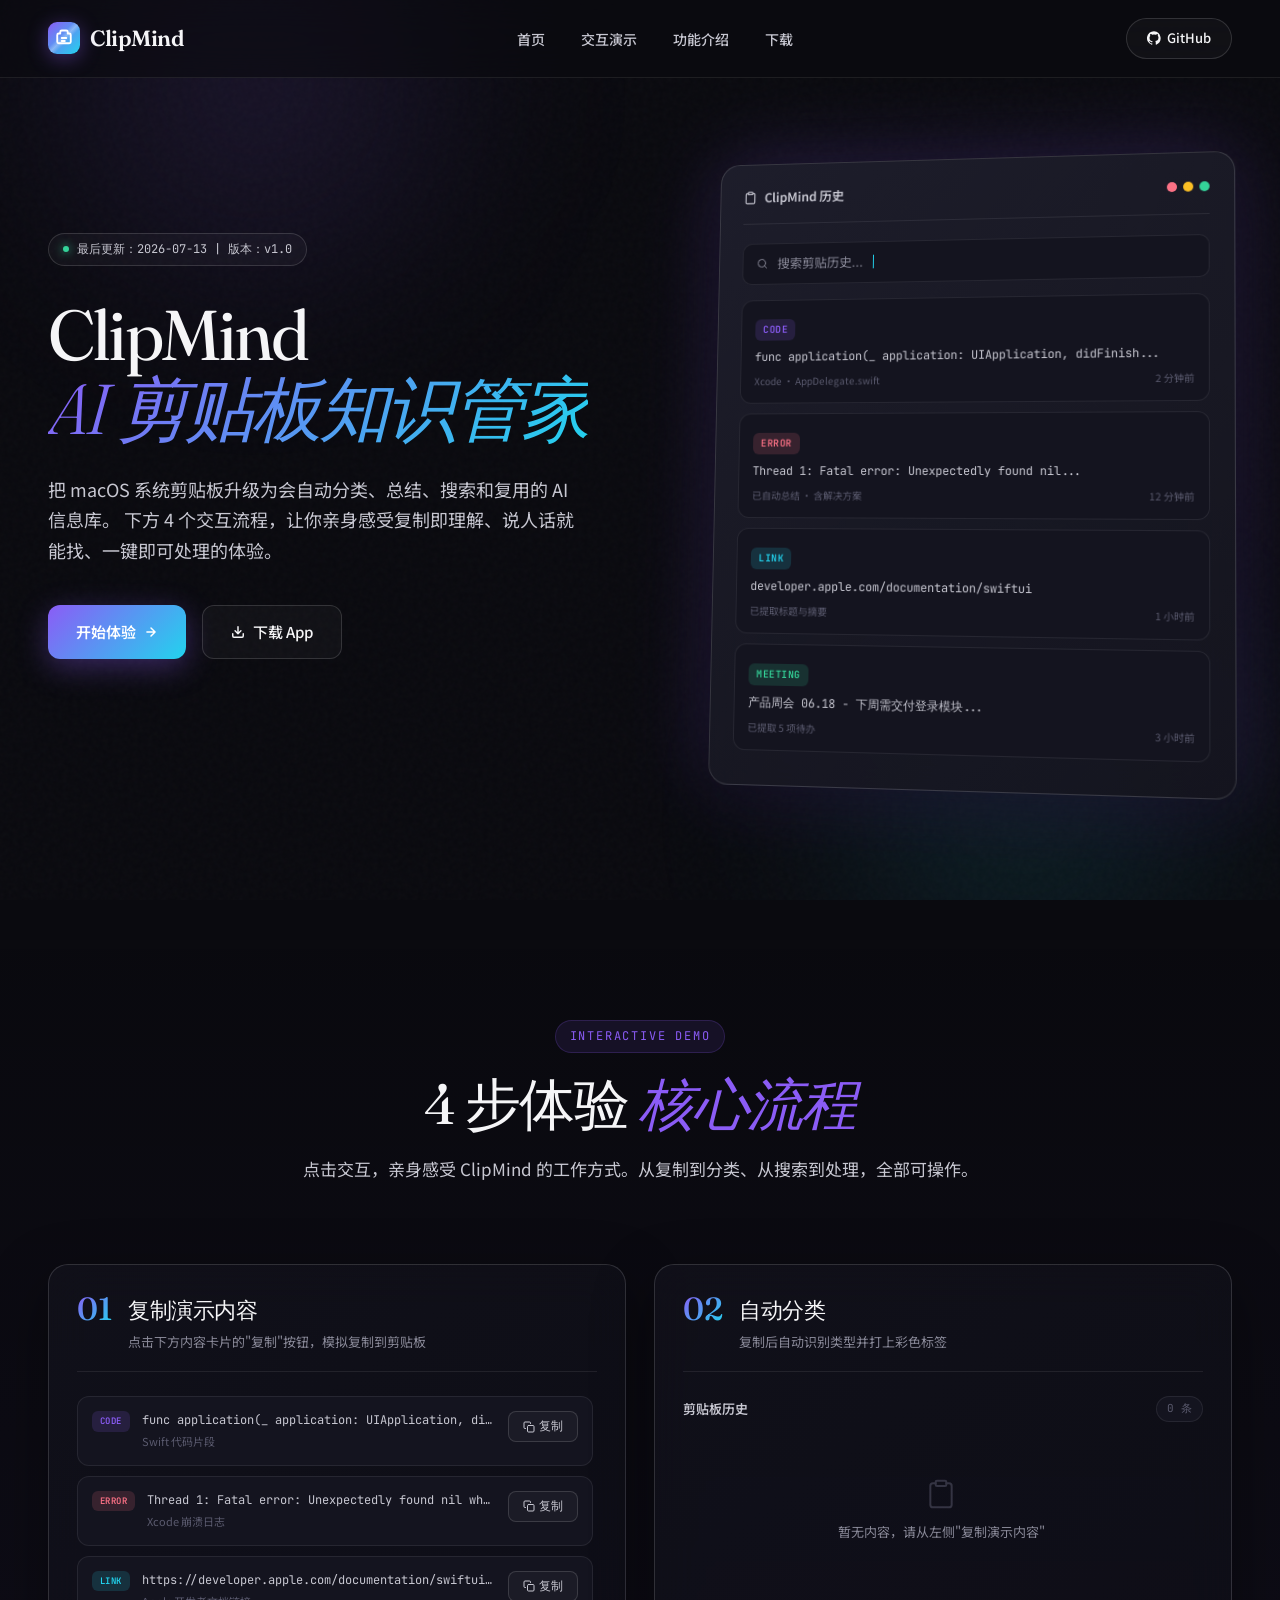
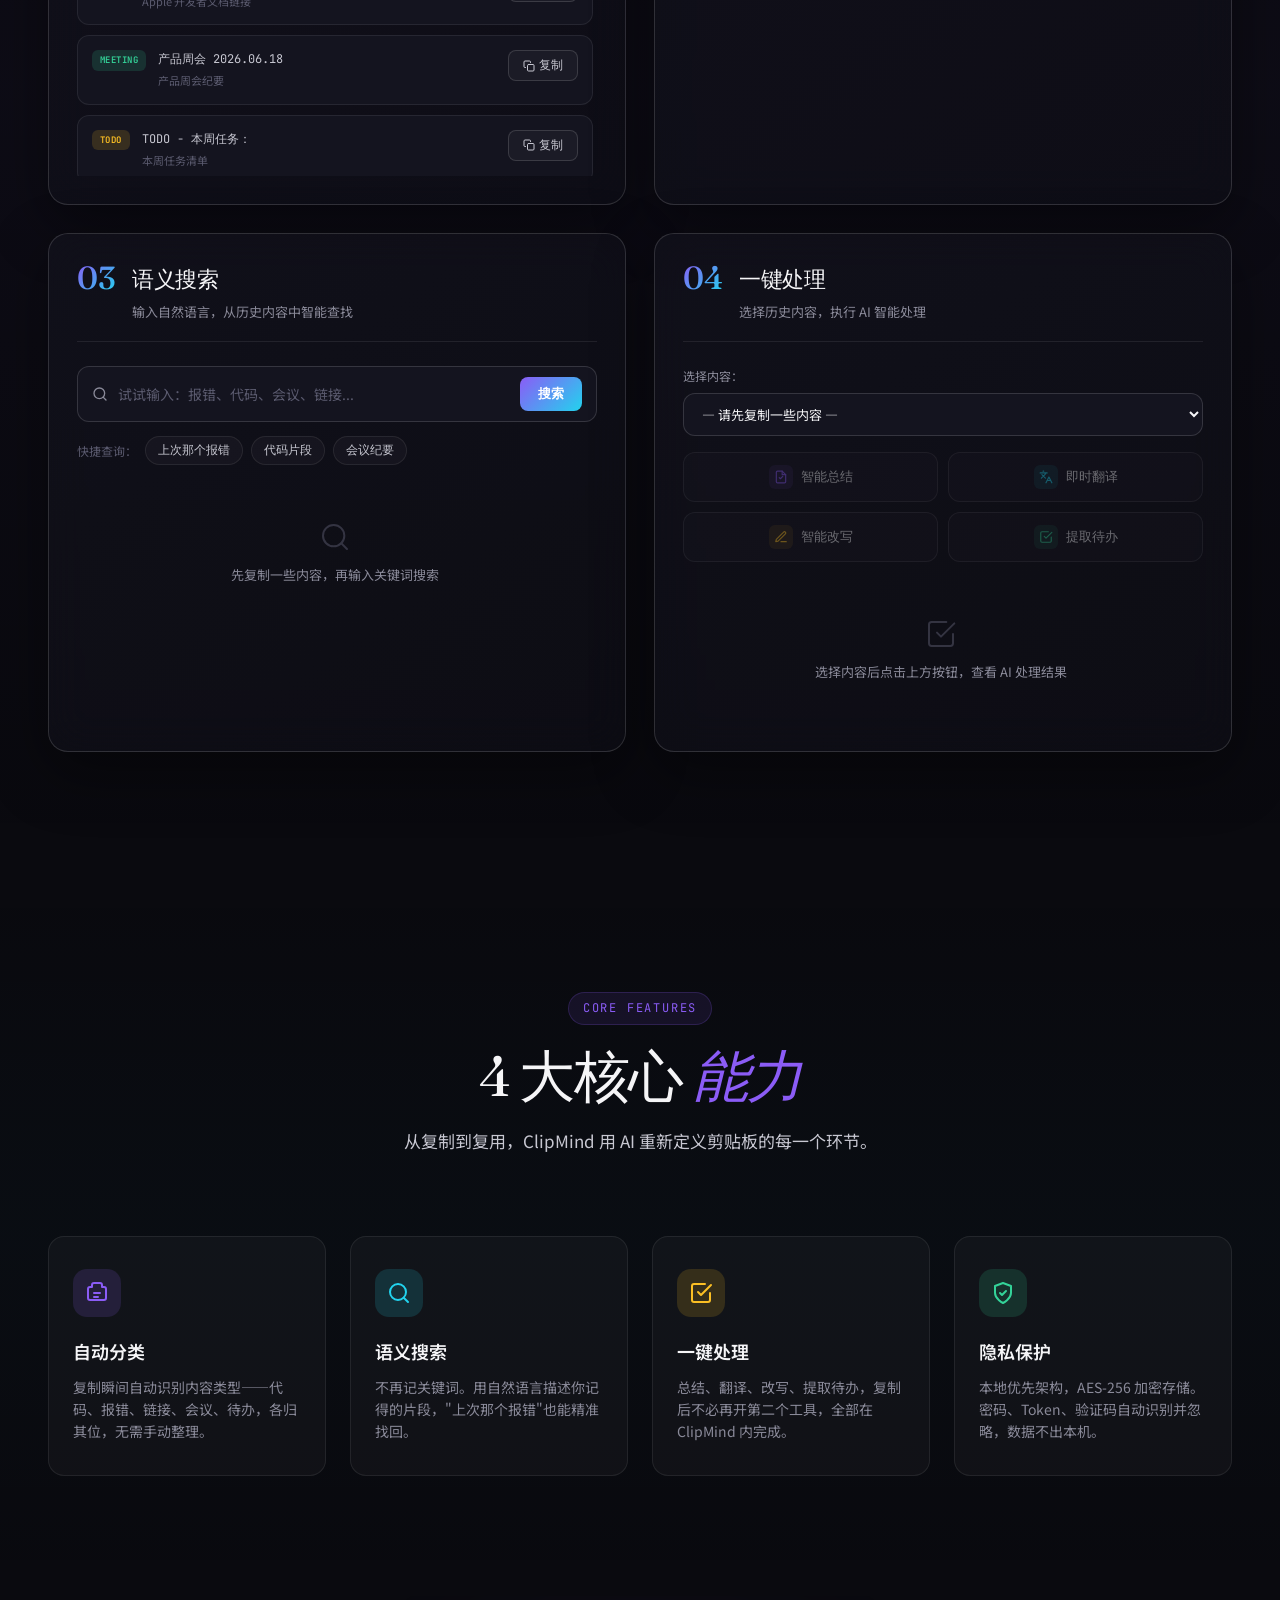
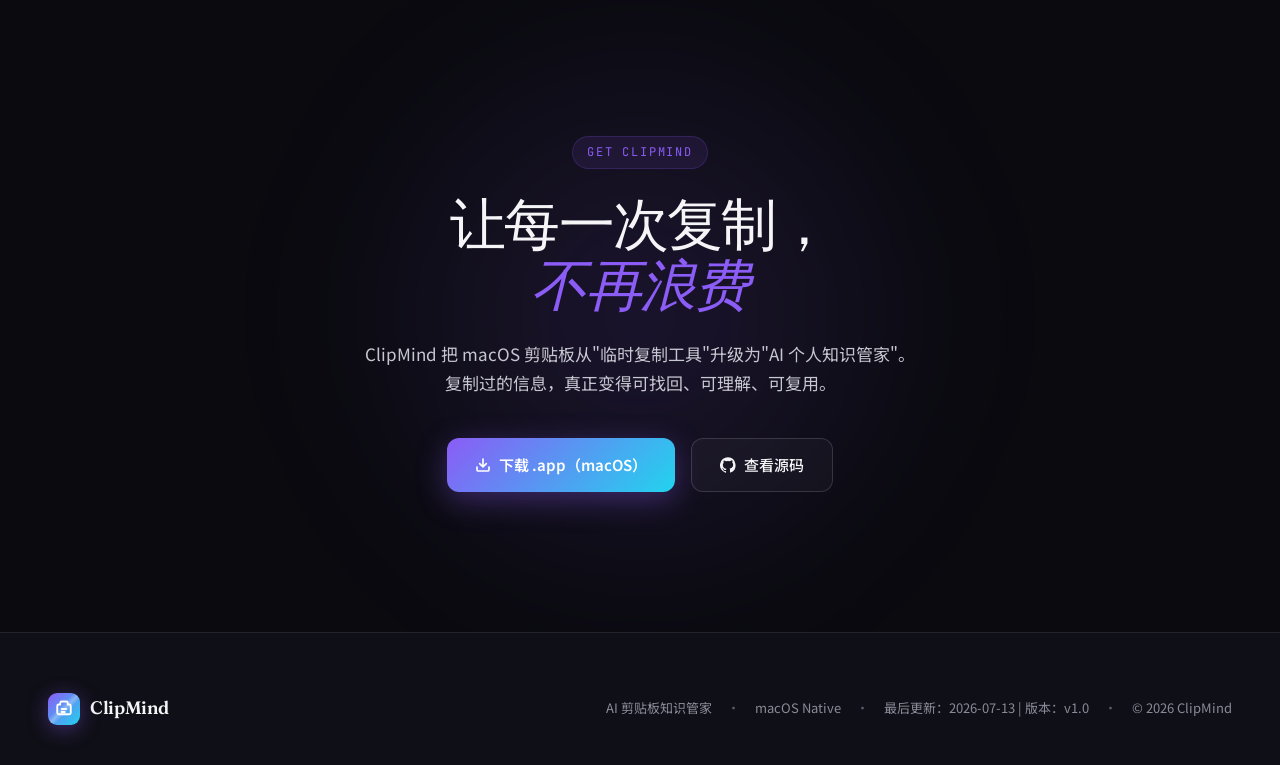
<file: docs/web/index.html>
<!DOCTYPE html>
<html lang="zh-CN">
<head>
  <meta charset="UTF-8">
  <meta name="viewport" content="width=device-width, initial-scale=1.0">
  <title>ClipMind — AI 剪贴板知识管家 | 交互预览</title>
  <meta name="description" content="ClipMind 把 macOS 系统剪贴板升级为会自动分类、总结、搜索和复用的 AI 信息库。">
  <link rel="preconnect" href="https://fonts.googleapis.com">
  <link rel="preconnect" href="https://fonts.gstatic.com" crossorigin>
  <link rel="preload" as="style" href="https://fonts.googleapis.com/css2?family=Fraunces:opsz,wght@9..144,300;9..144,400;9..144,500;9..144,600;9..144,700&family=JetBrains+Mono:wght@400;500;600&family=Noto+Sans+SC:wght@300;400;500;600;700&display=swap">
  <link href="https://fonts.googleapis.com/css2?family=Fraunces:opsz,wght@9..144,300;9..144,400;9..144,500;9..144,600;9..144,700&family=JetBrains+Mono:wght@400;500;600&family=Noto+Sans+SC:wght@300;400;500;600;700&display=swap" rel="stylesheet">
  <link rel="stylesheet" href="styles.css">
</head>
<body>
<div class="ambient-bg" aria-hidden="true"></div>
<div class="noise" aria-hidden="true"></div>

<!-- 导航栏 -->
<nav role="navigation" aria-label="主导航">
  <a href="#hero" class="logo" aria-label="ClipMind 首页">
    <div class="logo-mark" aria-hidden="true">
      <svg viewBox="0 0 24 24" fill="none" stroke="white" stroke-width="2.5" stroke-linecap="round" stroke-linejoin="round">
        <path d="M9 2h6a2 2 0 0 1 2 2v2h2a2 2 0 0 1 2 2v9a2 2 0 0 1-2 2H5a2 2 0 0 1-2-2V8a2 2 0 0 1 2-2h2V4a2 2 0 0 1 2-2z"/>
        <path d="M9 12h6M9 16h4"/>
      </svg>
    </div>
    ClipMind
  </a>
  <ul class="nav-links">
    <li><a href="#hero">首页</a></li>
    <li><a href="#demo">交互演示</a></li>
    <li><a href="#features">功能介绍</a></li>
    <li><a href="#download">下载</a></li>
  </ul>
  <a href="https://github.com/marcocpt/ClipMind" class="nav-cta" target="_blank" rel="noopener" aria-label="GitHub 仓库">
    <svg width="14" height="14" viewBox="0 0 24 24" fill="currentColor" aria-hidden="true"><path d="M12 .3a12 12 0 0 0-3.8 23.4c.6.1.8-.3.8-.6v-2c-3.3.7-4-1.6-4-1.6-.6-1.4-1.4-1.8-1.4-1.8-1.1-.7.1-.7.1-.7 1.2.1 1.9 1.2 1.9 1.2 1 1.8 2.8 1.3 3.5 1 .1-.8.4-1.3.7-1.6-2.7-.3-5.5-1.3-5.5-6 0-1.2.5-2.3 1.3-3.1-.2-.4-.6-1.6.1-3.2 0 0 1-.3 3.3 1.2a11.5 11.5 0 0 1 6 0C17.3 4.7 18.3 5 18.3 5c.7 1.6.3 2.8.1 3.2.8.8 1.3 1.9 1.3 3.1 0 4.6-2.8 5.7-5.5 6 .4.4.8 1.1.8 2.2v3.3c0 .3.2.7.8.6A12 12 0 0 0 12 .3"/></svg>
    GitHub
  </a>
</nav>

<!-- Hero 区域 -->
<header id="hero" class="hero">
  <div class="hero-content">
    <div class="hero-text">
      <div class="hero-badge">
        <span class="dot" aria-hidden="true"></span>
        最后更新：2026-07-13 | 版本：v1.0
      </div>
      <h1>
        ClipMind<br>
        <span class="accent">AI 剪贴板知识管家</span>
      </h1>
      <p class="lead">
        把 macOS 系统剪贴板升级为会自动分类、总结、搜索和复用的 AI 信息库。
        下方 4 个交互流程，让你亲身感受复制即理解、说人话就能找、一键即可处理的体验。
      </p>
      <div class="hero-actions">
        <a href="#demo" class="btn-primary">
          开始体验
          <svg width="14" height="14" viewBox="0 0 24 24" fill="none" stroke="currentColor" stroke-width="2.5" stroke-linecap="round" stroke-linejoin="round" aria-hidden="true"><path d="M5 12h14M12 5l7 7-7 7"/></svg>
        </a>
        <a href="#download" class="btn-ghost">
          <svg width="14" height="14" viewBox="0 0 24 24" fill="none" stroke="currentColor" stroke-width="2.5" stroke-linecap="round" stroke-linejoin="round" aria-hidden="true"><path d="M21 15v4a2 2 0 0 1-2 2H5a2 2 0 0 1-2-2v-4M7 10l5 5 5-5M12 15V3"/></svg>
          下载 App
        </a>
      </div>
    </div>
    <div class="hero-visual" aria-hidden="true">
      <div class="clipboard-mock">
        <div class="mock-header">
          <div class="mock-title">
            <svg width="14" height="14" viewBox="0 0 24 24" fill="none" stroke="currentColor" stroke-width="2" stroke-linecap="round" stroke-linejoin="round"><rect x="8" y="2" width="8" height="4" rx="1"/><path d="M16 4h2a2 2 0 0 1 2 2v14a2 2 0 0 1-2 2H6a2 2 0 0 1-2-2V6a2 2 0 0 1 2-2h2"/></svg>
            ClipMind 历史
          </div>
          <div class="mock-dots">
            <span style="background:#fb7185"></span>
            <span style="background:#fbbf24"></span>
            <span style="background:#34d399"></span>
          </div>
        </div>
        <div class="mock-search">
          <svg width="12" height="12" viewBox="0 0 24 24" fill="none" stroke="currentColor" stroke-width="2" stroke-linecap="round" stroke-linejoin="round"><circle cx="11" cy="11" r="8"/><path d="m21 21-4.3-4.3"/></svg>
          搜索剪贴历史...
          <span class="cursor"></span>
        </div>
        <div class="clip-item">
          <span class="tag tag-code">CODE</span>
          <div class="content">func application(_ application: UIApplication, didFinish...</div>
          <div class="meta"><span>Xcode · AppDelegate.swift</span><span>2 分钟前</span></div>
        </div>
        <div class="clip-item">
          <span class="tag tag-error">ERROR</span>
          <div class="content">Thread 1: Fatal error: Unexpectedly found nil...</div>
          <div class="meta"><span>已自动总结 · 含解决方案</span><span>12 分钟前</span></div>
        </div>
        <div class="clip-item">
          <span class="tag tag-link">LINK</span>
          <div class="content">developer.apple.com/documentation/swiftui</div>
          <div class="meta"><span>已提取标题与摘要</span><span>1 小时前</span></div>
        </div>
        <div class="clip-item">
          <span class="tag tag-meeting">MEETING</span>
          <div class="content">产品周会 06.18 - 下周需交付登录模块...</div>
          <div class="meta"><span>已提取 5 项待办</span><span>3 小时前</span></div>
        </div>
      </div>
    </div>
  </div>
</header>

<!-- 交互演示区域 -->
<section id="demo" class="demo-section">
  <div class="section-header reveal">
    <div class="section-label">INTERACTIVE DEMO</div>
    <h2 class="section-title">4 步体验 <span class="italic">核心流程</span></h2>
    <p class="section-subtitle">
      点击交互，亲身感受 ClipMind 的工作方式。从复制到分类、从搜索到处理，全部可操作。
    </p>
  </div>

  <div class="demo-grid">
    <!-- 流程 1：复制演示内容 -->
    <article class="demo-card" id="card-copy" aria-labelledby="copy-title">
      <div class="card-header">
        <span class="card-number">01</span>
        <div>
          <h3 id="copy-title">复制演示内容</h3>
          <p class="card-desc">点击下方内容卡片的"复制"按钮，模拟复制到剪贴板</p>
        </div>
      </div>
      <div class="card-body">
        <div class="example-list" id="example-list" role="list">
          <!-- 示例内容由 JS 动态渲染 -->
        </div>
      </div>
    </article>

    <!-- 流程 2：自动分类 -->
    <article class="demo-card" id="card-classify" aria-labelledby="classify-title">
      <div class="card-header">
        <span class="card-number">02</span>
        <div>
          <h3 id="classify-title">自动分类</h3>
          <p class="card-desc">复制后自动识别类型并打上彩色标签</p>
        </div>
      </div>
      <div class="card-body">
        <div class="history-header">
          <span class="history-title-text">剪贴板历史</span>
          <span class="history-count" id="history-count">0 条</span>
        </div>
        <div class="history-list" id="history-list" role="list" aria-live="polite">
          <div class="empty-state" id="empty-history">
            <svg width="32" height="32" viewBox="0 0 24 24" fill="none" stroke="currentColor" stroke-width="1.5" stroke-linecap="round" stroke-linejoin="round"><rect x="8" y="2" width="8" height="4" rx="1"/><path d="M16 4h2a2 2 0 0 1 2 2v14a2 2 0 0 1-2 2H6a2 2 0 0 1-2-2V6a2 2 0 0 1 2-2h2"/></svg>
            <p>暂无内容，请从左侧"复制演示内容"</p>
          </div>
        </div>
      </div>
    </article>

    <!-- 流程 3：语义搜索 -->
    <article class="demo-card" id="card-search" aria-labelledby="search-title">
      <div class="card-header">
        <span class="card-number">03</span>
        <div>
          <h3 id="search-title">语义搜索</h3>
          <p class="card-desc">输入自然语言，从历史内容中智能查找</p>
        </div>
      </div>
      <div class="card-body">
        <div class="search-box">
          <svg width="16" height="16" viewBox="0 0 24 24" fill="none" stroke="currentColor" stroke-width="2" stroke-linecap="round" stroke-linejoin="round" aria-hidden="true"><circle cx="11" cy="11" r="8"/><path d="m21 21-4.3-4.3"/></svg>
          <input type="text" id="search-input" placeholder="试试输入：报错、代码、会议、链接..." aria-label="搜索输入框">
          <button id="search-btn" class="btn-small" aria-label="执行搜索">搜索</button>
        </div>
        <div class="search-suggestions">
          <span>快捷查询：</span>
          <button class="suggestion-chip" data-query="上次那个报错">上次那个报错</button>
          <button class="suggestion-chip" data-query="代码片段">代码片段</button>
          <button class="suggestion-chip" data-query="会议纪要">会议纪要</button>
        </div>
        <div class="search-results" id="search-results" aria-live="polite">
          <div class="empty-state">
            <svg width="32" height="32" viewBox="0 0 24 24" fill="none" stroke="currentColor" stroke-width="1.5" stroke-linecap="round" stroke-linejoin="round"><circle cx="11" cy="11" r="8"/><path d="m21 21-4.3-4.3"/></svg>
            <p>先复制一些内容，再输入关键词搜索</p>
          </div>
        </div>
      </div>
    </article>

    <!-- 流程 4：一键处理 -->
    <article class="demo-card" id="card-process" aria-labelledby="process-title">
      <div class="card-header">
        <span class="card-number">04</span>
        <div>
          <h3 id="process-title">一键处理</h3>
          <p class="card-desc">选择历史内容，执行 AI 智能处理</p>
        </div>
      </div>
      <div class="card-body">
        <div class="process-selector">
          <label for="process-select" class="selector-label">选择内容：</label>
          <select id="process-select" aria-label="选择要处理的内容">
            <option value="">— 请先复制一些内容 —</option>
          </select>
        </div>
        <div class="process-buttons" role="group" aria-label="AI 处理操作">
          <button class="process-btn" data-action="summarize" disabled>
            <span class="btn-icon v" aria-hidden="true">
              <svg width="14" height="14" viewBox="0 0 24 24" fill="none" stroke="currentColor" stroke-width="2" stroke-linecap="round" stroke-linejoin="round"><path d="M14 2H6a2 2 0 0 0-2 2v16a2 2 0 0 0 2 2h12a2 2 0 0 0 2-2V8z"/><path d="M14 2v6h6M9 13l2 2 4-4"/></svg>
            </span>
            智能总结
          </button>
          <button class="process-btn" data-action="translate" disabled>
            <span class="btn-icon c" aria-hidden="true">
              <svg width="14" height="14" viewBox="0 0 24 24" fill="none" stroke="currentColor" stroke-width="2" stroke-linecap="round" stroke-linejoin="round"><path d="m5 8 6 6M4 14l6-6 2-3M2 5h12M7 2h1M22 22l-5-10-5 10M14 18h6"/></svg>
            </span>
            即时翻译
          </button>
          <button class="process-btn" data-action="rewrite" disabled>
            <span class="btn-icon a" aria-hidden="true">
              <svg width="14" height="14" viewBox="0 0 24 24" fill="none" stroke="currentColor" stroke-width="2" stroke-linecap="round" stroke-linejoin="round"><path d="M12 20h9M16.5 3.5a2.121 2.121 0 0 1 3 3L7 19l-4 1 1-4L16.5 3.5z"/></svg>
            </span>
            智能改写
          </button>
          <button class="process-btn" data-action="extract" disabled>
            <span class="btn-icon e" aria-hidden="true">
              <svg width="14" height="14" viewBox="0 0 24 24" fill="none" stroke="currentColor" stroke-width="2" stroke-linecap="round" stroke-linejoin="round"><path d="M9 11l3 3L22 4"/><path d="M21 12v7a2 2 0 0 1-2 2H5a2 2 0 0 1-2-2V5a2 2 0 0 1 2-2h11"/></svg>
            </span>
            提取待办
          </button>
        </div>
        <div class="process-result" id="process-result" aria-live="polite">
          <div class="empty-state">
            <svg width="32" height="32" viewBox="0 0 24 24" fill="none" stroke="currentColor" stroke-width="1.5" stroke-linecap="round" stroke-linejoin="round"><path d="M9 11l3 3L22 4"/><path d="M21 12v7a2 2 0 0 1-2 2H5a2 2 0 0 1-2-2V5a2 2 0 0 1 2-2h11"/></svg>
            <p>选择内容后点击上方按钮，查看 AI 处理结果</p>
          </div>
        </div>
      </div>
    </article>
  </div>
</section>

<!-- 功能介绍区域 -->
<section id="features" class="features-section">
  <div class="section-header reveal">
    <div class="section-label">CORE FEATURES</div>
    <h2 class="section-title">4 大核心 <span class="italic">能力</span></h2>
    <p class="section-subtitle">
      从复制到复用，ClipMind 用 AI 重新定义剪贴板的每一个环节。
    </p>
  </div>

  <div class="features-grid">
    <div class="feature-card reveal">
      <div class="feature-icon v" aria-hidden="true">
        <svg width="24" height="24" viewBox="0 0 24 24" fill="none" stroke="currentColor" stroke-width="2" stroke-linecap="round" stroke-linejoin="round"><path d="M9 2h6a2 2 0 0 1 2 2v2h2a2 2 0 0 1 2 2v9a2 2 0 0 1-2 2H5a2 2 0 0 1-2-2V8a2 2 0 0 1 2-2h2V4a2 2 0 0 1 2-2z"/><path d="M9 12h6M9 16h4"/></svg>
      </div>
      <h3>自动分类</h3>
      <p>复制瞬间自动识别内容类型——代码、报错、链接、会议、待办，各归其位，无需手动整理。</p>
    </div>
    <div class="feature-card reveal">
      <div class="feature-icon c" aria-hidden="true">
        <svg width="24" height="24" viewBox="0 0 24 24" fill="none" stroke="currentColor" stroke-width="2" stroke-linecap="round" stroke-linejoin="round"><circle cx="11" cy="11" r="8"/><path d="m21 21-4.3-4.3"/></svg>
      </div>
      <h3>语义搜索</h3>
      <p>不再记关键词。用自然语言描述你记得的片段，"上次那个报错"也能精准找回。</p>
    </div>
    <div class="feature-card reveal">
      <div class="feature-icon a" aria-hidden="true">
        <svg width="24" height="24" viewBox="0 0 24 24" fill="none" stroke="currentColor" stroke-width="2" stroke-linecap="round" stroke-linejoin="round"><path d="M9 11l3 3L22 4"/><path d="M21 12v7a2 2 0 0 1-2 2H5a2 2 0 0 1-2-2V5a2 2 0 0 1 2-2h11"/></svg>
      </div>
      <h3>一键处理</h3>
      <p>总结、翻译、改写、提取待办，复制后不必再开第二个工具，全部在 ClipMind 内完成。</p>
    </div>
    <div class="feature-card reveal">
      <div class="feature-icon e" aria-hidden="true">
        <svg width="24" height="24" viewBox="0 0 24 24" fill="none" stroke="currentColor" stroke-width="2" stroke-linecap="round" stroke-linejoin="round"><path d="M12 22s8-4 8-10V5l-8-3-8 3v7c0 6 8 10 8 10z"/><path d="M9 12l2 2 4-4"/></svg>
      </div>
      <h3>隐私保护</h3>
      <p>本地优先架构，AES-256 加密存储。密码、Token、验证码自动识别并忽略，数据不出本机。</p>
    </div>
  </div>
</section>

<!-- 下载区域 -->
<section id="download" class="download-section">
  <div class="download-content reveal">
    <div class="section-label">GET CLIPMIND</div>
    <h2 class="section-title">让每一次复制，<br><span class="italic">不再浪费</span></h2>
    <p class="section-subtitle">
      ClipMind 把 macOS 剪贴板从"临时复制工具"升级为"AI 个人知识管家"。<br>
      复制过的信息，真正变得可找回、可理解、可复用。
    </p>
    <div class="download-actions">
      <a href="https://github.com/marcocpt/ClipMind/releases" class="btn-primary" target="_blank" rel="noopener" aria-label="下载 ClipMind App">
        <svg width="16" height="16" viewBox="0 0 24 24" fill="none" stroke="currentColor" stroke-width="2.5" stroke-linecap="round" stroke-linejoin="round" aria-hidden="true"><path d="M21 15v4a2 2 0 0 1-2 2H5a2 2 0 0 1-2-2v-4M7 10l5 5 5-5M12 15V3"/></svg>
        下载 .app（macOS）
      </a>
      <a href="https://github.com/marcocpt/ClipMind" class="btn-ghost" target="_blank" rel="noopener" aria-label="GitHub 仓库">
        <svg width="16" height="16" viewBox="0 0 24 24" fill="currentColor" aria-hidden="true"><path d="M12 .3a12 12 0 0 0-3.8 23.4c.6.1.8-.3.8-.6v-2c-3.3.7-4-1.6-4-1.6-.6-1.4-1.4-1.8-1.4-1.8-1.1-.7.1-.7.1-.7 1.2.1 1.9 1.2 1.9 1.2 1 1.8 2.8 1.3 3.5 1 .1-.8.4-1.3.7-1.6-2.7-.3-5.5-1.3-5.5-6 0-1.2.5-2.3 1.3-3.1-.2-.4-.6-1.6.1-3.2 0 0 1-.3 3.3 1.2a11.5 11.5 0 0 1 6 0C17.3 4.7 18.3 5 18.3 5c.7 1.6.3 2.8.1 3.2.8.8 1.3 1.9 1.3 3.1 0 4.6-2.8 5.7-5.5 6 .4.4.8 1.1.8 2.2v3.3c0 .3.2.7.8.6A12 12 0 0 0 12 .3"/></svg>
        查看源码
      </a>
    </div>
  </div>
</section>

<!-- Footer -->
<footer>
  <div class="footer-content">
    <div class="footer-brand">
      <div class="logo">
        <div class="logo-mark" aria-hidden="true">
          <svg viewBox="0 0 24 24" fill="none" stroke="white" stroke-width="2.5" stroke-linecap="round" stroke-linejoin="round">
            <path d="M9 2h6a2 2 0 0 1 2 2v2h2a2 2 0 0 1 2 2v9a2 2 0 0 1-2 2H5a2 2 0 0 1-2-2V8a2 2 0 0 1 2-2h2V4a2 2 0 0 1 2-2z"/>
            <path d="M9 12h6M9 16h4"/>
          </svg>
        </div>
        ClipMind
      </div>
    </div>
    <div class="footer-meta">
      AI 剪贴板知识管家
      <span class="sep">·</span>
      macOS Native
      <span class="sep">·</span>
      最后更新：2026-07-13 | 版本：v1.0
      <span class="sep">·</span>
      © 2026 ClipMind
    </div>
  </div>
</footer>

<!-- Toast 容器 -->
<div class="toast-container" id="toast-container" role="alert" aria-live="assertive"></div>

<script src="script.js"></script>
</body>
</html>
</file>
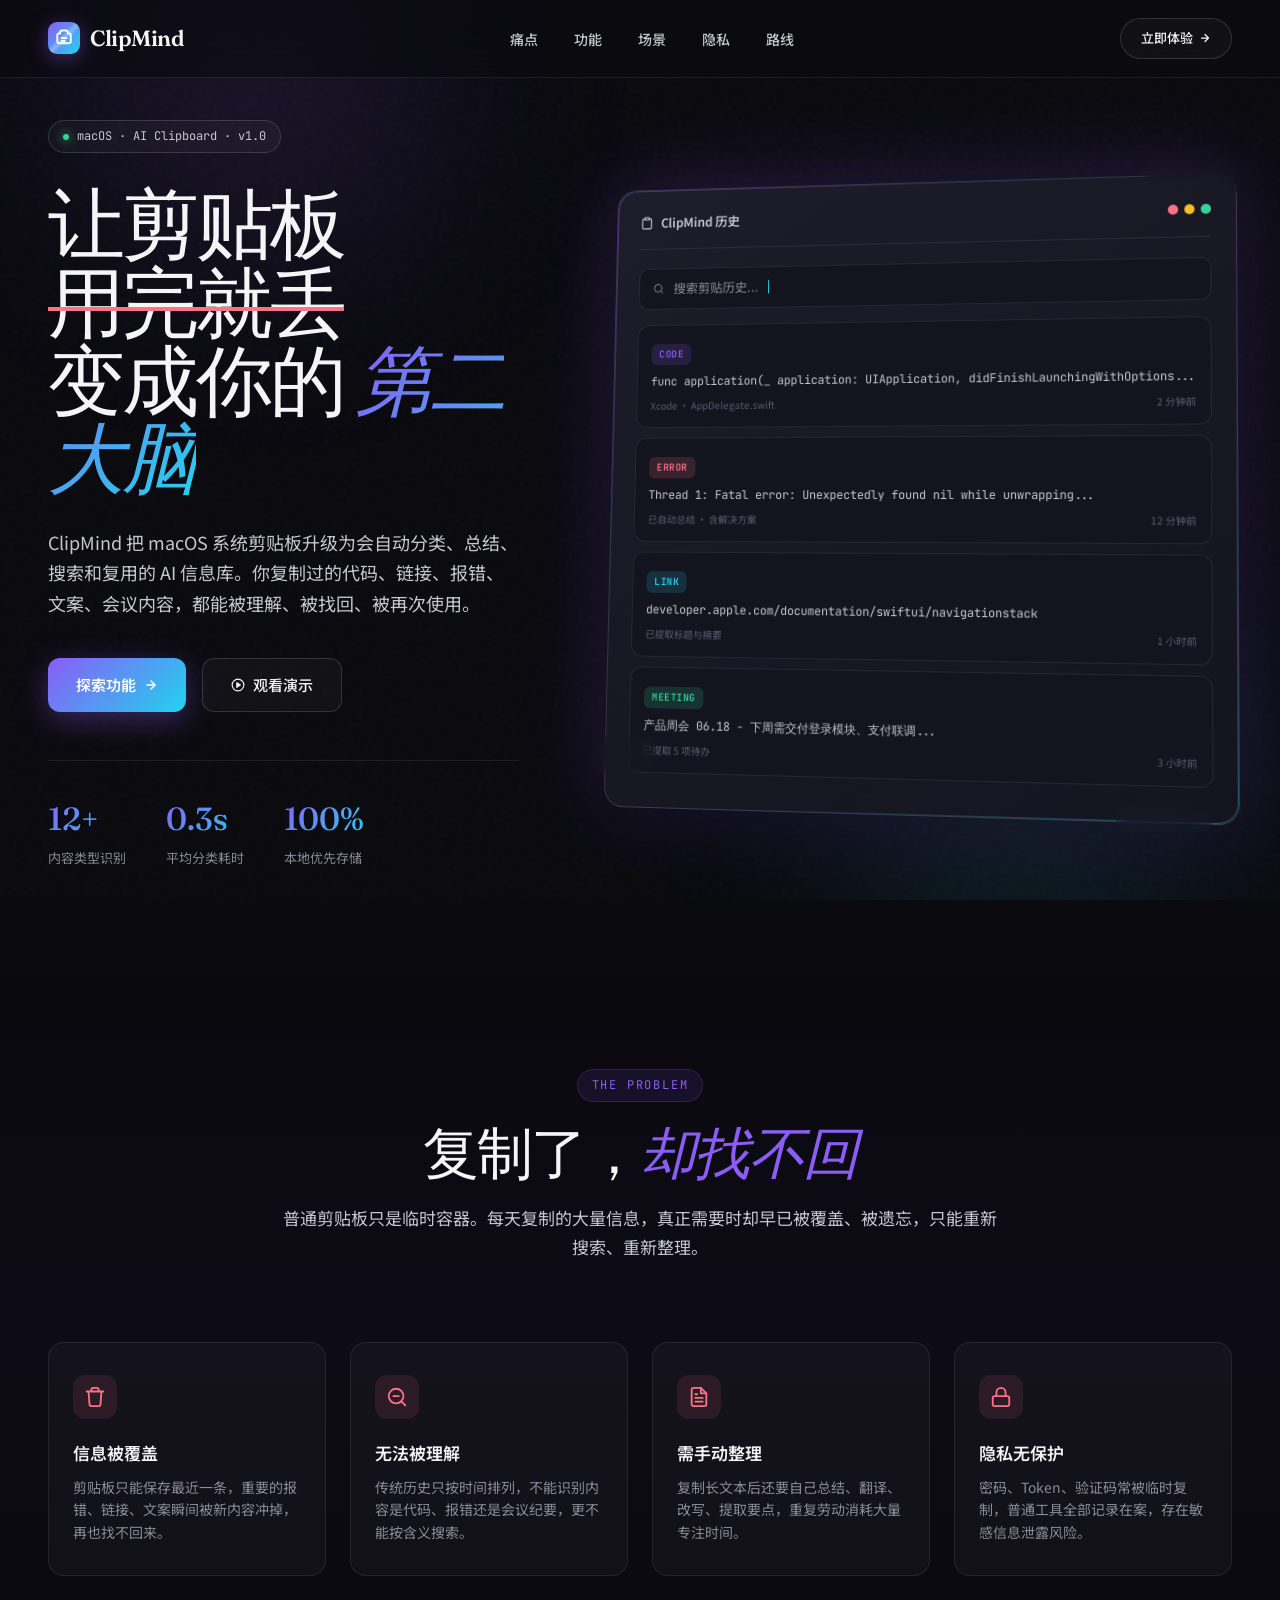
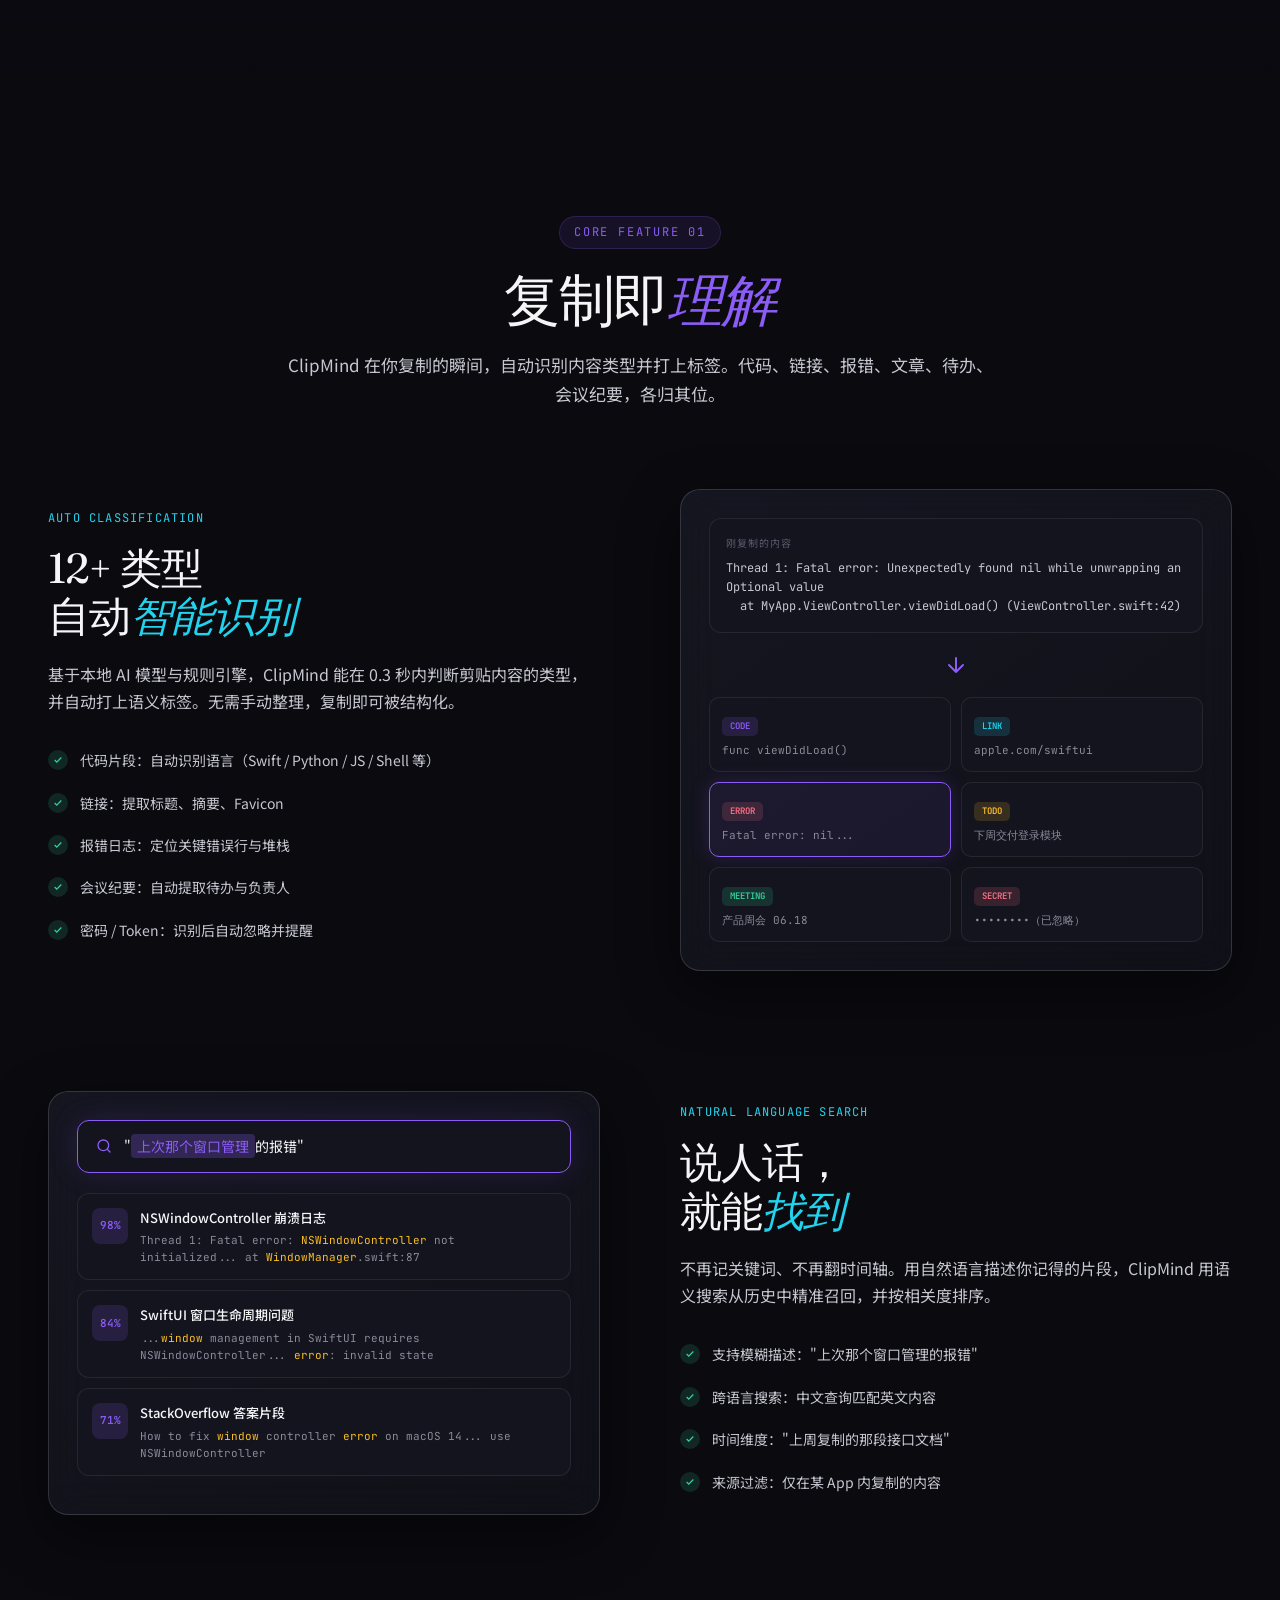
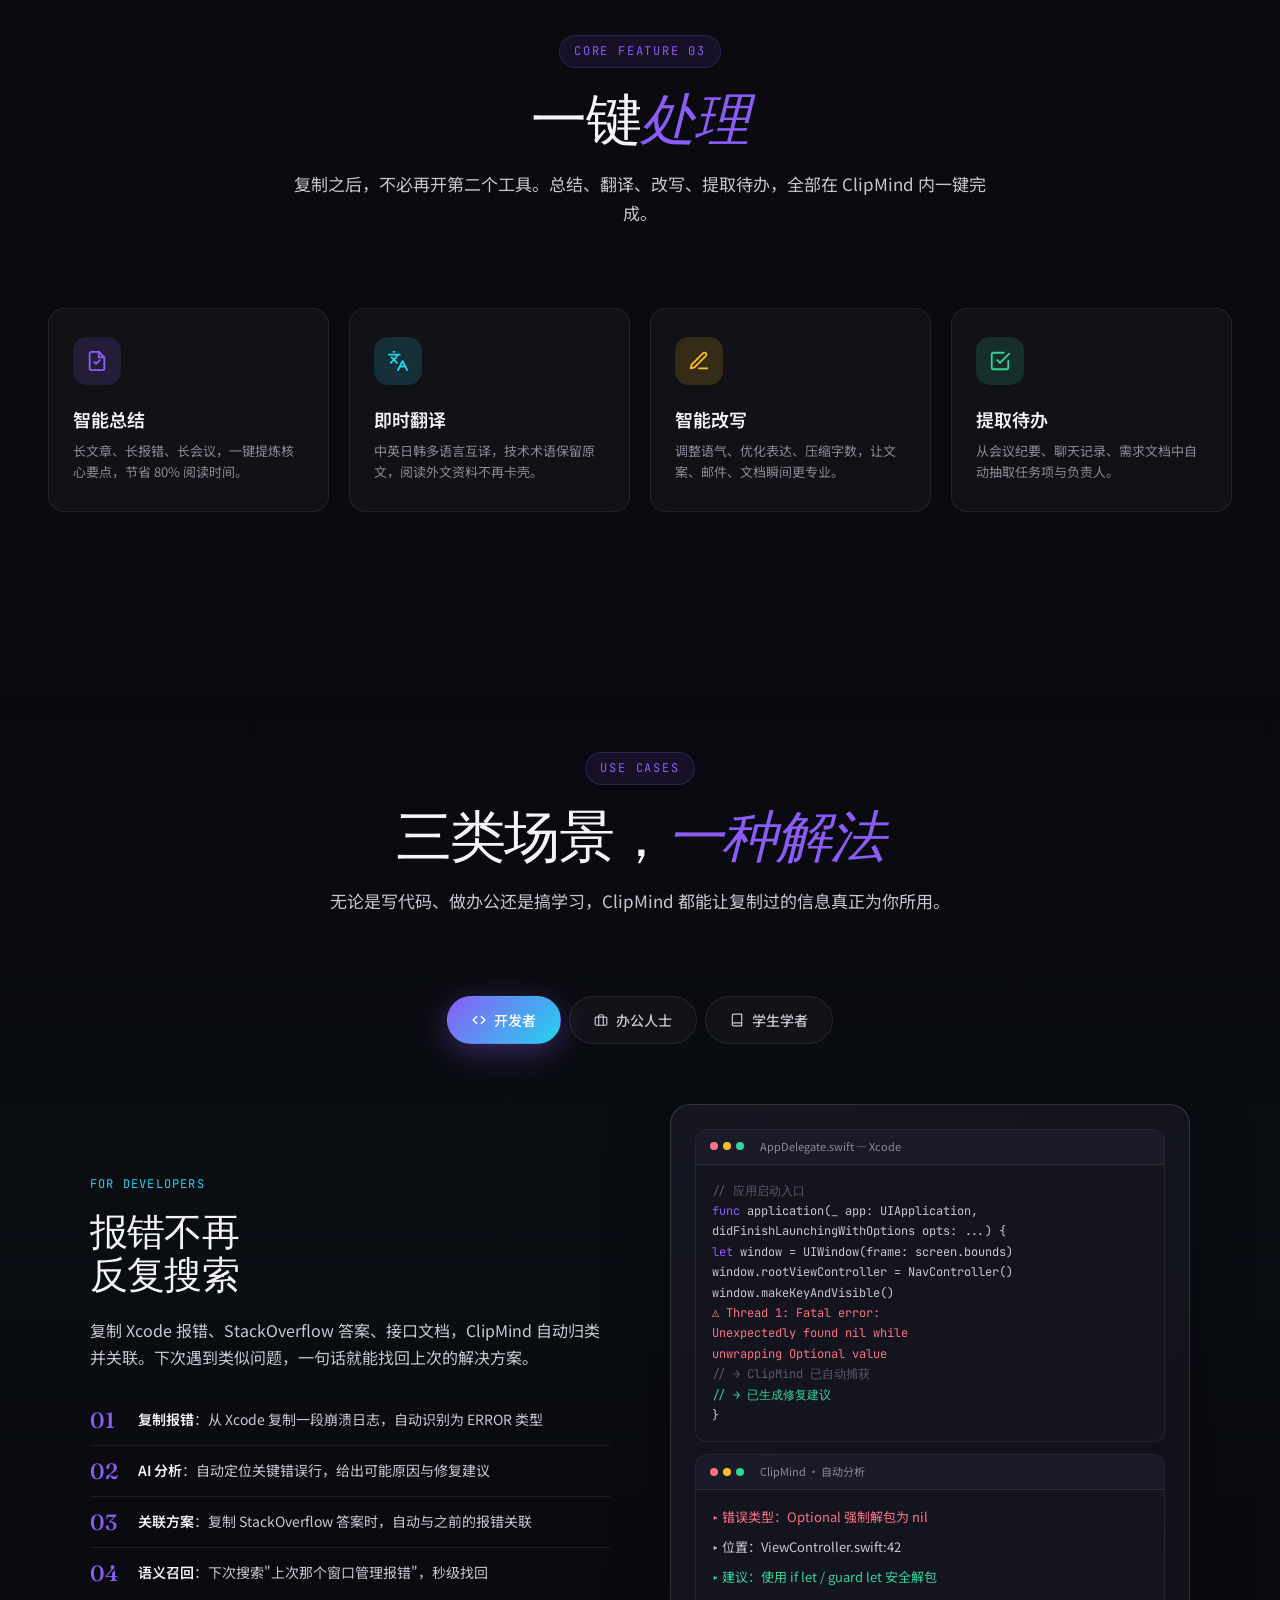
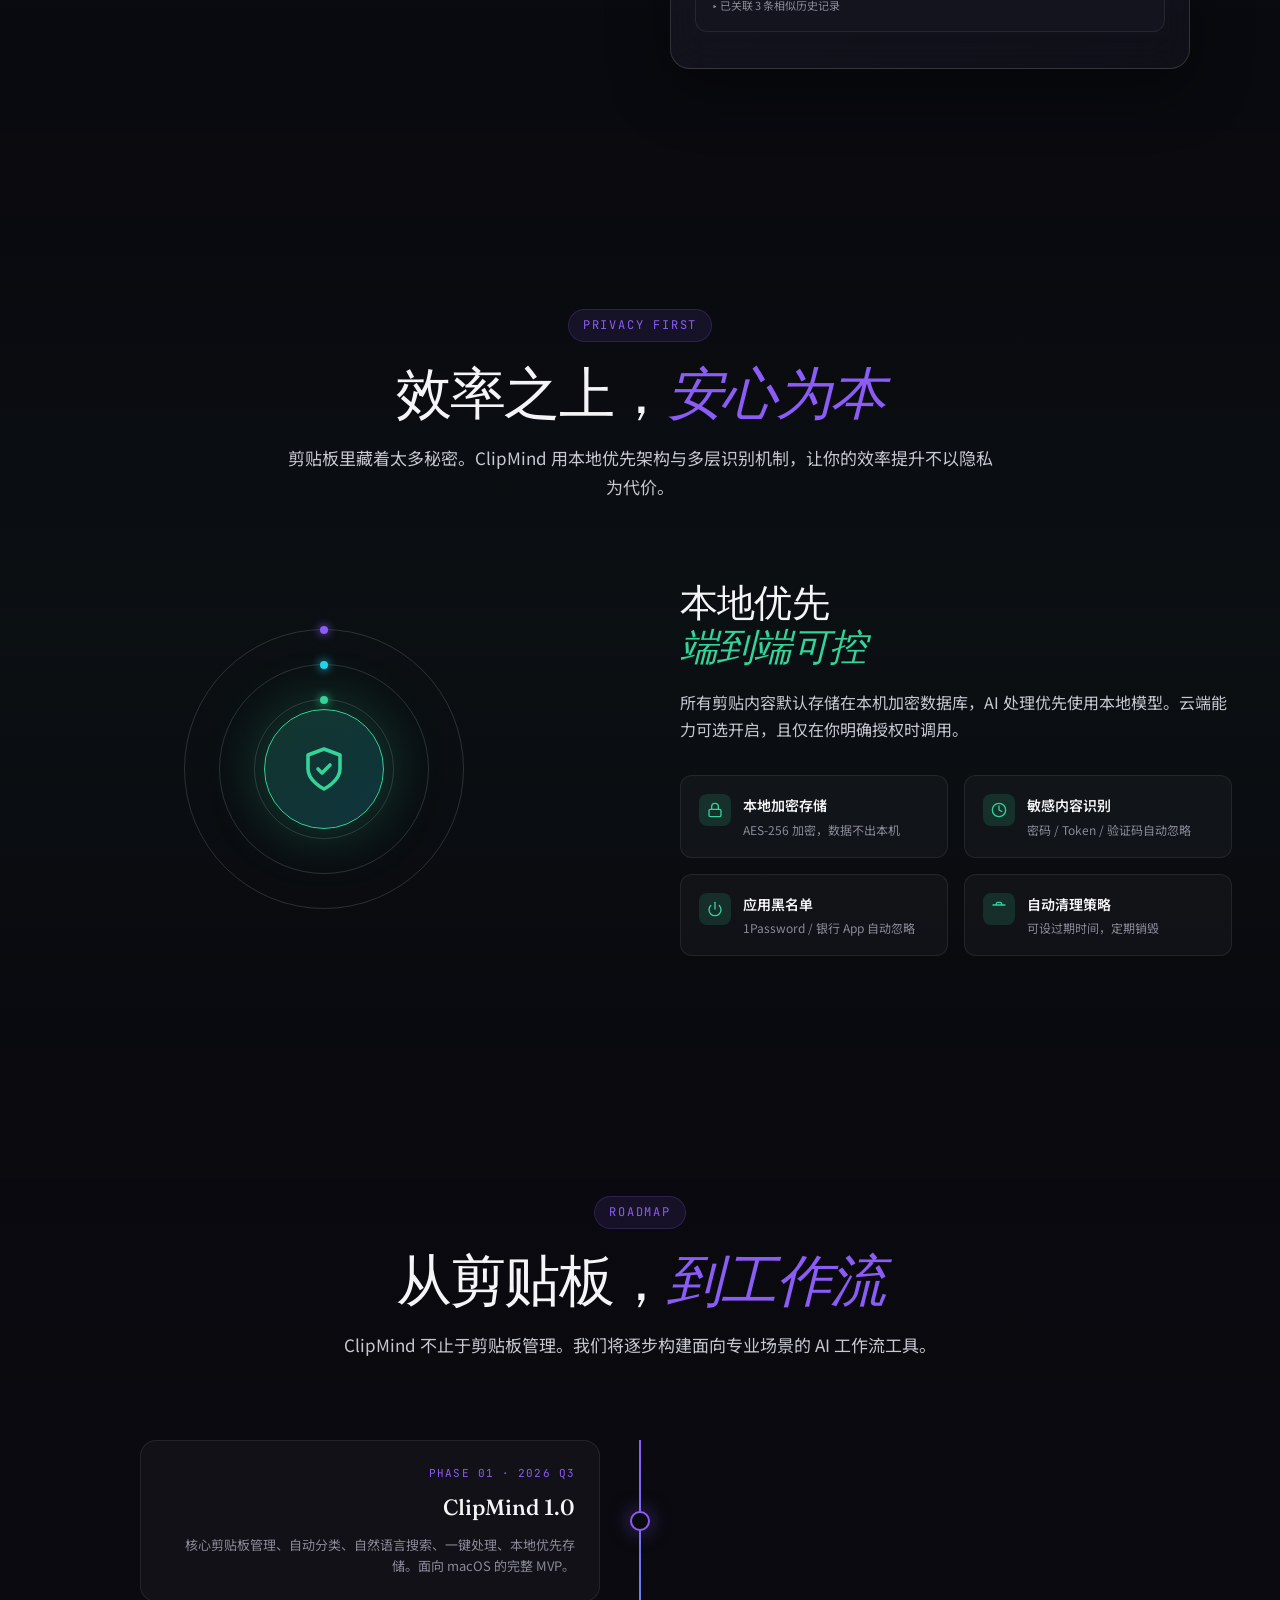
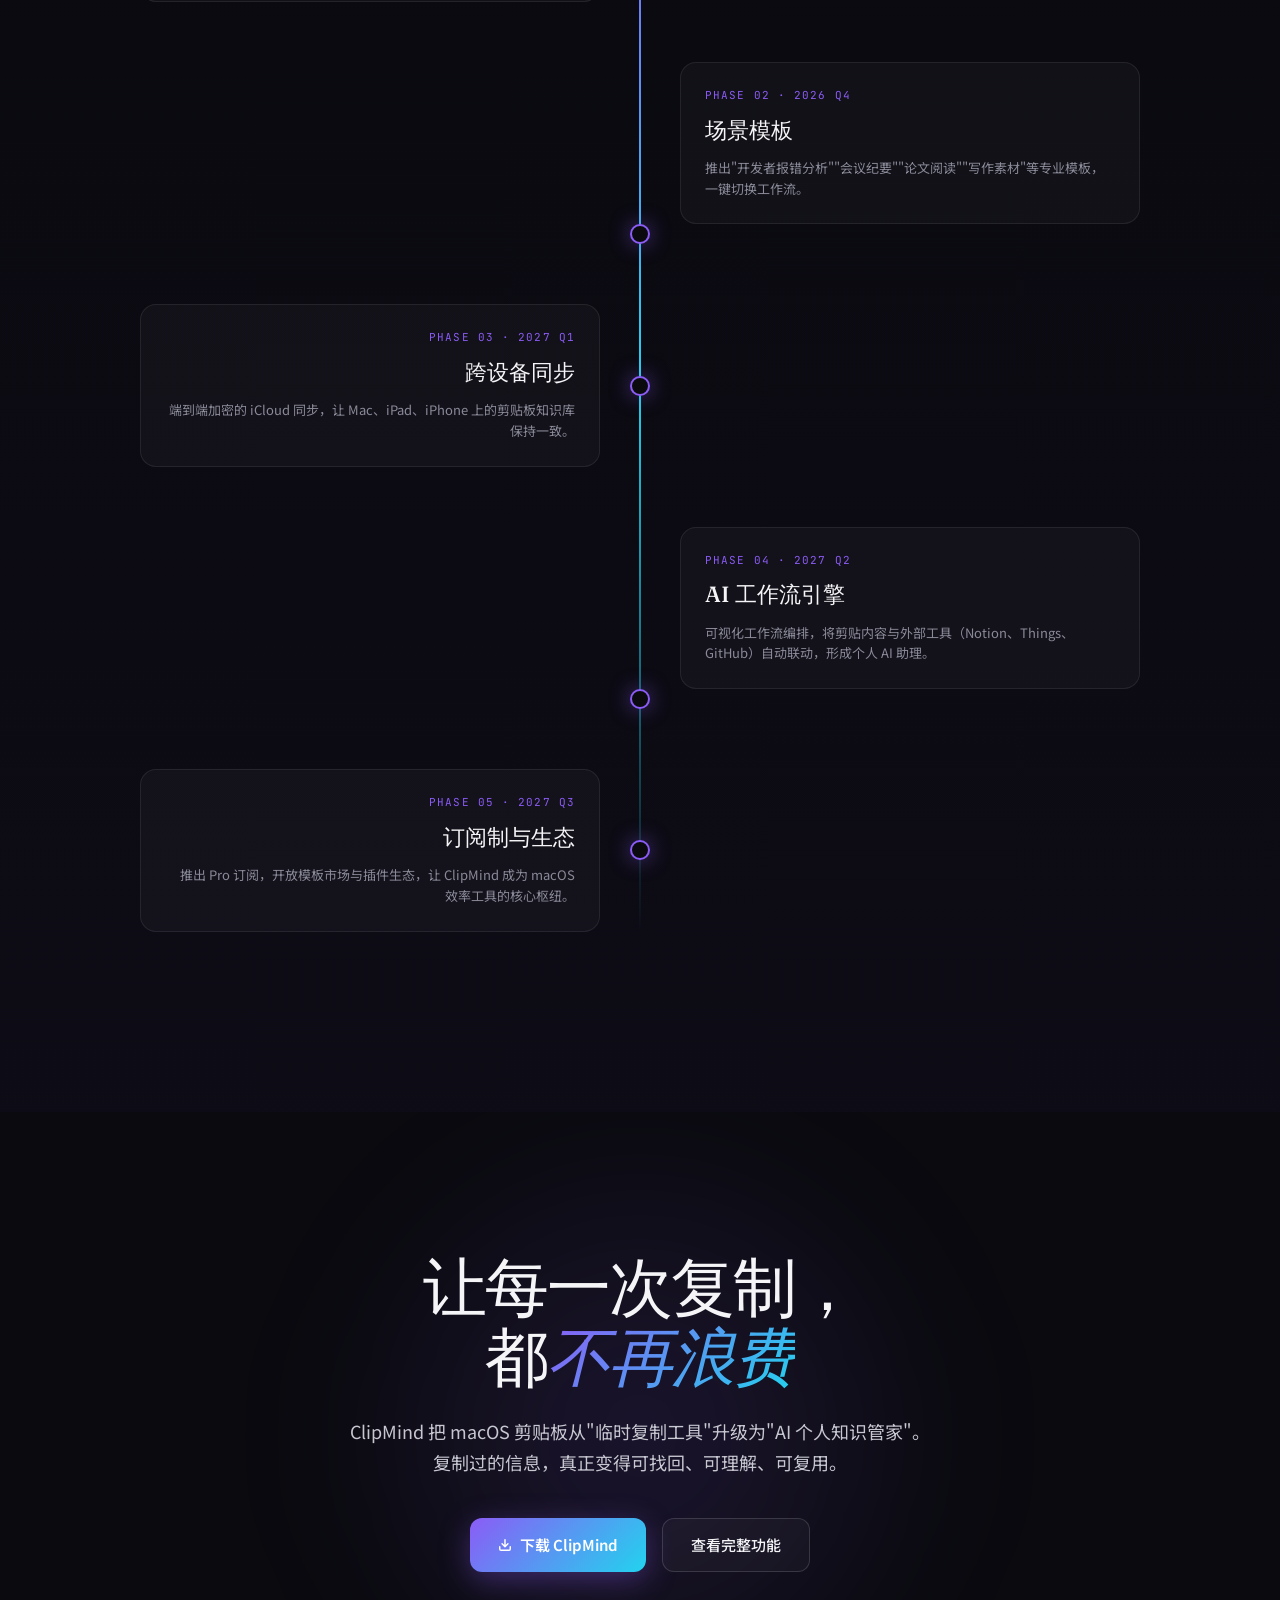
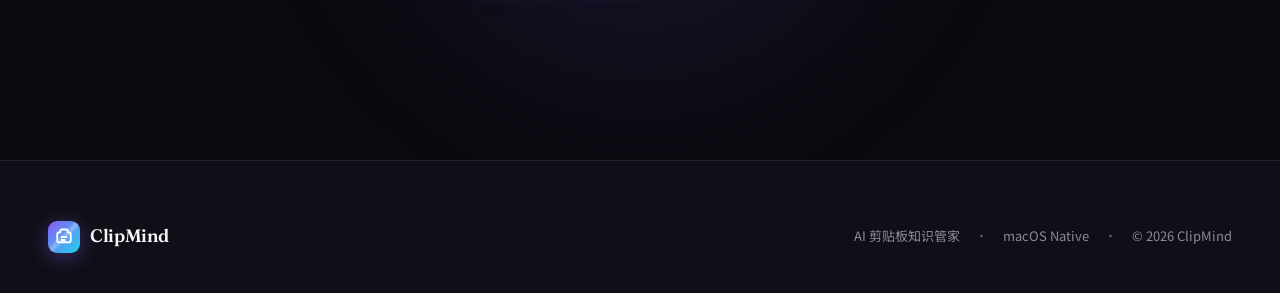
<file: docs/ClipMind.html>
<!DOCTYPE html>
<html lang="zh-CN">
<head>
<meta charset="UTF-8">
<meta name="viewport" content="width=device-width, initial-scale=1.0">
<title>ClipMind — AI 剪贴板知识管家</title>
<link rel="preconnect" href="https://fonts.googleapis.com">
<link rel="preconnect" href="https://fonts.gstatic.com" crossorigin>
<link href="https://fonts.googleapis.com/css2?family=Fraunces:opsz,wght@9..144,300;9..144,400;9..144,500;9..144,600;9..144,700;9..144,900&family=JetBrains+Mono:wght@400;500;600&family=Noto+Sans+SC:wght@300;400;500;600;700;900&display=swap" rel="stylesheet">
<style>
  :root {
    --bg-0: #0a0a0f;
    --bg-1: #0f0f17;
    --bg-2: #14141f;
    --bg-3: #1a1a28;
    --surface: rgba(255, 255, 255, 0.03);
    --surface-hover: rgba(255, 255, 255, 0.06);
    --border: rgba(255, 255, 255, 0.08);
    --border-strong: rgba(255, 255, 255, 0.14);
    --text-0: #f5f5f7;
    --text-1: #c7c7d1;
    --text-2: #8a8a99;
    --text-3: #5a5a6e;
    --accent-violet: #8b5cf6;
    --accent-cyan: #22d3ee;
    --accent-amber: #fbbf24;
    --accent-rose: #fb7185;
    --accent-emerald: #34d399;
    --grad-primary: linear-gradient(135deg, #8b5cf6 0%, #22d3ee 100%);
    --grad-warm: linear-gradient(135deg, #fb7185 0%, #fbbf24 100%);
    --grad-cool: linear-gradient(135deg, #34d399 0%, #22d3ee 100%);
    --shadow-glow: 0 0 80px rgba(139, 92, 246, 0.25);
    --shadow-card: 0 20px 60px rgba(0, 0, 0, 0.4);
  }

  * { margin: 0; padding: 0; box-sizing: border-box; }

  html { scroll-behavior: smooth; }

  body {
    font-family: 'Noto Sans SC', -apple-system, BlinkMacSystemFont, sans-serif;
    background: var(--bg-0);
    color: var(--text-0);
    line-height: 1.6;
    overflow-x: hidden;
    -webkit-font-smoothing: antialiased;
    -moz-osx-font-smoothing: grayscale;
  }

  /* 背景氛围层 */
  .ambient-bg {
    position: fixed;
    inset: 0;
    z-index: -1;
    overflow: hidden;
    pointer-events: none;
  }
  .ambient-bg::before {
    content: '';
    position: absolute;
    top: -20%;
    left: -10%;
    width: 60%;
    height: 60%;
    background: radial-gradient(circle, rgba(139, 92, 246, 0.15) 0%, transparent 60%);
    filter: blur(80px);
    animation: float1 20s ease-in-out infinite;
  }
  .ambient-bg::after {
    content: '';
    position: absolute;
    bottom: -20%;
    right: -10%;
    width: 60%;
    height: 60%;
    background: radial-gradient(circle, rgba(34, 211, 238, 0.12) 0%, transparent 60%);
    filter: blur(80px);
    animation: float2 25s ease-in-out infinite;
  }
  @keyframes float1 {
    0%, 100% { transform: translate(0, 0) scale(1); }
    50% { transform: translate(10%, 10%) scale(1.1); }
  }
  @keyframes float2 {
    0%, 100% { transform: translate(0, 0) scale(1); }
    50% { transform: translate(-10%, -10%) scale(1.1); }
  }

  /* 噪点纹理 */
  .noise {
    position: fixed;
    inset: 0;
    z-index: -1;
    opacity: 0.025;
    pointer-events: none;
    background-image: url("data:image/svg+xml,%3Csvg viewBox='0 0 200 200' xmlns='http://www.w3.org/2000/svg'%3E%3Cfilter id='n'%3E%3CfeTurbulence type='fractalNoise' baseFrequency='0.9' numOctaves='3'/%3E%3C/filter%3E%3Crect width='100%25' height='100%25' filter='url(%23n)'/%3E%3C/svg%3E");
  }

  /* 导航栏 */
  nav {
    position: fixed;
    top: 0;
    left: 0;
    right: 0;
    z-index: 100;
    padding: 18px 48px;
    display: flex;
    justify-content: space-between;
    align-items: center;
    backdrop-filter: blur(20px);
    -webkit-backdrop-filter: blur(20px);
    background: rgba(10, 10, 15, 0.6);
    border-bottom: 1px solid var(--border);
    transition: all 0.3s ease;
  }
  .logo {
    display: flex;
    align-items: center;
    gap: 10px;
    font-family: 'Fraunces', serif;
    font-weight: 600;
    font-size: 22px;
    letter-spacing: -0.02em;
  }
  .logo-mark {
    width: 32px;
    height: 32px;
    border-radius: 9px;
    background: var(--grad-primary);
    display: flex;
    align-items: center;
    justify-content: center;
    box-shadow: 0 4px 20px rgba(139, 92, 246, 0.4);
    position: relative;
    overflow: hidden;
  }
  .logo-mark::before {
    content: '';
    position: absolute;
    inset: 0;
    background: linear-gradient(135deg, transparent 40%, rgba(255,255,255,0.3) 50%, transparent 60%);
    animation: shimmer 3s infinite;
  }
  @keyframes shimmer {
    0% { transform: translateX(-100%); }
    100% { transform: translateX(100%); }
  }
  .logo-mark svg { width: 18px; height: 18px; position: relative; z-index: 1; }
  .nav-links {
    display: flex;
    gap: 36px;
    list-style: none;
  }
  .nav-links a {
    color: var(--text-1);
    text-decoration: none;
    font-size: 14px;
    font-weight: 500;
    transition: color 0.2s;
    position: relative;
  }
  .nav-links a:hover { color: var(--text-0); }
  .nav-cta {
    padding: 9px 20px;
    background: var(--surface);
    border: 1px solid var(--border-strong);
    border-radius: 100px;
    color: var(--text-0);
    font-size: 13px;
    font-weight: 500;
    cursor: pointer;
    transition: all 0.2s;
    text-decoration: none;
    display: inline-flex;
    align-items: center;
    gap: 6px;
  }
  .nav-cta:hover {
    background: var(--surface-hover);
    border-color: var(--accent-violet);
  }

  /* 通用容器 */
  .container {
    max-width: 1200px;
    margin: 0 auto;
    padding: 0 48px;
  }

  /* Hero 区域 */
  .hero {
    min-height: 100vh;
    display: flex;
    align-items: center;
    justify-content: center;
    padding: 120px 48px 80px;
    position: relative;
    overflow: hidden;
  }
  .hero-content {
    max-width: 1200px;
    width: 100%;
    display: grid;
    grid-template-columns: 1.1fr 1fr;
    gap: 80px;
    align-items: center;
  }
  .hero-text { position: relative; }
  .hero-badge {
    display: inline-flex;
    align-items: center;
    gap: 8px;
    padding: 6px 14px;
    background: var(--surface);
    border: 1px solid var(--border-strong);
    border-radius: 100px;
    font-size: 12px;
    color: var(--text-1);
    margin-bottom: 32px;
    font-family: 'JetBrains Mono', monospace;
  }
  .hero-badge .dot {
    width: 6px;
    height: 6px;
    border-radius: 50%;
    background: var(--accent-emerald);
    box-shadow: 0 0 10px var(--accent-emerald);
    animation: pulse 2s infinite;
  }
  @keyframes pulse {
    0%, 100% { opacity: 1; }
    50% { opacity: 0.4; }
  }
  .hero h1 {
    font-family: 'Fraunces', serif;
    font-size: clamp(48px, 6vw, 84px);
    font-weight: 400;
    line-height: 1.02;
    letter-spacing: -0.04em;
    margin-bottom: 28px;
  }
  .hero h1 .accent {
    font-style: italic;
    font-weight: 300;
    background: var(--grad-primary);
    -webkit-background-clip: text;
    background-clip: text;
    -webkit-text-fill-color: transparent;
  }
  .hero h1 .strike {
    position: relative;
    display: inline-block;
  }
  .hero h1 .strike::after {
    content: '';
    position: absolute;
    left: 0;
    right: 0;
    top: 55%;
    height: 4px;
    background: var(--accent-rose);
    transform: scaleX(0);
    transform-origin: left;
    animation: strikeIn 1.2s 0.8s forwards;
  }
  @keyframes strikeIn {
    to { transform: scaleX(1); }
  }
  .hero p.lead {
    font-size: 18px;
    color: var(--text-1);
    line-height: 1.7;
    margin-bottom: 40px;
    max-width: 540px;
  }
  .hero-actions {
    display: flex;
    gap: 16px;
    margin-bottom: 48px;
  }
  .btn-primary {
    padding: 14px 28px;
    background: var(--grad-primary);
    border: none;
    border-radius: 12px;
    color: white;
    font-size: 15px;
    font-weight: 600;
    cursor: pointer;
    transition: all 0.3s;
    text-decoration: none;
    display: inline-flex;
    align-items: center;
    gap: 8px;
    box-shadow: 0 8px 30px rgba(139, 92, 246, 0.35);
  }
  .btn-primary:hover {
    transform: translateY(-2px);
    box-shadow: 0 12px 40px rgba(139, 92, 246, 0.5);
  }
  .btn-ghost {
    padding: 14px 28px;
    background: var(--surface);
    border: 1px solid var(--border-strong);
    border-radius: 12px;
    color: var(--text-0);
    font-size: 15px;
    font-weight: 500;
    cursor: pointer;
    transition: all 0.2s;
    text-decoration: none;
    display: inline-flex;
    align-items: center;
    gap: 8px;
  }
  .btn-ghost:hover {
    background: var(--surface-hover);
    border-color: var(--text-3);
  }
  .hero-stats {
    display: flex;
    gap: 40px;
    padding-top: 32px;
    border-top: 1px solid var(--border);
  }
  .stat .num {
    font-family: 'Fraunces', serif;
    font-size: 32px;
    font-weight: 500;
    background: var(--grad-primary);
    -webkit-background-clip: text;
    background-clip: text;
    -webkit-text-fill-color: transparent;
  }
  .stat .label {
    font-size: 13px;
    color: var(--text-2);
    margin-top: 4px;
  }

  /* Hero 可视化 - 模拟剪贴板界面 */
  .hero-visual {
    position: relative;
    perspective: 1500px;
  }
  .clipboard-mock {
    background: linear-gradient(145deg, rgba(30, 30, 45, 0.9), rgba(20, 20, 30, 0.9));
    border: 1px solid var(--border-strong);
    border-radius: 20px;
    padding: 24px;
    box-shadow: var(--shadow-card), var(--shadow-glow);
    backdrop-filter: blur(20px);
    transform: rotateY(-8deg) rotateX(4deg);
    transition: transform 0.4s ease;
    position: relative;
  }
  .clipboard-mock:hover {
    transform: rotateY(-4deg) rotateX(2deg);
  }
  .clipboard-mock::before {
    content: '';
    position: absolute;
    inset: 0;
    border-radius: 20px;
    padding: 1px;
    background: linear-gradient(135deg, rgba(139, 92, 246, 0.4), transparent 40%, transparent 60%, rgba(34, 211, 238, 0.4));
    -webkit-mask: linear-gradient(#fff 0 0) content-box, linear-gradient(#fff 0 0);
    -webkit-mask-composite: xor;
    mask-composite: exclude;
    pointer-events: none;
  }
  .mock-header {
    display: flex;
    align-items: center;
    justify-content: space-between;
    margin-bottom: 20px;
    padding-bottom: 16px;
    border-bottom: 1px solid var(--border);
  }
  .mock-title {
    font-size: 13px;
    color: var(--text-1);
    font-weight: 600;
    display: flex;
    align-items: center;
    gap: 8px;
  }
  .mock-dots {
    display: flex;
    gap: 6px;
  }
  .mock-dots span {
    width: 10px;
    height: 10px;
    border-radius: 50%;
  }
  .mock-search {
    background: var(--bg-2);
    border: 1px solid var(--border);
    border-radius: 10px;
    padding: 10px 14px;
    display: flex;
    align-items: center;
    gap: 10px;
    margin-bottom: 16px;
    font-size: 13px;
    color: var(--text-2);
  }
  .mock-search .cursor {
    width: 1px;
    height: 14px;
    background: var(--accent-cyan);
    animation: blink 1s infinite;
  }
  @keyframes blink {
    0%, 50% { opacity: 1; }
    51%, 100% { opacity: 0; }
  }
  .clip-item {
    background: var(--bg-2);
    border: 1px solid var(--border);
    border-radius: 12px;
    padding: 14px;
    margin-bottom: 10px;
    transition: all 0.3s;
    position: relative;
    overflow: hidden;
  }
  .clip-item:hover {
    border-color: var(--border-strong);
    transform: translateX(4px);
  }
  .clip-item .tag {
    display: inline-flex;
    align-items: center;
    gap: 4px;
    padding: 3px 8px;
    border-radius: 6px;
    font-size: 10px;
    font-weight: 600;
    font-family: 'JetBrains Mono', monospace;
    margin-bottom: 8px;
    text-transform: uppercase;
    letter-spacing: 0.05em;
  }
  .tag-code { background: rgba(139, 92, 246, 0.15); color: var(--accent-violet); }
  .tag-link { background: rgba(34, 211, 238, 0.15); color: var(--accent-cyan); }
  .tag-error { background: rgba(251, 113, 133, 0.15); color: var(--accent-rose); }
  .tag-todo { background: rgba(251, 191, 36, 0.15); color: var(--accent-amber); }
  .tag-meeting { background: rgba(52, 211, 153, 0.15); color: var(--accent-emerald); }
  .clip-item .content {
    font-size: 12px;
    color: var(--text-1);
    line-height: 1.5;
    font-family: 'JetBrains Mono', monospace;
    white-space: nowrap;
    overflow: hidden;
    text-overflow: ellipsis;
  }
  .clip-item .meta {
    display: flex;
    justify-content: space-between;
    margin-top: 8px;
    font-size: 10px;
    color: var(--text-3);
  }

  /* 浮动 AI 标签 */
  .floating-tag {
    position: absolute;
    background: var(--bg-3);
    border: 1px solid var(--border-strong);
    border-radius: 10px;
    padding: 8px 14px;
    font-size: 11px;
    color: var(--text-0);
    box-shadow: var(--shadow-card);
    backdrop-filter: blur(10px);
    display: flex;
    align-items: center;
    gap: 6px;
    animation: floatTag 4s ease-in-out infinite;
  }
  .floating-tag.t1 {
    top: -20px;
    right: -30px;
    animation-delay: 0s;
  }
  .floating-tag.t2 {
    bottom: 40px;
    left: -40px;
    animation-delay: 1.5s;
  }
  .floating-tag.t3 {
    bottom: -20px;
    right: 20px;
    animation-delay: 3s;
  }
  @keyframes floatTag {
    0%, 100% { transform: translateY(0); }
    50% { transform: translateY(-10px); }
  }
  .floating-tag .icon {
    width: 16px;
    height: 16px;
    border-radius: 4px;
    display: flex;
    align-items: center;
    justify-content: center;
  }

  /* 章节通用样式 */
  section {
    padding: 120px 48px;
    position: relative;
  }
  .section-header {
    text-align: center;
    max-width: 720px;
    margin: 0 auto 80px;
  }
  .section-label {
    display: inline-block;
    font-family: 'JetBrains Mono', monospace;
    font-size: 12px;
    color: var(--accent-violet);
    letter-spacing: 0.15em;
    text-transform: uppercase;
    margin-bottom: 20px;
    padding: 6px 14px;
    background: rgba(139, 92, 246, 0.1);
    border: 1px solid rgba(139, 92, 246, 0.2);
    border-radius: 100px;
  }
  .section-title {
    font-family: 'Fraunces', serif;
    font-size: clamp(36px, 4.5vw, 56px);
    font-weight: 400;
    line-height: 1.1;
    letter-spacing: -0.03em;
    margin-bottom: 20px;
  }
  .section-title .italic {
    font-style: italic;
    font-weight: 300;
    color: var(--accent-violet);
  }
  .section-subtitle {
    font-size: 17px;
    color: var(--text-1);
    line-height: 1.7;
  }

  /* 痛点区域 */
  .pain-points {
    background: linear-gradient(180deg, transparent, rgba(139, 92, 246, 0.03), transparent);
  }
  .pain-grid {
    display: grid;
    grid-template-columns: repeat(4, 1fr);
    gap: 24px;
    max-width: 1200px;
    margin: 0 auto;
  }
  .pain-card {
    background: var(--surface);
    border: 1px solid var(--border);
    border-radius: 16px;
    padding: 32px 24px;
    transition: all 0.3s;
    position: relative;
    overflow: hidden;
  }
  .pain-card::before {
    content: '';
    position: absolute;
    top: 0;
    left: 0;
    right: 0;
    height: 2px;
    background: var(--grad-warm);
    transform: scaleX(0);
    transform-origin: left;
    transition: transform 0.4s;
  }
  .pain-card:hover {
    border-color: var(--border-strong);
    transform: translateY(-4px);
  }
  .pain-card:hover::before { transform: scaleX(1); }
  .pain-icon {
    width: 44px;
    height: 44px;
    border-radius: 12px;
    background: rgba(251, 113, 133, 0.1);
    display: flex;
    align-items: center;
    justify-content: center;
    margin-bottom: 20px;
    color: var(--accent-rose);
  }
  .pain-card h3 {
    font-size: 17px;
    font-weight: 600;
    margin-bottom: 10px;
    color: var(--text-0);
  }
  .pain-card p {
    font-size: 14px;
    color: var(--text-2);
    line-height: 1.6;
  }

  /* 核心功能 - 自动分类 */
  .feature-showcase {
    display: grid;
    grid-template-columns: 1fr 1fr;
    gap: 80px;
    align-items: center;
    max-width: 1200px;
    margin: 0 auto 120px;
  }
  .feature-showcase.reverse {
    direction: rtl;
  }
  .feature-showcase.reverse > * { direction: ltr; }
  .feature-text .label {
    font-family: 'JetBrains Mono', monospace;
    font-size: 12px;
    color: var(--accent-cyan);
    letter-spacing: 0.1em;
    margin-bottom: 16px;
  }
  .feature-text h2 {
    font-family: 'Fraunces', serif;
    font-size: 42px;
    font-weight: 400;
    line-height: 1.15;
    letter-spacing: -0.02em;
    margin-bottom: 20px;
  }
  .feature-text h2 .italic {
    font-style: italic;
    color: var(--accent-cyan);
  }
  .feature-text p {
    font-size: 16px;
    color: var(--text-1);
    line-height: 1.7;
    margin-bottom: 24px;
  }
  .feature-list {
    list-style: none;
    margin-top: 24px;
  }
  .feature-list li {
    display: flex;
    align-items: flex-start;
    gap: 12px;
    padding: 10px 0;
    font-size: 14px;
    color: var(--text-1);
  }
  .feature-list .check {
    width: 20px;
    height: 20px;
    border-radius: 50%;
    background: rgba(52, 211, 153, 0.15);
    color: var(--accent-emerald);
    display: flex;
    align-items: center;
    justify-content: center;
    flex-shrink: 0;
    margin-top: 1px;
  }

  /* 分类可视化 */
  .classify-visual {
    background: linear-gradient(145deg, rgba(30, 30, 45, 0.6), rgba(20, 20, 30, 0.6));
    border: 1px solid var(--border-strong);
    border-radius: 20px;
    padding: 28px;
    box-shadow: var(--shadow-card);
    backdrop-filter: blur(20px);
  }
  .classify-input {
    background: var(--bg-2);
    border: 1px solid var(--border);
    border-radius: 12px;
    padding: 16px;
    margin-bottom: 20px;
    font-family: 'JetBrains Mono', monospace;
    font-size: 12px;
    color: var(--text-1);
    line-height: 1.6;
    position: relative;
  }
  .classify-input .label-top {
    font-size: 10px;
    color: var(--text-3);
    margin-bottom: 8px;
    font-family: 'Noto Sans SC', sans-serif;
    text-transform: uppercase;
    letter-spacing: 0.1em;
  }
  .classify-arrow {
    text-align: center;
    color: var(--accent-violet);
    margin: 12px 0;
    font-size: 20px;
  }
  .classify-grid {
    display: grid;
    grid-template-columns: repeat(2, 1fr);
    gap: 10px;
  }
  .classify-card {
    background: var(--bg-2);
    border: 1px solid var(--border);
    border-radius: 10px;
    padding: 12px;
    transition: all 0.3s;
  }
  .classify-card.active {
    border-color: var(--accent-violet);
    background: rgba(139, 92, 246, 0.08);
    box-shadow: 0 0 20px rgba(139, 92, 246, 0.2);
  }
  .classify-card .tag {
    display: inline-block;
    padding: 2px 8px;
    border-radius: 5px;
    font-size: 9px;
    font-weight: 600;
    font-family: 'JetBrains Mono', monospace;
    margin-bottom: 6px;
    text-transform: uppercase;
  }
  .classify-card .preview {
    font-size: 11px;
    color: var(--text-2);
    font-family: 'JetBrains Mono', monospace;
    white-space: nowrap;
    overflow: hidden;
    text-overflow: ellipsis;
  }

  /* 搜索可视化 */
  .search-visual {
    background: linear-gradient(145deg, rgba(30, 30, 45, 0.6), rgba(20, 20, 30, 0.6));
    border: 1px solid var(--border-strong);
    border-radius: 20px;
    padding: 28px;
    box-shadow: var(--shadow-card);
    backdrop-filter: blur(20px);
  }
  .search-bar {
    background: var(--bg-2);
    border: 1px solid var(--accent-violet);
    border-radius: 12px;
    padding: 14px 18px;
    display: flex;
    align-items: center;
    gap: 12px;
    margin-bottom: 20px;
    box-shadow: 0 0 30px rgba(139, 92, 246, 0.15);
  }
  .search-bar .query {
    font-size: 14px;
    color: var(--text-0);
    flex: 1;
  }
  .search-bar .query .highlight {
    background: rgba(139, 92, 246, 0.25);
    padding: 2px 6px;
    border-radius: 4px;
    color: var(--accent-violet);
  }
  .search-result {
    background: var(--bg-2);
    border: 1px solid var(--border);
    border-radius: 12px;
    padding: 14px;
    margin-bottom: 10px;
    display: flex;
    gap: 12px;
    align-items: flex-start;
  }
  .search-result .relevance {
    width: 36px;
    height: 36px;
    border-radius: 8px;
    background: rgba(139, 92, 246, 0.15);
    color: var(--accent-violet);
    display: flex;
    align-items: center;
    justify-content: center;
    font-size: 11px;
    font-weight: 600;
    font-family: 'JetBrains Mono', monospace;
    flex-shrink: 0;
  }
  .search-result .info { flex: 1; }
  .search-result .title {
    font-size: 13px;
    color: var(--text-0);
    font-weight: 500;
    margin-bottom: 4px;
  }
  .search-result .snippet {
    font-size: 11px;
    color: var(--text-2);
    font-family: 'JetBrains Mono', monospace;
    line-height: 1.5;
  }
  .search-result .snippet em {
    color: var(--accent-amber);
    font-style: normal;
  }

  /* 一键处理 */
  .actions-grid {
    display: grid;
    grid-template-columns: repeat(4, 1fr);
    gap: 20px;
    max-width: 1200px;
    margin: 60px auto 0;
  }
  .action-card {
    background: var(--surface);
    border: 1px solid var(--border);
    border-radius: 16px;
    padding: 28px 24px;
    transition: all 0.3s;
    cursor: pointer;
    position: relative;
    overflow: hidden;
  }
  .action-card::after {
    content: '';
    position: absolute;
    bottom: 0;
    left: 0;
    right: 0;
    height: 100%;
    background: var(--grad-primary);
    opacity: 0;
    transition: opacity 0.3s;
    z-index: -1;
  }
  .action-card:hover {
    transform: translateY(-6px);
    border-color: var(--border-strong);
    box-shadow: var(--shadow-card);
  }
  .action-icon {
    width: 48px;
    height: 48px;
    border-radius: 14px;
    display: flex;
    align-items: center;
    justify-content: center;
    margin-bottom: 20px;
  }
  .action-icon.v { background: rgba(139, 92, 246, 0.15); color: var(--accent-violet); }
  .action-icon.c { background: rgba(34, 211, 238, 0.15); color: var(--accent-cyan); }
  .action-icon.a { background: rgba(251, 191, 36, 0.15); color: var(--accent-amber); }
  .action-icon.e { background: rgba(52, 211, 153, 0.15); color: var(--accent-emerald); }
  .action-card h3 {
    font-size: 18px;
    font-weight: 600;
    margin-bottom: 8px;
  }
  .action-card p {
    font-size: 13px;
    color: var(--text-2);
    line-height: 1.6;
  }

  /* 场景展示 */
  .scenarios {
    background: linear-gradient(180deg, transparent, rgba(34, 211, 238, 0.02), transparent);
  }
  .scenario-tabs {
    display: flex;
    justify-content: center;
    gap: 8px;
    margin-bottom: 60px;
    flex-wrap: wrap;
  }
  .scenario-tab {
    padding: 12px 24px;
    background: var(--surface);
    border: 1px solid var(--border);
    border-radius: 100px;
    color: var(--text-1);
    font-size: 14px;
    font-weight: 500;
    cursor: pointer;
    transition: all 0.3s;
    display: flex;
    align-items: center;
    gap: 8px;
  }
  .scenario-tab.active {
    background: var(--grad-primary);
    border-color: transparent;
    color: white;
    box-shadow: 0 8px 30px rgba(139, 92, 246, 0.35);
  }
  .scenario-content {
    max-width: 1100px;
    margin: 0 auto;
    display: none;
    grid-template-columns: 1fr 1fr;
    gap: 60px;
    align-items: center;
  }
  .scenario-content.active { display: grid; }
  .scenario-info .tag-line {
    font-family: 'JetBrains Mono', monospace;
    font-size: 12px;
    color: var(--accent-cyan);
    margin-bottom: 16px;
    letter-spacing: 0.1em;
  }
  .scenario-info h3 {
    font-family: 'Fraunces', serif;
    font-size: 38px;
    font-weight: 400;
    line-height: 1.15;
    margin-bottom: 20px;
    letter-spacing: -0.02em;
  }
  .scenario-info p {
    font-size: 16px;
    color: var(--text-1);
    line-height: 1.7;
    margin-bottom: 24px;
  }
  .scenario-steps {
    list-style: none;
  }
  .scenario-steps li {
    display: flex;
    gap: 16px;
    padding: 14px 0;
    border-bottom: 1px solid var(--border);
  }
  .scenario-steps li:last-child { border-bottom: none; }
  .scenario-steps .num {
    font-family: 'Fraunces', serif;
    font-size: 22px;
    font-weight: 500;
    color: var(--accent-violet);
    line-height: 1;
    flex-shrink: 0;
    width: 32px;
  }
  .scenario-steps .text {
    font-size: 14px;
    color: var(--text-1);
    line-height: 1.5;
  }
  .scenario-steps .text strong {
    color: var(--text-0);
    font-weight: 600;
  }

  /* 场景可视化 */
  .scenario-visual {
    background: linear-gradient(145deg, rgba(30, 30, 45, 0.6), rgba(20, 20, 30, 0.6));
    border: 1px solid var(--border-strong);
    border-radius: 20px;
    padding: 24px;
    box-shadow: var(--shadow-card);
    backdrop-filter: blur(20px);
  }
  .scenario-window {
    background: var(--bg-2);
    border: 1px solid var(--border);
    border-radius: 12px;
    overflow: hidden;
    margin-bottom: 12px;
  }
  .scenario-window .win-bar {
    background: var(--bg-3);
    padding: 8px 14px;
    display: flex;
    align-items: center;
    gap: 8px;
    border-bottom: 1px solid var(--border);
    font-size: 11px;
    color: var(--text-2);
  }
  .scenario-window .win-bar .dots {
    display: flex;
    gap: 5px;
    margin-right: 8px;
  }
  .scenario-window .win-bar .dots span {
    width: 8px;
    height: 8px;
    border-radius: 50%;
  }
  .scenario-window .win-body {
    padding: 16px;
    font-family: 'JetBrains Mono', monospace;
    font-size: 12px;
    color: var(--text-1);
    line-height: 1.7;
  }
  .code-line { display: block; }
  .code-comment { color: var(--text-3); }
  .code-keyword { color: var(--accent-violet); }
  .code-string { color: var(--accent-amber); }
  .code-error { color: var(--accent-rose); }
  .code-success { color: var(--accent-emerald); }

  /* 隐私保护 */
  .privacy-section {
    background: linear-gradient(180deg, transparent, rgba(52, 211, 153, 0.03), transparent);
  }
  .privacy-grid {
    display: grid;
    grid-template-columns: 1fr 1fr;
    gap: 80px;
    align-items: center;
    max-width: 1200px;
    margin: 0 auto;
  }
  .privacy-visual {
    position: relative;
  }
  .shield-core {
    width: 280px;
    height: 280px;
    margin: 0 auto;
    position: relative;
    display: flex;
    align-items: center;
    justify-content: center;
  }
  .shield-ring {
    position: absolute;
    border: 1px solid var(--border-strong);
    border-radius: 50%;
    animation: rotate 20s linear infinite;
  }
  .shield-ring.r1 { width: 100%; height: 100%; }
  .shield-ring.r2 { width: 75%; height: 75%; animation-direction: reverse; animation-duration: 15s; }
  .shield-ring.r3 { width: 50%; height: 50%; animation-duration: 10s; }
  @keyframes rotate {
    to { transform: rotate(360deg); }
  }
  .shield-ring .dot {
    position: absolute;
    width: 8px;
    height: 8px;
    border-radius: 50%;
    top: -4px;
    left: 50%;
    transform: translateX(-50%);
  }
  .shield-center {
    width: 120px;
    height: 120px;
    border-radius: 50%;
    background: linear-gradient(135deg, rgba(52, 211, 153, 0.2), rgba(34, 211, 238, 0.2));
    border: 1px solid var(--accent-emerald);
    display: flex;
    align-items: center;
    justify-content: center;
    box-shadow: 0 0 60px rgba(52, 211, 153, 0.3);
    position: relative;
    z-index: 2;
  }
  .privacy-features {
    display: grid;
    grid-template-columns: repeat(2, 1fr);
    gap: 16px;
    margin-top: 32px;
  }
  .privacy-item {
    background: var(--surface);
    border: 1px solid var(--border);
    border-radius: 12px;
    padding: 18px;
    display: flex;
    gap: 12px;
    align-items: flex-start;
  }
  .privacy-item .icon {
    width: 32px;
    height: 32px;
    border-radius: 8px;
    background: rgba(52, 211, 153, 0.15);
    color: var(--accent-emerald);
    display: flex;
    align-items: center;
    justify-content: center;
    flex-shrink: 0;
  }
  .privacy-item .text h4 {
    font-size: 14px;
    font-weight: 600;
    margin-bottom: 4px;
  }
  .privacy-item .text p {
    font-size: 12px;
    color: var(--text-2);
    line-height: 1.5;
  }

  /* 路线图 */
  .roadmap {
    background: linear-gradient(180deg, transparent, rgba(139, 92, 246, 0.03));
  }
  .timeline {
    max-width: 1000px;
    margin: 0 auto;
    position: relative;
  }
  .timeline::before {
    content: '';
    position: absolute;
    left: 50%;
    top: 0;
    bottom: 0;
    width: 2px;
    background: linear-gradient(180deg, var(--accent-violet), var(--accent-cyan), transparent);
    transform: translateX(-50%);
  }
  .timeline-item {
    display: grid;
    grid-template-columns: 1fr 80px 1fr;
    gap: 0;
    margin-bottom: 60px;
    align-items: center;
  }
  .timeline-item:nth-child(even) .timeline-content {
    grid-column: 3;
    text-align: left;
  }
  .timeline-item:nth-child(odd) .timeline-content {
    grid-column: 1;
    text-align: right;
  }
  .timeline-dot {
    grid-column: 2;
    width: 20px;
    height: 20px;
    border-radius: 50%;
    background: var(--bg-0);
    border: 2px solid var(--accent-violet);
    margin: 0 auto;
    position: relative;
    z-index: 2;
    box-shadow: 0 0 20px rgba(139, 92, 246, 0.5);
  }
  .timeline-content {
    background: var(--surface);
    border: 1px solid var(--border);
    border-radius: 16px;
    padding: 24px;
    transition: all 0.3s;
  }
  .timeline-content:hover {
    border-color: var(--border-strong);
    transform: scale(1.02);
  }
  .timeline-phase {
    font-family: 'JetBrains Mono', monospace;
    font-size: 11px;
    color: var(--accent-violet);
    letter-spacing: 0.1em;
    margin-bottom: 8px;
  }
  .timeline-content h4 {
    font-family: 'Fraunces', serif;
    font-size: 22px;
    font-weight: 500;
    margin-bottom: 10px;
  }
  .timeline-content p {
    font-size: 13px;
    color: var(--text-2);
    line-height: 1.6;
  }

  /* CTA 区域 */
  .cta-section {
    text-align: center;
    padding: 140px 48px;
    position: relative;
    overflow: hidden;
  }
  .cta-section::before {
    content: '';
    position: absolute;
    top: 50%;
    left: 50%;
    width: 800px;
    height: 800px;
    background: radial-gradient(circle, rgba(139, 92, 246, 0.15) 0%, transparent 60%);
    transform: translate(-50%, -50%);
    filter: blur(60px);
    z-index: -1;
  }
  .cta-content {
    max-width: 700px;
    margin: 0 auto;
  }
  .cta-content h2 {
    font-family: 'Fraunces', serif;
    font-size: clamp(40px, 5vw, 64px);
    font-weight: 400;
    line-height: 1.1;
    letter-spacing: -0.03em;
    margin-bottom: 24px;
  }
  .cta-content h2 .italic {
    font-style: italic;
    background: var(--grad-primary);
    -webkit-background-clip: text;
    background-clip: text;
    -webkit-text-fill-color: transparent;
  }
  .cta-content p {
    font-size: 18px;
    color: var(--text-1);
    margin-bottom: 40px;
    line-height: 1.7;
  }

  /* Footer */
  footer {
    padding: 60px 48px 40px;
    border-top: 1px solid var(--border);
    background: var(--bg-1);
  }
  .footer-content {
    max-width: 1200px;
    margin: 0 auto;
    display: flex;
    justify-content: space-between;
    align-items: center;
    flex-wrap: wrap;
    gap: 24px;
  }
  .footer-brand {
    display: flex;
    align-items: center;
    gap: 12px;
  }
  .footer-brand .logo {
    font-size: 18px;
  }
  .footer-meta {
    font-size: 13px;
    color: var(--text-2);
  }
  .footer-meta .sep {
    margin: 0 12px;
    color: var(--text-3);
  }

  /* 滚动动画 */
  .reveal {
    opacity: 0;
    transform: translateY(30px);
    transition: opacity 0.8s ease, transform 0.8s ease;
  }
  .reveal.visible {
    opacity: 1;
    transform: translateY(0);
  }

  /* 响应式 */
  @media (max-width: 968px) {
    nav { padding: 16px 24px; }
    .nav-links { display: none; }
    .container { padding: 0 24px; }
    .hero { padding: 100px 24px 60px; }
    .hero-content { grid-template-columns: 1fr; gap: 60px; }
    section { padding: 80px 24px; }
    .pain-grid { grid-template-columns: repeat(2, 1fr); }
    .feature-showcase { grid-template-columns: 1fr; gap: 48px; }
    .feature-showcase.reverse { direction: ltr; }
    .actions-grid { grid-template-columns: repeat(2, 1fr); }
    .scenario-content { grid-template-columns: 1fr; gap: 40px; }
    .privacy-grid { grid-template-columns: 1fr; gap: 48px; }
    .timeline::before { left: 20px; }
    .timeline-item { grid-template-columns: 40px 1fr; }
    .timeline-item:nth-child(even) .timeline-content,
    .timeline-item:nth-child(odd) .timeline-content {
      grid-column: 2;
      text-align: left;
    }
    .timeline-dot { grid-column: 1; }
    .hero-stats { flex-wrap: wrap; gap: 24px; }
  }
  @media (max-width: 600px) {
    .pain-grid { grid-template-columns: 1fr; }
    .actions-grid { grid-template-columns: 1fr; }
    .privacy-features { grid-template-columns: 1fr; }
    .classify-grid { grid-template-columns: 1fr; }
  }
</style>
</head>
<body>
<div class="ambient-bg"></div>
<div class="noise"></div>

<!-- 导航栏 -->
<nav>
  <div class="logo">
    <div class="logo-mark">
      <svg viewBox="0 0 24 24" fill="none" stroke="white" stroke-width="2.5" stroke-linecap="round" stroke-linejoin="round">
        <path d="M9 2h6a2 2 0 0 1 2 2v2h2a2 2 0 0 1 2 2v9a2 2 0 0 1-2 2H5a2 2 0 0 1-2-2V8a2 2 0 0 1 2-2h2V4a2 2 0 0 1 2-2z"/>
        <path d="M9 12h6M9 16h4"/>
      </svg>
    </div>
    ClipMind
  </div>
  <ul class="nav-links">
    <li><a href="#problem">痛点</a></li>
    <li><a href="#features">功能</a></li>
    <li><a href="#scenarios">场景</a></li>
    <li><a href="#privacy">隐私</a></li>
    <li><a href="#roadmap">路线</a></li>
  </ul>
  <a href="#cta" class="nav-cta">
    立即体验
    <svg width="12" height="12" viewBox="0 0 24 24" fill="none" stroke="currentColor" stroke-width="2.5" stroke-linecap="round" stroke-linejoin="round"><path d="M5 12h14M12 5l7 7-7 7"/></svg>
  </a>
</nav>

<!-- Hero 区域 -->
<section class="hero">
  <div class="hero-content">
    <div class="hero-text">
      <div class="hero-badge">
        <span class="dot"></span>
        macOS · AI Clipboard · v1.0
      </div>
      <h1>
        让剪贴板<br>
        <span class="strike">用完就丢</span><br>
        变成你的 <span class="accent">第二大脑</span>
      </h1>
      <p class="lead">
        ClipMind 把 macOS 系统剪贴板升级为会自动分类、总结、搜索和复用的 AI 信息库。你复制过的代码、链接、报错、文案、会议内容，都能被理解、被找回、被再次使用。
      </p>
      <div class="hero-actions">
        <a href="#features" class="btn-primary">
          探索功能
          <svg width="14" height="14" viewBox="0 0 24 24" fill="none" stroke="currentColor" stroke-width="2.5" stroke-linecap="round" stroke-linejoin="round"><path d="M5 12h14M12 5l7 7-7 7"/></svg>
        </a>
        <a href="#scenarios" class="btn-ghost">
          <svg width="14" height="14" viewBox="0 0 24 24" fill="none" stroke="currentColor" stroke-width="2" stroke-linecap="round" stroke-linejoin="round"><circle cx="12" cy="12" r="10"/><polygon points="10 8 16 12 10 16 10 8" fill="currentColor"/></svg>
          观看演示
        </a>
      </div>
      <div class="hero-stats">
        <div class="stat">
          <div class="num">12+</div>
          <div class="label">内容类型识别</div>
        </div>
        <div class="stat">
          <div class="num">0.3s</div>
          <div class="label">平均分类耗时</div>
        </div>
        <div class="stat">
          <div class="num">100%</div>
          <div class="label">本地优先存储</div>
        </div>
      </div>
    </div>

    <div class="hero-visual">
      <div class="clipboard-mock">
        <div class="mock-header">
          <div class="mock-title">
            <svg width="14" height="14" viewBox="0 0 24 24" fill="none" stroke="currentColor" stroke-width="2" stroke-linecap="round" stroke-linejoin="round"><rect x="8" y="2" width="8" height="4" rx="1"/><path d="M16 4h2a2 2 0 0 1 2 2v14a2 2 0 0 1-2 2H6a2 2 0 0 1-2-2V6a2 2 0 0 1 2-2h2"/></svg>
            ClipMind 历史
          </div>
          <div class="mock-dots">
            <span style="background:#fb7185"></span>
            <span style="background:#fbbf24"></span>
            <span style="background:#34d399"></span>
          </div>
        </div>
        <div class="mock-search">
          <svg width="12" height="12" viewBox="0 0 24 24" fill="none" stroke="currentColor" stroke-width="2" stroke-linecap="round" stroke-linejoin="round"><circle cx="11" cy="11" r="8"/><path d="m21 21-4.3-4.3"/></svg>
          搜索剪贴历史...
          <span class="cursor"></span>
        </div>

        <div class="clip-item">
          <span class="tag tag-code">CODE</span>
          <div class="content">func application(_ application: UIApplication, didFinishLaunchingWithOptions...</div>
          <div class="meta">
            <span>Xcode · AppDelegate.swift</span>
            <span>2 分钟前</span>
          </div>
        </div>

        <div class="clip-item">
          <span class="tag tag-error">ERROR</span>
          <div class="content">Thread 1: Fatal error: Unexpectedly found nil while unwrapping...</div>
          <div class="meta">
            <span>已自动总结 · 含解决方案</span>
            <span>12 分钟前</span>
          </div>
        </div>

        <div class="clip-item">
          <span class="tag tag-link">LINK</span>
          <div class="content">developer.apple.com/documentation/swiftui/navigationstack</div>
          <div class="meta">
            <span>已提取标题与摘要</span>
            <span>1 小时前</span>
          </div>
        </div>

        <div class="clip-item">
          <span class="tag tag-meeting">MEETING</span>
          <div class="content">产品周会 06.18 - 下周需交付登录模块、支付联调...</div>
          <div class="meta">
            <span>已提取 5 项待办</span>
            <span>3 小时前</span>
          </div>
        </div>
      </div>

      <div class="floating-tag t1">
        <div class="icon" style="background:rgba(139,92,246,0.2);color:var(--accent-violet)">
          <svg width="10" height="10" viewBox="0 0 24 24" fill="none" stroke="currentColor" stroke-width="3"><path d="M20 6L9 17l-5-5"/></svg>
        </div>
        自动分类完成
      </div>
      <div class="floating-tag t2">
        <div class="icon" style="background:rgba(34,211,238,0.2);color:var(--accent-cyan)">
          <svg width="10" height="10" viewBox="0 0 24 24" fill="none" stroke="currentColor" stroke-width="2.5" stroke-linecap="round"><path d="M12 2v4M12 18v4M4.93 4.93l2.83 2.83M16.24 16.24l2.83 2.83M2 12h4M18 12h4"/></svg>
        </div>
        AI 总结中
      </div>
      <div class="floating-tag t3">
        <div class="icon" style="background:rgba(52,211,153,0.2);color:var(--accent-emerald)">
          <svg width="10" height="10" viewBox="0 0 24 24" fill="none" stroke="currentColor" stroke-width="2.5"><rect x="3" y="11" width="18" height="11" rx="2"/><path d="M7 11V7a5 5 0 0 1 10 0v4"/></svg>
        </div>
        本地加密
      </div>
    </div>
  </div>
</section>

<!-- 痛点区域 -->
<section id="problem" class="pain-points">
  <div class="section-header reveal">
    <div class="section-label">THE PROBLEM</div>
    <h2 class="section-title">复制了，<span class="italic">却找不回</span></h2>
    <p class="section-subtitle">
      普通剪贴板只是临时容器。每天复制的大量信息，真正需要时却早已被覆盖、被遗忘，只能重新搜索、重新整理。
    </p>
  </div>

  <div class="pain-grid">
    <div class="pain-card reveal">
      <div class="pain-icon">
        <svg width="22" height="22" viewBox="0 0 24 24" fill="none" stroke="currentColor" stroke-width="2" stroke-linecap="round" stroke-linejoin="round"><path d="M3 6h18M8 6V4a2 2 0 0 1 2-2h4a2 2 0 0 1 2 2v2M19 6l-1 14a2 2 0 0 1-2 2H8a2 2 0 0 1-2-2L5 6"/></svg>
      </div>
      <h3>信息被覆盖</h3>
      <p>剪贴板只能保存最近一条，重要的报错、链接、文案瞬间被新内容冲掉，再也找不回来。</p>
    </div>

    <div class="pain-card reveal">
      <div class="pain-icon">
        <svg width="22" height="22" viewBox="0 0 24 24" fill="none" stroke="currentColor" stroke-width="2" stroke-linecap="round" stroke-linejoin="round"><circle cx="11" cy="11" r="8"/><path d="m21 21-4.3-4.3"/><path d="M8 11h6"/></svg>
      </div>
      <h3>无法被理解</h3>
      <p>传统历史只按时间排列，不能识别内容是代码、报错还是会议纪要，更不能按含义搜索。</p>
    </div>

    <div class="pain-card reveal">
      <div class="pain-icon">
        <svg width="22" height="22" viewBox="0 0 24 24" fill="none" stroke="currentColor" stroke-width="2" stroke-linecap="round" stroke-linejoin="round"><path d="M14 2H6a2 2 0 0 0-2 2v16a2 2 0 0 0 2 2h12a2 2 0 0 0 2-2V8z"/><path d="M14 2v6h6M16 13H8M16 17H8M10 9H8"/></svg>
      </div>
      <h3>需手动整理</h3>
      <p>复制长文本后还要自己总结、翻译、改写、提取要点，重复劳动消耗大量专注时间。</p>
    </div>

    <div class="pain-card reveal">
      <div class="pain-icon">
        <svg width="22" height="22" viewBox="0 0 24 24" fill="none" stroke="currentColor" stroke-width="2" stroke-linecap="round" stroke-linejoin="round"><rect x="3" y="11" width="18" height="11" rx="2"/><path d="M7 11V7a5 5 0 0 1 10 0v4"/></svg>
      </div>
      <h3>隐私无保护</h3>
      <p>密码、Token、验证码常被临时复制，普通工具全部记录在案，存在敏感信息泄露风险。</p>
    </div>
  </div>
</section>

<!-- 核心功能 - 自动分类 -->
<section id="features">
  <div class="section-header reveal">
    <div class="section-label">CORE FEATURE 01</div>
    <h2 class="section-title">复制即<span class="italic">理解</span></h2>
    <p class="section-subtitle">
      ClipMind 在你复制的瞬间，自动识别内容类型并打上标签。代码、链接、报错、文章、待办、会议纪要，各归其位。
    </p>
  </div>

  <div class="feature-showcase reveal">
    <div class="feature-text">
      <div class="label">AUTO CLASSIFICATION</div>
      <h2>12+ 类型<br>自动<span class="italic">智能识别</span></h2>
      <p>
        基于本地 AI 模型与规则引擎，ClipMind 能在 0.3 秒内判断剪贴内容的类型，并自动打上语义标签。无需手动整理，复制即可被结构化。
      </p>
      <ul class="feature-list">
        <li>
          <span class="check"><svg width="10" height="10" viewBox="0 0 24 24" fill="none" stroke="currentColor" stroke-width="3"><path d="M20 6L9 17l-5-5"/></svg></span>
          代码片段：自动识别语言（Swift / Python / JS / Shell 等）
        </li>
        <li>
          <span class="check"><svg width="10" height="10" viewBox="0 0 24 24" fill="none" stroke="currentColor" stroke-width="3"><path d="M20 6L9 17l-5-5"/></svg></span>
          链接：提取标题、摘要、Favicon
        </li>
        <li>
          <span class="check"><svg width="10" height="10" viewBox="0 0 24 24" fill="none" stroke="currentColor" stroke-width="3"><path d="M20 6L9 17l-5-5"/></svg></span>
          报错日志：定位关键错误行与堆栈
        </li>
        <li>
          <span class="check"><svg width="10" height="10" viewBox="0 0 24 24" fill="none" stroke="currentColor" stroke-width="3"><path d="M20 6L9 17l-5-5"/></svg></span>
          会议纪要：自动提取待办与负责人
        </li>
        <li>
          <span class="check"><svg width="10" height="10" viewBox="0 0 24 24" fill="none" stroke="currentColor" stroke-width="3"><path d="M20 6L9 17l-5-5"/></svg></span>
          密码 / Token：识别后自动忽略并提醒
        </li>
      </ul>
    </div>

    <div class="classify-visual">
      <div class="classify-input">
        <div class="label-top">刚复制的内容</div>
        Thread 1: Fatal error: Unexpectedly found nil while unwrapping an Optional value<br>
        &nbsp; at MyApp.ViewController.viewDidLoad() (ViewController.swift:42)
      </div>
      <div class="classify-arrow">
        <svg width="24" height="24" viewBox="0 0 24 24" fill="none" stroke="currentColor" stroke-width="2" stroke-linecap="round" stroke-linejoin="round"><path d="M12 5v14M19 12l-7 7-7-7"/></svg>
      </div>
      <div class="classify-grid">
        <div class="classify-card">
          <span class="tag tag-code" style="background:rgba(139,92,246,0.15);color:var(--accent-violet)">CODE</span>
          <div class="preview">func viewDidLoad()</div>
        </div>
        <div class="classify-card">
          <span class="tag tag-link" style="background:rgba(34,211,238,0.15);color:var(--accent-cyan)">LINK</span>
          <div class="preview">apple.com/swiftui</div>
        </div>
        <div class="classify-card active">
          <span class="tag tag-error" style="background:rgba(251,113,133,0.15);color:var(--accent-rose)">ERROR</span>
          <div class="preview">Fatal error: nil...</div>
        </div>
        <div class="classify-card">
          <span class="tag tag-todo" style="background:rgba(251,191,36,0.15);color:var(--accent-amber)">TODO</span>
          <div class="preview">下周交付登录模块</div>
        </div>
        <div class="classify-card">
          <span class="tag tag-meeting" style="background:rgba(52,211,153,0.15);color:var(--accent-emerald)">MEETING</span>
          <div class="preview">产品周会 06.18</div>
        </div>
        <div class="classify-card">
          <span class="tag" style="background:rgba(251,113,133,0.15);color:var(--accent-rose)">SECRET</span>
          <div class="preview">••••••••（已忽略）</div>
        </div>
      </div>
    </div>
  </div>

  <!-- 自然语言搜索 -->
  <div class="feature-showcase reverse reveal">
    <div class="feature-text">
      <div class="label">NATURAL LANGUAGE SEARCH</div>
      <h2>说人话，<br>就能<span class="italic">找到</span></h2>
      <p>
        不再记关键词、不再翻时间轴。用自然语言描述你记得的片段，ClipMind 用语义搜索从历史中精准召回，并按相关度排序。
      </p>
      <ul class="feature-list">
        <li>
          <span class="check"><svg width="10" height="10" viewBox="0 0 24 24" fill="none" stroke="currentColor" stroke-width="3"><path d="M20 6L9 17l-5-5"/></svg></span>
          支持模糊描述："上次那个窗口管理的报错"
        </li>
        <li>
          <span class="check"><svg width="10" height="10" viewBox="0 0 24 24" fill="none" stroke="currentColor" stroke-width="3"><path d="M20 6L9 17l-5-5"/></svg></span>
          跨语言搜索：中文查询匹配英文内容
        </li>
        <li>
          <span class="check"><svg width="10" height="10" viewBox="0 0 24 24" fill="none" stroke="currentColor" stroke-width="3"><path d="M20 6L9 17l-5-5"/></svg></span>
          时间维度："上周复制的那段接口文档"
        </li>
        <li>
          <span class="check"><svg width="10" height="10" viewBox="0 0 24 24" fill="none" stroke="currentColor" stroke-width="3"><path d="M20 6L9 17l-5-5"/></svg></span>
          来源过滤：仅在某 App 内复制的内容
        </li>
      </ul>
    </div>

    <div class="search-visual">
      <div class="search-bar">
        <svg width="16" height="16" viewBox="0 0 24 24" fill="none" stroke="var(--accent-violet)" stroke-width="2" stroke-linecap="round" stroke-linejoin="round"><circle cx="11" cy="11" r="8"/><path d="m21 21-4.3-4.3"/></svg>
        <div class="query">"<span class="highlight">上次那个窗口管理</span>的报错"</div>
      </div>

      <div class="search-result">
        <div class="relevance">98%</div>
        <div class="info">
          <div class="title">NSWindowController 崩溃日志</div>
          <div class="snippet">Thread 1: Fatal error: <em>NSWindowController</em> not initialized... at <em>WindowManager</em>.swift:87</div>
        </div>
      </div>

      <div class="search-result">
        <div class="relevance">84%</div>
        <div class="info">
          <div class="title">SwiftUI 窗口生命周期问题</div>
          <div class="snippet">...<em>window</em> management in SwiftUI requires NSWindowController... <em>error</em>: invalid state</div>
        </div>
      </div>

      <div class="search-result">
        <div class="relevance">71%</div>
        <div class="info">
          <div class="title">StackOverflow 答案片段</div>
          <div class="snippet">How to fix <em>window</em> controller <em>error</em> on macOS 14... use NSWindowController</div>
        </div>
      </div>
    </div>
  </div>

  <!-- 一键处理 -->
  <div class="section-header reveal" style="margin-top:120px">
    <div class="section-label">CORE FEATURE 03</div>
    <h2 class="section-title">一键<span class="italic">处理</span></h2>
    <p class="section-subtitle">
      复制之后，不必再开第二个工具。总结、翻译、改写、提取待办，全部在 ClipMind 内一键完成。
    </p>
  </div>

  <div class="actions-grid">
    <div class="action-card reveal">
      <div class="action-icon v">
        <svg width="22" height="22" viewBox="0 0 24 24" fill="none" stroke="currentColor" stroke-width="2" stroke-linecap="round" stroke-linejoin="round"><path d="M14 2H6a2 2 0 0 0-2 2v16a2 2 0 0 0 2 2h12a2 2 0 0 0 2-2V8z"/><path d="M14 2v6h6M9 13l2 2 4-4"/></svg>
      </div>
      <h3>智能总结</h3>
      <p>长文章、长报错、长会议，一键提炼核心要点，节省 80% 阅读时间。</p>
    </div>

    <div class="action-card reveal">
      <div class="action-icon c">
        <svg width="22" height="22" viewBox="0 0 24 24" fill="none" stroke="currentColor" stroke-width="2" stroke-linecap="round" stroke-linejoin="round"><path d="m5 8 6 6M4 14l6-6 2-3M2 5h12M7 2h1M22 22l-5-10-5 10M14 18h6"/></svg>
      </div>
      <h3>即时翻译</h3>
      <p>中英日韩多语言互译，技术术语保留原文，阅读外文资料不再卡壳。</p>
    </div>

    <div class="action-card reveal">
      <div class="action-icon a">
        <svg width="22" height="22" viewBox="0 0 24 24" fill="none" stroke="currentColor" stroke-width="2" stroke-linecap="round" stroke-linejoin="round"><path d="M12 20h9M16.5 3.5a2.121 2.121 0 0 1 3 3L7 19l-4 1 1-4L16.5 3.5z"/></svg>
      </div>
      <h3>智能改写</h3>
      <p>调整语气、优化表达、压缩字数，让文案、邮件、文档瞬间更专业。</p>
    </div>

    <div class="action-card reveal">
      <div class="action-icon e">
        <svg width="22" height="22" viewBox="0 0 24 24" fill="none" stroke="currentColor" stroke-width="2" stroke-linecap="round" stroke-linejoin="round"><path d="M9 11l3 3L22 4"/><path d="M21 12v7a2 2 0 0 1-2 2H5a2 2 0 0 1-2-2V5a2 2 0 0 1 2-2h11"/></svg>
      </div>
      <h3>提取待办</h3>
      <p>从会议纪要、聊天记录、需求文档中自动抽取任务项与负责人。</p>
    </div>
  </div>
</section>

<!-- 场景展示 -->
<section id="scenarios" class="scenarios">
  <div class="section-header reveal">
    <div class="section-label">USE CASES</div>
    <h2 class="section-title">三类场景，<span class="italic">一种解法</span></h2>
    <p class="section-subtitle">
      无论是写代码、做办公还是搞学习，ClipMind 都能让复制过的信息真正为你所用。
    </p>
  </div>

  <div class="scenario-tabs reveal">
    <div class="scenario-tab active" data-tab="dev">
      <svg width="14" height="14" viewBox="0 0 24 24" fill="none" stroke="currentColor" stroke-width="2.5" stroke-linecap="round" stroke-linejoin="round"><polyline points="16 18 22 12 16 6"/><polyline points="8 6 2 12 8 18"/></svg>
      开发者
    </div>
    <div class="scenario-tab" data-tab="office">
      <svg width="14" height="14" viewBox="0 0 24 24" fill="none" stroke="currentColor" stroke-width="2" stroke-linecap="round" stroke-linejoin="round"><rect x="2" y="7" width="20" height="14" rx="2"/><path d="M16 21V5a2 2 0 0 0-2-2h-4a2 2 0 0 0-2 2v16"/></svg>
      办公人士
    </div>
    <div class="scenario-tab" data-tab="study">
      <svg width="14" height="14" viewBox="0 0 24 24" fill="none" stroke="currentColor" stroke-width="2" stroke-linecap="round" stroke-linejoin="round"><path d="M4 19.5A2.5 2.5 0 0 1 6.5 17H20"/><path d="M6.5 2H20v20H6.5A2.5 2.5 0 0 1 4 19.5v-15A2.5 2.5 0 0 1 6.5 2z"/></svg>
      学生学者
    </div>
  </div>

  <!-- 开发者场景 -->
  <div class="scenario-content active" data-content="dev">
    <div class="scenario-info">
      <div class="tag-line">FOR DEVELOPERS</div>
      <h3>报错不再<br>反复搜索</h3>
      <p>
        复制 Xcode 报错、StackOverflow 答案、接口文档，ClipMind 自动归类并关联。下次遇到类似问题，一句话就能找回上次的解决方案。
      </p>
      <ol class="scenario-steps">
        <li>
          <span class="num">01</span>
          <span class="text"><strong>复制报错</strong>：从 Xcode 复制一段崩溃日志，自动识别为 ERROR 类型</span>
        </li>
        <li>
          <span class="num">02</span>
          <span class="text"><strong>AI 分析</strong>：自动定位关键错误行，给出可能原因与修复建议</span>
        </li>
        <li>
          <span class="num">03</span>
          <span class="text"><strong>关联方案</strong>：复制 StackOverflow 答案时，自动与之前的报错关联</span>
        </li>
        <li>
          <span class="num">04</span>
          <span class="text"><strong>语义召回</strong>：下次搜索"上次那个窗口管理报错"，秒级找回</span>
        </li>
      </ol>
    </div>

    <div class="scenario-visual">
      <div class="scenario-window">
        <div class="win-bar">
          <div class="dots">
            <span style="background:#fb7185"></span>
            <span style="background:#fbbf24"></span>
            <span style="background:#34d399"></span>
          </div>
          AppDelegate.swift — Xcode
        </div>
        <div class="win-body">
          <span class="code-line"><span class="code-comment">// 应用启动入口</span></span>
          <span class="code-line"><span class="code-keyword">func</span> application(_ app: UIApplication,</span>
          <span class="code-line">  didFinishLaunchingWithOptions opts: ...) {</span>
          <span class="code-line">  <span class="code-keyword">let</span> window = UIWindow(frame: screen.bounds)</span>
          <span class="code-line">  window.rootViewController = NavController()</span>
          <span class="code-line">  window.makeKeyAndVisible()</span>
          <span class="code-line">  <span class="code-error">⚠ Thread 1: Fatal error:</span></span>
          <span class="code-line">  <span class="code-error">  Unexpectedly found nil while</span></span>
          <span class="code-line">  <span class="code-error">  unwrapping Optional value</span></span>
          <span class="code-line">  <span class="code-comment">// → ClipMind 已自动捕获</span></span>
          <span class="code-line">  <span class="code-success">// → 已生成修复建议</span></span>
          <span class="code-line">}</span>
        </div>
      </div>
      <div class="scenario-window">
        <div class="win-bar">
          <div class="dots">
            <span style="background:#fb7185"></span>
            <span style="background:#fbbf24"></span>
            <span style="background:#34d399"></span>
          </div>
          ClipMind · 自动分析
        </div>
        <div class="win-body" style="font-family:'Noto Sans SC',sans-serif;font-size:13px">
          <div style="color:var(--accent-rose);margin-bottom:8px">▸ 错误类型：Optional 强制解包为 nil</div>
          <div style="color:var(--text-1);margin-bottom:8px">▸ 位置：ViewController.swift:42</div>
          <div style="color:var(--accent-emerald);margin-bottom:8px">▸ 建议：使用 if let / guard let 安全解包</div>
          <div style="color:var(--text-2);font-size:11px">▸ 已关联 3 条相似历史记录</div>
        </div>
      </div>
    </div>
  </div>

  <!-- 办公场景 -->
  <div class="scenario-content" data-content="office">
    <div class="scenario-info">
      <div class="tag-line">FOR OFFICE WORKERS</div>
      <h3>会议结束<br>待办已就绪</h3>
      <p>
        复制会议纪要、需求文档、邮件内容，ClipMind 自动提取待办事项、关键决策和负责人，让跟进不再遗漏。
      </p>
      <ol class="scenario-steps">
        <li>
          <span class="num">01</span>
          <span class="text"><strong>复制纪要</strong>：从飞书 / 钉钉复制会议记录，自动识别为 MEETING</span>
        </li>
        <li>
          <span class="num">02</span>
          <span class="text"><strong>提取待办</strong>：AI 自动抽取任务项、负责人、截止时间</span>
        </li>
        <li>
          <span class="num">03</span>
          <span class="text"><strong>生成摘要</strong>：长会议一键压缩为 3 句话核心结论</span>
        </li>
        <li>
          <span class="num">04</span>
          <span class="text"><strong>一键复用</strong>：待办直接粘贴到 Notion / Things / 提醒事项</span>
        </li>
      </ol>
    </div>

    <div class="scenario-visual">
      <div class="scenario-window">
        <div class="win-bar">
          <div class="dots">
            <span style="background:#fb7185"></span>
            <span style="background:#fbbf24"></span>
            <span style="background:#34d399"></span>
          </div>
          产品周会 06.18 — 飞书文档
        </div>
        <div class="win-body" style="font-family:'Noto Sans SC',sans-serif;font-size:12px;color:var(--text-1);line-height:1.7">
          <div style="margin-bottom:6px">会议时间：2026.06.18 14:00-15:30</div>
          <div style="margin-bottom:6px">参会人：张三、李四、王五、赵六</div>
          <div style="margin-bottom:6px;color:var(--text-2">议题：Q2 产品迭代评审</div>
          <div style="margin-bottom:6px">1. 登录模块需在 06.25 前完成，负责人张三</div>
          <div style="margin-bottom:6px">2. 支付联调推迟到 06.28，李四跟进</div>
          <div style="margin-bottom:6px">3. 王五负责下周用户调研问卷设计</div>
          <div style="color:var(--text-3);font-size:11px">...（共 248 字）</div>
        </div>
      </div>
      <div class="scenario-window">
        <div class="win-bar">
          <div class="dots">
            <span style="background:#fb7185"></span>
            <span style="background:#fbbf24"></span>
            <span style="background:#34d399"></span>
          </div>
          ClipMind · 待办提取
        </div>
        <div class="win-body" style="font-family:'Noto Sans SC',sans-serif;font-size:12px">
          <div style="display:flex;align-items:center;gap:8px;margin-bottom:8px">
            <span style="color:var(--accent-emerald)">☐</span>
            <span>登录模块完成 · <span style="color:var(--accent-amber)">张三</span> · 06.25</span>
          </div>
          <div style="display:flex;align-items:center;gap:8px;margin-bottom:8px">
            <span style="color:var(--accent-emerald)">☐</span>
            <span>支付联调跟进 · <span style="color:var(--accent-amber)">李四</span> · 06.28</span>
          </div>
          <div style="display:flex;align-items:center;gap:8px;margin-bottom:8px">
            <span style="color:var(--accent-emerald)">☐</span>
            <span>用户调研问卷 · <span style="color:var(--accent-amber)">王五</span> · 下周</span>
          </div>
          <div style="color:var(--text-2);font-size:11px;margin-top:12px;padding-top:8px;border-top:1px solid var(--border)">▸ 摘要：评审 Q2 进度，确认登录、支付、调研三项关键任务。</div>
        </div>
      </div>
    </div>
  </div>

  <!-- 学习场景 -->
  <div class="scenario-content" data-content="study">
    <div class="scenario-info">
      <div class="tag-line">FOR STUDENTS & RESEARCHERS</div>
      <h3>资料整理<br>自动沉淀</h3>
      <p>
        复制论文段落、英文资料、网页摘录，ClipMind 自动翻译、总结、归类，让学习笔记真正沉淀为个人知识库。
      </p>
      <ol class="scenario-steps">
        <li>
          <span class="num">01</span>
          <span class="text"><strong>复制资料</strong>：从 PDF / 网页复制英文段落，自动识别为 ARTICLE</span>
        </li>
        <li>
          <span class="num">02</span>
          <span class="text"><strong>即时翻译</strong>：一键中英对照，技术术语保留原文</span>
        </li>
        <li>
          <span class="num">03</span>
          <span class="text"><strong>要点提炼</strong>：长论文一键生成 3-5 句核心摘要</span>
        </li>
        <li>
          <span class="num">04</span>
          <span class="text"><strong>主题归档</strong>：按学科 / 项目自动归类，写作时一键引用</span>
        </li>
      </ol>
    </div>

    <div class="scenario-visual">
      <div class="scenario-window">
        <div class="win-bar">
          <div class="dots">
            <span style="background:#fb7185"></span>
            <span style="background:#fbbf24"></span>
            <span style="background:#34d399"></span>
          </div>
          attention-is-all-you-need.pdf
        </div>
        <div class="win-body" style="font-size:11px;line-height:1.7">
          <span class="code-line"><span class="code-comment">// 已复制段落</span></span>
          <span class="line">The Transformer follows this overall architecture</span>
          <span class="line">using stacked self-attention and point-wise, fully</span>
          <span class="line">connected layers for both the encoder and decoder,</span>
          <span class="line">shown in the left and right halves of Figure 1,</span>
          <span class="line">respectively.</span>
        </div>
      </div>
      <div class="scenario-window">
        <div class="win-bar">
          <div class="dots">
            <span style="background:#fb7185"></span>
            <span style="background:#fbbf24"></span>
            <span style="background:#34d399"></span>
          </div>
          ClipMind · 翻译 + 摘要
        </div>
        <div class="win-body" style="font-family:'Noto Sans SC',sans-serif;font-size:12px;line-height:1.7">
          <div style="color:var(--accent-cyan);margin-bottom:8px">▸ 中文翻译</div>
          <div style="color:var(--text-1);margin-bottom:12px">Transformer 采用整体架构，编码器与解码器均使用堆叠的自注意力层与全连接层。</div>
          <div style="color:var(--accent-violet);margin-bottom:8px">▸ 核心摘要</div>
          <div style="color:var(--text-1);font-size:11px">本文提出 Transformer，摒弃循环与卷积，仅依赖注意力机制，在翻译任务上达到 SOTA。</div>
        </div>
      </div>
    </div>
  </div>
</section>

<!-- 隐私保护 -->
<section id="privacy" class="privacy-section">
  <div class="section-header reveal">
    <div class="section-label">PRIVACY FIRST</div>
    <h2 class="section-title">效率之上，<span class="italic">安心为本</span></h2>
    <p class="section-subtitle">
      剪贴板里藏着太多秘密。ClipMind 用本地优先架构与多层识别机制，让你的效率提升不以隐私为代价。
    </p>
  </div>

  <div class="privacy-grid">
    <div class="privacy-visual reveal">
      <div class="shield-core">
        <div class="shield-ring r1">
          <div class="dot" style="background:var(--accent-violet);box-shadow:0 0 10px var(--accent-violet)"></div>
        </div>
        <div class="shield-ring r2">
          <div class="dot" style="background:var(--accent-cyan);box-shadow:0 0 10px var(--accent-cyan)"></div>
        </div>
        <div class="shield-ring r3">
          <div class="dot" style="background:var(--accent-emerald);box-shadow:0 0 10px var(--accent-emerald)"></div>
        </div>
        <div class="shield-center">
          <svg width="48" height="48" viewBox="0 0 24 24" fill="none" stroke="var(--accent-emerald)" stroke-width="1.8" stroke-linecap="round" stroke-linejoin="round">
            <path d="M12 22s8-4 8-10V5l-8-3-8 3v7c0 6 8 10 8 10z"/>
            <path d="M9 12l2 2 4-4"/>
          </svg>
        </div>
      </div>
    </div>

    <div class="privacy-info reveal">
      <h2 style="font-family:'Fraunces',serif;font-size:38px;font-weight:400;line-height:1.15;margin-bottom:20px;letter-spacing:-0.02em">
        本地优先<br>
        <span style="font-style:italic;color:var(--accent-emerald)">端到端可控</span>
      </h2>
      <p style="font-size:16px;color:var(--text-1);line-height:1.7;margin-bottom:12px">
        所有剪贴内容默认存储在本机加密数据库，AI 处理优先使用本地模型。云端能力可选开启，且仅在你明确授权时调用。
      </p>

      <div class="privacy-features">
        <div class="privacy-item">
          <div class="icon">
            <svg width="16" height="16" viewBox="0 0 24 24" fill="none" stroke="currentColor" stroke-width="2" stroke-linecap="round" stroke-linejoin="round"><rect x="3" y="11" width="18" height="11" rx="2"/><path d="M7 11V7a5 5 0 0 1 10 0v4"/></svg>
          </div>
          <div class="text">
            <h4>本地加密存储</h4>
            <p>AES-256 加密，数据不出本机</p>
          </div>
        </div>
        <div class="privacy-item">
          <div class="icon">
            <svg width="16" height="16" viewBox="0 0 24 24" fill="none" stroke="currentColor" stroke-width="2" stroke-linecap="round" stroke-linejoin="round"><circle cx="12" cy="12" r="10"/><path d="M12 6v6l4 2"/></svg>
          </div>
          <div class="text">
            <h4>敏感内容识别</h4>
            <p>密码 / Token / 验证码自动忽略</p>
          </div>
        </div>
        <div class="privacy-item">
          <div class="icon">
            <svg width="16" height="16" viewBox="0 0 24 24" fill="none" stroke="currentColor" stroke-width="2" stroke-linecap="round" stroke-linejoin="round"><path d="M18.36 6.64a9 9 0 1 1-12.73 0"/><line x1="12" y1="2" x2="12" y2="12"/></svg>
          </div>
          <div class="text">
            <h4>应用黑名单</h4>
            <p>1Password / 银行 App 自动忽略</p>
          </div>
        </div>
        <div class="privacy-item">
          <div class="icon">
            <svg width="16" height="16" viewBox="0 0 24 24" fill="none" stroke="currentColor" stroke-width="2" stroke-linecap="round" stroke-linejoin="round"><path d="M3 6h18M8 6V4a2 2 0 0 1 2-2h4a2 2 0 0 1 2 2v2"/></svg>
          </div>
          <div class="text">
            <h4>自动清理策略</h4>
            <p>可设过期时间，定期销毁</p>
          </div>
        </div>
      </div>
    </div>
  </div>
</section>

<!-- 路线图 -->
<section id="roadmap" class="roadmap">
  <div class="section-header reveal">
    <div class="section-label">ROADMAP</div>
    <h2 class="section-title">从剪贴板，<span class="italic">到工作流</span></h2>
    <p class="section-subtitle">
      ClipMind 不止于剪贴板管理。我们将逐步构建面向专业场景的 AI 工作流工具。
    </p>
  </div>

  <div class="timeline">
    <div class="timeline-item reveal">
      <div class="timeline-content">
        <div class="timeline-phase">PHASE 01 · 2026 Q3</div>
        <h4>ClipMind 1.0</h4>
        <p>核心剪贴板管理、自动分类、自然语言搜索、一键处理、本地优先存储。面向 macOS 的完整 MVP。</p>
      </div>
      <div class="timeline-dot"></div>
    </div>

    <div class="timeline-item reveal">
      <div class="timeline-content">
        <div class="timeline-phase">PHASE 02 · 2026 Q4</div>
        <h4>场景模板</h4>
        <p>推出"开发者报错分析""会议纪要""论文阅读""写作素材"等专业模板，一键切换工作流。</p>
      </div>
      <div class="timeline-dot"></div>
    </div>

    <div class="timeline-item reveal">
      <div class="timeline-content">
        <div class="timeline-phase">PHASE 03 · 2027 Q1</div>
        <h4>跨设备同步</h4>
        <p>端到端加密的 iCloud 同步，让 Mac、iPad、iPhone 上的剪贴板知识库保持一致。</p>
      </div>
      <div class="timeline-dot"></div>
    </div>

    <div class="timeline-item reveal">
      <div class="timeline-content">
        <div class="timeline-phase">PHASE 04 · 2027 Q2</div>
        <h4>AI 工作流引擎</h4>
        <p>可视化工作流编排，将剪贴内容与外部工具（Notion、Things、GitHub）自动联动，形成个人 AI 助理。</p>
      </div>
      <div class="timeline-dot"></div>
    </div>

    <div class="timeline-item reveal">
      <div class="timeline-content">
        <div class="timeline-phase">PHASE 05 · 2027 Q3</div>
        <h4>订阅制与生态</h4>
        <p>推出 Pro 订阅，开放模板市场与插件生态，让 ClipMind 成为 macOS 效率工具的核心枢纽。</p>
      </div>
      <div class="timeline-dot"></div>
    </div>
  </div>
</section>

<!-- CTA -->
<section id="cta" class="cta-section">
  <div class="cta-content reveal">
    <h2>让每一次复制，<br>都<span class="italic">不再浪费</span></h2>
    <p>ClipMind 把 macOS 剪贴板从"临时复制工具"升级为"AI 个人知识管家"。<br>复制过的信息，真正变得可找回、可理解、可复用。</p>
    <div class="hero-actions" style="justify-content:center">
      <a href="#" class="btn-primary">
        <svg width="14" height="14" viewBox="0 0 24 24" fill="none" stroke="currentColor" stroke-width="2.5" stroke-linecap="round" stroke-linejoin="round"><path d="M21 15v4a2 2 0 0 1-2 2H5a2 2 0 0 1-2-2v-4M7 10l5 5 5-5M12 15V3"/></svg>
        下载 ClipMind
      </a>
      <a href="#features" class="btn-ghost">
        查看完整功能
      </a>
    </div>
  </div>
</section>

<!-- Footer -->
<footer>
  <div class="footer-content">
    <div class="footer-brand">
      <div class="logo">
        <div class="logo-mark">
          <svg viewBox="0 0 24 24" fill="none" stroke="white" stroke-width="2.5" stroke-linecap="round" stroke-linejoin="round">
            <path d="M9 2h6a2 2 0 0 1 2 2v2h2a2 2 0 0 1 2 2v9a2 2 0 0 1-2 2H5a2 2 0 0 1-2-2V8a2 2 0 0 1 2-2h2V4a2 2 0 0 1 2-2z"/>
            <path d="M9 12h6M9 16h4"/>
          </svg>
        </div>
        ClipMind
      </div>
    </div>
    <div class="footer-meta">
      AI 剪贴板知识管家
      <span class="sep">·</span>
      macOS Native
      <span class="sep">·</span>
      © 2026 ClipMind
    </div>
  </div>
</footer>

<script>
  // 滚动揭示动画
  const observer = new IntersectionObserver((entries) => {
    entries.forEach(entry => {
      if (entry.isIntersecting) {
        entry.target.classList.add('visible');
      }
    });
  }, { threshold: 0.1, rootMargin: '0px 0px -50px 0px' });

  document.querySelectorAll('.reveal').forEach(el => observer.observe(el));

  // 场景切换
  const tabs = document.querySelectorAll('.scenario-tab');
  const contents = document.querySelectorAll('.scenario-content');
  tabs.forEach(tab => {
    tab.addEventListener('click', () => {
      const target = tab.dataset.tab;
      tabs.forEach(t => t.classList.remove('active'));
      contents.forEach(c => c.classList.remove('active'));
      tab.classList.add('active');
      document.querySelector(`[data-content="${target}"]`).classList.add('active');
    });
  });

  // 分类卡片轮播高亮
  const classifyCards = document.querySelectorAll('.classify-card');
  let classifyIndex = 2;
  setInterval(() => {
    classifyCards.forEach(c => c.classList.remove('active'));
    classifyCards[classifyIndex].classList.add('active');
    classifyIndex = (classifyIndex + 1) % classifyCards.length;
  }, 2500);

  // 导航栏滚动效果
  const nav = document.querySelector('nav');
  window.addEventListener('scroll', () => {
    if (window.scrollY > 50) {
      nav.style.padding = '12px 48px';
      nav.style.background = 'rgba(10, 10, 15, 0.85)';
    } else {
      nav.style.padding = '18px 48px';
      nav.style.background = 'rgba(10, 10, 15, 0.6)';
    }
  });

  // 平滑滚动
  document.querySelectorAll('a[href^="#"]').forEach(anchor => {
    anchor.addEventListener('click', function(e) {
      const href = this.getAttribute('href');
      if (href === '#') return;
      e.preventDefault();
      const target = document.querySelector(href);
      if (target) {
        target.scrollIntoView({ behavior: 'smooth', block: 'start' });
      }
    });
  });
</script>
</body>
</html>
</file>
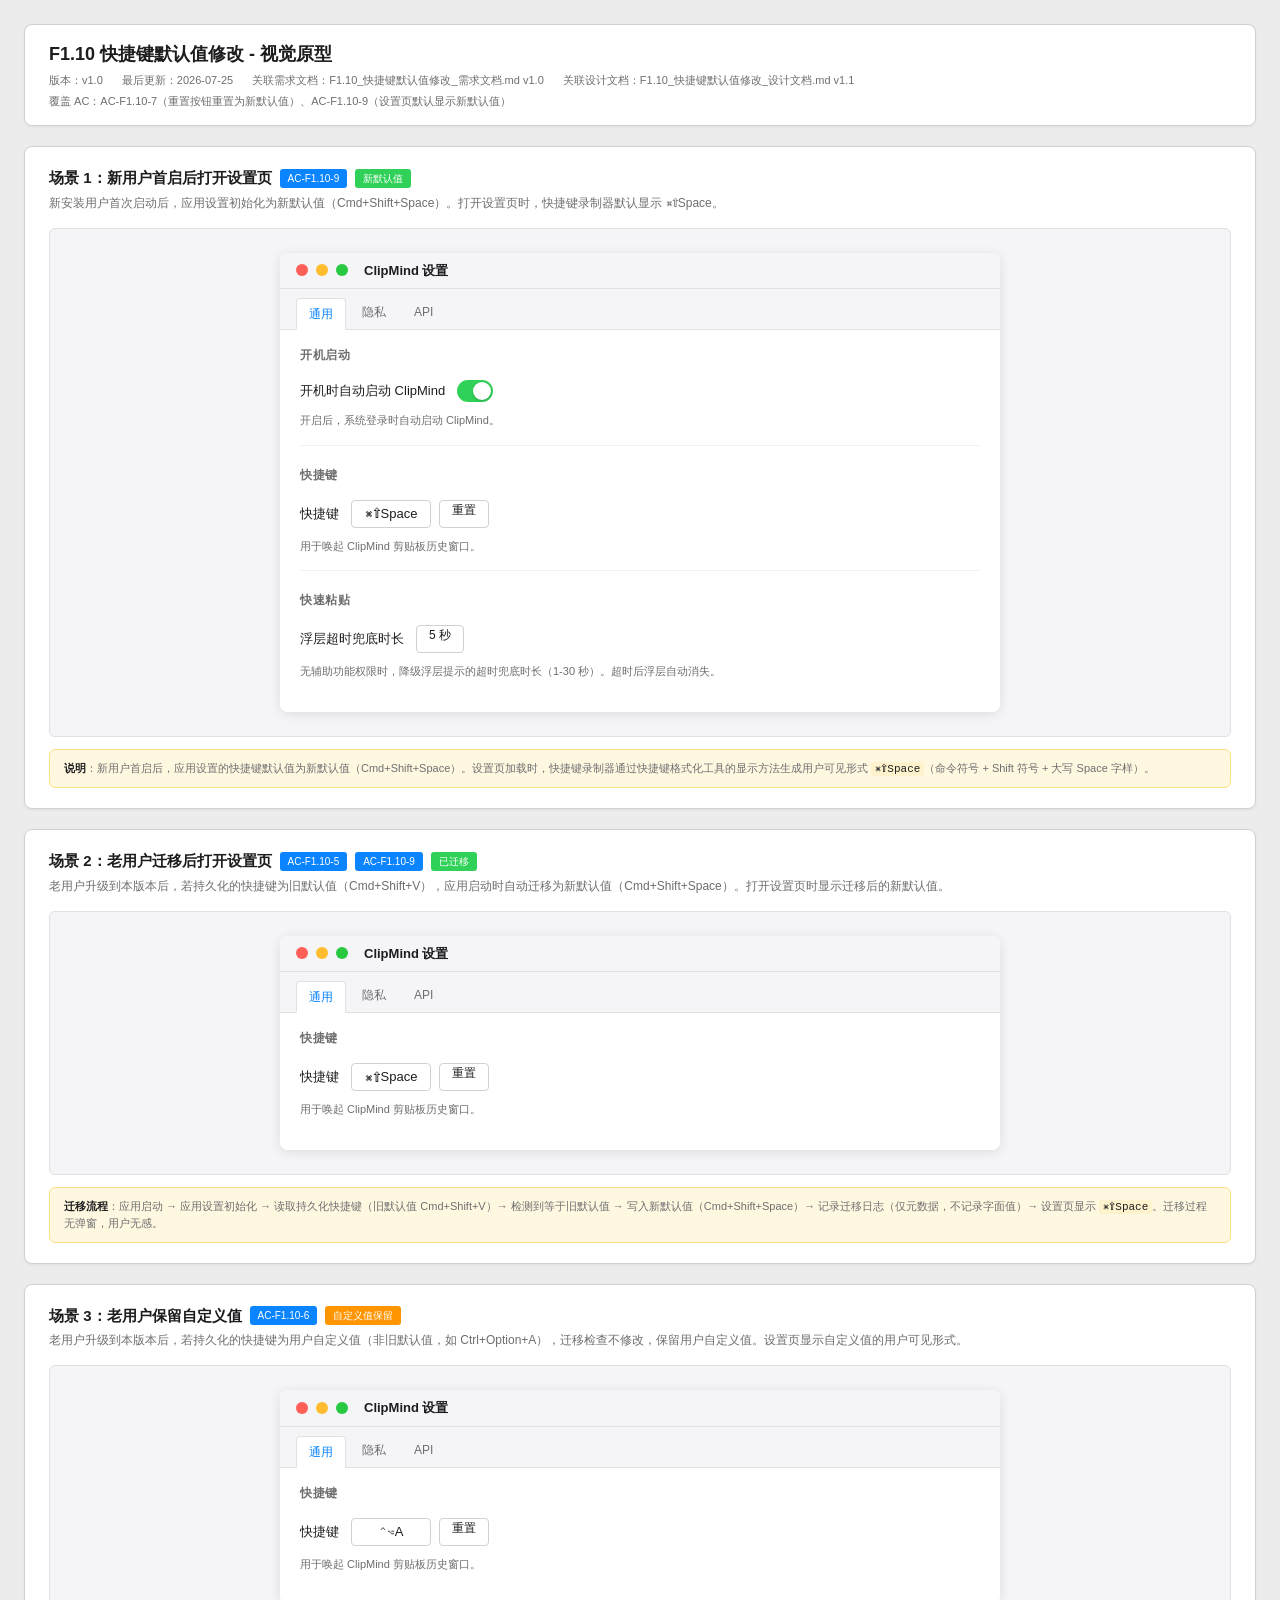
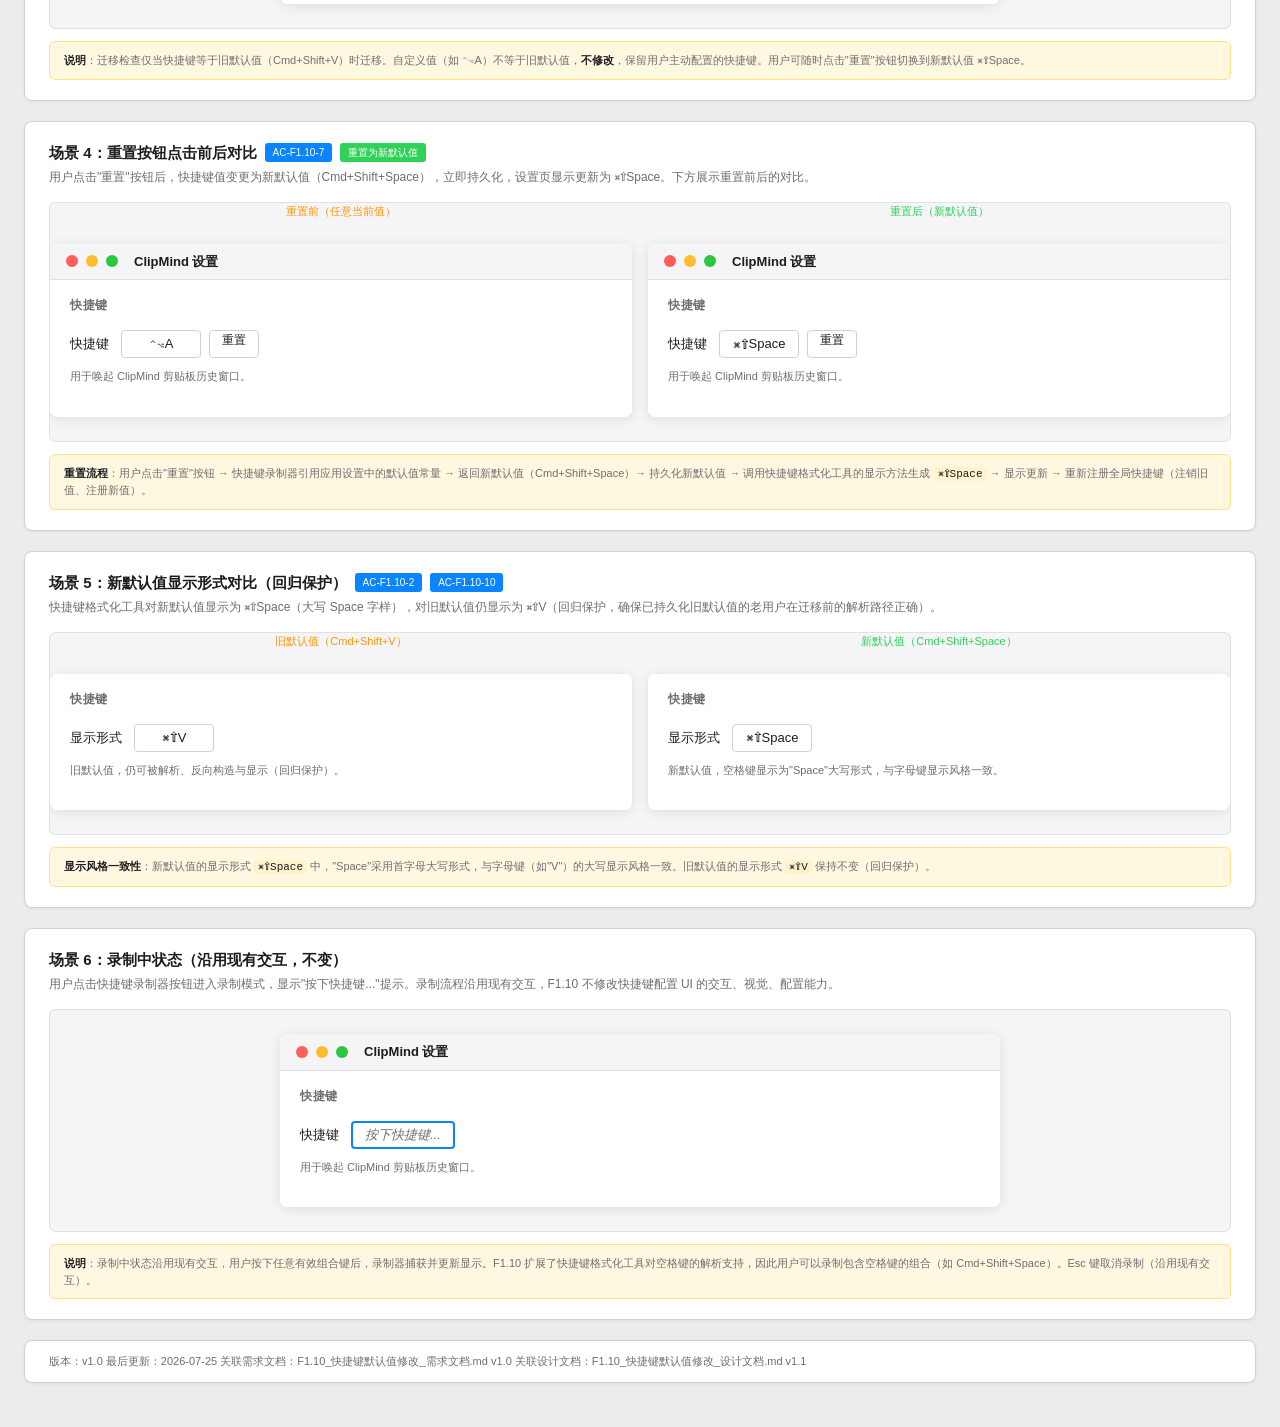
<file: docs/planning/P0/F1/F1.10_快捷键默认值修改_视觉原型.html>
<!DOCTYPE html>
<html lang="zh-CN">
<!--
  F1.10 快捷键默认值修改 - 视觉原型
  版本：v1.0 | 最后更新：2026-07-25
  关联需求文档：F1.10_快捷键默认值修改_需求文档.md v1.0
  关联设计文档：F1.10_快捷键默认值修改_设计文档.md v1.1
  覆盖 AC：AC-F1.10-7（重置按钮）、AC-F1.10-9（默认显示新默认值）
  说明：本原型为静态视觉示意，用 macOS 原生浅色风格展示设置页快捷键录制器在不同场景下的显示，
        重点展示新默认值 ⌘⇧Space 的用户可见形式，以及重置按钮的重置行为。不包含真实交互逻辑。
-->
<head>
    <meta charset="UTF-8">
    <meta name="viewport" content="width=device-width, initial-scale=1.0">
    <title>F1.10 快捷键默认值修改 - 视觉原型</title>
    <style>
        /* macOS 原生浅色风格（与 F1.9 视觉原型风格一致） */
        * {
            box-sizing: border-box;
            margin: 0;
            padding: 0;
        }

        body {
            font-family: -apple-system, BlinkMacSystemFont, "SF Pro Text", "PingFang SC", "Helvetica Neue", sans-serif;
            background: #ececec;
            color: #1d1d1f;
            font-size: 13px;
            line-height: 1.5;
            padding: 24px;
        }

        /* 顶部标题区 */
        .page-header {
            background: #ffffff;
            border-radius: 8px;
            padding: 16px 24px;
            margin-bottom: 20px;
            border: 1px solid #d1d1d1;
            box-shadow: 0 1px 3px rgba(0, 0, 0, 0.06);
        }

        .page-header h1 {
            font-size: 18px;
            font-weight: 600;
            margin-bottom: 4px;
        }

        .page-header .meta {
            font-size: 11px;
            color: #6e6e70;
        }

        .page-header .meta span {
            margin-right: 16px;
        }

        /* 场景容器 */
        .scene {
            background: #ffffff;
            border-radius: 8px;
            padding: 20px 24px;
            margin-bottom: 20px;
            border: 1px solid #d1d1d1;
            box-shadow: 0 1px 3px rgba(0, 0, 0, 0.06);
        }

        .scene-title {
            font-size: 15px;
            font-weight: 600;
            margin-bottom: 4px;
            color: #1d1d1f;
            display: flex;
            align-items: center;
            gap: 8px;
        }

        .scene-title .ac-tag {
            font-size: 10px;
            background: #0a84ff;
            color: #ffffff;
            padding: 2px 8px;
            border-radius: 3px;
            font-weight: 500;
        }

        .scene-title .badge-old {
            font-size: 10px;
            background: #ff9500;
            color: #ffffff;
            padding: 2px 8px;
            border-radius: 3px;
            font-weight: 500;
        }

        .scene-title .badge-new {
            font-size: 10px;
            background: #30d158;
            color: #ffffff;
            padding: 2px 8px;
            border-radius: 3px;
            font-weight: 500;
        }

        .scene-desc {
            font-size: 12px;
            color: #6e6e70;
            margin-bottom: 16px;
        }

        /* 场景展示区（模拟设置页窗口） */
        .stage {
            background: #f5f5f7;
            border: 1px solid #e1e1e3;
            border-radius: 6px;
            padding: 0;
            position: relative;
            overflow: hidden;
        }

        /* 模拟设置窗口标题栏 */
        .settings-window {
            background: #ffffff;
            border-radius: 8px;
            overflow: hidden;
            box-shadow: 0 2px 12px rgba(0, 0, 0, 0.1);
            max-width: 720px;
            margin: 24px auto;
        }

        .settings-titlebar {
            background: #f5f5f7;
            border-bottom: 1px solid #e1e1e3;
            padding: 8px 16px;
            display: flex;
            align-items: center;
            gap: 8px;
        }

        .settings-titlebar .traffic-light {
            width: 12px;
            height: 12px;
            border-radius: 50%;
            display: inline-block;
        }

        .settings-titlebar .traffic-light.red { background: #ff5f57; }
        .settings-titlebar .traffic-light.yellow { background: #febc2e; }
        .settings-titlebar .traffic-light.green { background: #28c840; }

        .settings-titlebar .title {
            font-size: 13px;
            font-weight: 600;
            margin-left: 8px;
            color: #1d1d1f;
        }

        /* 设置页 Tab 栏 */
        .settings-tabs {
            background: #f5f5f7;
            border-bottom: 1px solid #e1e1e3;
            padding: 8px 16px 0;
            display: flex;
            gap: 4px;
        }

        .settings-tab {
            padding: 6px 12px;
            font-size: 12px;
            color: #6e6e70;
            border-radius: 4px 4px 0 0;
            cursor: default;
        }

        .settings-tab.active {
            background: #ffffff;
            color: #0a84ff;
            border: 1px solid #e1e1e3;
            border-bottom: 1px solid #ffffff;
            position: relative;
            top: 1px;
        }

        /* 设置表单 */
        .settings-form {
            padding: 16px 20px;
            background: #ffffff;
        }

        .form-section {
            margin-bottom: 20px;
            padding-bottom: 16px;
            border-bottom: 1px solid #f0f0f0;
        }

        .form-section:last-child {
            border-bottom: none;
            margin-bottom: 0;
        }

        .form-section-title {
            font-size: 12px;
            font-weight: 600;
            color: #6e6e70;
            text-transform: uppercase;
            letter-spacing: 0.5px;
            margin-bottom: 10px;
        }

        .form-row {
            display: flex;
            align-items: center;
            gap: 12px;
            padding: 6px 0;
        }

        .form-label {
            font-size: 13px;
            color: #1d1d1f;
            flex-shrink: 0;
        }

        .form-caption {
            font-size: 11px;
            color: #6e6e70;
            margin-top: 4px;
            margin-left: 0;
        }

        /* 快捷键录制器 */
        .hotkey-recorder {
            display: flex;
            align-items: center;
            gap: 8px;
        }

        .hotkey-display {
            display: inline-flex;
            align-items: center;
            justify-content: center;
            min-width: 80px;
            height: 28px;
            padding: 0 12px;
            background: #ffffff;
            border: 1px solid #d1d1d1;
            border-radius: 4px;
            font-size: 13px;
            font-family: -apple-system, "SF Pro Text", sans-serif;
            color: #1d1d1f;
        }

        .hotkey-display.recording {
            color: #6e6e70;
            font-style: italic;
            border-color: #0a84ff;
            border-width: 2px;
        }

        .hotkey-display .symbol {
            font-size: 14px;
            margin-right: 1px;
        }

        .hotkey-display .key-name {
            font-weight: 500;
        }

        .reset-button {
            height: 28px;
            padding: 0 12px;
            background: #ffffff;
            border: 1px solid #d1d1d1;
            border-radius: 4px;
            font-size: 12px;
            color: #1d1d1f;
            cursor: default;
        }

        .reset-button:active {
            background: #f0f0f0;
        }

        /* Toggle 开关 */
        .toggle {
            position: relative;
            width: 36px;
            height: 22px;
            background: #30d158;
            border-radius: 11px;
            transition: background 0.2s;
        }

        .toggle.off {
            background: #e1e1e3;
        }

        .toggle::after {
            content: '';
            position: absolute;
            top: 2px;
            left: 16px;
            width: 18px;
            height: 18px;
            background: #ffffff;
            border-radius: 50%;
            box-shadow: 0 1px 3px rgba(0, 0, 0, 0.2);
            transition: left 0.2s;
        }

        .toggle.off::after {
            left: 2px;
        }

        /* 标注框 */
        .annotation {
            background: #fff8e1;
            border: 1px solid #ffe082;
            border-radius: 6px;
            padding: 10px 14px;
            margin-top: 12px;
            font-size: 11px;
            color: #6e6e70;
        }

        .annotation strong {
            color: #1d1d1f;
        }

        .annotation .highlight {
            background: #fff3cd;
            padding: 1px 4px;
            border-radius: 2px;
            font-family: -apple-system, "SF Pro Text", monospace;
            font-weight: 500;
            color: #1d1d1f;
        }

        /* 对比展示 */
        .comparison {
            display: grid;
            grid-template-columns: 1fr 1fr;
            gap: 16px;
        }

        .comparison-label {
            font-size: 11px;
            color: #6e6e70;
            margin-bottom: 6px;
            text-align: center;
            font-weight: 500;
        }

        .comparison-label.old {
            color: #ff9500;
        }

        .comparison-label.new {
            color: #30d158;
        }
    </style>
</head>
<body>
    <!-- 顶部标题区 -->
    <div class="page-header">
        <h1>F1.10 快捷键默认值修改 - 视觉原型</h1>
        <div class="meta">
            <span>版本：v1.0</span>
            <span>最后更新：2026-07-25</span>
            <span>关联需求文档：F1.10_快捷键默认值修改_需求文档.md v1.0</span>
            <span>关联设计文档：F1.10_快捷键默认值修改_设计文档.md v1.1</span>
        </div>
        <div class="meta" style="margin-top: 4px;">
            <span>覆盖 AC：AC-F1.10-7（重置按钮重置为新默认值）、AC-F1.10-9（设置页默认显示新默认值）</span>
        </div>
    </div>

    <!-- 场景 1：新用户首启后打开设置页 -->
    <div class="scene">
        <div class="scene-title">
            场景 1：新用户首启后打开设置页
            <span class="ac-tag">AC-F1.10-9</span>
            <span class="badge-new">新默认值</span>
        </div>
        <div class="scene-desc">
            新安装用户首次启动后，应用设置初始化为新默认值（Cmd+Shift+Space）。打开设置页时，快捷键录制器默认显示 ⌘⇧Space。
        </div>
        <div class="stage">
            <div class="settings-window">
                <div class="settings-titlebar">
                    <span class="traffic-light red"></span>
                    <span class="traffic-light yellow"></span>
                    <span class="traffic-light green"></span>
                    <span class="title">ClipMind 设置</span>
                </div>
                <div class="settings-tabs">
                    <div class="settings-tab active">通用</div>
                    <div class="settings-tab">隐私</div>
                    <div class="settings-tab">API</div>
                </div>
                <div class="settings-form">
                    <div class="form-section">
                        <div class="form-section-title">开机启动</div>
                        <div class="form-row">
                            <span class="form-label">开机时自动启动 ClipMind</span>
                            <div class="toggle"></div>
                        </div>
                        <div class="form-caption">开启后，系统登录时自动启动 ClipMind。</div>
                    </div>
                    <div class="form-section">
                        <div class="form-section-title">快捷键</div>
                        <div class="form-row">
                            <span class="form-label">快捷键</span>
                            <div class="hotkey-recorder">
                                <div class="hotkey-display">
                                    <span class="symbol">⌘</span><span class="symbol">⇧</span><span class="key-name">Space</span>
                                </div>
                                <div class="reset-button">重置</div>
                            </div>
                        </div>
                        <div class="form-caption">用于唤起 ClipMind 剪贴板历史窗口。</div>
                    </div>
                    <div class="form-section">
                        <div class="form-section-title">快速粘贴</div>
                        <div class="form-row">
                            <span class="form-label">浮层超时兜底时长</span>
                            <div class="reset-button">5 秒</div>
                        </div>
                        <div class="form-caption">无辅助功能权限时，降级浮层提示的超时兜底时长（1-30 秒）。超时后浮层自动消失。</div>
                    </div>
                </div>
            </div>
        </div>
        <div class="annotation">
            <strong>说明</strong>：新用户首启后，应用设置的快捷键默认值为新默认值（Cmd+Shift+Space）。设置页加载时，快捷键录制器通过快捷键格式化工具的显示方法生成用户可见形式 <span class="highlight">⌘⇧Space</span>（命令符号 + Shift 符号 + 大写 Space 字样）。
        </div>
    </div>

    <!-- 场景 2：老用户迁移后打开设置页 -->
    <div class="scene">
        <div class="scene-title">
            场景 2：老用户迁移后打开设置页
            <span class="ac-tag">AC-F1.10-5</span>
            <span class="ac-tag">AC-F1.10-9</span>
            <span class="badge-new">已迁移</span>
        </div>
        <div class="scene-desc">
            老用户升级到本版本后，若持久化的快捷键为旧默认值（Cmd+Shift+V），应用启动时自动迁移为新默认值（Cmd+Shift+Space）。打开设置页时显示迁移后的新默认值。
        </div>
        <div class="stage">
            <div class="settings-window">
                <div class="settings-titlebar">
                    <span class="traffic-light red"></span>
                    <span class="traffic-light yellow"></span>
                    <span class="traffic-light green"></span>
                    <span class="title">ClipMind 设置</span>
                </div>
                <div class="settings-tabs">
                    <div class="settings-tab active">通用</div>
                    <div class="settings-tab">隐私</div>
                    <div class="settings-tab">API</div>
                </div>
                <div class="settings-form">
                    <div class="form-section">
                        <div class="form-section-title">快捷键</div>
                        <div class="form-row">
                            <span class="form-label">快捷键</span>
                            <div class="hotkey-recorder">
                                <div class="hotkey-display">
                                    <span class="symbol">⌘</span><span class="symbol">⇧</span><span class="key-name">Space</span>
                                </div>
                                <div class="reset-button">重置</div>
                            </div>
                        </div>
                        <div class="form-caption">用于唤起 ClipMind 剪贴板历史窗口。</div>
                    </div>
                </div>
            </div>
        </div>
        <div class="annotation">
            <strong>迁移流程</strong>：应用启动 → 应用设置初始化 → 读取持久化快捷键（旧默认值 Cmd+Shift+V）→ 检测到等于旧默认值 → 写入新默认值（Cmd+Shift+Space）→ 记录迁移日志（仅元数据，不记录字面值）→ 设置页显示 <span class="highlight">⌘⇧Space</span>。迁移过程无弹窗，用户无感。
        </div>
    </div>

    <!-- 场景 3：老用户保留自定义值 -->
    <div class="scene">
        <div class="scene-title">
            场景 3：老用户保留自定义值
            <span class="ac-tag">AC-F1.10-6</span>
            <span class="badge-old">自定义值保留</span>
        </div>
        <div class="scene-desc">
            老用户升级到本版本后，若持久化的快捷键为用户自定义值（非旧默认值，如 Ctrl+Option+A），迁移检查不修改，保留用户自定义值。设置页显示自定义值的用户可见形式。
        </div>
        <div class="stage">
            <div class="settings-window">
                <div class="settings-titlebar">
                    <span class="traffic-light red"></span>
                    <span class="traffic-light yellow"></span>
                    <span class="traffic-light green"></span>
                    <span class="title">ClipMind 设置</span>
                </div>
                <div class="settings-tabs">
                    <div class="settings-tab active">通用</div>
                    <div class="settings-tab">隐私</div>
                    <div class="settings-tab">API</div>
                </div>
                <div class="settings-form">
                    <div class="form-section">
                        <div class="form-section-title">快捷键</div>
                        <div class="form-row">
                            <span class="form-label">快捷键</span>
                            <div class="hotkey-recorder">
                                <div class="hotkey-display">
                                    <span class="symbol">⌃</span><span class="symbol">⌥</span><span class="key-name">A</span>
                                </div>
                                <div class="reset-button">重置</div>
                            </div>
                        </div>
                        <div class="form-caption">用于唤起 ClipMind 剪贴板历史窗口。</div>
                    </div>
                </div>
            </div>
        </div>
        <div class="annotation">
            <strong>说明</strong>：迁移检查仅当快捷键等于旧默认值（Cmd+Shift+V）时迁移。自定义值（如 ⌃⌥A）不等于旧默认值，<strong>不修改</strong>，保留用户主动配置的快捷键。用户可随时点击"重置"按钮切换到新默认值 ⌘⇧Space。
        </div>
    </div>

    <!-- 场景 4：重置按钮点击前后对比 -->
    <div class="scene">
        <div class="scene-title">
            场景 4：重置按钮点击前后对比
            <span class="ac-tag">AC-F1.10-7</span>
            <span class="badge-new">重置为新默认值</span>
        </div>
        <div class="scene-desc">
            用户点击"重置"按钮后，快捷键值变更为新默认值（Cmd+Shift+Space），立即持久化，设置页显示更新为 ⌘⇧Space。下方展示重置前后的对比。
        </div>
        <div class="stage">
            <div class="comparison">
                <div>
                    <div class="comparison-label old">重置前（任意当前值）</div>
                    <div class="settings-window">
                        <div class="settings-titlebar">
                            <span class="traffic-light red"></span>
                            <span class="traffic-light yellow"></span>
                            <span class="traffic-light green"></span>
                            <span class="title">ClipMind 设置</span>
                        </div>
                        <div class="settings-form">
                            <div class="form-section">
                                <div class="form-section-title">快捷键</div>
                                <div class="form-row">
                                    <span class="form-label">快捷键</span>
                                    <div class="hotkey-recorder">
                                        <div class="hotkey-display">
                                            <span class="symbol">⌃</span><span class="symbol">⌥</span><span class="key-name">A</span>
                                        </div>
                                        <div class="reset-button">重置</div>
                                    </div>
                                </div>
                                <div class="form-caption">用于唤起 ClipMind 剪贴板历史窗口。</div>
                            </div>
                        </div>
                    </div>
                </div>
                <div>
                    <div class="comparison-label new">重置后（新默认值）</div>
                    <div class="settings-window">
                        <div class="settings-titlebar">
                            <span class="traffic-light red"></span>
                            <span class="traffic-light yellow"></span>
                            <span class="traffic-light green"></span>
                            <span class="title">ClipMind 设置</span>
                        </div>
                        <div class="settings-form">
                            <div class="form-section">
                                <div class="form-section-title">快捷键</div>
                                <div class="form-row">
                                    <span class="form-label">快捷键</span>
                                    <div class="hotkey-recorder">
                                        <div class="hotkey-display">
                                            <span class="symbol">⌘</span><span class="symbol">⇧</span><span class="key-name">Space</span>
                                        </div>
                                        <div class="reset-button">重置</div>
                                    </div>
                                </div>
                                <div class="form-caption">用于唤起 ClipMind 剪贴板历史窗口。</div>
                            </div>
                        </div>
                    </div>
                </div>
            </div>
        </div>
        <div class="annotation">
            <strong>重置流程</strong>：用户点击"重置"按钮 → 快捷键录制器引用应用设置中的默认值常量 → 返回新默认值（Cmd+Shift+Space）→ 持久化新默认值 → 调用快捷键格式化工具的显示方法生成 <span class="highlight">⌘⇧Space</span> → 显示更新 → 重新注册全局快捷键（注销旧值、注册新值）。
        </div>
    </div>

    <!-- 场景 5：新默认值显示形式对比（旧默认值 vs 新默认值） -->
    <div class="scene">
        <div class="scene-title">
            场景 5：新默认值显示形式对比（回归保护）
            <span class="ac-tag">AC-F1.10-2</span>
            <span class="ac-tag">AC-F1.10-10</span>
        </div>
        <div class="scene-desc">
            快捷键格式化工具对新默认值显示为 ⌘⇧Space（大写 Space 字样），对旧默认值仍显示为 ⌘⇧V（回归保护，确保已持久化旧默认值的老用户在迁移前的解析路径正确）。
        </div>
        <div class="stage">
            <div class="comparison">
                <div>
                    <div class="comparison-label old">旧默认值（Cmd+Shift+V）</div>
                    <div class="settings-window">
                        <div class="settings-form">
                            <div class="form-section">
                                <div class="form-section-title">快捷键</div>
                                <div class="form-row">
                                    <span class="form-label">显示形式</span>
                                    <div class="hotkey-recorder">
                                        <div class="hotkey-display">
                                            <span class="symbol">⌘</span><span class="symbol">⇧</span><span class="key-name">V</span>
                                        </div>
                                    </div>
                                </div>
                                <div class="form-caption">旧默认值，仍可被解析、反向构造与显示（回归保护）。</div>
                            </div>
                        </div>
                    </div>
                </div>
                <div>
                    <div class="comparison-label new">新默认值（Cmd+Shift+Space）</div>
                    <div class="settings-window">
                        <div class="settings-form">
                            <div class="form-section">
                                <div class="form-section-title">快捷键</div>
                                <div class="form-row">
                                    <span class="form-label">显示形式</span>
                                    <div class="hotkey-recorder">
                                        <div class="hotkey-display">
                                            <span class="symbol">⌘</span><span class="symbol">⇧</span><span class="key-name">Space</span>
                                        </div>
                                    </div>
                                </div>
                                <div class="form-caption">新默认值，空格键显示为"Space"大写形式，与字母键显示风格一致。</div>
                            </div>
                        </div>
                    </div>
                </div>
            </div>
        </div>
        <div class="annotation">
            <strong>显示风格一致性</strong>：新默认值的显示形式 <span class="highlight">⌘⇧Space</span> 中，"Space"采用首字母大写形式，与字母键（如"V"）的大写显示风格一致。旧默认值的显示形式 <span class="highlight">⌘⇧V</span> 保持不变（回归保护）。
        </div>
    </div>

    <!-- 场景 6：录制中状态 -->
    <div class="scene">
        <div class="scene-title">
            场景 6：录制中状态（沿用现有交互，不变）
        </div>
        <div class="scene-desc">
            用户点击快捷键录制器按钮进入录制模式，显示"按下快捷键..."提示。录制流程沿用现有交互，F1.10 不修改快捷键配置 UI 的交互、视觉、配置能力。
        </div>
        <div class="stage">
            <div class="settings-window">
                <div class="settings-titlebar">
                    <span class="traffic-light red"></span>
                    <span class="traffic-light yellow"></span>
                    <span class="traffic-light green"></span>
                    <span class="title">ClipMind 设置</span>
                </div>
                <div class="settings-form">
                    <div class="form-section">
                        <div class="form-section-title">快捷键</div>
                        <div class="form-row">
                            <span class="form-label">快捷键</span>
                            <div class="hotkey-recorder">
                                <div class="hotkey-display recording">按下快捷键...</div>
                            </div>
                        </div>
                        <div class="form-caption">用于唤起 ClipMind 剪贴板历史窗口。</div>
                    </div>
                </div>
            </div>
        </div>
        <div class="annotation">
            <strong>说明</strong>：录制中状态沿用现有交互，用户按下任意有效组合键后，录制器捕获并更新显示。F1.10 扩展了快捷键格式化工具对空格键的解析支持，因此用户可以录制包含空格键的组合（如 Cmd+Shift+Space）。Esc 键取消录制（沿用现有交互）。
        </div>
    </div>

    <!-- 版本信息 -->
    <div class="scene" style="padding: 12px 24px;">
        <div class="meta" style="font-size: 11px; color: #6e6e70;">
            <span>版本：v1.0</span>
            <span>最后更新：2026-07-25</span>
            <span>关联需求文档：F1.10_快捷键默认值修改_需求文档.md v1.0</span>
            <span>关联设计文档：F1.10_快捷键默认值修改_设计文档.md v1.1</span>
        </div>
    </div>
</body>
</html>
</file>
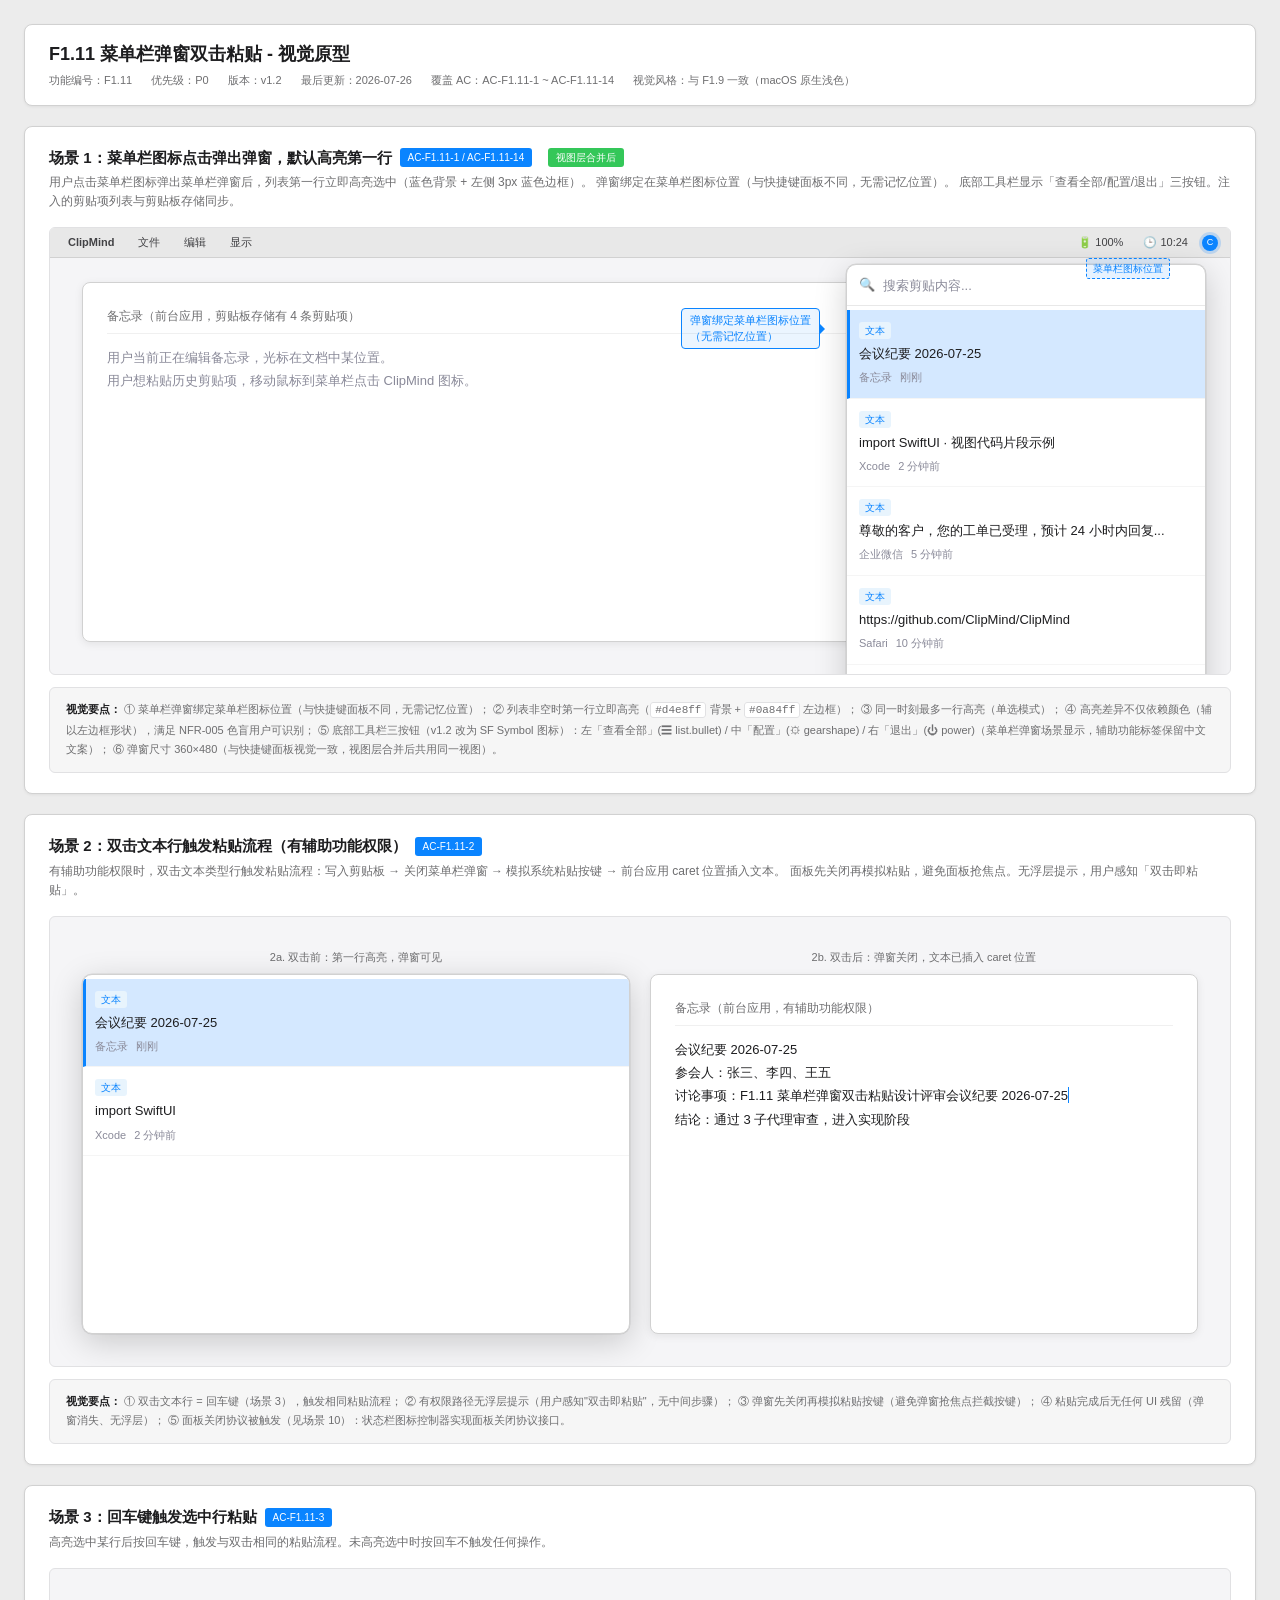
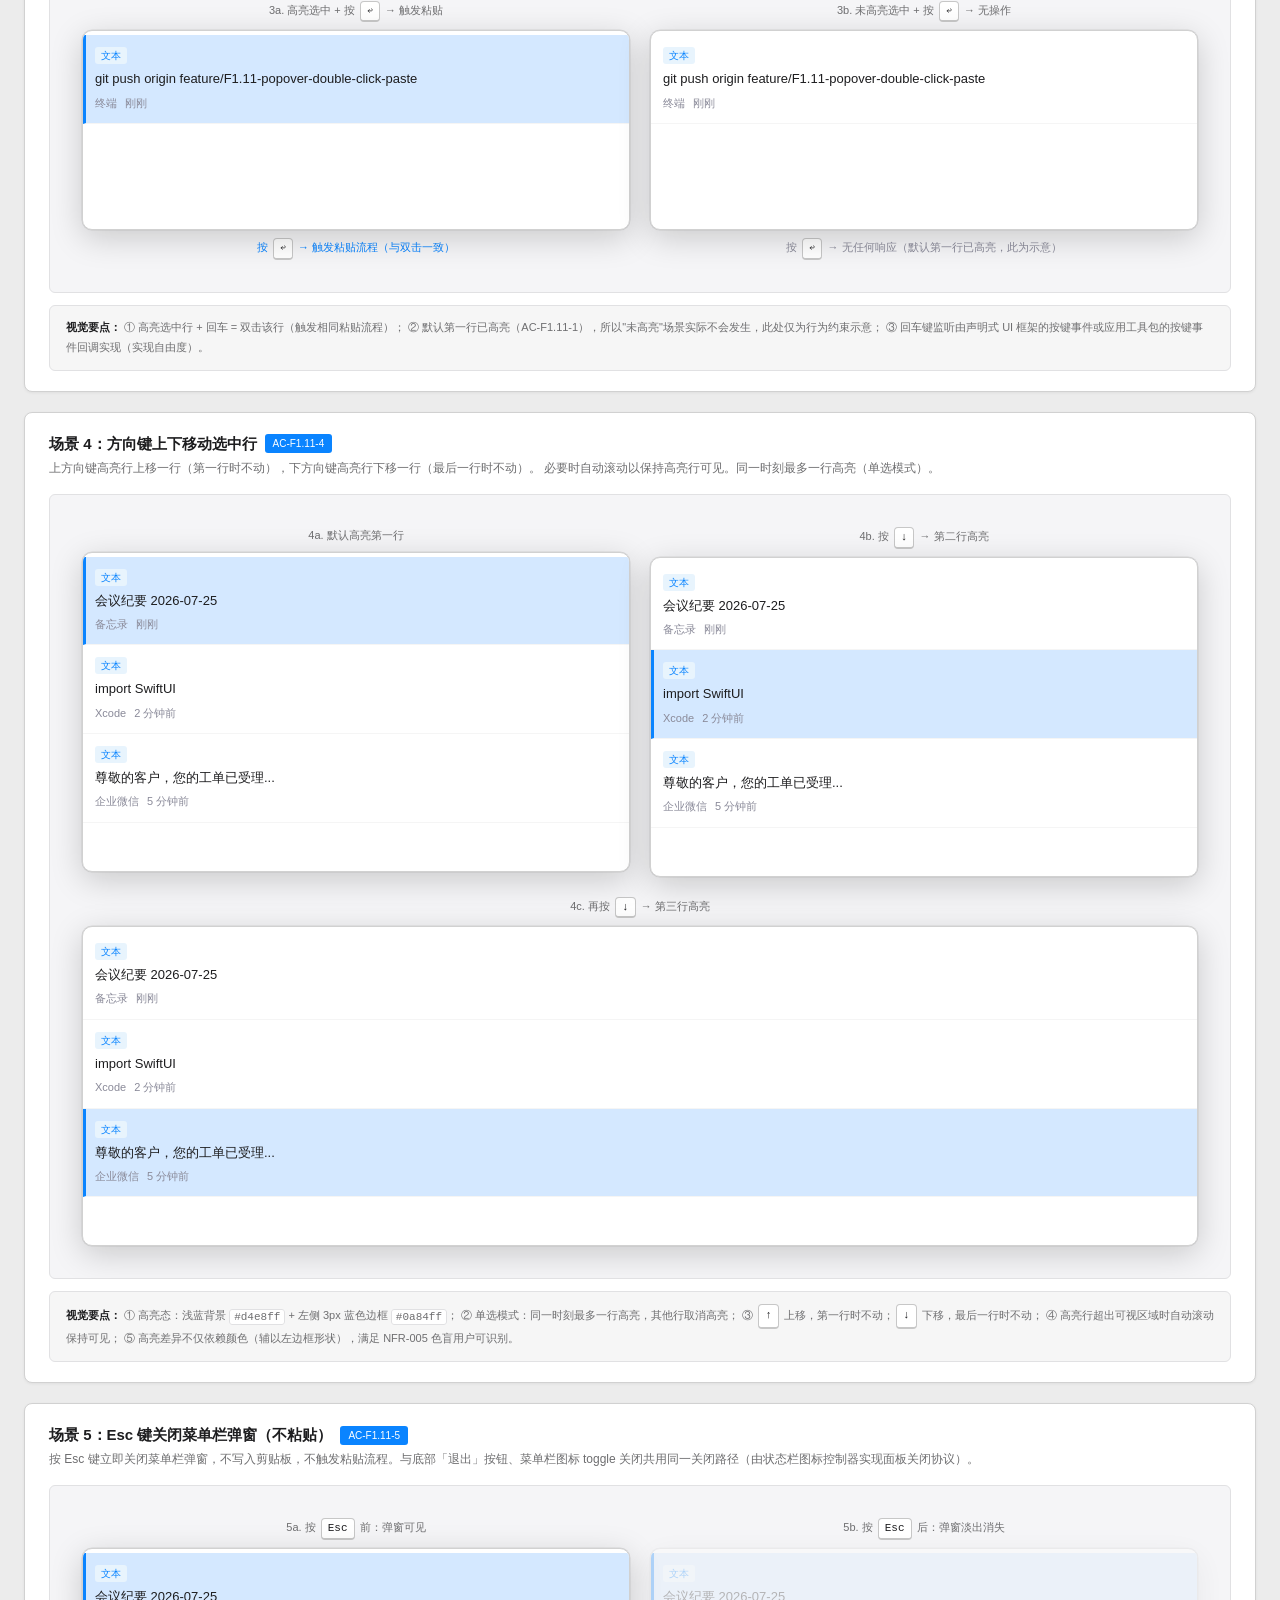
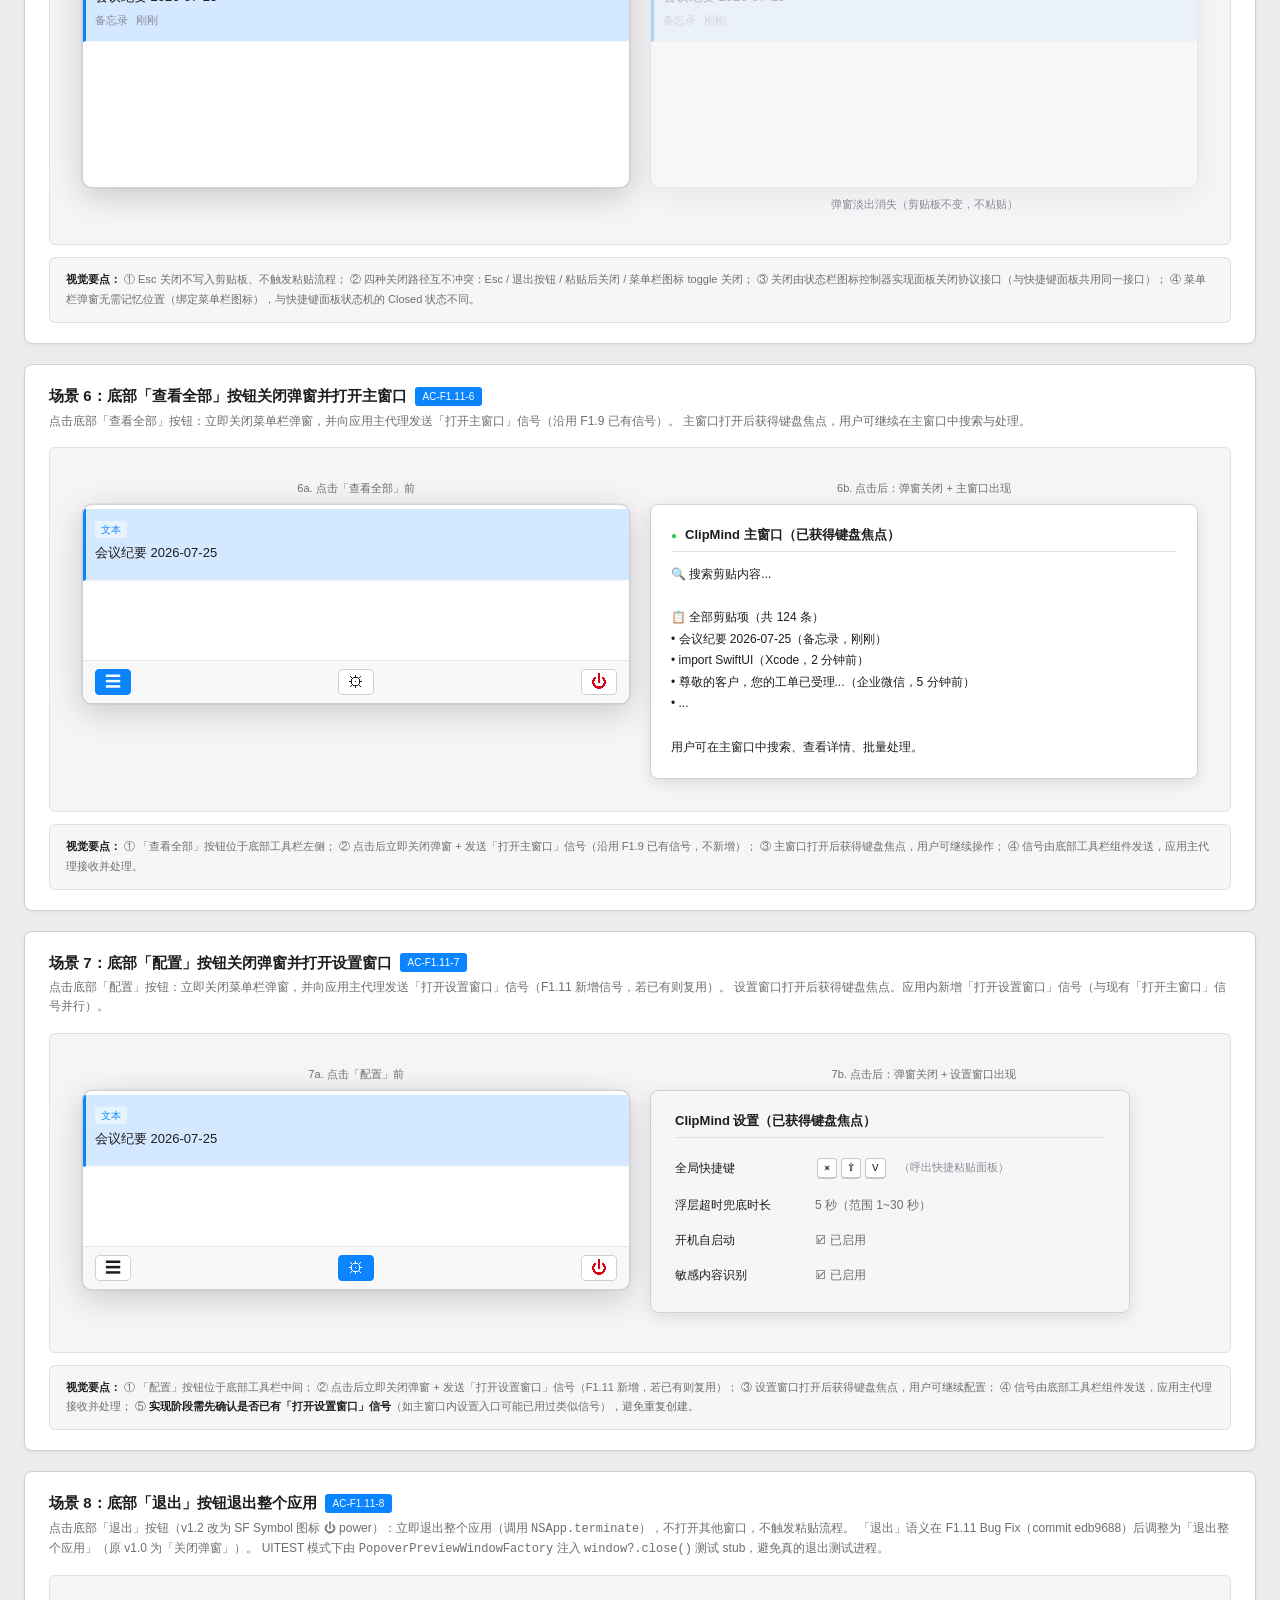
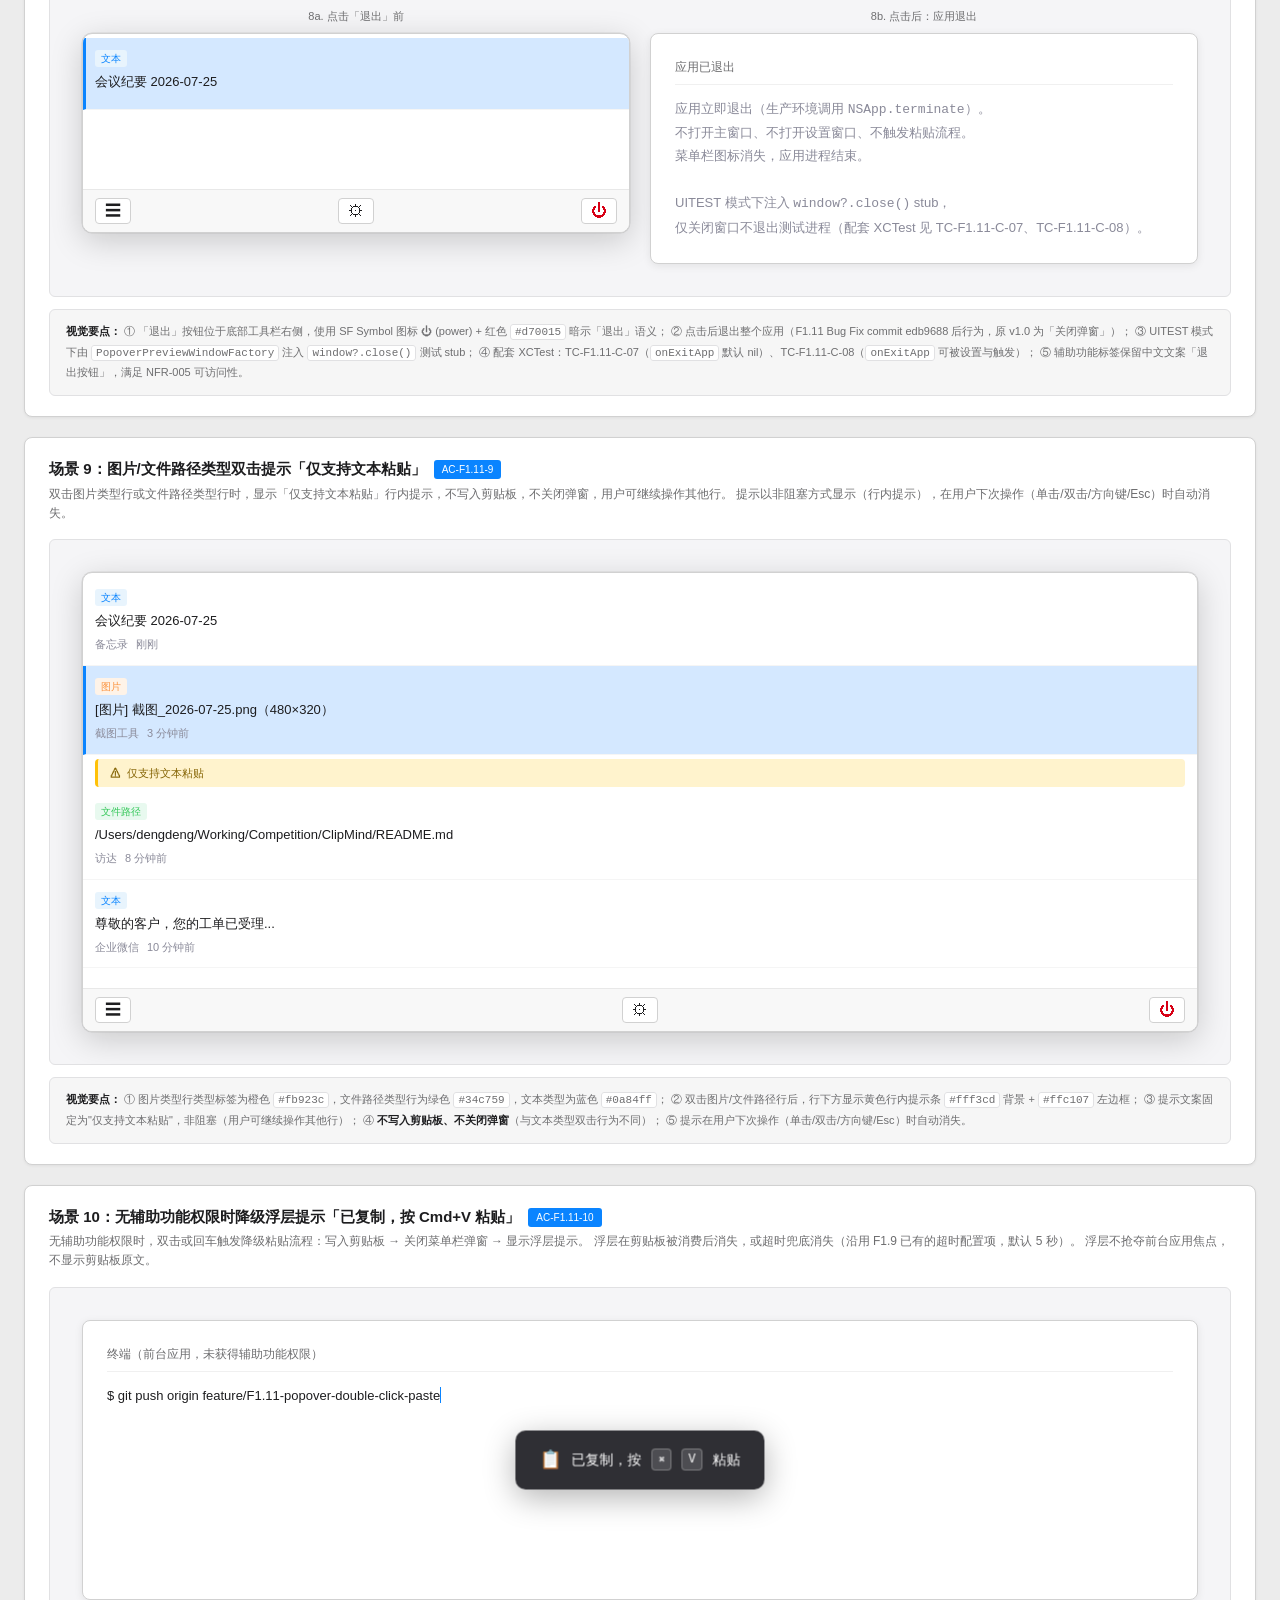
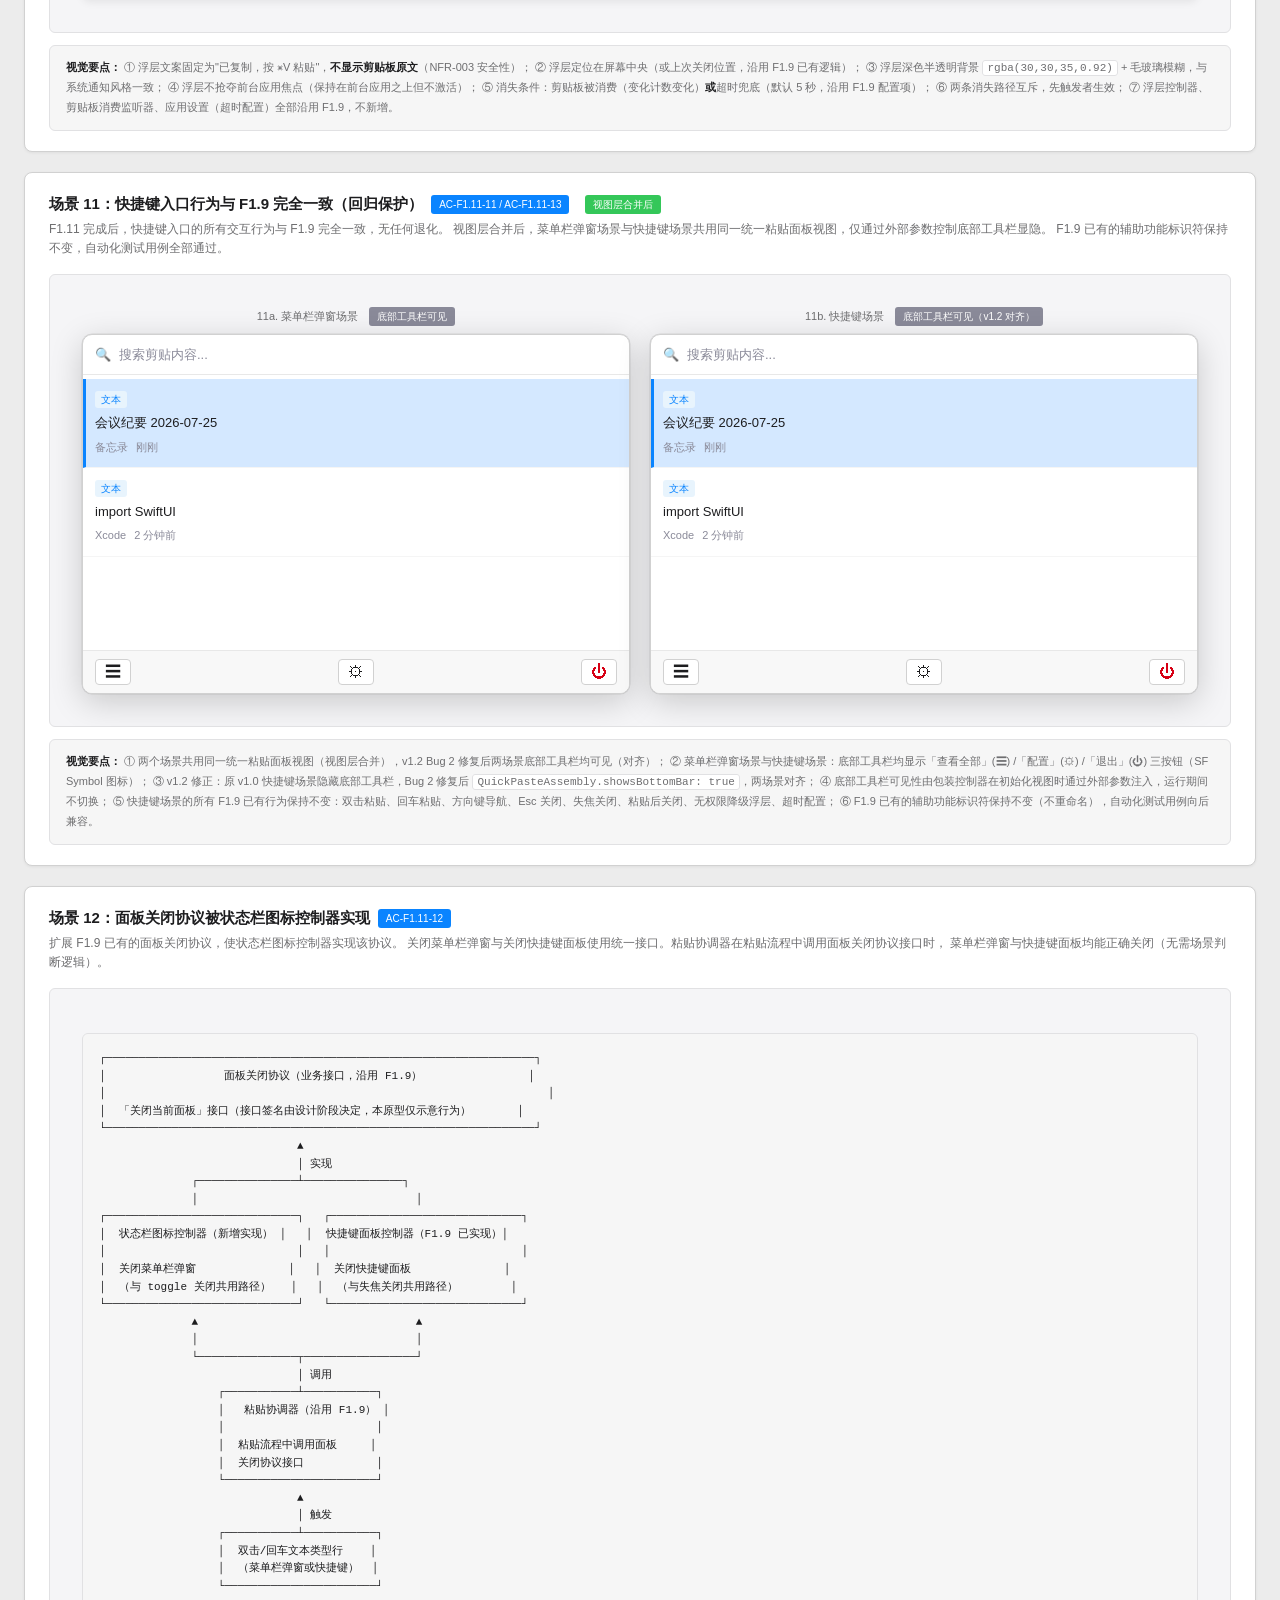
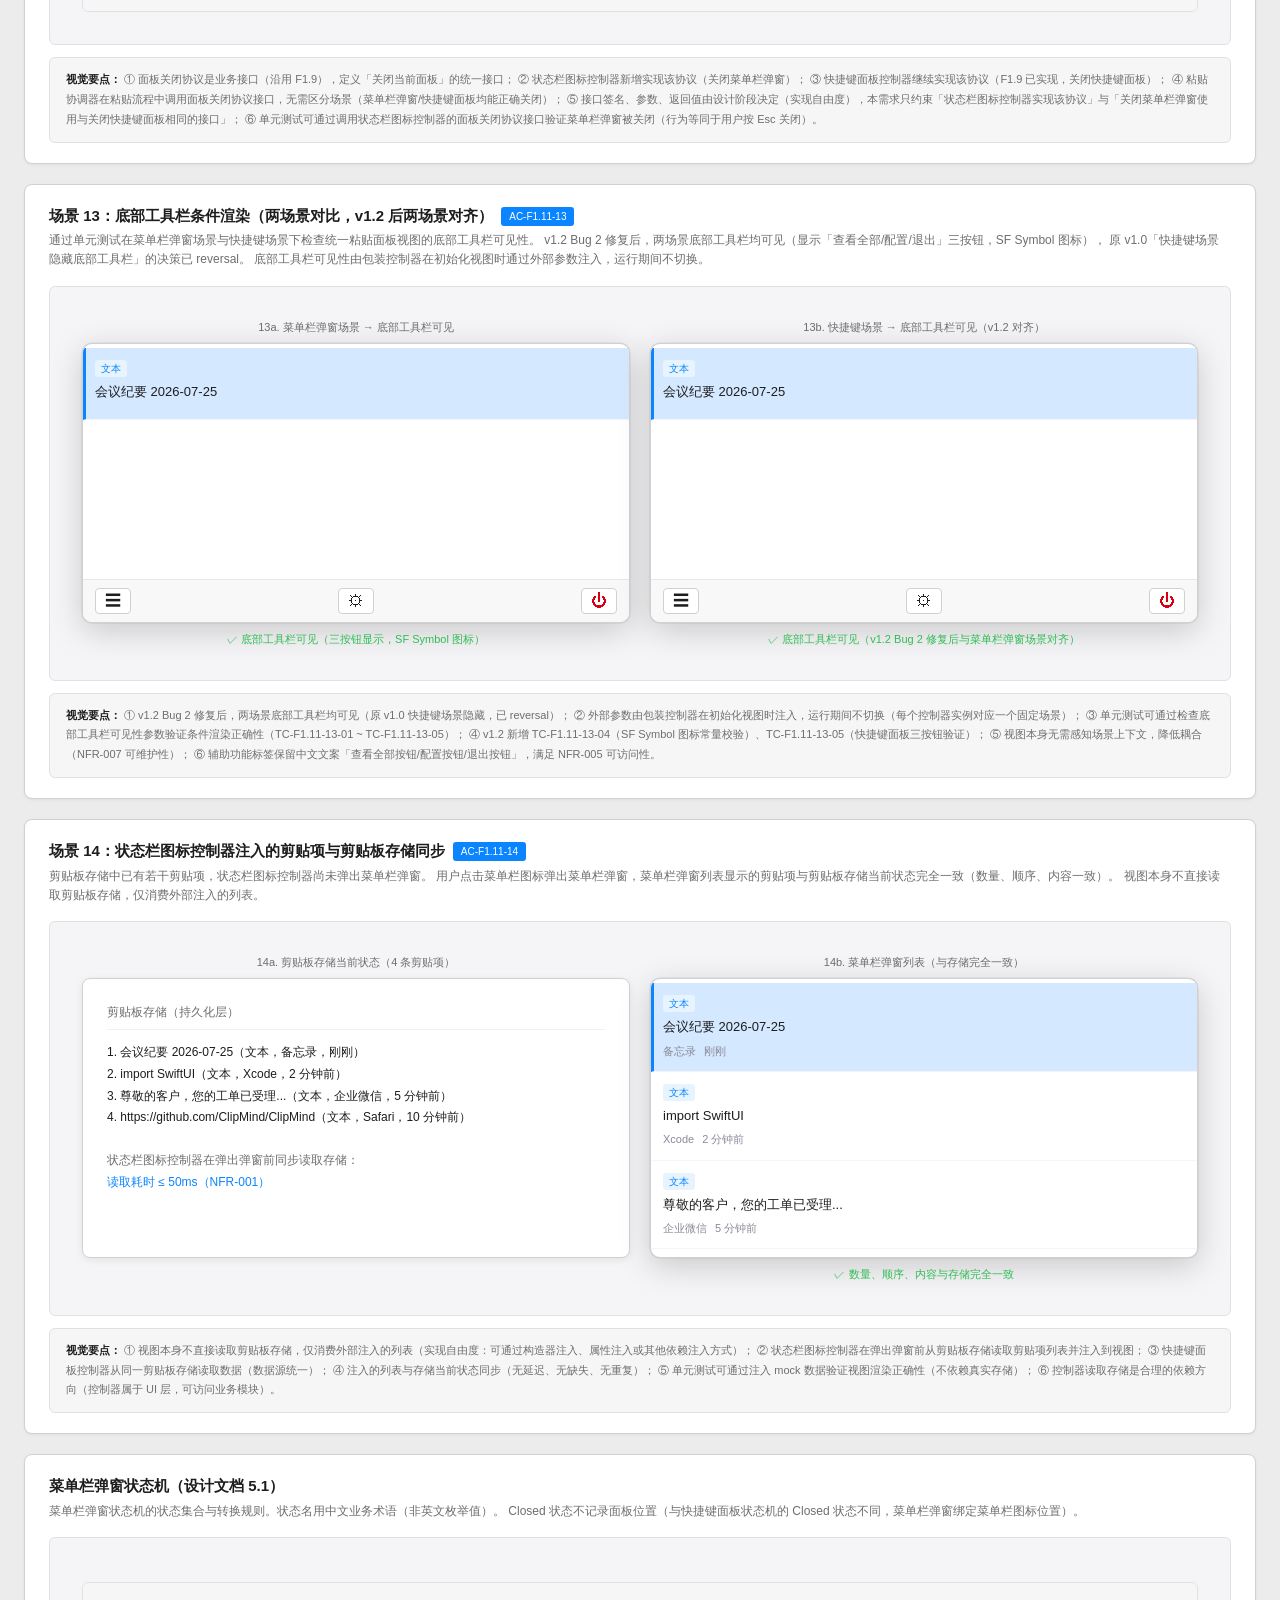
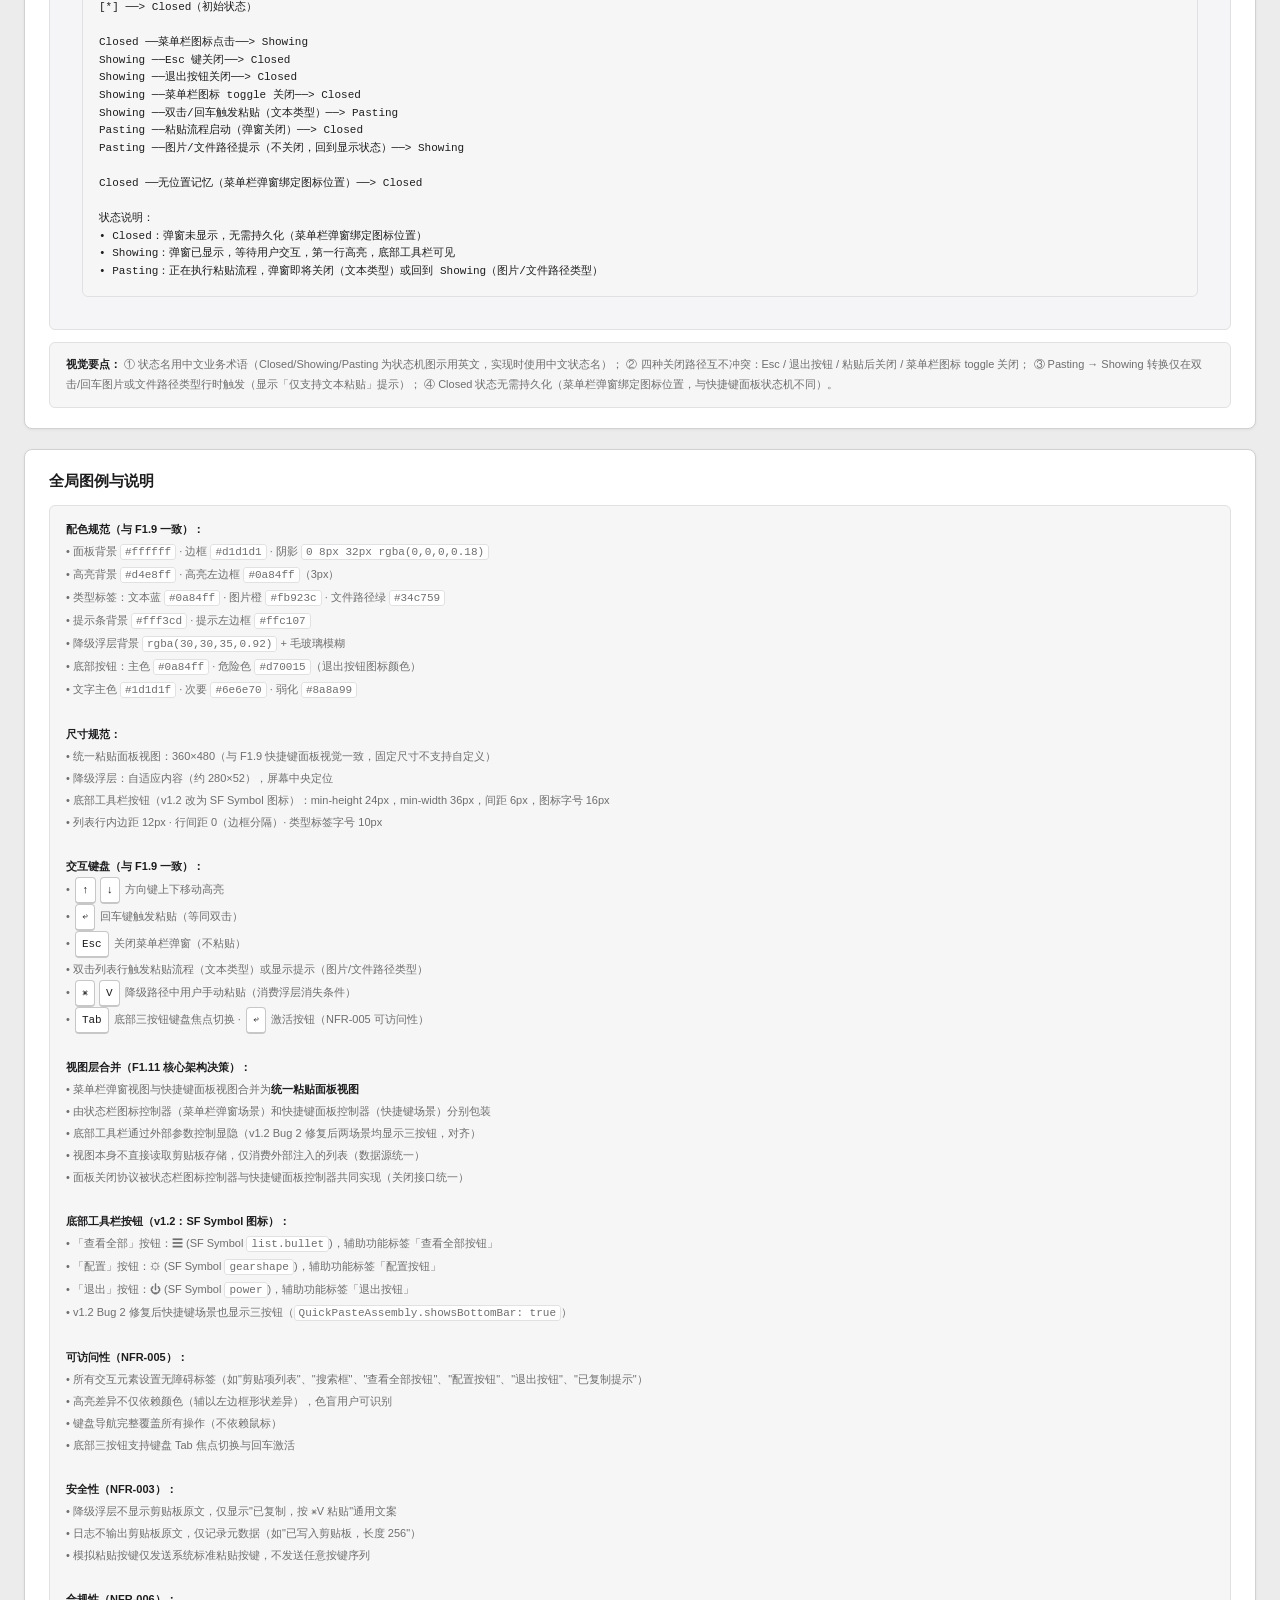
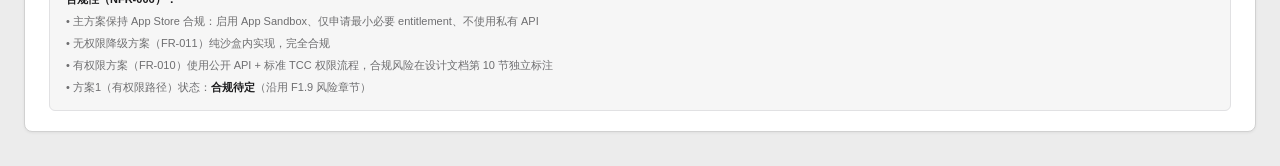
<file: docs/planning/P0/F1/F1.11_菜单栏弹窗双击粘贴_视觉原型.html>
<!DOCTYPE html>
<html lang="zh-CN">
<!--
  F1.11 菜单栏弹窗双击粘贴 - 视觉原型
  版本：v1.2 | 最后更新：2026-07-26
  关联需求文档：F1.11_菜单栏弹窗双击粘贴_需求文档.md v1.0
  关联设计文档：F1.11_菜单栏弹窗双击粘贴_设计文档.md v1.2
  覆盖 AC：AC-F1.11-1 ~ AC-F1.11-14
  说明：本原型为静态视觉示意，用 macOS 原生浅色风格展示菜单栏弹窗、底部工具栏三按钮、
        双击/回车/方向键/Esc 交互、图片/文件路径提示、降级浮层、视图层合并（两场景对比）
        等关键场景，不包含真实交互逻辑。视觉风格与 F1.9 视觉原型一致。
  v1.2 变更：Bug 2 修复——底部工具栏按钮由文字改为 SF Symbol 图标（list.bullet/gearshape/power），
            快捷键场景补齐底部工具栏（showsBottomBar: true），两场景对齐。
-->
<head>
    <meta charset="UTF-8">
    <meta name="viewport" content="width=device-width, initial-scale=1.0">
    <title>F1.11 菜单栏弹窗双击粘贴 - 视觉原型</title>
    <style>
        /* macOS 原生浅色风格（与 F1.9 视觉原型风格一致） */
        * {
            box-sizing: border-box;
            margin: 0;
            padding: 0;
        }

        body {
            font-family: -apple-system, BlinkMacSystemFont, "SF Pro Text", "PingFang SC", "Helvetica Neue", sans-serif;
            background: #ececec;
            color: #1d1d1f;
            font-size: 13px;
            line-height: 1.5;
            padding: 24px;
        }

        /* 顶部标题区 */
        .page-header {
            background: #ffffff;
            border-radius: 8px;
            padding: 16px 24px;
            margin-bottom: 20px;
            border: 1px solid #d1d1d1;
            box-shadow: 0 1px 3px rgba(0, 0, 0, 0.06);
        }

        .page-header h1 {
            font-size: 18px;
            font-weight: 600;
            margin-bottom: 4px;
        }

        .page-header .meta {
            font-size: 11px;
            color: #6e6e70;
        }

        .page-header .meta span {
            margin-right: 16px;
        }

        /* 场景容器 */
        .scene {
            background: #ffffff;
            border-radius: 8px;
            padding: 20px 24px;
            margin-bottom: 20px;
            border: 1px solid #d1d1d1;
            box-shadow: 0 1px 3px rgba(0, 0, 0, 0.06);
        }

        .scene-title {
            font-size: 15px;
            font-weight: 600;
            margin-bottom: 4px;
            color: #1d1d1f;
            display: flex;
            align-items: center;
            gap: 8px;
            flex-wrap: wrap;
        }

        .scene-title .ac-tag {
            font-size: 10px;
            background: #0a84ff;
            color: #ffffff;
            padding: 2px 8px;
            border-radius: 3px;
            font-weight: 500;
        }

        .scene-desc {
            font-size: 12px;
            color: #6e6e70;
            margin-bottom: 16px;
            line-height: 1.6;
        }

        /* 场景展示区（模拟桌面背景） */
        .stage {
            background: #f5f5f7;
            border: 1px solid #e1e1e3;
            border-radius: 6px;
            padding: 32px;
            min-height: 320px;
            position: relative;
            overflow: hidden;
        }

        /* 模拟菜单栏 */
        .menu-bar {
            background: #e8e8e8;
            border-bottom: 1px solid #d1d1d1;
            padding: 4px 12px;
            display: flex;
            align-items: center;
            gap: 12px;
            font-size: 11px;
            color: #424245;
            margin: -32px -32px 24px -32px;
        }

        .menu-bar-icon {
            width: 16px;
            height: 16px;
            background: #6e6e70;
            border-radius: 50%;
            display: inline-flex;
            align-items: center;
            justify-content: center;
            color: #ffffff;
            font-size: 9px;
            cursor: pointer;
        }

        .menu-bar-icon.active {
            background: #0a84ff;
            box-shadow: 0 0 0 3px rgba(10, 132, 255, 0.2);
        }

        .menu-bar-item {
            padding: 2px 6px;
            border-radius: 3px;
        }

        .menu-bar-item.bold {
            font-weight: 700;
        }

        .menu-bar-right {
            margin-left: auto;
            display: flex;
            gap: 8px;
            align-items: center;
        }

        /* 模拟前台应用窗口 */
        .mock-app {
            background: #ffffff;
            border: 1px solid #d1d1d1;
            border-radius: 8px;
            padding: 24px;
            min-height: 240px;
            box-shadow: 0 2px 8px rgba(0, 0, 0, 0.08);
            position: relative;
        }

        .mock-app-title {
            font-size: 12px;
            color: #6e6e70;
            margin-bottom: 12px;
            padding-bottom: 8px;
            border-bottom: 1px solid #f0f0f0;
        }

        .mock-app-content {
            font-size: 13px;
            color: #1d1d1f;
            line-height: 1.8;
        }

        /* 模拟 caret 光标 */
        .caret {
            display: inline-block;
            width: 1px;
            height: 16px;
            background: #0a84ff;
            vertical-align: text-bottom;
            animation: blink 1s infinite;
        }

        @keyframes blink {
            0%, 50% { opacity: 1; }
            51%, 100% { opacity: 0; }
        }

        /* 统一粘贴面板视图（核心组件，与 F1.9 视觉一致，360x480） */
        .paste-panel {
            position: absolute;
            width: 360px;
            height: 480px;
            background: #ffffff;
            border: 1px solid #d1d1d1;
            border-radius: 10px;
            box-shadow: 0 8px 32px rgba(0, 0, 0, 0.18), 0 0 0 0.5px rgba(0, 0, 0, 0.1);
            display: flex;
            flex-direction: column;
            overflow: hidden;
        }

        /* 面板定位：菜单栏弹窗场景（绑定菜单栏图标位置） */
        .paste-panel.popover-pos {
            top: 36px;
            right: 24px;
        }

        /* 面板定位：快捷键场景（caret 附近或屏幕中央） */
        .paste-panel.caret-pos {
            top: 80px;
            left: 280px;
        }

        .paste-panel.center-pos {
            top: 50%;
            left: 50%;
            transform: translate(-50%, -50%);
        }

        /* 面板定位引导线 */
        .pos-guide {
            position: absolute;
            font-size: 10px;
            color: #0a84ff;
            background: rgba(10, 132, 255, 0.1);
            padding: 2px 6px;
            border-radius: 3px;
            border: 1px dashed #0a84ff;
        }

        /* 搜索框 */
        .panel-search {
            padding: 10px 12px;
            border-bottom: 1px solid #e8e8e8;
            display: flex;
            align-items: center;
            gap: 8px;
        }

        .panel-search-icon {
            color: #8a8a99;
            font-size: 13px;
        }

        .panel-search-input {
            flex: 1;
            border: none;
            outline: none;
            font-size: 13px;
            color: #1d1d1f;
            background: transparent;
        }

        .panel-search-input::placeholder {
            color: #8a8a99;
        }

        /* 列表区 */
        .panel-list {
            flex: 1;
            overflow-y: auto;
            padding: 4px 0;
        }

        .clip-row {
            padding: 12px;
            border-bottom: 1px solid #f5f5f5;
            cursor: pointer;
            transition: background 0.15s;
        }

        .clip-row:hover {
            background: #f0f0f2;
        }

        /* 高亮选中状态（单击/方向键导航） */
        .clip-row.highlighted {
            background: #d4e8ff;
            border-left: 3px solid #0a84ff;
            padding-left: 9px;
        }

        /* 默认高亮第一行（面板出现时） */
        .clip-row.default-highlight {
            background: #d4e8ff;
            border-left: 3px solid #0a84ff;
            padding-left: 9px;
        }

        .clip-row-header {
            display: flex;
            justify-content: space-between;
            align-items: center;
            margin-bottom: 6px;
        }

        .type-tag {
            font-size: 10px;
            padding: 1px 6px;
            border-radius: 3px;
            font-weight: 500;
        }

        .type-tag.text {
            background: #e8f4fd;
            color: #0a84ff;
        }

        .type-tag.image {
            background: #fef3e8;
            color: #fb923c;
        }

        .type-tag.filepath {
            background: #e8f9ef;
            color: #34c759;
        }

        .clip-content {
            font-size: 13px;
            color: #1d1d1f;
            line-height: 1.4;
            margin-bottom: 6px;
            overflow: hidden;
            display: -webkit-box;
            -webkit-line-clamp: 2;
            -webkit-box-orient: vertical;
        }

        .clip-meta {
            display: flex;
            gap: 8px;
            font-size: 11px;
            color: #8a8a99;
        }

        /* 行内提示（图片/文件路径双击） */
        .clip-row-tip {
            background: #fff3cd;
            border-left: 3px solid #ffc107;
            padding: 6px 12px;
            margin: 4px 12px;
            border-radius: 4px;
            font-size: 11px;
            color: #856404;
            display: flex;
            align-items: center;
            gap: 6px;
        }

        .clip-row-tip-icon {
            font-weight: bold;
        }

        /* 底部工具栏（菜单栏弹窗场景：三按钮） */
        .panel-footer-popover {
            padding: 8px 12px;
            border-top: 1px solid #e8e8e8;
            display: flex;
            justify-content: space-between;
            align-items: center;
            gap: 8px;
            background: #f8f8f8;
        }

        .footer-btn {
            font-size: 12px;
            color: #1d1d1f;
            background: #ffffff;
            border: 1px solid #d1d1d1;
            border-radius: 4px;
            cursor: pointer;
            padding: 4px 12px;
            min-height: 24px;
            min-width: 60px;
            transition: background 0.15s, border-color 0.15s;
        }

        .footer-btn:hover {
            background: #f0f0f2;
            border-color: #8a8a99;
        }

        .footer-btn.primary {
            background: #0a84ff;
            color: #ffffff;
            border-color: #0a84ff;
        }

        .footer-btn.primary:hover {
            background: #0070e0;
        }

        .footer-btn.danger {
            color: #d70015;
        }

        .footer-btn.danger:hover {
            background: #fef2f3;
            border-color: #d70015;
        }

        .footer-btn-row {
            display: flex;
            gap: 6px;
        }

        .footer-btn-hint {
            font-size: 10px;
            color: #8a8a99;
            flex: 1;
            text-align: center;
        }

        /* v1.2：底部工具栏图标按钮（SF Symbol 视觉示意） */
        .footer-btn-icon {
            font-size: 16px;
            line-height: 1;
            min-width: 36px;
            padding: 4px 8px;
            display: inline-flex;
            align-items: center;
            justify-content: center;
        }

        .footer-btn-icon.footer-btn-icon-label {
            font-size: 10px;
            color: #8a8a99;
            margin-left: 2px;
        }

        /* 底部工具栏（快捷键场景：仅提示，无按钮） */
        .panel-footer-quick {
            padding: 8px 12px;
            border-top: 1px solid #e8e8e8;
            display: flex;
            justify-content: space-between;
            align-items: center;
        }

        .panel-footer-btn-quick {
            font-size: 12px;
            color: #0a84ff;
            background: none;
            border: none;
            cursor: pointer;
            padding: 2px 6px;
        }

        .panel-footer-hint-quick {
            font-size: 10px;
            color: #8a8a99;
        }

        /* 降级浮层提示（无权限路径） */
        .overlay-tip {
            position: absolute;
            top: 50%;
            left: 50%;
            transform: translate(-50%, -50%);
            background: rgba(30, 30, 35, 0.92);
            color: #ffffff;
            padding: 16px 24px;
            border-radius: 10px;
            box-shadow: 0 8px 32px rgba(0, 0, 0, 0.3);
            font-size: 14px;
            display: flex;
            align-items: center;
            gap: 10px;
            backdrop-filter: blur(20px);
        }

        .overlay-tip-icon {
            font-size: 18px;
        }

        .overlay-tip-kbd {
            background: rgba(255, 255, 255, 0.15);
            border: 1px solid rgba(255, 255, 255, 0.25);
            border-radius: 4px;
            padding: 1px 6px;
            font-size: 12px;
            font-family: -apple-system, "SF Mono", monospace;
        }

        /* 浮层超时倒计时（视觉示意） */
        .overlay-countdown {
            position: absolute;
            bottom: -28px;
            left: 50%;
            transform: translateX(-50%);
            font-size: 10px;
            color: #6e6e70;
            background: #ffffff;
            padding: 2px 8px;
            border-radius: 3px;
            border: 1px solid #d1d1d1;
            white-space: nowrap;
        }

        /* 键盘按键示意 */
        .kbd {
            display: inline-block;
            background: #ffffff;
            border: 1px solid #c7c7c7;
            border-bottom: 2px solid #c7c7c7;
            border-radius: 4px;
            padding: 1px 6px;
            font-size: 11px;
            font-family: -apple-system, "SF Mono", monospace;
            color: #1d1d1f;
            margin: 0 2px;
        }

        /* 场景标注（箭头+说明） */
        .annotation {
            position: absolute;
            font-size: 11px;
            color: #0a84ff;
            background: rgba(10, 132, 255, 0.08);
            border: 1px solid #0a84ff;
            border-radius: 4px;
            padding: 4px 8px;
            max-width: 200px;
            line-height: 1.4;
        }

        .annotation::before {
            content: "";
            position: absolute;
            border: 6px solid transparent;
        }

        .annotation.arrow-left::before {
            right: 100%;
            top: 50%;
            transform: translateY(-50%);
            border-right-color: #0a84ff;
        }

        .annotation.arrow-right::before {
            left: 100%;
            top: 50%;
            transform: translateY(-50%);
            border-left-color: #0a84ff;
        }

        .annotation.arrow-top::before {
            bottom: 100%;
            left: 50%;
            transform: translateX(-50%);
            border-bottom-color: #0a84ff;
        }

        .annotation.arrow-bottom::before {
            top: 100%;
            left: 50%;
            transform: translateX(-50%);
            border-top-color: #0a84ff;
        }

        /* 设置窗口示意（场景 7 用） */
        .settings-window {
            background: #f6f6f6;
            border: 1px solid #d1d1d1;
            border-radius: 8px;
            padding: 20px 24px;
            max-width: 480px;
            box-shadow: 0 4px 16px rgba(0, 0, 0, 0.1);
        }

        .settings-window-title {
            font-size: 13px;
            font-weight: 600;
            color: #1d1d1f;
            margin-bottom: 12px;
            padding-bottom: 6px;
            border-bottom: 1px solid #e1e1e3;
        }

        .settings-row {
            display: flex;
            align-items: center;
            padding: 8px 0;
            border-bottom: 1px solid #f0f0f0;
            font-size: 12px;
        }

        .settings-row:last-child {
            border-bottom: none;
        }

        .settings-label {
            width: 140px;
            color: #1d1d1f;
        }

        .settings-value {
            flex: 1;
            color: #6e6e70;
        }

        /* 主窗口示意（场景 6 用） */
        .main-window {
            background: #ffffff;
            border: 1px solid #d1d1d1;
            border-radius: 8px;
            padding: 20px;
            box-shadow: 0 4px 16px rgba(0, 0, 0, 0.1);
        }

        .main-window-title {
            font-size: 13px;
            font-weight: 600;
            color: #1d1d1f;
            margin-bottom: 12px;
            padding-bottom: 6px;
            border-bottom: 1px solid #e1e1e3;
            display: flex;
            align-items: center;
            gap: 8px;
        }

        .main-window-title::before {
            content: "●";
            color: #34c759;
            font-size: 10px;
        }

        /* 场景并排展示 */
        .stage-row {
            display: flex;
            gap: 20px;
            flex-wrap: wrap;
        }

        .stage-item {
            flex: 1;
            min-width: 360px;
        }

        .stage-item-label {
            font-size: 11px;
            color: #6e6e70;
            margin-bottom: 8px;
            text-align: center;
            font-weight: 500;
        }

        /* 图例 */
        .legend {
            background: #f6f6f6;
            border: 1px solid #e1e1e3;
            border-radius: 6px;
            padding: 12px 16px;
            margin-top: 12px;
            font-size: 11px;
            color: #6e6e70;
            line-height: 1.8;
        }

        .legend strong {
            color: #1d1d1f;
        }

        .legend code {
            background: #ffffff;
            border: 1px solid #e1e1e3;
            border-radius: 3px;
            padding: 1px 4px;
            font-size: 11px;
            font-family: -apple-system, "SF Mono", monospace;
        }

        .legend .kbd {
            vertical-align: middle;
        }

        /* 状态机示意 */
        .state-diagram {
            background: #f6f6f6;
            border: 1px solid #e1e1e3;
            border-radius: 6px;
            padding: 16px;
            margin-top: 12px;
            font-family: -apple-system, "SF Mono", monospace;
            font-size: 11px;
            color: #1d1d1f;
            line-height: 1.6;
            white-space: pre-wrap;
        }

        /* 协议关系示意（场景 10） */
        .protocol-diagram {
            background: #f6f6f6;
            border: 1px solid #e1e1e3;
            border-radius: 6px;
            padding: 16px;
            margin-top: 12px;
            font-family: -apple-system, "SF Mono", monospace;
            font-size: 11px;
            color: #1d1d1f;
            line-height: 1.6;
            white-space: pre-wrap;
        }

        /* 视图合并对比标识 */
        .merge-badge {
            display: inline-block;
            background: #34c759;
            color: #ffffff;
            font-size: 10px;
            padding: 2px 8px;
            border-radius: 3px;
            margin-left: 8px;
            font-weight: 500;
        }

        .scene-badge {
            display: inline-block;
            background: #8a8a99;
            color: #ffffff;
            font-size: 10px;
            padding: 2px 8px;
            border-radius: 3px;
            margin-left: 8px;
            font-weight: 500;
        }
    </style>
</head>
<body>

<!-- 顶部标题区 -->
<div class="page-header">
    <h1>F1.11 菜单栏弹窗双击粘贴 - 视觉原型</h1>
    <div class="meta">
        <span>功能编号：F1.11</span>
        <span>优先级：P0</span>
        <span>版本：v1.2</span>
        <span>最后更新：2026-07-26</span>
        <span>覆盖 AC：AC-F1.11-1 ~ AC-F1.11-14</span>
        <span>视觉风格：与 F1.9 一致（macOS 原生浅色）</span>
    </div>
</div>

<!-- 场景 1：菜单栏图标点击弹出弹窗，默认高亮第一行 -->
<div class="scene">
    <div class="scene-title">
        场景 1：菜单栏图标点击弹出弹窗，默认高亮第一行
        <span class="ac-tag">AC-F1.11-1 / AC-F1.11-14</span>
        <span class="merge-badge">视图层合并后</span>
    </div>
    <div class="scene-desc">
        用户点击菜单栏图标弹出菜单栏弹窗后，列表第一行立即高亮选中（蓝色背景 + 左侧 3px 蓝色边框）。
        弹窗绑定在菜单栏图标位置（与快捷键面板不同，无需记忆位置）。
        底部工具栏显示「查看全部/配置/退出」三按钮。注入的剪贴项列表与剪贴板存储同步。
    </div>
    <div class="stage">
        <!-- 模拟菜单栏 -->
        <div class="menu-bar">
            <span class="menu-bar-item bold">ClipMind</span>
            <span class="menu-bar-item">文件</span>
            <span class="menu-bar-item">编辑</span>
            <span class="menu-bar-item">显示</span>
            <div class="menu-bar-right">
                <span class="menu-bar-item">🔋 100%</span>
                <span class="menu-bar-item">🕒 10:24</span>
                <span class="menu-bar-icon active">C</span>
            </div>
        </div>

        <!-- 模拟前台应用（备忘录，无 caret） -->
        <div class="mock-app" style="min-height: 360px;">
            <div class="mock-app-title">备忘录（前台应用，剪贴板存储有 4 条剪贴项）</div>
            <div class="mock-app-content" style="color: #8a8a99;">
                用户当前正在编辑备忘录，光标在文档中某位置。<br>
                用户想粘贴历史剪贴项，移动鼠标到菜单栏点击 ClipMind 图标。
            </div>
        </div>

        <!-- 菜单栏弹窗（绑定菜单栏图标位置） -->
        <div class="paste-panel popover-pos">
            <div class="panel-search">
                <span class="panel-search-icon">🔍</span>
                <input type="text" class="panel-search-input" placeholder="搜索剪贴内容..." aria-label="搜索框">
            </div>
            <div class="panel-list">
                <div class="clip-row default-highlight">
                    <div class="clip-row-header">
                        <span class="type-tag text">文本</span>
                    </div>
                    <div class="clip-content">会议纪要 2026-07-25</div>
                    <div class="clip-meta">
                        <span>备忘录</span>
                        <span>刚刚</span>
                    </div>
                </div>
                <div class="clip-row">
                    <div class="clip-row-header">
                        <span class="type-tag text">文本</span>
                    </div>
                    <div class="clip-content">import SwiftUI · 视图代码片段示例</div>
                    <div class="clip-meta">
                        <span>Xcode</span>
                        <span>2 分钟前</span>
                    </div>
                </div>
                <div class="clip-row">
                    <div class="clip-row-header">
                        <span class="type-tag text">文本</span>
                    </div>
                    <div class="clip-content">尊敬的客户，您的工单已受理，预计 24 小时内回复...</div>
                    <div class="clip-meta">
                        <span>企业微信</span>
                        <span>5 分钟前</span>
                    </div>
                </div>
                <div class="clip-row">
                    <div class="clip-row-header">
                        <span class="type-tag text">文本</span>
                    </div>
                    <div class="clip-content">https://github.com/ClipMind/ClipMind</div>
                    <div class="clip-meta">
                        <span>Safari</span>
                        <span>10 分钟前</span>
                    </div>
                </div>
            </div>
            <!-- 底部工具栏：菜单栏弹窗场景显示三按钮（v1.2：SF Symbol 图标） -->
            <div class="panel-footer-popover">
                <button class="footer-btn footer-btn-icon" aria-label="查看全部按钮" title="查看全部">☰</button>
                <button class="footer-btn footer-btn-icon" aria-label="配置按钮" title="配置">⚙</button>
                <button class="footer-btn footer-btn-icon danger" aria-label="退出按钮" title="退出">⏻</button>
            </div>
        </div>

        <!-- 定位引导标注 -->
        <div class="pos-guide" style="top: 30px; right: 60px;">菜单栏图标位置</div>
        <div class="annotation arrow-right" style="top: 80px; right: 410px; max-width: 160px;">
            弹窗绑定菜单栏图标位置<br>（无需记忆位置）
        </div>
    </div>
    <div class="legend">
        <strong>视觉要点：</strong>
        ① 菜单栏弹窗绑定菜单栏图标位置（与快捷键面板不同，无需记忆位置）；
        ② 列表非空时第一行立即高亮（<code>#d4e8ff</code> 背景 + <code>#0a84ff</code> 左边框）；
        ③ 同一时刻最多一行高亮（单选模式）；
        ④ 高亮差异不仅依赖颜色（辅以左边框形状），满足 NFR-005 色盲用户可识别；
        ⑤ 底部工具栏三按钮（v1.2 改为 SF Symbol 图标）：左「查看全部」(☰ list.bullet) / 中「配置」(⚙ gearshape) / 右「退出」(⏻ power)（菜单栏弹窗场景显示，辅助功能标签保留中文文案）；
        ⑥ 弹窗尺寸 360×480（与快捷键面板视觉一致，视图层合并后共用同一视图）。
    </div>
</div>

<!-- 场景 2：双击文本行触发粘贴流程（有权限路径） -->
<div class="scene">
    <div class="scene-title">
        场景 2：双击文本行触发粘贴流程（有辅助功能权限）
        <span class="ac-tag">AC-F1.11-2</span>
    </div>
    <div class="scene-desc">
        有辅助功能权限时，双击文本类型行触发粘贴流程：写入剪贴板 → 关闭菜单栏弹窗 → 模拟系统粘贴按键 → 前台应用 caret 位置插入文本。
        面板先关闭再模拟粘贴，避免面板抢焦点。无浮层提示，用户感知「双击即粘贴」。
    </div>
    <div class="stage">
        <div class="stage-row">
            <!-- 子场景 2a：双击前 -->
            <div class="stage-item">
                <div class="stage-item-label">2a. 双击前：第一行高亮，弹窗可见</div>
                <div class="paste-panel" style="position: relative; width: 100%; height: 360px;">
                    <div class="panel-list">
                        <div class="clip-row highlighted">
                            <div class="clip-row-header"><span class="type-tag text">文本</span></div>
                            <div class="clip-content">会议纪要 2026-07-25</div>
                            <div class="clip-meta"><span>备忘录</span><span>刚刚</span></div>
                        </div>
                        <div class="clip-row">
                            <div class="clip-row-header"><span class="type-tag text">文本</span></div>
                            <div class="clip-content">import SwiftUI</div>
                            <div class="clip-meta"><span>Xcode</span><span>2 分钟前</span></div>
                        </div>
                    </div>
                </div>
            </div>

            <!-- 子场景 2b：双击后（弹窗关闭，文本插入 caret） -->
            <div class="stage-item">
                <div class="stage-item-label">2b. 双击后：弹窗关闭，文本已插入 caret 位置</div>
                <div class="mock-app" style="min-height: 360px;">
                    <div class="mock-app-title">备忘录（前台应用，有辅助功能权限）</div>
                    <div class="mock-app-content">
                        会议纪要 2026-07-25<br>
                        参会人：张三、李四、王五<br>
                        讨论事项：F1.11 菜单栏弹窗双击粘贴设计评审会议纪要 2026-07-25<span class="caret"></span><br>
                        结论：通过 3 子代理审查，进入实现阶段
                    </div>
                </div>
            </div>
        </div>
    </div>
    <div class="legend">
        <strong>视觉要点：</strong>
        ① 双击文本行 = 回车键（场景 3），触发相同粘贴流程；
        ② 有权限路径无浮层提示（用户感知"双击即粘贴"，无中间步骤）；
        ③ 弹窗先关闭再模拟粘贴按键（避免弹窗抢焦点拦截按键）；
        ④ 粘贴完成后无任何 UI 残留（弹窗消失、无浮层）；
        ⑤ 面板关闭协议被触发（见场景 10）：状态栏图标控制器实现面板关闭协议接口。
    </div>
</div>

<!-- 场景 3：回车键触发选中行粘贴 -->
<div class="scene">
    <div class="scene-title">
        场景 3：回车键触发选中行粘贴
        <span class="ac-tag">AC-F1.11-3</span>
    </div>
    <div class="scene-desc">
        高亮选中某行后按回车键，触发与双击相同的粘贴流程。未高亮选中时按回车不触发任何操作。
    </div>
    <div class="stage">
        <div class="stage-row">
            <div class="stage-item">
                <div class="stage-item-label">3a. 高亮选中 + 按 <span class="kbd">↩</span> → 触发粘贴</div>
                <div class="paste-panel" style="position: relative; width: 100%; height: 200px;">
                    <div class="panel-list">
                        <div class="clip-row highlighted">
                            <div class="clip-row-header"><span class="type-tag text">文本</span></div>
                            <div class="clip-content">git push origin feature/F1.11-popover-double-click-paste</div>
                            <div class="clip-meta"><span>终端</span><span>刚刚</span></div>
                        </div>
                    </div>
                </div>
                <div style="text-align: center; margin-top: 8px; font-size: 11px; color: #0a84ff;">
                    按 <span class="kbd">↩</span> → 触发粘贴流程（与双击一致）
                </div>
            </div>

            <div class="stage-item">
                <div class="stage-item-label">3b. 未高亮选中 + 按 <span class="kbd">↩</span> → 无操作</div>
                <div class="paste-panel" style="position: relative; width: 100%; height: 200px;">
                    <div class="panel-list">
                        <div class="clip-row">
                            <div class="clip-row-header"><span class="type-tag text">文本</span></div>
                            <div class="clip-content">git push origin feature/F1.11-popover-double-click-paste</div>
                            <div class="clip-meta"><span>终端</span><span>刚刚</span></div>
                        </div>
                    </div>
                </div>
                <div style="text-align: center; margin-top: 8px; font-size: 11px; color: #8a8a99;">
                    按 <span class="kbd">↩</span> → 无任何响应（默认第一行已高亮，此为示意）
                </div>
            </div>
        </div>
    </div>
    <div class="legend">
        <strong>视觉要点：</strong>
        ① 高亮选中行 + 回车 = 双击该行（触发相同粘贴流程）；
        ② 默认第一行已高亮（AC-F1.11-1），所以"未高亮"场景实际不会发生，此处仅为行为约束示意；
        ③ 回车键监听由声明式 UI 框架的按键事件或应用工具包的按键事件回调实现（实现自由度）。
    </div>
</div>

<!-- 场景 4：方向键移动选中行 -->
<div class="scene">
    <div class="scene-title">
        场景 4：方向键上下移动选中行
        <span class="ac-tag">AC-F1.11-4</span>
    </div>
    <div class="scene-desc">
        上方向键高亮行上移一行（第一行时不动），下方向键高亮行下移一行（最后一行时不动）。
        必要时自动滚动以保持高亮行可见。同一时刻最多一行高亮（单选模式）。
    </div>
    <div class="stage">
        <div class="stage-row">
            <!-- 子场景 4a：默认高亮第一行 -->
            <div class="stage-item">
                <div class="stage-item-label">4a. 默认高亮第一行</div>
                <div class="paste-panel" style="position: relative; width: 100%; height: 320px;">
                    <div class="panel-list">
                        <div class="clip-row highlighted">
                            <div class="clip-row-header"><span class="type-tag text">文本</span></div>
                            <div class="clip-content">会议纪要 2026-07-25</div>
                            <div class="clip-meta"><span>备忘录</span><span>刚刚</span></div>
                        </div>
                        <div class="clip-row">
                            <div class="clip-row-header"><span class="type-tag text">文本</span></div>
                            <div class="clip-content">import SwiftUI</div>
                            <div class="clip-meta"><span>Xcode</span><span>2 分钟前</span></div>
                        </div>
                        <div class="clip-row">
                            <div class="clip-row-header"><span class="type-tag text">文本</span></div>
                            <div class="clip-content">尊敬的客户，您的工单已受理...</div>
                            <div class="clip-meta"><span>企业微信</span><span>5 分钟前</span></div>
                        </div>
                    </div>
                </div>
            </div>

            <!-- 子场景 4b：按方向键下 -->
            <div class="stage-item">
                <div class="stage-item-label">4b. 按 <span class="kbd">↓</span> → 第二行高亮</div>
                <div class="paste-panel" style="position: relative; width: 100%; height: 320px;">
                    <div class="panel-list">
                        <div class="clip-row">
                            <div class="clip-row-header"><span class="type-tag text">文本</span></div>
                            <div class="clip-content">会议纪要 2026-07-25</div>
                            <div class="clip-meta"><span>备忘录</span><span>刚刚</span></div>
                        </div>
                        <div class="clip-row highlighted">
                            <div class="clip-row-header"><span class="type-tag text">文本</span></div>
                            <div class="clip-content">import SwiftUI</div>
                            <div class="clip-meta"><span>Xcode</span><span>2 分钟前</span></div>
                        </div>
                        <div class="clip-row">
                            <div class="clip-row-header"><span class="type-tag text">文本</span></div>
                            <div class="clip-content">尊敬的客户，您的工单已受理...</div>
                            <div class="clip-meta"><span>企业微信</span><span>5 分钟前</span></div>
                        </div>
                    </div>
                </div>
            </div>

            <!-- 子场景 4c：再按方向键下 -->
            <div class="stage-item">
                <div class="stage-item-label">4c. 再按 <span class="kbd">↓</span> → 第三行高亮</div>
                <div class="paste-panel" style="position: relative; width: 100%; height: 320px;">
                    <div class="panel-list">
                        <div class="clip-row">
                            <div class="clip-row-header"><span class="type-tag text">文本</span></div>
                            <div class="clip-content">会议纪要 2026-07-25</div>
                            <div class="clip-meta"><span>备忘录</span><span>刚刚</span></div>
                        </div>
                        <div class="clip-row">
                            <div class="clip-row-header"><span class="type-tag text">文本</span></div>
                            <div class="clip-content">import SwiftUI</div>
                            <div class="clip-meta"><span>Xcode</span><span>2 分钟前</span></div>
                        </div>
                        <div class="clip-row highlighted">
                            <div class="clip-row-header"><span class="type-tag text">文本</span></div>
                            <div class="clip-content">尊敬的客户，您的工单已受理...</div>
                            <div class="clip-meta"><span>企业微信</span><span>5 分钟前</span></div>
                        </div>
                    </div>
                </div>
            </div>
        </div>
    </div>
    <div class="legend">
        <strong>视觉要点：</strong>
        ① 高亮态：浅蓝背景 <code>#d4e8ff</code> + 左侧 3px 蓝色边框 <code>#0a84ff</code>；
        ② 单选模式：同一时刻最多一行高亮，其他行取消高亮；
        ③ <span class="kbd">↑</span> 上移，第一行时不动；<span class="kbd">↓</span> 下移，最后一行时不动；
        ④ 高亮行超出可视区域时自动滚动保持可见；
        ⑤ 高亮差异不仅依赖颜色（辅以左边框形状），满足 NFR-005 色盲用户可识别。
    </div>
</div>

<!-- 场景 5：Esc 键关闭菜单栏弹窗 -->
<div class="scene">
    <div class="scene-title">
        场景 5：Esc 键关闭菜单栏弹窗（不粘贴）
        <span class="ac-tag">AC-F1.11-5</span>
    </div>
    <div class="scene-desc">
        按 Esc 键立即关闭菜单栏弹窗，不写入剪贴板，不触发粘贴流程。与底部「退出」按钮、菜单栏图标 toggle 关闭共用同一关闭路径（由状态栏图标控制器实现面板关闭协议）。
    </div>
    <div class="stage">
        <div class="stage-row">
            <div class="stage-item">
                <div class="stage-item-label">5a. 按 <span class="kbd">Esc</span> 前：弹窗可见</div>
                <div class="paste-panel" style="position: relative; width: 100%; height: 240px;">
                    <div class="panel-list">
                        <div class="clip-row highlighted">
                            <div class="clip-row-header"><span class="type-tag text">文本</span></div>
                            <div class="clip-content">会议纪要 2026-07-25</div>
                            <div class="clip-meta"><span>备忘录</span><span>刚刚</span></div>
                        </div>
                    </div>
                </div>
            </div>

            <div class="stage-item">
                <div class="stage-item-label">5b. 按 <span class="kbd">Esc</span> 后：弹窗淡出消失</div>
                <div class="paste-panel" style="position: relative; width: 100%; height: 240px; opacity: 0.3;">
                    <div class="panel-list">
                        <div class="clip-row highlighted">
                            <div class="clip-row-header"><span class="type-tag text">文本</span></div>
                            <div class="clip-content">会议纪要 2026-07-25</div>
                            <div class="clip-meta"><span>备忘录</span><span>刚刚</span></div>
                        </div>
                    </div>
                </div>
                <div style="text-align: center; margin-top: 8px; font-size: 11px; color: #8a8a99;">
                    弹窗淡出消失（剪贴板不变，不粘贴）
                </div>
            </div>
        </div>
    </div>
    <div class="legend">
        <strong>视觉要点：</strong>
        ① Esc 关闭不写入剪贴板、不触发粘贴流程；
        ② 四种关闭路径互不冲突：Esc / 退出按钮 / 粘贴后关闭 / 菜单栏图标 toggle 关闭；
        ③ 关闭由状态栏图标控制器实现面板关闭协议接口（与快捷键面板共用同一接口）；
        ④ 菜单栏弹窗无需记忆位置（绑定菜单栏图标），与快捷键面板状态机的 Closed 状态不同。
    </div>
</div>

<!-- 场景 6：底部「查看全部」按钮 -->
<div class="scene">
    <div class="scene-title">
        场景 6：底部「查看全部」按钮关闭弹窗并打开主窗口
        <span class="ac-tag">AC-F1.11-6</span>
    </div>
    <div class="scene-desc">
        点击底部「查看全部」按钮：立即关闭菜单栏弹窗，并向应用主代理发送「打开主窗口」信号（沿用 F1.9 已有信号）。
        主窗口打开后获得键盘焦点，用户可继续在主窗口中搜索与处理。
    </div>
    <div class="stage">
        <div class="stage-row">
            <div class="stage-item">
                <div class="stage-item-label">6a. 点击「查看全部」前</div>
                <div class="paste-panel" style="position: relative; width: 100%; height: 200px;">
                    <div class="panel-list">
                        <div class="clip-row highlighted">
                            <div class="clip-row-header"><span class="type-tag text">文本</span></div>
                            <div class="clip-content">会议纪要 2026-07-25</div>
                        </div>
                    </div>
                    <div class="panel-footer-popover">
                        <button class="footer-btn footer-btn-icon primary" aria-label="查看全部按钮" title="查看全部">☰</button>
                        <button class="footer-btn footer-btn-icon" aria-label="配置按钮" title="配置">⚙</button>
                        <button class="footer-btn footer-btn-icon danger" aria-label="退出按钮" title="退出">⏻</button>
                    </div>
                </div>
            </div>

            <div class="stage-item">
                <div class="stage-item-label">6b. 点击后：弹窗关闭 + 主窗口出现</div>
                <div class="main-window">
                    <div class="main-window-title">ClipMind 主窗口（已获得键盘焦点）</div>
                    <div style="font-size: 12px; color: #1d1d1f; line-height: 1.8;">
                        🔍 搜索剪贴内容...<br>
                        <br>
                        📋 全部剪贴项（共 124 条）<br>
                        • 会议纪要 2026-07-25（备忘录，刚刚）<br>
                        • import SwiftUI（Xcode，2 分钟前）<br>
                        • 尊敬的客户，您的工单已受理...（企业微信，5 分钟前）<br>
                        • ...<br>
                        <br>
                        用户可在主窗口中搜索、查看详情、批量处理。
                    </div>
                </div>
            </div>
        </div>
    </div>
    <div class="legend">
        <strong>视觉要点：</strong>
        ① 「查看全部」按钮位于底部工具栏左侧；
        ② 点击后立即关闭弹窗 + 发送「打开主窗口」信号（沿用 F1.9 已有信号，不新增）；
        ③ 主窗口打开后获得键盘焦点，用户可继续操作；
        ④ 信号由底部工具栏组件发送，应用主代理接收并处理。
    </div>
</div>

<!-- 场景 7：底部「配置」按钮 -->
<div class="scene">
    <div class="scene-title">
        场景 7：底部「配置」按钮关闭弹窗并打开设置窗口
        <span class="ac-tag">AC-F1.11-7</span>
    </div>
    <div class="scene-desc">
        点击底部「配置」按钮：立即关闭菜单栏弹窗，并向应用主代理发送「打开设置窗口」信号（F1.11 新增信号，若已有则复用）。
        设置窗口打开后获得键盘焦点。应用内新增「打开设置窗口」信号（与现有「打开主窗口」信号并行）。
    </div>
    <div class="stage">
        <div class="stage-row">
            <div class="stage-item">
                <div class="stage-item-label">7a. 点击「配置」前</div>
                <div class="paste-panel" style="position: relative; width: 100%; height: 200px;">
                    <div class="panel-list">
                        <div class="clip-row highlighted">
                            <div class="clip-row-header"><span class="type-tag text">文本</span></div>
                            <div class="clip-content">会议纪要 2026-07-25</div>
                        </div>
                    </div>
                    <div class="panel-footer-popover">
                        <button class="footer-btn footer-btn-icon" aria-label="查看全部按钮" title="查看全部">☰</button>
                        <button class="footer-btn footer-btn-icon primary" aria-label="配置按钮" title="配置">⚙</button>
                        <button class="footer-btn footer-btn-icon danger" aria-label="退出按钮" title="退出">⏻</button>
                    </div>
                </div>
            </div>

            <div class="stage-item">
                <div class="stage-item-label">7b. 点击后：弹窗关闭 + 设置窗口出现</div>
                <div class="settings-window">
                    <div class="settings-window-title">ClipMind 设置（已获得键盘焦点）</div>
                    <div class="settings-row">
                        <div class="settings-label">全局快捷键</div>
                        <div class="settings-value">
                            <span class="kbd">⌘</span><span class="kbd">⇧</span><span class="kbd">V</span>
                            <span style="font-size: 11px; color: #8a8a99; margin-left: 8px;">（呼出快捷粘贴面板）</span>
                        </div>
                    </div>
                    <div class="settings-row">
                        <div class="settings-label">浮层超时兜底时长</div>
                        <div class="settings-value">5 秒（范围 1~30 秒）</div>
                    </div>
                    <div class="settings-row">
                        <div class="settings-label">开机自启动</div>
                        <div class="settings-value">☑ 已启用</div>
                    </div>
                    <div class="settings-row">
                        <div class="settings-label">敏感内容识别</div>
                        <div class="settings-value">☑ 已启用</div>
                    </div>
                </div>
            </div>
        </div>
    </div>
    <div class="legend">
        <strong>视觉要点：</strong>
        ① 「配置」按钮位于底部工具栏中间；
        ② 点击后立即关闭弹窗 + 发送「打开设置窗口」信号（F1.11 新增，若已有则复用）；
        ③ 设置窗口打开后获得键盘焦点，用户可继续配置；
        ④ 信号由底部工具栏组件发送，应用主代理接收并处理；
        ⑤ <strong>实现阶段需先确认是否已有「打开设置窗口」信号</strong>（如主窗口内设置入口可能已用过类似信号），避免重复创建。
    </div>
</div>

<!-- 场景 8：底部「退出」按钮 -->
<div class="scene">
    <div class="scene-title">
        场景 8：底部「退出」按钮退出整个应用
        <span class="ac-tag">AC-F1.11-8</span>
    </div>
    <div class="scene-desc">
        点击底部「退出」按钮（v1.2 改为 SF Symbol 图标 ⏻ power）：立即退出整个应用（调用 <code>NSApp.terminate</code>），不打开其他窗口，不触发粘贴流程。
        「退出」语义在 F1.11 Bug Fix（commit edb9688）后调整为「退出整个应用」（原 v1.0 为「关闭弹窗」）。
        UITEST 模式下由 <code>PopoverPreviewWindowFactory</code> 注入 <code>window?.close()</code> 测试 stub，避免真的退出测试进程。
    </div>
    <div class="stage">
        <div class="stage-row">
            <div class="stage-item">
                <div class="stage-item-label">8a. 点击「退出」前</div>
                <div class="paste-panel" style="position: relative; width: 100%; height: 200px;">
                    <div class="panel-list">
                        <div class="clip-row highlighted">
                            <div class="clip-row-header"><span class="type-tag text">文本</span></div>
                            <div class="clip-content">会议纪要 2026-07-25</div>
                        </div>
                    </div>
                    <div class="panel-footer-popover">
                        <button class="footer-btn footer-btn-icon" aria-label="查看全部按钮" title="查看全部">☰</button>
                        <button class="footer-btn footer-btn-icon" aria-label="配置按钮" title="配置">⚙</button>
                        <button class="footer-btn footer-btn-icon danger" aria-label="退出按钮" title="退出">⏻</button>
                    </div>
                </div>
            </div>

            <div class="stage-item">
                <div class="stage-item-label">8b. 点击后：应用退出</div>
                <div class="mock-app" style="min-height: 200px;">
                    <div class="mock-app-title">应用已退出</div>
                    <div class="mock-app-content" style="color: #8a8a99;">
                        应用立即退出（生产环境调用 <code>NSApp.terminate</code>）。<br>
                        不打开主窗口、不打开设置窗口、不触发粘贴流程。<br>
                        菜单栏图标消失，应用进程结束。<br>
                        <br>
                        UITEST 模式下注入 <code>window?.close()</code> stub，<br>
                        仅关闭窗口不退出测试进程（配套 XCTest 见 TC-F1.11-C-07、TC-F1.11-C-08）。
                    </div>
                </div>
            </div>
        </div>
    </div>
    <div class="legend">
        <strong>视觉要点：</strong>
        ① 「退出」按钮位于底部工具栏右侧，使用 SF Symbol 图标 ⏻ (power) + 红色 <code>#d70015</code> 暗示「退出」语义；
        ② 点击后退出整个应用（F1.11 Bug Fix commit edb9688 后行为，原 v1.0 为「关闭弹窗」）；
        ③ UITEST 模式下由 <code>PopoverPreviewWindowFactory</code> 注入 <code>window?.close()</code> 测试 stub；
        ④ 配套 XCTest：TC-F1.11-C-07（<code>onExitApp</code> 默认 nil）、TC-F1.11-C-08（<code>onExitApp</code> 可被设置与触发）；
        ⑤ 辅助功能标签保留中文文案「退出按钮」，满足 NFR-005 可访问性。
    </div>
</div>

<!-- 场景 9：图片/文件路径类型双击提示 -->
<div class="scene">
    <div class="scene-title">
        场景 9：图片/文件路径类型双击提示「仅支持文本粘贴」
        <span class="ac-tag">AC-F1.11-9</span>
    </div>
    <div class="scene-desc">
        双击图片类型行或文件路径类型行时，显示「仅支持文本粘贴」行内提示，不写入剪贴板，不关闭弹窗，用户可继续操作其他行。
        提示以非阻塞方式显示（行内提示），在用户下次操作（单击/双击/方向键/Esc）时自动消失。
    </div>
    <div class="stage">
        <div class="paste-panel" style="position: relative; width: 100%; height: 460px;">
            <div class="panel-list">
                <div class="clip-row">
                    <div class="clip-row-header"><span class="type-tag text">文本</span></div>
                    <div class="clip-content">会议纪要 2026-07-25</div>
                    <div class="clip-meta"><span>备忘录</span><span>刚刚</span></div>
                </div>
                <div class="clip-row highlighted">
                    <div class="clip-row-header"><span class="type-tag image">图片</span></div>
                    <div class="clip-content">[图片] 截图_2026-07-25.png（480×320）</div>
                    <div class="clip-meta"><span>截图工具</span><span>3 分钟前</span></div>
                </div>
                <!-- 行内提示 -->
                <div class="clip-row-tip">
                    <span class="clip-row-tip-icon">⚠</span>
                    <span>仅支持文本粘贴</span>
                </div>
                <div class="clip-row">
                    <div class="clip-row-header"><span class="type-tag filepath">文件路径</span></div>
                    <div class="clip-content">/Users/dengdeng/Working/Competition/ClipMind/README.md</div>
                    <div class="clip-meta"><span>访达</span><span>8 分钟前</span></div>
                </div>
                <div class="clip-row">
                    <div class="clip-row-header"><span class="type-tag text">文本</span></div>
                    <div class="clip-content">尊敬的客户，您的工单已受理...</div>
                    <div class="clip-meta"><span>企业微信</span><span>10 分钟前</span></div>
                </div>
            </div>
            <div class="panel-footer-popover">
                <button class="footer-btn footer-btn-icon" aria-label="查看全部按钮" title="查看全部">☰</button>
                <button class="footer-btn footer-btn-icon" aria-label="配置按钮" title="配置">⚙</button>
                <button class="footer-btn footer-btn-icon danger" aria-label="退出按钮" title="退出">⏻</button>
            </div>
        </div>
    </div>
    <div class="legend">
        <strong>视觉要点：</strong>
        ① 图片类型行类型标签为橙色 <code>#fb923c</code>，文件路径类型行为绿色 <code>#34c759</code>，文本类型为蓝色 <code>#0a84ff</code>；
        ② 双击图片/文件路径行后，行下方显示黄色行内提示条 <code>#fff3cd</code> 背景 + <code>#ffc107</code> 左边框；
        ③ 提示文案固定为"仅支持文本粘贴"，非阻塞（用户可继续操作其他行）；
        ④ <strong>不写入剪贴板、不关闭弹窗</strong>（与文本类型双击行为不同）；
        ⑤ 提示在用户下次操作（单击/双击/方向键/Esc）时自动消失。
    </div>
</div>

<!-- 场景 10：无辅助功能权限时双击显示粘贴浮层 -->
<div class="scene">
    <div class="scene-title">
        场景 10：无辅助功能权限时降级浮层提示「已复制，按 Cmd+V 粘贴」
        <span class="ac-tag">AC-F1.11-10</span>
    </div>
    <div class="scene-desc">
        无辅助功能权限时，双击或回车触发降级粘贴流程：写入剪贴板 → 关闭菜单栏弹窗 → 显示浮层提示。
        浮层在剪贴板被消费后消失，或超时兜底消失（沿用 F1.9 已有的超时配置项，默认 5 秒）。
        浮层不抢夺前台应用焦点，不显示剪贴板原文。
    </div>
    <div class="stage">
        <div class="mock-app" style="min-height: 280px;">
            <div class="mock-app-title">终端（前台应用，未获得辅助功能权限）</div>
            <div class="mock-app-content">
                $ git push origin feature/F1.11-popover-double-click-paste<span class="caret"></span><br>
            </div>
        </div>

        <!-- 降级浮层提示 -->
        <div class="overlay-tip">
            <span class="overlay-tip-icon">📋</span>
            <span>已复制，按</span>
            <span class="overlay-tip-kbd">⌘</span>
            <span class="overlay-tip-kbd">V</span>
            <span>粘贴</span>
        </div>
        <div class="overlay-countdown">超时兜底：5 秒后消失（沿用 F1.9 配置项）</div>
    </div>
    <div class="legend">
        <strong>视觉要点：</strong>
        ① 浮层文案固定为"已复制，按 ⌘V 粘贴"，<strong>不显示剪贴板原文</strong>（NFR-003 安全性）；
        ② 浮层定位在屏幕中央（或上次关闭位置，沿用 F1.9 已有逻辑）；
        ③ 浮层深色半透明背景 <code>rgba(30,30,35,0.92)</code> + 毛玻璃模糊，与系统通知风格一致；
        ④ 浮层不抢夺前台应用焦点（保持在前台应用之上但不激活）；
        ⑤ 消失条件：剪贴板被消费（变化计数变化）<strong>或</strong>超时兜底（默认 5 秒，沿用 F1.9 配置项）；
        ⑥ 两条消失路径互斥，先触发者生效；
        ⑦ 浮层控制器、剪贴板消费监听器、应用设置（超时配置）全部沿用 F1.9，不新增。
    </div>
</div>

<!-- 场景 11：快捷键入口行为与 F1.9 一致（回归保护） -->
<div class="scene">
    <div class="scene-title">
        场景 11：快捷键入口行为与 F1.9 完全一致（回归保护）
        <span class="ac-tag">AC-F1.11-11 / AC-F1.11-13</span>
        <span class="merge-badge">视图层合并后</span>
    </div>
    <div class="scene-desc">
        F1.11 完成后，快捷键入口的所有交互行为与 F1.9 完全一致，无任何退化。
        视图层合并后，菜单栏弹窗场景与快捷键场景共用同一统一粘贴面板视图，仅通过外部参数控制底部工具栏显隐。
        F1.9 已有的辅助功能标识符保持不变，自动化测试用例全部通过。
    </div>
    <div class="stage">
        <div class="stage-row">
            <!-- 子场景 11a：菜单栏弹窗场景（底部工具栏可见） -->
            <div class="stage-item">
                <div class="stage-item-label">
                    11a. 菜单栏弹窗场景
                    <span class="scene-badge">底部工具栏可见</span>
                </div>
                <div class="paste-panel" style="position: relative; width: 100%; height: 360px;">
                    <div class="panel-search">
                        <span class="panel-search-icon">🔍</span>
                        <input type="text" class="panel-search-input" placeholder="搜索剪贴内容..." aria-label="搜索框">
                    </div>
                    <div class="panel-list">
                        <div class="clip-row default-highlight">
                            <div class="clip-row-header"><span class="type-tag text">文本</span></div>
                            <div class="clip-content">会议纪要 2026-07-25</div>
                            <div class="clip-meta"><span>备忘录</span><span>刚刚</span></div>
                        </div>
                        <div class="clip-row">
                            <div class="clip-row-header"><span class="type-tag text">文本</span></div>
                            <div class="clip-content">import SwiftUI</div>
                            <div class="clip-meta"><span>Xcode</span><span>2 分钟前</span></div>
                        </div>
                    </div>
                    <!-- 底部工具栏：菜单栏弹窗场景显示三按钮（v1.2：SF Symbol 图标） -->
                    <div class="panel-footer-popover">
                        <button class="footer-btn footer-btn-icon" aria-label="查看全部按钮" title="查看全部">☰</button>
                        <button class="footer-btn footer-btn-icon" aria-label="配置按钮" title="配置">⚙</button>
                        <button class="footer-btn footer-btn-icon danger" aria-label="退出按钮" title="退出">⏻</button>
                    </div>
                </div>
            </div>

            <!-- 子场景 11b：快捷键场景（v1.2：底部工具栏可见，与菜单栏弹窗场景对齐） -->
            <div class="stage-item">
                <div class="stage-item-label">
                    11b. 快捷键场景
                    <span class="scene-badge">底部工具栏可见（v1.2 对齐）</span>
                </div>
                <div class="paste-panel" style="position: relative; width: 100%; height: 360px;">
                    <div class="panel-search">
                        <span class="panel-search-icon">🔍</span>
                        <input type="text" class="panel-search-input" placeholder="搜索剪贴内容..." aria-label="搜索框">
                    </div>
                    <div class="panel-list">
                        <div class="clip-row default-highlight">
                            <div class="clip-row-header"><span class="type-tag text">文本</span></div>
                            <div class="clip-content">会议纪要 2026-07-25</div>
                            <div class="clip-meta"><span>备忘录</span><span>刚刚</span></div>
                        </div>
                        <div class="clip-row">
                            <div class="clip-row-header"><span class="type-tag text">文本</span></div>
                            <div class="clip-content">import SwiftUI</div>
                            <div class="clip-meta"><span>Xcode</span><span>2 分钟前</span></div>
                        </div>
                    </div>
                    <!-- 底部工具栏：v1.2 Bug 2 修复后快捷键场景也显示三按钮（showsBottomBar: true） -->
                    <div class="panel-footer-popover">
                        <button class="footer-btn footer-btn-icon" aria-label="查看全部按钮" title="查看全部">☰</button>
                        <button class="footer-btn footer-btn-icon" aria-label="配置按钮" title="配置">⚙</button>
                        <button class="footer-btn footer-btn-icon danger" aria-label="退出按钮" title="退出">⏻</button>
                    </div>
                </div>
            </div>
        </div>
    </div>
    <div class="legend">
        <strong>视觉要点：</strong>
        ① 两个场景共用同一统一粘贴面板视图（视图层合并），v1.2 Bug 2 修复后两场景底部工具栏均可见（对齐）；
        ② 菜单栏弹窗场景与快捷键场景：底部工具栏均显示「查看全部」(☰) /「配置」(⚙) /「退出」(⏻) 三按钮（SF Symbol 图标）；
        ③ v1.2 修正：原 v1.0 快捷键场景隐藏底部工具栏，Bug 2 修复后 <code>QuickPasteAssembly.showsBottomBar: true</code>，两场景对齐；
        ④ 底部工具栏可见性由包装控制器在初始化视图时通过外部参数注入，运行期间不切换；
        ⑤ 快捷键场景的所有 F1.9 已有行为保持不变：双击粘贴、回车粘贴、方向键导航、Esc 关闭、失焦关闭、粘贴后关闭、无权限降级浮层、超时配置；
        ⑥ F1.9 已有的辅助功能标识符保持不变（不重命名），自动化测试用例向后兼容。
    </div>
</div>

<!-- 场景 12：面板关闭协议被状态栏图标控制器实现 -->
<div class="scene">
    <div class="scene-title">
        场景 12：面板关闭协议被状态栏图标控制器实现
        <span class="ac-tag">AC-F1.11-12</span>
    </div>
    <div class="scene-desc">
        扩展 F1.9 已有的面板关闭协议，使状态栏图标控制器实现该协议。
        关闭菜单栏弹窗与关闭快捷键面板使用统一接口。粘贴协调器在粘贴流程中调用面板关闭协议接口时，
        菜单栏弹窗与快捷键面板均能正确关闭（无需场景判断逻辑）。
    </div>
    <div class="stage">
        <div class="protocol-diagram">┌─────────────────────────────────────────────────────────────────┐
│                  面板关闭协议（业务接口，沿用 F1.9）                │
│                                                                   │
│  「关闭当前面板」接口（接口签名由设计阶段决定，本原型仅示意行为）       │
└─────────────────────────────────────────────────────────────────┘
                              ▲
                              │ 实现
              ┌───────────────┴───────────────┐
              │                                 │
┌─────────────────────────────┐   ┌─────────────────────────────┐
│  状态栏图标控制器（新增实现） │   │  快捷键面板控制器（F1.9 已实现）│
│                             │   │                             │
│  关闭菜单栏弹窗              │   │  关闭快捷键面板              │
│  （与 toggle 关闭共用路径）   │   │  （与失焦关闭共用路径）        │
└─────────────────────────────┘   └─────────────────────────────┘
              ▲                                 ▲
              │                                 │
              └───────────────┬─────────────────┘
                              │ 调用
                  ┌───────────┴───────────┐
                  │   粘贴协调器（沿用 F1.9） │
                  │                       │
                  │  粘贴流程中调用面板     │
                  │  关闭协议接口           │
                  └───────────────────────┘
                              ▲
                              │ 触发
                  ┌───────────┴───────────┐
                  │  双击/回车文本类型行    │
                  │  （菜单栏弹窗或快捷键）  │
                  └───────────────────────┘</div>
    </div>
    <div class="legend">
        <strong>视觉要点：</strong>
        ① 面板关闭协议是业务接口（沿用 F1.9），定义「关闭当前面板」的统一接口；
        ② 状态栏图标控制器新增实现该协议（关闭菜单栏弹窗）；
        ③ 快捷键面板控制器继续实现该协议（F1.9 已实现，关闭快捷键面板）；
        ④ 粘贴协调器在粘贴流程中调用面板关闭协议接口，无需区分场景（菜单栏弹窗/快捷键面板均能正确关闭）；
        ⑤ 接口签名、参数、返回值由设计阶段决定（实现自由度），本需求只约束「状态栏图标控制器实现该协议」与「关闭菜单栏弹窗使用与关闭快捷键面板相同的接口」；
        ⑥ 单元测试可通过调用状态栏图标控制器的面板关闭协议接口验证菜单栏弹窗被关闭（行为等同于用户按 Esc 关闭）。
    </div>
</div>

<!-- 场景 13：底部工具栏条件渲染 -->
<div class="scene">
    <div class="scene-title">
        场景 13：底部工具栏条件渲染（两场景对比，v1.2 后两场景对齐）
        <span class="ac-tag">AC-F1.11-13</span>
    </div>
    <div class="scene-desc">
        通过单元测试在菜单栏弹窗场景与快捷键场景下检查统一粘贴面板视图的底部工具栏可见性。
        v1.2 Bug 2 修复后，两场景底部工具栏均可见（显示「查看全部/配置/退出」三按钮，SF Symbol 图标），
        原 v1.0「快捷键场景隐藏底部工具栏」的决策已 reversal。
        底部工具栏可见性由包装控制器在初始化视图时通过外部参数注入，运行期间不切换。
    </div>
    <div class="stage">
        <div class="stage-row">
            <div class="stage-item">
                <div class="stage-item-label">13a. 菜单栏弹窗场景 → 底部工具栏可见</div>
                <div class="paste-panel" style="position: relative; width: 100%; height: 280px;">
                    <div class="panel-list">
                        <div class="clip-row default-highlight">
                            <div class="clip-row-header"><span class="type-tag text">文本</span></div>
                            <div class="clip-content">会议纪要 2026-07-25</div>
                        </div>
                    </div>
                    <div class="panel-footer-popover">
                        <button class="footer-btn footer-btn-icon" aria-label="查看全部按钮" title="查看全部">☰</button>
                        <button class="footer-btn footer-btn-icon" aria-label="配置按钮" title="配置">⚙</button>
                        <button class="footer-btn footer-btn-icon danger" aria-label="退出按钮" title="退出">⏻</button>
                    </div>
                </div>
                <div style="text-align: center; margin-top: 8px; font-size: 11px; color: #34c759;">
                    ✓ 底部工具栏可见（三按钮显示，SF Symbol 图标）
                </div>
            </div>

            <div class="stage-item">
                <div class="stage-item-label">13b. 快捷键场景 → 底部工具栏可见（v1.2 对齐）</div>
                <div class="paste-panel" style="position: relative; width: 100%; height: 280px;">
                    <div class="panel-list">
                        <div class="clip-row default-highlight">
                            <div class="clip-row-header"><span class="type-tag text">文本</span></div>
                            <div class="clip-content">会议纪要 2026-07-25</div>
                        </div>
                    </div>
                    <div class="panel-footer-popover">
                        <button class="footer-btn footer-btn-icon" aria-label="查看全部按钮" title="查看全部">☰</button>
                        <button class="footer-btn footer-btn-icon" aria-label="配置按钮" title="配置">⚙</button>
                        <button class="footer-btn footer-btn-icon danger" aria-label="退出按钮" title="退出">⏻</button>
                    </div>
                </div>
                <div style="text-align: center; margin-top: 8px; font-size: 11px; color: #34c759;">
                    ✓ 底部工具栏可见（v1.2 Bug 2 修复后与菜单栏弹窗场景对齐）
                </div>
            </div>
        </div>
    </div>
    <div class="legend">
        <strong>视觉要点：</strong>
        ① v1.2 Bug 2 修复后，两场景底部工具栏均可见（原 v1.0 快捷键场景隐藏，已 reversal）；
        ② 外部参数由包装控制器在初始化视图时注入，运行期间不切换（每个控制器实例对应一个固定场景）；
        ③ 单元测试可通过检查底部工具栏可见性参数验证条件渲染正确性（TC-F1.11-13-01 ~ TC-F1.11-13-05）；
        ④ v1.2 新增 TC-F1.11-13-04（SF Symbol 图标常量校验）、TC-F1.11-13-05（快捷键面板三按钮验证）；
        ⑤ 视图本身无需感知场景上下文，降低耦合（NFR-007 可维护性）；
        ⑥ 辅助功能标签保留中文文案「查看全部按钮/配置按钮/退出按钮」，满足 NFR-005 可访问性。
    </div>
</div>

<!-- 场景 14：状态栏图标控制器注入的剪贴项与剪贴板存储同步 -->
<div class="scene">
    <div class="scene-title">
        场景 14：状态栏图标控制器注入的剪贴项与剪贴板存储同步
        <span class="ac-tag">AC-F1.11-14</span>
    </div>
    <div class="scene-desc">
        剪贴板存储中已有若干剪贴项，状态栏图标控制器尚未弹出菜单栏弹窗。
        用户点击菜单栏图标弹出菜单栏弹窗，菜单栏弹窗列表显示的剪贴项与剪贴板存储当前状态完全一致（数量、顺序、内容一致）。
        视图本身不直接读取剪贴板存储，仅消费外部注入的列表。
    </div>
    <div class="stage">
        <div class="stage-row">
            <!-- 子场景 14a：剪贴板存储当前状态 -->
            <div class="stage-item">
                <div class="stage-item-label">14a. 剪贴板存储当前状态（4 条剪贴项）</div>
                <div class="mock-app" style="min-height: 280px;">
                    <div class="mock-app-title">剪贴板存储（持久化层）</div>
                    <div class="mock-app-content" style="font-size: 12px;">
                        1. 会议纪要 2026-07-25（文本，备忘录，刚刚）<br>
                        2. import SwiftUI（文本，Xcode，2 分钟前）<br>
                        3. 尊敬的客户，您的工单已受理...（文本，企业微信，5 分钟前）<br>
                        4. https://github.com/ClipMind/ClipMind（文本，Safari，10 分钟前）<br>
                        <br>
                        <span style="color: #6e6e70;">状态栏图标控制器在弹出弹窗前同步读取存储：</span><br>
                        <span style="color: #0a84ff;">读取耗时 ≤ 50ms（NFR-001）</span>
                    </div>
                </div>
            </div>

            <!-- 子场景 14b：菜单栏弹窗列表 -->
            <div class="stage-item">
                <div class="stage-item-label">14b. 菜单栏弹窗列表（与存储完全一致）</div>
                <div class="paste-panel" style="position: relative; width: 100%; height: 280px;">
                    <div class="panel-list">
                        <div class="clip-row default-highlight">
                            <div class="clip-row-header"><span class="type-tag text">文本</span></div>
                            <div class="clip-content">会议纪要 2026-07-25</div>
                            <div class="clip-meta"><span>备忘录</span><span>刚刚</span></div>
                        </div>
                        <div class="clip-row">
                            <div class="clip-row-header"><span class="type-tag text">文本</span></div>
                            <div class="clip-content">import SwiftUI</div>
                            <div class="clip-meta"><span>Xcode</span><span>2 分钟前</span></div>
                        </div>
                        <div class="clip-row">
                            <div class="clip-row-header"><span class="type-tag text">文本</span></div>
                            <div class="clip-content">尊敬的客户，您的工单已受理...</div>
                            <div class="clip-meta"><span>企业微信</span><span>5 分钟前</span></div>
                        </div>
                        <div class="clip-row">
                            <div class="clip-row-header"><span class="type-tag text">文本</span></div>
                            <div class="clip-content">https://github.com/ClipMind/ClipMind</div>
                            <div class="clip-meta"><span>Safari</span><span>10 分钟前</span></div>
                        </div>
                    </div>
                </div>
                <div style="text-align: center; margin-top: 8px; font-size: 11px; color: #34c759;">
                    ✓ 数量、顺序、内容与存储完全一致
                </div>
            </div>
        </div>
    </div>
    <div class="legend">
        <strong>视觉要点：</strong>
        ① 视图本身不直接读取剪贴板存储，仅消费外部注入的列表（实现自由度：可通过构造器注入、属性注入或其他依赖注入方式）；
        ② 状态栏图标控制器在弹出弹窗前从剪贴板存储读取剪贴项列表并注入到视图；
        ③ 快捷键面板控制器从同一剪贴板存储读取数据（数据源统一）；
        ④ 注入的列表与存储当前状态同步（无延迟、无缺失、无重复）；
        ⑤ 单元测试可通过注入 mock 数据验证视图渲染正确性（不依赖真实存储）；
        ⑥ 控制器读取存储是合理的依赖方向（控制器属于 UI 层，可访问业务模块）。
    </div>
</div>

<!-- 场景 15：菜单栏弹窗状态机 -->
<div class="scene">
    <div class="scene-title">菜单栏弹窗状态机（设计文档 5.1）</div>
    <div class="scene-desc">
        菜单栏弹窗状态机的状态集合与转换规则。状态名用中文业务术语（非英文枚举值）。
        Closed 状态不记录面板位置（与快捷键面板状态机的 Closed 状态不同，菜单栏弹窗绑定菜单栏图标位置）。
    </div>
    <div class="stage">
        <div class="state-diagram">[*] ──> Closed（初始状态）

Closed ──菜单栏图标点击──> Showing
Showing ──Esc 键关闭──> Closed
Showing ──退出按钮关闭──> Closed
Showing ──菜单栏图标 toggle 关闭──> Closed
Showing ──双击/回车触发粘贴（文本类型）──> Pasting
Pasting ──粘贴流程启动（弹窗关闭）──> Closed
Pasting ──图片/文件路径提示（不关闭，回到显示状态）──> Showing

Closed ──无位置记忆（菜单栏弹窗绑定图标位置）──> Closed

状态说明：
• Closed：弹窗未显示，无需持久化（菜单栏弹窗绑定图标位置）
• Showing：弹窗已显示，等待用户交互，第一行高亮，底部工具栏可见
• Pasting：正在执行粘贴流程，弹窗即将关闭（文本类型）或回到 Showing（图片/文件路径类型）</div>
    </div>
    <div class="legend">
        <strong>视觉要点：</strong>
        ① 状态名用中文业务术语（Closed/Showing/Pasting 为状态机图示用英文，实现时使用中文状态名）；
        ② 四种关闭路径互不冲突：Esc / 退出按钮 / 粘贴后关闭 / 菜单栏图标 toggle 关闭；
        ③ Pasting → Showing 转换仅在双击/回车图片或文件路径类型行时触发（显示「仅支持文本粘贴」提示）；
        ④ Closed 状态无需持久化（菜单栏弹窗绑定图标位置，与快捷键面板状态机不同）。
    </div>
</div>

<!-- 全局图例 -->
<div class="scene">
    <div class="scene-title">全局图例与说明</div>
    <div class="legend" style="line-height: 2;">
        <p><strong>配色规范（与 F1.9 一致）：</strong></p>
        <p>• 面板背景 <code>#ffffff</code> · 边框 <code>#d1d1d1</code> · 阴影 <code>0 8px 32px rgba(0,0,0,0.18)</code></p>
        <p>• 高亮背景 <code>#d4e8ff</code> · 高亮左边框 <code>#0a84ff</code>（3px）</p>
        <p>• 类型标签：文本蓝 <code>#0a84ff</code> · 图片橙 <code>#fb923c</code> · 文件路径绿 <code>#34c759</code></p>
        <p>• 提示条背景 <code>#fff3cd</code> · 提示左边框 <code>#ffc107</code></p>
        <p>• 降级浮层背景 <code>rgba(30,30,35,0.92)</code> + 毛玻璃模糊</p>
        <p>• 底部按钮：主色 <code>#0a84ff</code> · 危险色 <code>#d70015</code>（退出按钮图标颜色）</p>
        <p>• 文字主色 <code>#1d1d1f</code> · 次要 <code>#6e6e70</code> · 弱化 <code>#8a8a99</code></p>
        <br>
        <p><strong>尺寸规范：</strong></p>
        <p>• 统一粘贴面板视图：360×480（与 F1.9 快捷键面板视觉一致，固定尺寸不支持自定义）</p>
        <p>• 降级浮层：自适应内容（约 280×52），屏幕中央定位</p>
        <p>• 底部工具栏按钮（v1.2 改为 SF Symbol 图标）：min-height 24px，min-width 36px，间距 6px，图标字号 16px</p>
        <p>• 列表行内边距 12px · 行间距 0（边框分隔）· 类型标签字号 10px</p>
        <br>
        <p><strong>交互键盘（与 F1.9 一致）：</strong></p>
        <p>• <span class="kbd">↑</span><span class="kbd">↓</span> 方向键上下移动高亮</p>
        <p>• <span class="kbd">↩</span> 回车键触发粘贴（等同双击）</p>
        <p>• <span class="kbd">Esc</span> 关闭菜单栏弹窗（不粘贴）</p>
        <p>• 双击列表行触发粘贴流程（文本类型）或显示提示（图片/文件路径类型）</p>
        <p>• <span class="kbd">⌘</span><span class="kbd">V</span> 降级路径中用户手动粘贴（消费浮层消失条件）</p>
        <p>• <span class="kbd">Tab</span> 底部三按钮键盘焦点切换 · <span class="kbd">↩</span> 激活按钮（NFR-005 可访问性）</p>
        <br>
        <p><strong>视图层合并（F1.11 核心架构决策）：</strong></p>
        <p>• 菜单栏弹窗视图与快捷键面板视图合并为<strong>统一粘贴面板视图</strong></p>
        <p>• 由状态栏图标控制器（菜单栏弹窗场景）和快捷键面板控制器（快捷键场景）分别包装</p>
        <p>• 底部工具栏通过外部参数控制显隐（v1.2 Bug 2 修复后两场景均显示三按钮，对齐）</p>
        <p>• 视图本身不直接读取剪贴板存储，仅消费外部注入的列表（数据源统一）</p>
        <p>• 面板关闭协议被状态栏图标控制器与快捷键面板控制器共同实现（关闭接口统一）</p>
        <br>
        <p><strong>底部工具栏按钮（v1.2：SF Symbol 图标）：</strong></p>
        <p>• 「查看全部」按钮：☰ (SF Symbol <code>list.bullet</code>)，辅助功能标签「查看全部按钮」</p>
        <p>• 「配置」按钮：⚙ (SF Symbol <code>gearshape</code>)，辅助功能标签「配置按钮」</p>
        <p>• 「退出」按钮：⏻ (SF Symbol <code>power</code>)，辅助功能标签「退出按钮」</p>
        <p>• v1.2 Bug 2 修复后快捷键场景也显示三按钮（<code>QuickPasteAssembly.showsBottomBar: true</code>）</p>
        <br>
        <p><strong>可访问性（NFR-005）：</strong></p>
        <p>• 所有交互元素设置无障碍标签（如"剪贴项列表"、"搜索框"、"查看全部按钮"、"配置按钮"、"退出按钮"、"已复制提示"）</p>
        <p>• 高亮差异不仅依赖颜色（辅以左边框形状差异），色盲用户可识别</p>
        <p>• 键盘导航完整覆盖所有操作（不依赖鼠标）</p>
        <p>• 底部三按钮支持键盘 Tab 焦点切换与回车激活</p>
        <br>
        <p><strong>安全性（NFR-003）：</strong></p>
        <p>• 降级浮层不显示剪贴板原文，仅显示"已复制，按 ⌘V 粘贴"通用文案</p>
        <p>• 日志不输出剪贴板原文，仅记录元数据（如"已写入剪贴板，长度 256"）</p>
        <p>• 模拟粘贴按键仅发送系统标准粘贴按键，不发送任意按键序列</p>
        <br>
        <p><strong>合规性（NFR-006）：</strong></p>
        <p>• 主方案保持 App Store 合规：启用 App Sandbox、仅申请最小必要 entitlement、不使用私有 API</p>
        <p>• 无权限降级方案（FR-011）纯沙盒内实现，完全合规</p>
        <p>• 有权限方案（FR-010）使用公开 API + 标准 TCC 权限流程，合规风险在设计文档第 10 节独立标注</p>
        <p>• 方案1（有权限路径）状态：<strong>合规待定</strong>（沿用 F1.9 风险章节）</p>
    </div>
</div>

</body>
</html>
</file>
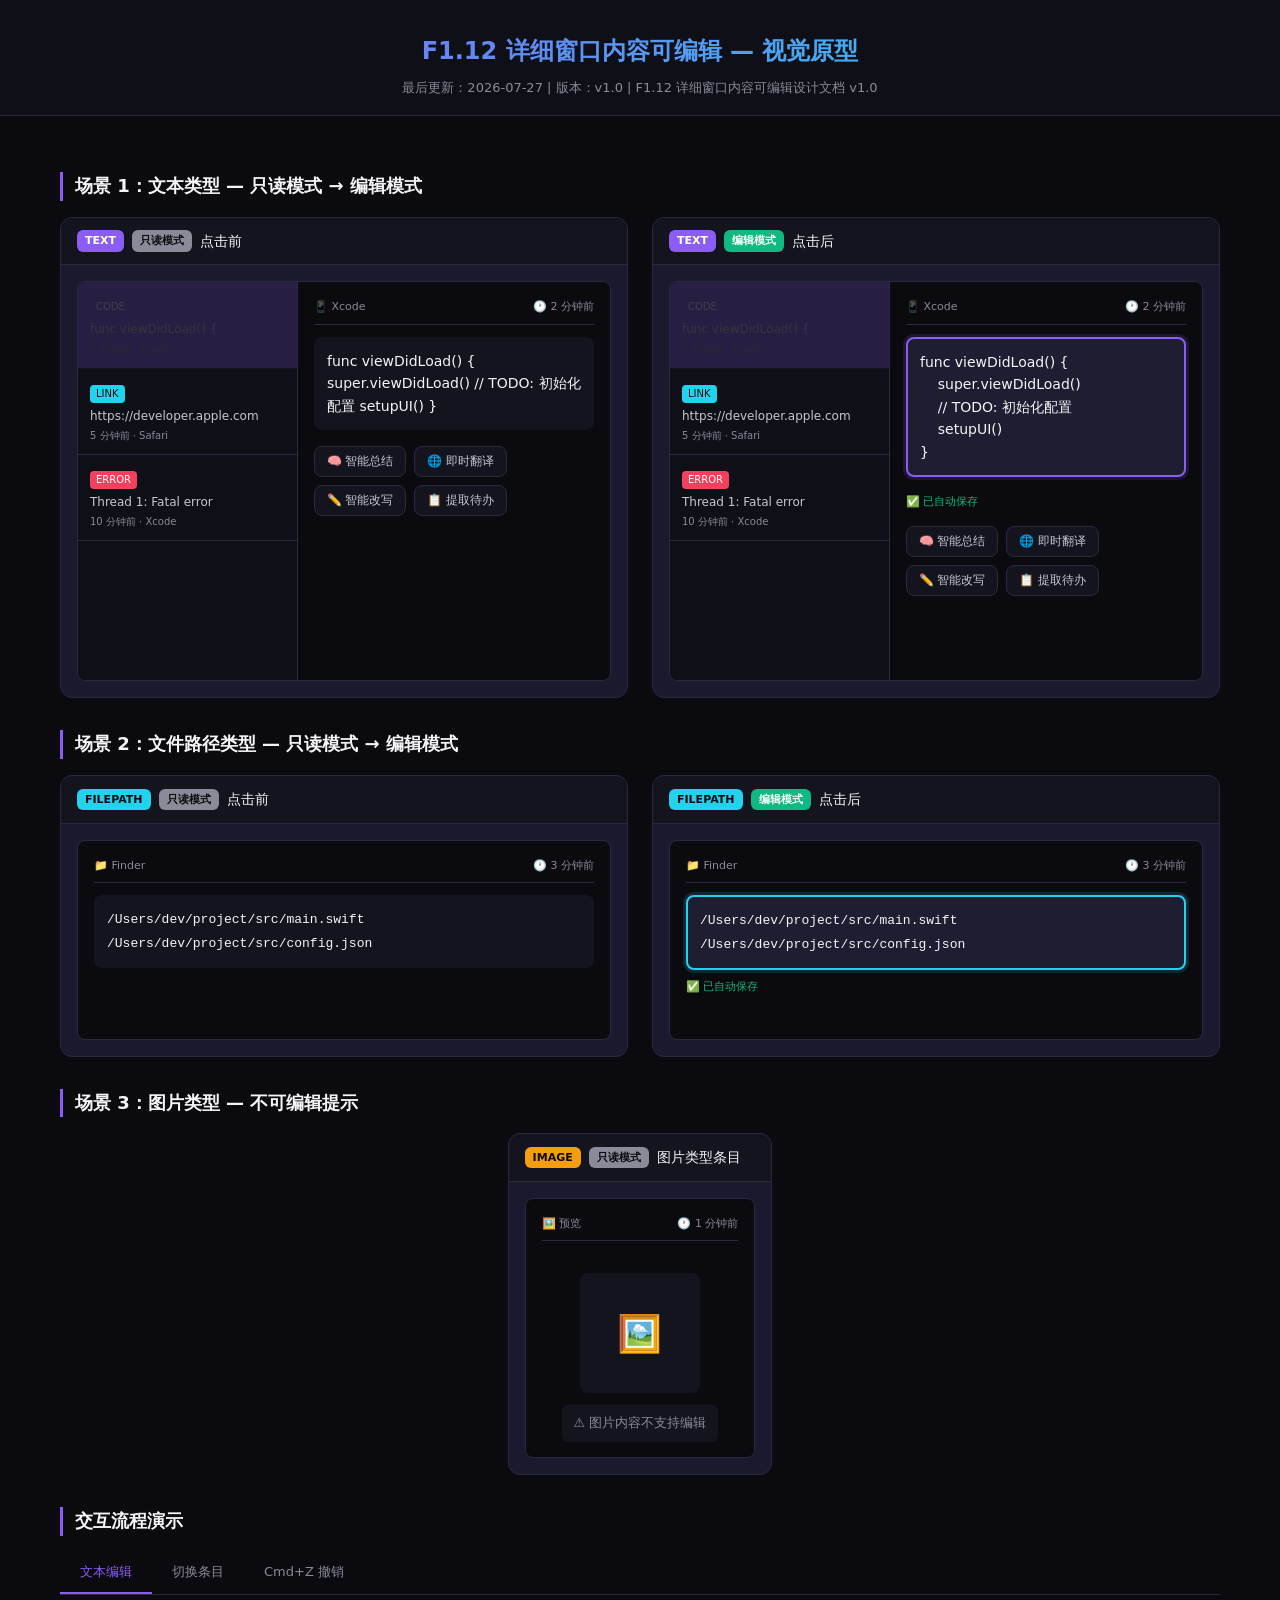
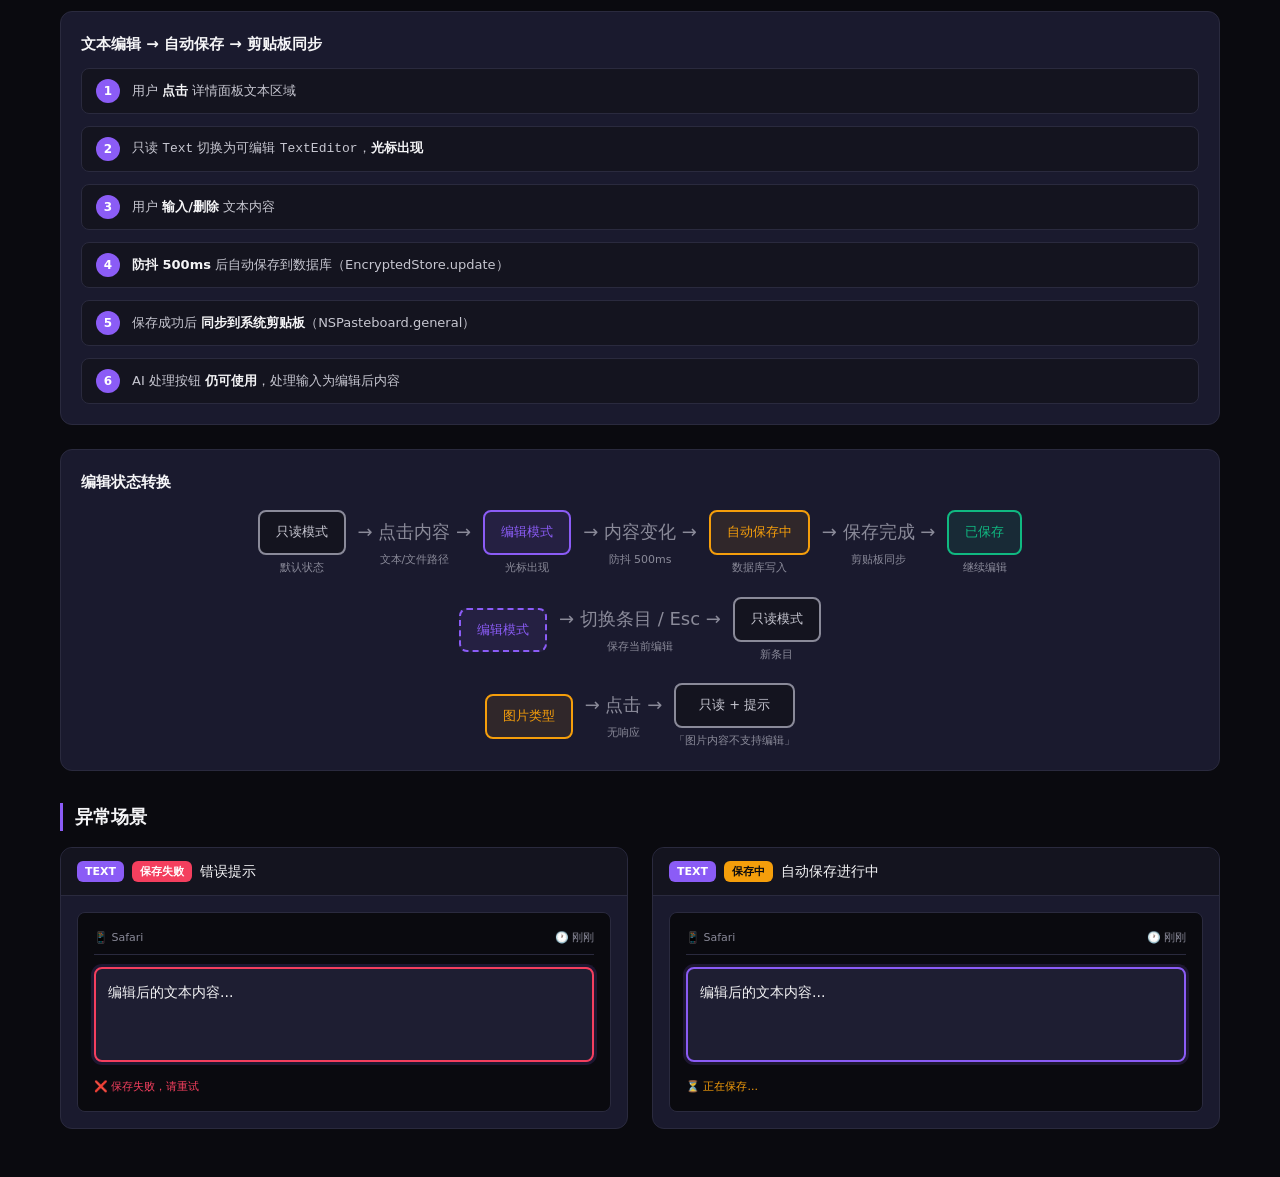
<file: docs/planning/P0/F1/F1.12_详细窗口内容可编辑_视觉原型.html>
<!DOCTYPE html>
<html lang="zh-CN">
<head>
    <meta charset="UTF-8">
    <meta name="viewport" content="width=device-width, initial-scale=1.0">
    <title>F1.12 详细窗口内容可编辑 — 视觉原型</title>
    <style>
        :root {
            --bg-primary: #0a0a0f;
            --bg-secondary: #0f0f17;
            --bg-tertiary: #14141f;
            --bg-card: #1a1a2e;
            --bg-input: #1e1e32;
            --text-primary: #f5f5f7;
            --text-secondary: #c7c7d1;
            --text-tertiary: #8a8a99;
            --accent-purple: #8b5cf6;
            --accent-cyan: #22d3ee;
            --accent-rose: #f43f5e;
            --accent-amber: #f59e0b;
            --accent-emerald: #10b981;
            --border-color: #2a2a3e;
            --error-color: #f43f5e;
            --success-color: #10b981;
        }

        * { margin: 0; padding: 0; box-sizing: border-box; }

        body {
            font-family: -apple-system, 'Noto Sans SC', 'SF Pro Text', system-ui, sans-serif;
            background: var(--bg-primary);
            color: var(--text-primary);
            line-height: 1.6;
            min-height: 100vh;
        }

        .header {
            text-align: center;
            padding: 32px 20px 16px;
            border-bottom: 1px solid var(--border-color);
            background: var(--bg-secondary);
        }
        .header h1 {
            font-size: 24px;
            background: linear-gradient(135deg, var(--accent-purple), var(--accent-cyan));
            -webkit-background-clip: text;
            -webkit-text-fill-color: transparent;
            margin-bottom: 8px;
        }
        .header .meta {
            font-size: 13px;
            color: var(--text-tertiary);
        }

        .container {
            max-width: 1200px;
            margin: 0 auto;
            padding: 24px 20px;
        }

        .section-title {
            font-size: 18px;
            color: var(--text-primary);
            margin: 32px 0 16px;
            padding-left: 12px;
            border-left: 3px solid var(--accent-purple);
        }

        .prototype-grid {
            display: grid;
            grid-template-columns: 1fr 1fr;
            gap: 24px;
            margin-bottom: 24px;
        }

        @media (max-width: 768px) {
            .prototype-grid { grid-template-columns: 1fr; }
        }

        .scenario-card {
            background: var(--bg-card);
            border: 1px solid var(--border-color);
            border-radius: 12px;
            overflow: hidden;
        }
        .scenario-card .card-header {
            padding: 12px 16px;
            background: var(--bg-tertiary);
            border-bottom: 1px solid var(--border-color);
            display: flex;
            align-items: center;
            gap: 8px;
        }
        .scenario-card .card-header .badge {
            font-size: 11px;
            padding: 2px 8px;
            border-radius: 6px;
            font-weight: 600;
        }
        .badge-text { background: var(--accent-purple); color: white; }
        .badge-filepath { background: var(--accent-cyan); color: var(--bg-primary); }
        .badge-image { background: var(--accent-amber); color: var(--bg-primary); }
        .badge-readonly { background: var(--text-tertiary); color: var(--bg-primary); }
        .badge-editing { background: var(--accent-emerald); color: white; }
        .scenario-card .card-header .label {
            font-size: 14px;
            color: var(--text-primary);
        }
        .scenario-card .card-body {
            padding: 16px;
        }

        /* 模拟主窗口 */
        .main-window {
            background: var(--bg-primary);
            border: 1px solid var(--border-color);
            border-radius: 8px;
            overflow: hidden;
            display: flex;
            height: 400px;
        }
        .sidebar {
            width: 220px;
            background: var(--bg-secondary);
            border-right: 1px solid var(--border-color);
            overflow-y: auto;
        }
        .sidebar-item {
            padding: 10px 12px;
            border-bottom: 1px solid var(--border-color);
            cursor: pointer;
            transition: background 0.15s;
        }
        .sidebar-item:hover { background: var(--bg-tertiary); }
        .sidebar-item.active { background: var(--accent-purple); opacity: 0.2; }
        .sidebar-item .item-type {
            font-size: 10px;
            padding: 1px 6px;
            border-radius: 4px;
            display: inline-block;
            margin-bottom: 4px;
        }
        .sidebar-item .item-preview {
            font-size: 12px;
            color: var(--text-secondary);
            white-space: nowrap;
            overflow: hidden;
            text-overflow: ellipsis;
        }
        .sidebar-item .item-time {
            font-size: 10px;
            color: var(--text-tertiary);
            margin-top: 2px;
        }

        .detail-panel {
            flex: 1;
            padding: 16px;
            overflow-y: auto;
        }
        .detail-meta {
            display: flex;
            justify-content: space-between;
            font-size: 11px;
            color: var(--text-tertiary);
            margin-bottom: 12px;
            padding-bottom: 8px;
            border-bottom: 1px solid var(--border-color);
        }

        /* 只读文本 */
        .read-only-content {
            font-size: 14px;
            color: var(--text-primary);
            line-height: 1.6;
            padding: 12px;
            background: var(--bg-tertiary);
            border-radius: 8px;
            border: 1px solid transparent;
            cursor: pointer;
            transition: border-color 0.2s, background 0.2s;
            min-height: 80px;
        }
        .read-only-content:hover {
            border-color: var(--accent-purple);
            background: var(--bg-input);
        }

        /* 编辑模式 */
        .edit-content {
            font-size: 14px;
            color: var(--text-primary);
            line-height: 1.6;
            padding: 12px;
            background: var(--bg-input);
            border-radius: 8px;
            border: 2px solid var(--accent-purple);
            min-height: 80px;
            outline: none;
            resize: none;
            font-family: inherit;
            width: 100%;
            box-shadow: 0 0 0 3px rgba(139, 92, 246, 0.15);
        }

        /* 图片模式 */
        .image-content {
            text-align: center;
            padding: 20px;
        }
        .image-placeholder {
            width: 120px;
            height: 120px;
            background: var(--bg-tertiary);
            border-radius: 8px;
            display: flex;
            align-items: center;
            justify-content: center;
            margin: 0 auto 12px;
            font-size: 36px;
        }
        .image-hint {
            font-size: 13px;
            color: var(--text-tertiary);
            padding: 8px 12px;
            background: var(--bg-tertiary);
            border-radius: 6px;
            display: inline-block;
        }

        /* 文件路径模式 */
        .filepath-content {
            font-size: 13px;
            font-family: 'JetBrains Mono', 'SF Mono', monospace;
            padding: 12px;
            background: var(--bg-tertiary);
            border-radius: 8px;
            border: 1px solid transparent;
            cursor: pointer;
            transition: border-color 0.2s;
            line-height: 1.8;
        }
        .filepath-content:hover {
            border-color: var(--accent-cyan);
        }
        .filepath-content.editing {
            border: 2px solid var(--accent-cyan);
            background: var(--bg-input);
            cursor: text;
            box-shadow: 0 0 0 3px rgba(34, 211, 238, 0.15);
        }

        /* AI 处理按钮 */
        .ai-buttons {
            display: flex;
            gap: 8px;
            margin-top: 16px;
            flex-wrap: wrap;
        }
        .ai-btn {
            font-size: 12px;
            padding: 6px 12px;
            border-radius: 8px;
            border: 1px solid var(--border-color);
            background: var(--bg-tertiary);
            color: var(--text-secondary);
            cursor: pointer;
            transition: all 0.15s;
        }
        .ai-btn:hover {
            border-color: var(--accent-purple);
            color: var(--accent-purple);
        }
        .ai-btn:disabled {
            opacity: 0.4;
            cursor: not-allowed;
        }

        /* 保存状态 */
        .save-status {
            font-size: 11px;
            margin-top: 8px;
            display: flex;
            align-items: center;
            gap: 4px;
        }
        .save-status.saving { color: var(--accent-amber); }
        .save-status.saved { color: var(--accent-emerald); }
        .save-status.error { color: var(--error-color); }

        /* 交互演示区 */
        .demo-area {
            margin-top: 24px;
        }
        .demo-card {
            background: var(--bg-card);
            border: 1px solid var(--border-color);
            border-radius: 12px;
            padding: 20px;
            margin-bottom: 16px;
        }
        .demo-card h3 {
            font-size: 15px;
            margin-bottom: 12px;
            color: var(--text-primary);
        }

        .interaction-flow {
            display: flex;
            flex-direction: column;
            gap: 12px;
        }
        .flow-step {
            display: flex;
            align-items: center;
            gap: 12px;
            padding: 10px 14px;
            background: var(--bg-tertiary);
            border-radius: 8px;
            border: 1px solid var(--border-color);
        }
        .flow-step .step-num {
            width: 24px;
            height: 24px;
            border-radius: 50%;
            background: var(--accent-purple);
            color: white;
            display: flex;
            align-items: center;
            justify-content: center;
            font-size: 12px;
            font-weight: 600;
            flex-shrink: 0;
        }
        .flow-step .step-text {
            font-size: 13px;
            color: var(--text-secondary);
        }
        .flow-step .step-text strong {
            color: var(--text-primary);
        }

        /* 状态转换图 */
        .state-diagram {
            background: var(--bg-card);
            border: 1px solid var(--border-color);
            border-radius: 12px;
            padding: 20px;
            margin-top: 24px;
        }
        .state-diagram h3 {
            font-size: 15px;
            margin-bottom: 16px;
            color: var(--text-primary);
        }
        .state-flow {
            display: flex;
            align-items: center;
            justify-content: center;
            gap: 12px;
            flex-wrap: wrap;
        }
        .state-box {
            padding: 10px 16px;
            border-radius: 8px;
            border: 2px solid;
            font-size: 13px;
            font-weight: 500;
            text-align: center;
        }
        .state-box.readonly {
            border-color: var(--text-tertiary);
            background: var(--bg-tertiary);
            color: var(--text-secondary);
        }
        .state-box.editing {
            border-color: var(--accent-purple);
            background: rgba(139, 92, 246, 0.1);
            color: var(--accent-purple);
        }
        .state-box.saving {
            border-color: var(--accent-amber);
            background: rgba(245, 158, 11, 0.1);
            color: var(--accent-amber);
        }
        .state-box.saved {
            border-color: var(--accent-emerald);
            background: rgba(16, 185, 129, 0.1);
            color: var(--accent-emerald);
        }
        .arrow {
            color: var(--text-tertiary);
            font-size: 18px;
        }
        .arrow-label {
            font-size: 11px;
            color: var(--text-tertiary);
            text-align: center;
            margin-top: 4px;
        }

        /* Tab 切换 */
        .tab-bar {
            display: flex;
            gap: 0;
            border-bottom: 1px solid var(--border-color);
            margin-bottom: 16px;
        }
        .tab-item {
            padding: 10px 20px;
            font-size: 13px;
            color: var(--text-tertiary);
            cursor: pointer;
            border-bottom: 2px solid transparent;
            transition: all 0.15s;
        }
        .tab-item:hover { color: var(--text-secondary); }
        .tab-item.active {
            color: var(--accent-purple);
            border-bottom-color: var(--accent-purple);
        }
        .tab-content { display: none; }
        .tab-content.active { display: block; }

        /* 动画 */
        @keyframes pulse-border {
            0%, 100% { border-color: var(--accent-purple); }
            50% { border-color: rgba(139, 92, 246, 0.4); }
        }
        .editing-pulse {
            animation: pulse-border 2s infinite;
        }

        @keyframes blink-cursor {
            0%, 100% { opacity: 1; }
            50% { opacity: 0; }
        }
        .cursor-blink::after {
            content: '|';
            animation: blink-cursor 1s infinite;
            color: var(--accent-purple);
            font-weight: 300;
        }
    </style>
</head>
<body>

<div class="header">
    <h1>F1.12 详细窗口内容可编辑 — 视觉原型</h1>
    <div class="meta">最后更新：2026-07-27 | 版本：v1.0 | F1.12 详细窗口内容可编辑设计文档 v1.0</div>
</div>

<div class="container">

    <!-- 场景 1: 文本类型 - 只读 → 编辑 -->
    <h2 class="section-title">场景 1：文本类型 — 只读模式 → 编辑模式</h2>
    <div class="prototype-grid">
        <!-- 只读模式 -->
        <div class="scenario-card">
            <div class="card-header">
                <span class="badge badge-text">TEXT</span>
                <span class="badge badge-readonly">只读模式</span>
                <span class="label">点击前</span>
            </div>
            <div class="card-body">
                <div class="main-window">
                    <div class="sidebar">
                        <div class="sidebar-item active">
                            <span class="item-type" style="background:var(--accent-purple);color:white;">CODE</span>
                            <div class="item-preview">func viewDidLoad() {</div>
                            <div class="item-time">2 分钟前 · Xcode</div>
                        </div>
                        <div class="sidebar-item">
                            <span class="item-type" style="background:var(--accent-cyan);color:var(--bg-primary);">LINK</span>
                            <div class="item-preview">https://developer.apple.com</div>
                            <div class="item-time">5 分钟前 · Safari</div>
                        </div>
                        <div class="sidebar-item">
                            <span class="item-type" style="background:var(--accent-rose);color:white;">ERROR</span>
                            <div class="item-preview">Thread 1: Fatal error</div>
                            <div class="item-time">10 分钟前 · Xcode</div>
                        </div>
                    </div>
                    <div class="detail-panel">
                        <div class="detail-meta">
                            <span>📱 Xcode</span>
                            <span>🕐 2 分钟前</span>
                        </div>
                        <div class="read-only-content">func viewDidLoad() {
    super.viewDidLoad()
    // TODO: 初始化配置
    setupUI()
}</div>
                        <div class="ai-buttons">
                            <button class="ai-btn">🧠 智能总结</button>
                            <button class="ai-btn">🌐 即时翻译</button>
                            <button class="ai-btn">✏️ 智能改写</button>
                            <button class="ai-btn">📋 提取待办</button>
                        </div>
                    </div>
                </div>
            </div>
        </div>

        <!-- 编辑模式 -->
        <div class="scenario-card">
            <div class="card-header">
                <span class="badge badge-text">TEXT</span>
                <span class="badge badge-editing">编辑模式</span>
                <span class="label">点击后</span>
            </div>
            <div class="card-body">
                <div class="main-window">
                    <div class="sidebar">
                        <div class="sidebar-item active">
                            <span class="item-type" style="background:var(--accent-purple);color:white;">CODE</span>
                            <div class="item-preview">func viewDidLoad() {</div>
                            <div class="item-time">2 分钟前 · Xcode</div>
                        </div>
                        <div class="sidebar-item">
                            <span class="item-type" style="background:var(--accent-cyan);color:var(--bg-primary);">LINK</span>
                            <div class="item-preview">https://developer.apple.com</div>
                            <div class="item-time">5 分钟前 · Safari</div>
                        </div>
                        <div class="sidebar-item">
                            <span class="item-type" style="background:var(--accent-rose);color:white;">ERROR</span>
                            <div class="item-preview">Thread 1: Fatal error</div>
                            <div class="item-time">10 分钟前 · Xcode</div>
                        </div>
                    </div>
                    <div class="detail-panel">
                        <div class="detail-meta">
                            <span>📱 Xcode</span>
                            <span>🕐 2 分钟前</span>
                        </div>
                        <textarea class="edit-content editing-pulse" rows="5">func viewDidLoad() {
    super.viewDidLoad()
    // TODO: 初始化配置
    setupUI()
}</textarea>
                        <div class="save-status saved">✅ 已自动保存</div>
                        <div class="ai-buttons">
                            <button class="ai-btn">🧠 智能总结</button>
                            <button class="ai-btn">🌐 即时翻译</button>
                            <button class="ai-btn">✏️ 智能改写</button>
                            <button class="ai-btn">📋 提取待办</button>
                        </div>
                    </div>
                </div>
            </div>
        </div>
    </div>

    <!-- 场景 2: 文件路径类型 -->
    <h2 class="section-title">场景 2：文件路径类型 — 只读模式 → 编辑模式</h2>
    <div class="prototype-grid">
        <!-- 只读模式 -->
        <div class="scenario-card">
            <div class="card-header">
                <span class="badge badge-filepath">FILEPATH</span>
                <span class="badge badge-readonly">只读模式</span>
                <span class="label">点击前</span>
            </div>
            <div class="card-body">
                <div class="detail-panel" style="background:var(--bg-primary);border:1px solid var(--border-color);border-radius:8px;height:200px;">
                    <div class="detail-meta">
                        <span>📁 Finder</span>
                        <span>🕐 3 分钟前</span>
                    </div>
                    <div class="filepath-content">
                        /Users/dev/project/src/main.swift<br>
                        /Users/dev/project/src/config.json
                    </div>
                </div>
            </div>
        </div>

        <!-- 编辑模式 -->
        <div class="scenario-card">
            <div class="card-header">
                <span class="badge badge-filepath">FILEPATH</span>
                <span class="badge badge-editing">编辑模式</span>
                <span class="label">点击后</span>
            </div>
            <div class="card-body">
                <div class="detail-panel" style="background:var(--bg-primary);border:1px solid var(--border-color);border-radius:8px;height:200px;">
                    <div class="detail-meta">
                        <span>📁 Finder</span>
                        <span>🕐 3 分钟前</span>
                    </div>
                    <div class="filepath-content editing">
                        /Users/dev/project/src/main.swift<br>
                        /Users/dev/project/src/config.json
                    </div>
                    <div class="save-status saved">✅ 已自动保存</div>
                </div>
            </div>
        </div>
    </div>

    <!-- 场景 3: 图片类型 -->
    <h2 class="section-title">场景 3：图片类型 — 不可编辑提示</h2>
    <div class="prototype-grid">
        <div class="scenario-card" style="grid-column: 1 / -1; max-width: 500px; margin: 0 auto;">
            <div class="card-header">
                <span class="badge badge-image">IMAGE</span>
                <span class="badge badge-readonly">只读模式</span>
                <span class="label">图片类型条目</span>
            </div>
            <div class="card-body">
                <div class="detail-panel" style="background:var(--bg-primary);border:1px solid var(--border-color);border-radius:8px;height:260px;">
                    <div class="detail-meta">
                        <span>🖼️ 预览</span>
                        <span>🕐 1 分钟前</span>
                    </div>
                    <div class="image-content">
                        <div class="image-placeholder">🖼️</div>
                        <div class="image-hint">⚠️ 图片内容不支持编辑</div>
                    </div>
                </div>
            </div>
        </div>
    </div>

    <!-- 交互流程 -->
    <h2 class="section-title">交互流程演示</h2>
    <div class="tab-bar">
        <div class="tab-item active" onclick="switchTab('flow-text')">文本编辑</div>
        <div class="tab-item" onclick="switchTab('flow-switch')">切换条目</div>
        <div class="tab-item" onclick="switchTab('flow-undo')">Cmd+Z 撤销</div>
    </div>

    <div id="flow-text" class="tab-content active">
        <div class="demo-card">
            <h3>文本编辑 → 自动保存 → 剪贴板同步</h3>
            <div class="interaction-flow">
                <div class="flow-step">
                    <div class="step-num">1</div>
                    <div class="step-text">用户 <strong>点击</strong> 详情面板文本区域</div>
                </div>
                <div class="flow-step">
                    <div class="step-num">2</div>
                    <div class="step-text">只读 <code>Text</code> 切换为可编辑 <code>TextEditor</code>，<strong>光标出现</strong></div>
                </div>
                <div class="flow-step">
                    <div class="step-num">3</div>
                    <div class="step-text">用户 <strong>输入/删除</strong> 文本内容</div>
                </div>
                <div class="flow-step">
                    <div class="step-num">4</div>
                    <div class="step-text"><strong>防抖 500ms</strong> 后自动保存到数据库（EncryptedStore.update）</div>
                </div>
                <div class="flow-step">
                    <div class="step-num">5</div>
                    <div class="step-text">保存成功后 <strong>同步到系统剪贴板</strong>（NSPasteboard.general）</div>
                </div>
                <div class="flow-step">
                    <div class="step-num">6</div>
                    <div class="step-text">AI 处理按钮 <strong>仍可使用</strong>，处理输入为编辑后内容</div>
                </div>
            </div>
        </div>
    </div>

    <div id="flow-switch" class="tab-content">
        <div class="demo-card">
            <h3>切换条目 → 自动保存当前编辑</h3>
            <div class="interaction-flow">
                <div class="flow-step">
                    <div class="step-num">1</div>
                    <div class="step-text">用户正在 <strong>编辑模式</strong> 下修改某条目内容</div>
                </div>
                <div class="flow-step">
                    <div class="step-num">2</div>
                    <div class="step-text">用户在历史列表中 <strong>点击另一条目</strong></div>
                </div>
                <div class="flow-step">
                    <div class="step-num">3</div>
                    <div class="step-text">系统检测到当前条目 <strong>内容已变化</strong>，立即保存（无防抖）</div>
                </div>
                <div class="flow-step">
                    <div class="step-num">4</div>
                    <div class="step-text">保存完成后 <strong>切换到新条目</strong>，详情面板展示新内容</div>
                </div>
                <div class="flow-step">
                    <div class="step-num">5</div>
                    <div class="step-text">编辑模式重置为新条目的 <strong>只读模式</strong></div>
                </div>
            </div>
        </div>
    </div>

    <div id="flow-undo" class="tab-content">
        <div class="demo-card">
            <h3>Cmd+Z 撤销编辑</h3>
            <div class="interaction-flow">
                <div class="flow-step">
                    <div class="step-num">1</div>
                    <div class="step-text">用户在编辑模式下 <strong>输入了若干字符</strong></div>
                </div>
                <div class="flow-step">
                    <div class="step-num">2</div>
                    <div class="step-text">用户按下 <strong>Cmd+Z</strong></div>
                </div>
                <div class="flow-step">
                    <div class="step-num">3</div>
                    <div class="step-text">TextEditor 内置 UndoManager <strong>撤销最近一次编辑</strong></div>
                </div>
                <div class="flow-step">
                    <div class="step-num">4</div>
                    <div class="step-text">撤销操作触发 <strong>自动保存</strong>（与手动编辑一致）</div>
                </div>
            </div>
        </div>
    </div>

    <!-- 状态转换图 -->
    <div class="state-diagram">
        <h3>编辑状态转换</h3>
        <div class="state-flow">
            <div>
                <div class="state-box readonly">只读模式</div>
                <div class="arrow-label">默认状态</div>
            </div>
            <div>
                <div class="arrow">→ 点击内容 →</div>
                <div class="arrow-label">文本/文件路径</div>
            </div>
            <div>
                <div class="state-box editing">编辑模式</div>
                <div class="arrow-label">光标出现</div>
            </div>
            <div>
                <div class="arrow">→ 内容变化 →</div>
                <div class="arrow-label">防抖 500ms</div>
            </div>
            <div>
                <div class="state-box saving">自动保存中</div>
                <div class="arrow-label">数据库写入</div>
            </div>
            <div>
                <div class="arrow">→ 保存完成 →</div>
                <div class="arrow-label">剪贴板同步</div>
            </div>
            <div>
                <div class="state-box saved">已保存</div>
                <div class="arrow-label">继续编辑</div>
            </div>
        </div>
        <div style="margin-top:20px;text-align:center;">
            <div class="state-flow">
                <div>
                    <div class="state-box editing" style="border-style:dashed;">编辑模式</div>
                </div>
                <div>
                    <div class="arrow">→ 切换条目 / Esc →</div>
                    <div class="arrow-label">保存当前编辑</div>
                </div>
                <div>
                    <div class="state-box readonly">只读模式</div>
                    <div class="arrow-label">新条目</div>
                </div>
            </div>
        </div>
        <div style="margin-top:20px;text-align:center;">
            <div class="state-flow">
                <div>
                    <div class="state-box" style="border-color:var(--accent-amber);background:rgba(245,158,11,0.1);color:var(--accent-amber);">图片类型</div>
                </div>
                <div>
                    <div class="arrow">→ 点击 →</div>
                    <div class="arrow-label">无响应</div>
                </div>
                <div>
                    <div class="state-box readonly">只读 + 提示</div>
                    <div class="arrow-label">「图片内容不支持编辑」</div>
                </div>
            </div>
        </div>
    </div>

    <!-- 保存错误场景 -->
    <h2 class="section-title">异常场景</h2>
    <div class="prototype-grid">
        <!-- 保存失败 -->
        <div class="scenario-card">
            <div class="card-header">
                <span class="badge badge-text">TEXT</span>
                <span class="badge" style="background:var(--error-color);color:white;">保存失败</span>
                <span class="label">错误提示</span>
            </div>
            <div class="card-body">
                <div class="detail-panel" style="background:var(--bg-primary);border:1px solid var(--border-color);border-radius:8px;height:200px;">
                    <div class="detail-meta">
                        <span>📱 Safari</span>
                        <span>🕐 刚刚</span>
                    </div>
                    <textarea class="edit-content" style="border-color:var(--error-color);" rows="3">编辑后的文本内容...</textarea>
                    <div class="save-status error">❌ 保存失败，请重试</div>
                    <div class="ai-buttons">
                        <button class="ai-btn">🧠 智能总结</button>
                        <button class="ai-btn">🌐 即时翻译</button>
                    </div>
                </div>
            </div>
        </div>

        <!-- 保存中 -->
        <div class="scenario-card">
            <div class="card-header">
                <span class="badge badge-text">TEXT</span>
                <span class="badge" style="background:var(--accent-amber);color:var(--bg-primary);">保存中</span>
                <span class="label">自动保存进行中</span>
            </div>
            <div class="card-body">
                <div class="detail-panel" style="background:var(--bg-primary);border:1px solid var(--border-color);border-radius:8px;height:200px;">
                    <div class="detail-meta">
                        <span>📱 Safari</span>
                        <span>🕐 刚刚</span>
                    </div>
                    <textarea class="edit-content editing-pulse" rows="3">编辑后的文本内容...</textarea>
                    <div class="save-status saving">⏳ 正在保存...</div>
                    <div class="ai-buttons">
                        <button class="ai-btn">🧠 智能总结</button>
                        <button class="ai-btn">🌐 即时翻译</button>
                    </div>
                </div>
            </div>
        </div>
    </div>

</div>

<script>
function switchTab(tabId) {
    document.querySelectorAll('.tab-content').forEach(el => el.classList.remove('active'));
    document.querySelectorAll('.tab-item').forEach(el => el.classList.remove('active'));
    document.getElementById(tabId).classList.add('active');
    event.target.classList.add('active');
}
</script>

</body>
</html>
</file>
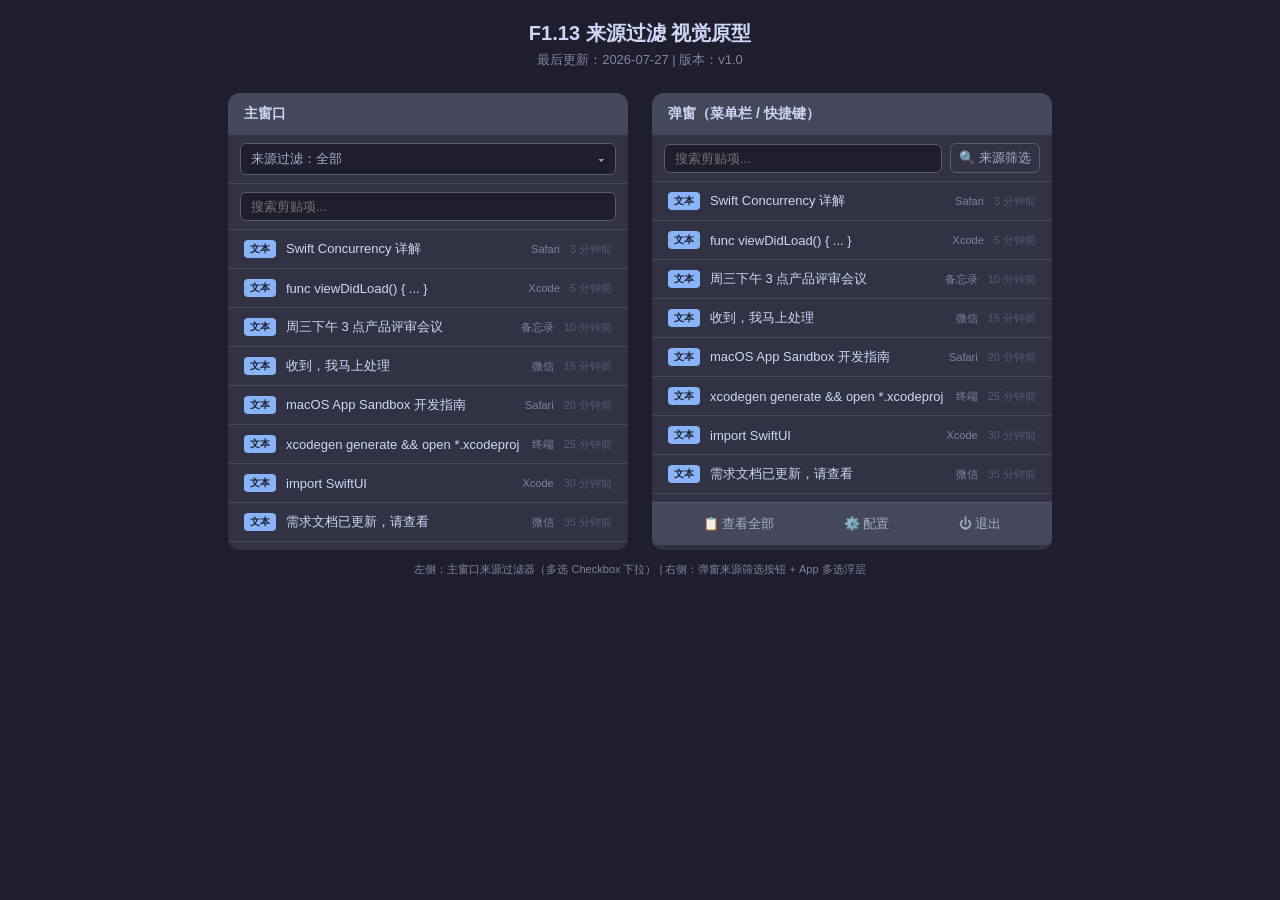
<file: docs/planning/P0/F1/F1.13_来源过滤_视觉原型.html>
<!DOCTYPE html>
<html lang="zh-CN">
<head>
    <meta charset="UTF-8">
    <meta name="viewport" content="width=device-width, initial-scale=1.0">
    <title>F1.13 来源过滤 视觉原型</title>
    <style>
        * { margin: 0; padding: 0; box-sizing: border-box; }
        body { font-family: -apple-system, BlinkMacSystemFont, "SF Pro Text", "Helvetica Neue", sans-serif; background: #1e1e2e; color: #cdd6f4; padding: 20px; }
        .header { text-align: center; margin-bottom: 24px; }
        .header h1 { font-size: 20px; font-weight: 600; margin-bottom: 4px; }
        .header p { font-size: 13px; color: #7f849c; }
        .container { display: flex; gap: 24px; justify-content: center; flex-wrap: wrap; }
        .panel { background: #313244; border-radius: 12px; overflow: hidden; width: 400px; }
        .panel-title { font-size: 14px; font-weight: 600; padding: 12px 16px; background: #45475a; color: #cdd6f4; }
        .search-bar { display: flex; align-items: center; padding: 8px 12px; gap: 8px; background: #313244; border-bottom: 1px solid #45475a; }
        .search-input { flex: 1; background: #1e1e2e; border: 1px solid #585b70; border-radius: 6px; padding: 6px 10px; color: #cdd6f4; font-size: 13px; outline: none; }
        .search-input:focus { border-color: #89b4fa; }
        .filter-btn { background: none; border: 1px solid #585b70; border-radius: 6px; padding: 5px 8px; cursor: pointer; color: #a6adc8; font-size: 13px; display: flex; align-items: center; gap: 4px; }
        .filter-btn.active { background: #89b4fa; color: #1e1e2e; border-color: #89b4fa; }
        .filter-btn:hover { border-color: #89b4fa; }

        /* SourceFilter dropdown (main window) */
        .source-filter { padding: 8px 12px; border-bottom: 1px solid #45475a; }
        .source-filter-toggle { background: #1e1e2e; border: 1px solid #585b70; border-radius: 6px; padding: 6px 10px; cursor: pointer; color: #a6adc8; font-size: 13px; display: flex; align-items: center; justify-content: space-between; }
        .source-filter-toggle:hover { border-color: #89b4fa; }
        .source-filter-dropdown { background: #1e1e2e; border: 1px solid #585b70; border-radius: 8px; margin-top: 4px; padding: 4px 0; display: none; }
        .source-filter-dropdown.show { display: block; }
        .source-filter-item { display: flex; align-items: center; padding: 6px 12px; gap: 8px; cursor: pointer; font-size: 13px; }
        .source-filter-item:hover { background: #45475a; }
        .source-filter-item input[type="checkbox"] { accent-color: #89b4fa; }

        /* Popover filter overlay */
        .filter-overlay { position: absolute; right: 12px; top: 44px; background: #1e1e2e; border: 1px solid #585b70; border-radius: 8px; padding: 4px 0; z-index: 10; min-width: 180px; display: none; box-shadow: 0 4px 12px rgba(0,0,0,0.3); }
        .filter-overlay.show { display: block; }
        .filter-overlay-item { display: flex; align-items: center; padding: 6px 12px; gap: 8px; cursor: pointer; font-size: 13px; }
        .filter-overlay-item:hover { background: #45475a; }
        .filter-overlay-item input[type="checkbox"] { accent-color: #89b4fa; }

        /* Clip list */
        .clip-list { max-height: 320px; overflow-y: auto; }
        .clip-item { display: flex; align-items: center; padding: 10px 16px; gap: 10px; border-bottom: 1px solid #45475a; cursor: pointer; }
        .clip-item:hover { background: #45475a; }
        .clip-item.selected { background: #585b70; }
        .clip-type { font-size: 10px; background: #89b4fa; color: #1e1e2e; padding: 2px 6px; border-radius: 4px; font-weight: 600; }
        .clip-source { font-size: 11px; color: #7f849c; }
        .clip-content { font-size: 13px; flex: 1; overflow: hidden; text-overflow: ellipsis; white-space: nowrap; }
        .clip-time { font-size: 11px; color: #585b70; }
        .empty-state { text-align: center; padding: 40px 16px; color: #7f849c; font-size: 14px; }

        /* Bottom toolbar */
        .bottom-toolbar { display: flex; justify-content: space-around; padding: 8px 16px; background: #45475a; border-top: 1px solid #585b70; }
        .bottom-toolbar button { background: none; border: none; color: #a6adc8; cursor: pointer; font-size: 13px; padding: 4px 8px; }
        .bottom-toolbar button:hover { color: #89b4fa; }

        .label { font-size: 11px; color: #7f849c; margin-top: 12px; text-align: center; }
    </style>
</head>
<body>
    <div class="header">
        <h1>F1.13 来源过滤 视觉原型</h1>
        <p>最后更新：2026-07-27 | 版本：v1.0</p>
    </div>

    <div class="container">
        <!-- Main Window -->
        <div class="panel">
            <div class="panel-title">主窗口</div>

            <div class="source-filter">
                <div class="source-filter-toggle" onclick="toggleMainWindowFilter()">
                    <span id="main-filter-label">来源过滤：全部</span>
                    <span>▾</span>
                </div>
                <div id="main-filter-dropdown" class="source-filter-dropdown">
                    <label class="source-filter-item">
                        <input type="checkbox" id="main-all" checked onchange="mainFilterChange('all')"> 全部
                    </label>
                    <label class="source-filter-item">
                        <input type="checkbox" class="main-app" value="Safari" checked onchange="mainFilterChange('app')"> Safari
                    </label>
                    <label class="source-filter-item">
                        <input type="checkbox" class="main-app" value="Xcode" checked onchange="mainFilterChange('app')"> Xcode
                    </label>
                    <label class="source-filter-item">
                        <input type="checkbox" class="main-app" value="备忘录" checked onchange="mainFilterChange('app')"> 备忘录
                    </label>
                    <label class="source-filter-item">
                        <input type="checkbox" class="main-app" value="微信" checked onchange="mainFilterChange('app')"> 微信
                    </label>
                    <label class="source-filter-item">
                        <input type="checkbox" class="main-app" value="终端" checked onchange="mainFilterChange('app')"> 终端
                    </label>
                </div>
            </div>

            <div class="search-bar">
                <input class="search-input" placeholder="搜索剪贴项..." />
            </div>

            <div id="main-history-list" class="clip-list">
                <!-- Populated by JS -->
            </div>

            <div id="main-empty-state" class="empty-state" style="display:none;">
                无匹配的剪贴项
            </div>
        </div>

        <!-- Popover Panel -->
        <div class="panel" style="position: relative;">
            <div class="panel-title">弹窗（菜单栏 / 快捷键）</div>

            <div class="search-bar">
                <input class="search-input" placeholder="搜索剪贴项..." />
                <button class="filter-btn" id="popover-filter-btn" onclick="togglePopoverFilter()">
                    🔍 来源筛选
                </button>
            </div>

            <div id="popover-filter-overlay" class="filter-overlay">
                <label class="filter-overlay-item">
                    <input type="checkbox" id="popover-all" checked onchange="popoverFilterChange('all')"> 全部
                </label>
                <label class="filter-overlay-item">
                    <input type="checkbox" class="popover-app" value="Safari" checked onchange="popoverFilterChange('app')"> Safari
                </label>
                <label class="filter-overlay-item">
                    <input type="checkbox" class="popover-app" value="Xcode" checked onchange="popoverFilterChange('app')"> Xcode
                </label>
                <label class="filter-overlay-item">
                    <input type="checkbox" class="popover-app" value="备忘录" checked onchange="popoverFilterChange('app')"> 备忘录
                </label>
                <label class="filter-overlay-item">
                    <input type="checkbox" class="popover-app" value="微信" checked onchange="popoverFilterChange('app')"> 微信
                </label>
                <label class="filter-overlay-item">
                    <input type="checkbox" class="popover-app" value="终端" checked onchange="popoverFilterChange('app')"> 终端
                </label>
            </div>

            <div id="popover-clip-list" class="clip-list">
                <!-- Populated by JS -->
            </div>

            <div id="popover-empty-state" class="empty-state" style="display:none;">
                无匹配的剪贴项
            </div>

            <div class="bottom-toolbar">
                <button>📋 查看全部</button>
                <button>⚙️ 配置</button>
                <button>⏻ 退出</button>
            </div>
        </div>
    </div>

    <div class="label">左侧：主窗口来源过滤器（多选 Checkbox 下拉） | 右侧：弹窗来源筛选按钮 + App 多选浮层</div>

    <script>
        const clips = [
            { type: '文本', source: 'Safari', content: 'Swift Concurrency 详解', time: '3 分钟前' },
            { type: '文本', source: 'Xcode', content: 'func viewDidLoad() { ... }', time: '5 分钟前' },
            { type: '文本', source: '备忘录', content: '周三下午 3 点产品评审会议', time: '10 分钟前' },
            { type: '文本', source: '微信', content: '收到，我马上处理', time: '15 分钟前' },
            { type: '文本', source: 'Safari', content: 'macOS App Sandbox 开发指南', time: '20 分钟前' },
            { type: '文本', source: '终端', content: 'xcodegen generate && open *.xcodeproj', time: '25 分钟前' },
            { type: '文本', source: 'Xcode', content: 'import SwiftUI', time: '30 分钟前' },
            { type: '文本', source: '微信', content: '需求文档已更新，请查看', time: '35 分钟前' },
            { type: '图片', source: '备忘录', content: '[截图] 白板设计稿', time: '40 分钟前' },
            { type: '文本', source: '终端', content: 'swiftlint lint --strict', time: '45 分钟前' },
        ];

        function renderClips(containerId, emptyId, selectedSources) {
            const container = document.getElementById(containerId);
            const emptyState = document.getElementById(emptyId);
            const filtered = selectedSources === null
                ? clips
                : clips.filter(c => selectedSources.has(c.source));

            if (filtered.length === 0) {
                container.innerHTML = '';
                emptyState.style.display = 'block';
                return;
            }

            emptyState.style.display = 'none';
            container.innerHTML = filtered.map(c => `
                <div class="clip-item">
                    <span class="clip-type">${c.type}</span>
                    <span class="clip-content">${c.content}</span>
                    <span class="clip-source">${c.source}</span>
                    <span class="clip-time">${c.time}</span>
                </div>
            `).join('');
        }

        function getSelectedApps(prefix) {
            const allChecked = document.getElementById(prefix + '-all').checked;
            if (allChecked) return null;
            const apps = document.querySelectorAll('.' + prefix + '-app');
            const selected = new Set();
            apps.forEach(cb => { if (cb.checked) selected.add(cb.value); });
            return selected;
        }

        function updateMainFilterLabel() {
            const selected = getSelectedApps('main');
            const label = document.getElementById('main-filter-label');
            if (selected === null) {
                label.textContent = '来源过滤：全部';
            } else if (selected.size === 0) {
                label.textContent = '来源过滤：无选中';
            } else {
                label.textContent = '来源过滤：' + [...selected].join('、');
            }
        }

        // Main window filter logic
        function toggleMainWindowFilter() {
            document.getElementById('main-filter-dropdown').classList.toggle('show');
        }

        function mainFilterChange(type) {
            if (type === 'all') {
                const allChecked = document.getElementById('main-all').checked;
                document.querySelectorAll('.main-app').forEach(cb => cb.checked = allChecked);
            } else {
                const apps = document.querySelectorAll('.main-app');
                const allChecked = [...apps].every(cb => cb.checked);
                document.getElementById('main-all').checked = allChecked;
            }
            updateMainFilterLabel();
            renderClips('main-history-list', 'main-empty-state', getSelectedApps('main'));
        }

        // Popover filter logic
        function togglePopoverFilter() {
            const overlay = document.getElementById('popover-filter-overlay');
            const btn = document.getElementById('popover-filter-btn');
            overlay.classList.toggle('show');
            const selected = getSelectedApps('popover');
            btn.classList.toggle('active', selected !== null && selected.size < 5);
        }

        function popoverFilterChange(type) {
            if (type === 'all') {
                const allChecked = document.getElementById('popover-all').checked;
                document.querySelectorAll('.popover-app').forEach(cb => cb.checked = allChecked);
            } else {
                const apps = document.querySelectorAll('.popover-app');
                const allChecked = [...apps].every(cb => cb.checked);
                document.getElementById('popover-all').checked = allChecked;
            }
            const selected = getSelectedApps('popover');
            const btn = document.getElementById('popover-filter-btn');
            btn.classList.toggle('active', selected !== null && selected.size < 5);
            renderClips('popover-clip-list', 'popover-empty-state', selected);
        }

        // Close popover overlay when clicking outside
        document.addEventListener('click', function(e) {
            const overlay = document.getElementById('popover-filter-overlay');
            const btn = document.getElementById('popover-filter-btn');
            if (!overlay.contains(e.target) && !btn.contains(e.target)) {
                overlay.classList.remove('show');
            }
        });

        // Initial render
        renderClips('main-history-list', 'main-empty-state', null);
        renderClips('popover-clip-list', 'popover-empty-state', null);
    </script>
</body>
</html>
</file>
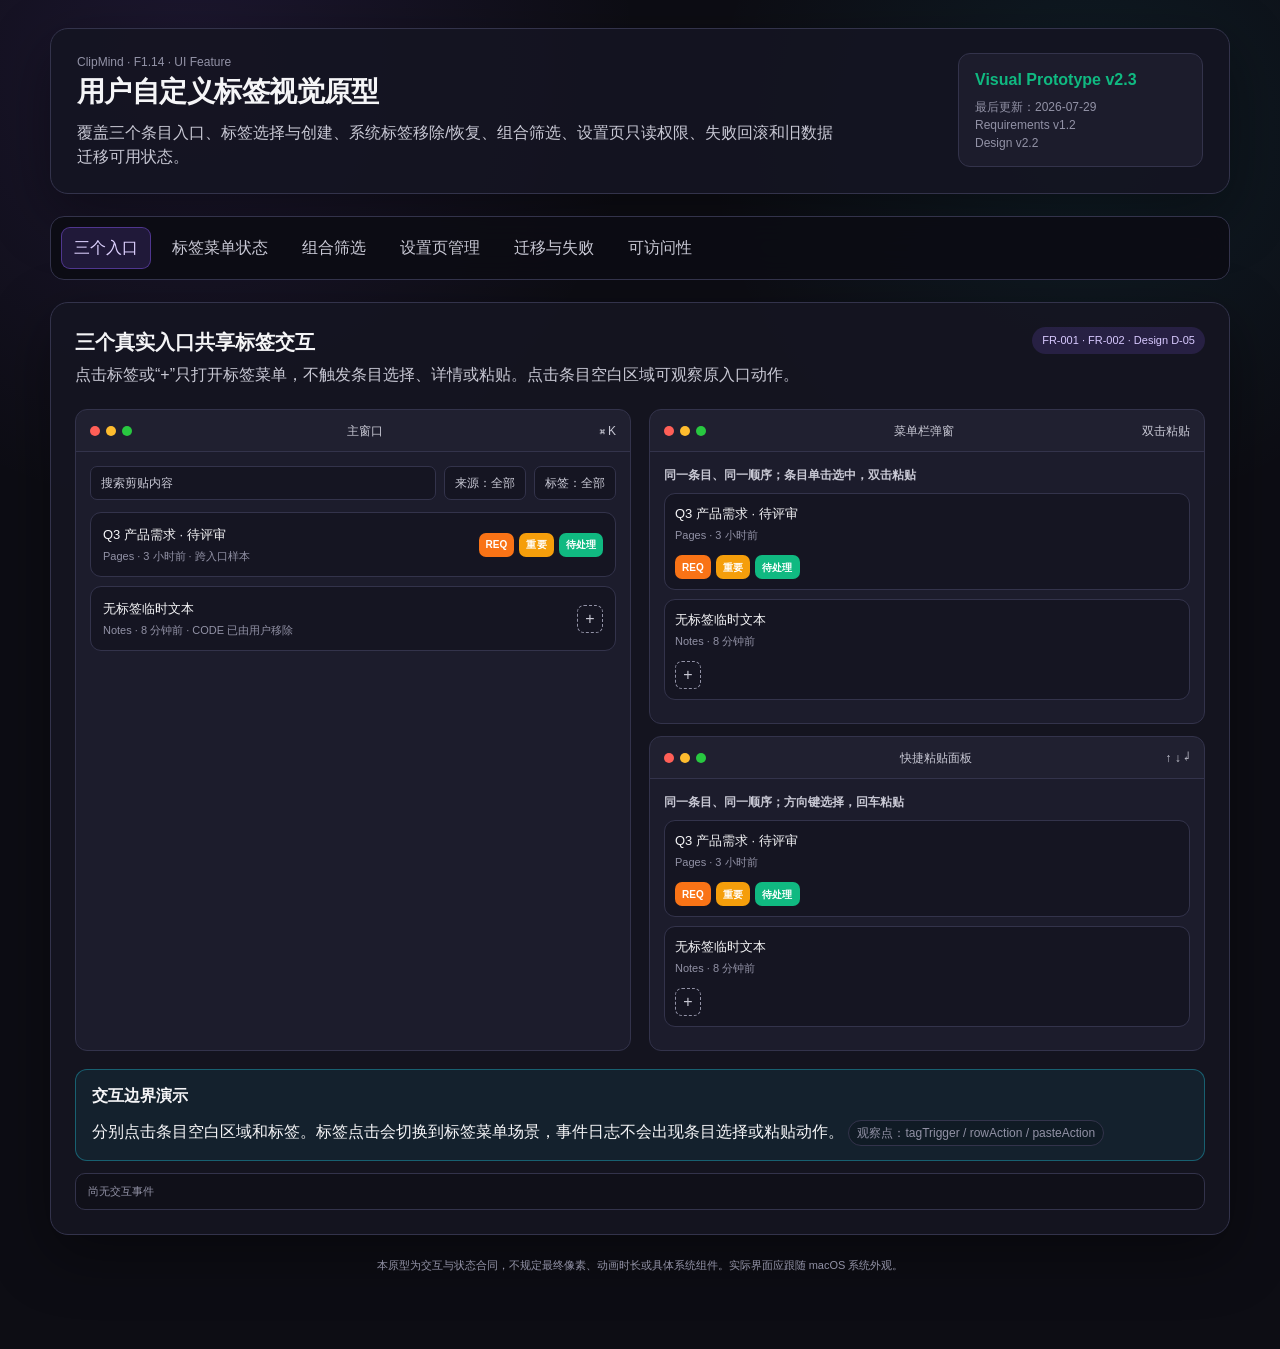
<file: docs/planning/P0/F1/F1.14_用户自定义标签_视觉原型.html>
<!DOCTYPE html>
<html lang="zh-CN">
<head>
    <meta charset="UTF-8">
    <meta name="viewport" content="width=device-width, initial-scale=1.0">
    <title>F1.14 用户自定义标签视觉原型 v2.3</title>
    <style>
        :root {
            color-scheme: dark;
            --bg: #0d0d14;
            --panel: #151522;
            --card: #1c1c2c;
            --card-strong: #24243a;
            --border: #33334b;
            --border-strong: #53537a;
            --text: #f5f5f7;
            --text-secondary: #c8c8d4;
            --muted: #9292a6;
            --accent: #8b5cf6;
            --accent-soft: rgba(139, 92, 246, 0.16);
            --success: #10b981;
            --warning: #f59e0b;
            --danger: #f43f5e;
            --info: #22d3ee;
            --violet: #8b5cf6;
            --cyan: #22d3ee;
            --rose: #f43f5e;
            --blue: #3b82f6;
            --amber: #f59e0b;
            --emerald: #10b981;
            --purple: #a855f7;
            --orange: #f97316;
            --teal: #14b8a6;
            --slate: #64748b;
            --gray: #6b7280;
            --radius-sm: 7px;
            --radius-md: 12px;
            --radius-lg: 18px;
            --shadow: 0 20px 60px rgba(0, 0, 0, 0.38);
        }

        * {
            box-sizing: border-box;
        }

        [hidden] {
            display: none !important;
        }

        [inert] {
            pointer-events: none;
            opacity: 0.58;
        }

        body {
            margin: 0;
            min-width: 1080px;
            background:
                radial-gradient(circle at 15% 5%, rgba(139, 92, 246, 0.12), transparent 28rem),
                radial-gradient(circle at 85% 10%, rgba(34, 211, 238, 0.08), transparent 24rem),
                var(--bg);
            color: var(--text);
            font-family: -apple-system, BlinkMacSystemFont, "SF Pro Text", "PingFang SC", sans-serif;
            line-height: 1.5;
        }

        button,
        input {
            font: inherit;
        }

        button {
            color: inherit;
        }

        .page-shell {
            width: min(1180px, calc(100% - 48px));
            margin: 0 auto;
            padding: 28px 0 64px;
        }

        .page-header {
            display: grid;
            grid-template-columns: 1fr auto;
            gap: 24px;
            align-items: start;
            padding: 24px 26px;
            border: 1px solid var(--border);
            border-radius: var(--radius-lg);
            background: rgba(21, 21, 34, 0.9);
            box-shadow: var(--shadow);
        }

        .eyebrow,
        .meta,
        .caption,
        .observable {
            color: var(--muted);
            font-size: 12px;
        }

        h1,
        h2,
        h3,
        p {
            margin-top: 0;
        }

        h1 {
            margin-bottom: 8px;
            font-size: 28px;
            letter-spacing: -0.02em;
        }

        .page-header p {
            max-width: 760px;
            margin-bottom: 0;
            color: var(--text-secondary);
        }

        .version-card {
            min-width: 245px;
            padding: 14px 16px;
            border: 1px solid var(--border);
            border-radius: var(--radius-md);
            background: var(--card);
        }

        .version-card strong {
            display: block;
            margin-bottom: 6px;
            color: var(--success);
        }

        .scene-nav {
            position: sticky;
            top: 12px;
            z-index: 30;
            display: flex;
            gap: 8px;
            margin: 22px 0;
            padding: 10px;
            overflow-x: auto;
            border: 1px solid var(--border);
            border-radius: 14px;
            background: rgba(13, 13, 20, 0.92);
            backdrop-filter: blur(16px);
        }

        .scene-nav button,
        .state-switch button {
            padding: 8px 12px;
            border: 1px solid transparent;
            border-radius: 9px;
            background: transparent;
            color: var(--text-secondary);
            cursor: pointer;
        }

        .scene-nav button:hover,
        .state-switch button:hover {
            background: var(--card);
        }

        .scene-nav button.active,
        .state-switch button.active {
            border-color: rgba(139, 92, 246, 0.45);
            background: var(--accent-soft);
            color: #ded2ff;
        }

        .scene {
            display: none;
            padding: 24px;
            border: 1px solid var(--border);
            border-radius: var(--radius-lg);
            background: rgba(21, 21, 34, 0.88);
            box-shadow: var(--shadow);
        }

        .scene.active {
            display: block;
        }

        .scene-heading {
            display: flex;
            justify-content: space-between;
            gap: 24px;
            align-items: flex-start;
            margin-bottom: 22px;
        }

        .scene-heading h2 {
            margin-bottom: 6px;
            font-size: 20px;
        }

        .scene-heading p {
            margin-bottom: 0;
            color: var(--text-secondary);
        }

        .requirement-badge,
        .source-badge,
        .status-badge,
        .observable {
            display: inline-flex;
            align-items: center;
            width: fit-content;
            border-radius: 999px;
        }

        .requirement-badge {
            flex-shrink: 0;
            padding: 5px 10px;
            background: var(--accent-soft);
            color: #d8c9ff;
            font-size: 11px;
        }

        .grid-2,
        .grid-3 {
            display: grid;
            gap: 18px;
        }

        .grid-2 {
            grid-template-columns: repeat(2, minmax(0, 1fr));
        }

        .grid-3 {
            grid-template-columns: repeat(3, minmax(0, 1fr));
        }

        .stack {
            display: grid;
            gap: 12px;
        }

        .prototype-window,
        .state-card,
        .callout,
        .dialog-preview {
            border: 1px solid var(--border);
            border-radius: var(--radius-md);
            background: var(--card);
        }

        .prototype-window {
            overflow: hidden;
        }

        .window-titlebar {
            display: flex;
            align-items: center;
            justify-content: space-between;
            min-height: 42px;
            padding: 0 14px;
            border-bottom: 1px solid var(--border);
            background: rgba(255, 255, 255, 0.02);
            font-size: 12px;
            color: var(--text-secondary);
        }

        .traffic-lights {
            display: flex;
            gap: 6px;
        }

        .traffic-lights span {
            width: 10px;
            height: 10px;
            border-radius: 50%;
            background: var(--gray);
        }

        .traffic-lights span:first-child {
            background: #ff5f57;
        }

        .traffic-lights span:nth-child(2) {
            background: #febc2e;
        }

        .traffic-lights span:nth-child(3) {
            background: #28c840;
        }

        .window-body {
            padding: 14px;
        }

        .toolbar {
            display: grid;
            grid-template-columns: 1fr auto auto;
            gap: 8px;
            margin-bottom: 12px;
        }

        .input,
        .toolbar-control {
            min-height: 34px;
            padding: 7px 10px;
            border: 1px solid var(--border);
            border-radius: var(--radius-sm);
            background: var(--panel);
            color: var(--text-secondary);
            font-size: 12px;
        }

        .input {
            width: 100%;
            outline: none;
        }

        .input:focus,
        button:focus-visible,
        .focus-demo {
            outline: 2px solid var(--info);
            outline-offset: 2px;
        }

        .clip-card {
            display: grid;
            grid-template-columns: 1fr auto;
            gap: 12px;
            align-items: center;
            width: 100%;
            margin-bottom: 9px;
            padding: 12px;
            border: 1px solid var(--border);
            border-radius: 11px;
            background: var(--panel);
            color: inherit;
            text-align: left;
            cursor: default;
        }

        .clip-card:hover {
            border-color: var(--border-strong);
        }

        .clip-content {
            display: grid;
            min-width: 0;
        }

        .clip-primary-action {
            width: 100%;
            padding: 0;
            border: 0;
            background: transparent;
            color: inherit;
            text-align: left;
            cursor: pointer;
        }

        .clip-title {
            overflow: hidden;
            color: var(--text);
            font-size: 13px;
            text-overflow: ellipsis;
            white-space: nowrap;
        }

        .clip-meta {
            margin-top: 3px;
            color: var(--muted);
            font-size: 11px;
        }

        .tag-list {
            display: flex;
            justify-content: flex-end;
            gap: 5px;
            flex-wrap: wrap;
        }

        .tag,
        .add-tag {
            min-height: 24px;
            border-radius: var(--radius-sm);
            cursor: pointer;
        }

        .tag {
            display: inline-flex;
            align-items: center;
            gap: 4px;
            padding: 3px 7px;
            border: 0;
            background: var(--tag-color, var(--accent));
            color: white;
            font-size: 10px;
            font-weight: 700;
            letter-spacing: 0.01em;
        }

        .tag.light {
            color: #101018;
        }

        .tag.static {
            cursor: default;
        }

        .tag .x {
            opacity: 0.72;
        }

        .add-tag {
            width: 26px;
            border: 1px dashed var(--muted);
            background: transparent;
            color: var(--text-secondary);
        }

        .compact .clip-card {
            grid-template-columns: 1fr;
            padding: 10px;
        }

        .compact .tag-list {
            justify-content: flex-start;
        }

        .entry-label {
            margin-bottom: 9px;
            color: var(--text-secondary);
            font-size: 12px;
            font-weight: 600;
        }

        .callout {
            padding: 14px 16px;
        }

        .callout strong {
            display: block;
            margin-bottom: 4px;
        }

        .callout.info {
            border-color: rgba(34, 211, 238, 0.35);
            background: rgba(34, 211, 238, 0.07);
        }

        .callout.warning {
            border-color: rgba(245, 158, 11, 0.4);
            background: rgba(245, 158, 11, 0.08);
        }

        .callout.danger {
            border-color: rgba(244, 63, 94, 0.45);
            background: rgba(244, 63, 94, 0.08);
        }

        .callout.success {
            border-color: rgba(16, 185, 129, 0.4);
            background: rgba(16, 185, 129, 0.08);
        }

        .observable {
            margin-top: 8px;
            padding: 3px 8px;
            border: 1px solid var(--border);
            background: rgba(0, 0, 0, 0.18);
        }

        .state-switch {
            display: flex;
            gap: 7px;
            flex-wrap: wrap;
            margin-bottom: 18px;
            padding-bottom: 14px;
            border-bottom: 1px solid var(--border);
        }

        .state-panel {
            display: none;
        }

        .state-panel.active {
            display: grid;
            grid-template-columns: 340px minmax(0, 1fr);
            gap: 22px;
            align-items: start;
        }

        .tag-menu {
            overflow: hidden;
            border: 1px solid var(--border-strong);
            border-radius: 14px;
            background: var(--panel);
            box-shadow: var(--shadow);
        }

        .menu-header {
            padding: 12px 14px;
            border-bottom: 1px solid var(--border);
            font-size: 13px;
            font-weight: 650;
        }

        .menu-search {
            padding: 10px 12px;
            border-bottom: 1px solid var(--border);
        }

        .menu-list {
            max-height: 300px;
            overflow: auto;
            padding: 7px;
        }

        .menu-item {
            display: grid;
            grid-template-columns: 18px 11px minmax(0, 1fr) auto;
            gap: 8px;
            align-items: center;
            width: 100%;
            padding: 8px 9px;
            border: 0;
            border-radius: 8px;
            background: transparent;
            color: var(--text-secondary);
            font-size: 12px;
            text-align: left;
            cursor: pointer;
        }

        .menu-item:hover {
            background: var(--card-strong);
        }

        .menu-item[aria-disabled="true"] {
            cursor: not-allowed;
            opacity: 0.44;
        }

        .check {
            display: grid;
            place-items: center;
            width: 17px;
            height: 17px;
            border: 1px solid var(--muted);
            border-radius: 5px;
            font-size: 10px;
        }

        .check.checked {
            border-color: var(--accent);
            background: var(--accent);
            color: white;
        }

        .dot,
        .swatch {
            background: var(--dot-color, var(--accent));
        }

        .dot {
            width: 10px;
            height: 10px;
            border-radius: 50%;
        }

        .source-badge,
        .status-badge {
            padding: 2px 7px;
            font-size: 10px;
        }

        .source-badge.system {
            background: rgba(34, 211, 238, 0.12);
            color: #8cecff;
        }

        .source-badge.user {
            background: rgba(139, 92, 246, 0.14);
            color: #d6c5ff;
        }

        .status-badge.readonly {
            background: rgba(146, 146, 166, 0.14);
            color: var(--text-secondary);
        }

        .menu-footer {
            padding: 10px 12px;
            border-top: 1px solid var(--border);
        }

        .button-row {
            display: flex;
            gap: 8px;
            justify-content: flex-end;
        }

        .btn {
            padding: 7px 12px;
            border: 1px solid var(--border);
            border-radius: 8px;
            background: var(--card);
            color: var(--text-secondary);
            cursor: pointer;
        }

        .btn.primary {
            border-color: var(--accent);
            background: var(--accent);
            color: white;
        }

        .btn.danger {
            border-color: var(--danger);
            background: var(--danger);
            color: white;
        }

        .btn.ghost-danger {
            border-color: rgba(244, 63, 94, 0.55);
            color: #ff8da1;
        }

        .btn:disabled {
            cursor: not-allowed;
            opacity: 0.45;
        }

        .create-form {
            display: grid;
            gap: 12px;
            padding: 12px;
        }

        .field-label {
            display: block;
            margin-bottom: 5px;
            color: var(--text-secondary);
            font-size: 11px;
        }

        .palette {
            display: grid;
            grid-template-columns: repeat(4, minmax(0, 1fr));
            gap: 7px;
        }

        .swatch {
            display: flex;
            align-items: center;
            gap: 6px;
            min-height: 32px;
            padding: 5px 7px;
            border: 1px solid transparent;
            border-radius: 8px;
            color: white;
            font-size: 10px;
        }

        .swatch.selected {
            outline: 2px solid white;
            outline-offset: 1px;
        }

        .swatch.light {
            color: #101018;
        }

        .detail-list {
            display: grid;
            gap: 10px;
        }

        .detail-list li {
            color: var(--text-secondary);
        }

        .filter-shell {
            padding: 16px;
            border: 1px solid var(--border);
            border-radius: 14px;
            background: var(--panel);
        }

        .filter-summary {
            display: flex;
            gap: 7px;
            align-items: center;
            flex-wrap: wrap;
            margin-bottom: 14px;
        }

        #active-filter-tags {
            display: contents;
        }

        .filter-chip {
            display: inline-flex;
            align-items: center;
            gap: 5px;
            padding: 5px 8px;
            border: 1px solid var(--border);
            border-radius: 999px;
            background: var(--card);
            color: var(--text-secondary);
            font-size: 11px;
        }

        .filter-chip.filter-tag {
            border-color: transparent;
            color: white;
            cursor: pointer;
        }

        .filter-results {
            display: grid;
            grid-template-columns: repeat(2, minmax(0, 1fr));
            gap: 12px;
            margin-bottom: 14px;
        }

        .filter-selector {
            margin-bottom: 14px;
            padding: 12px;
            border: 1px solid var(--border-strong);
            border-radius: 12px;
            background: var(--card);
        }

        .filter-selector-options {
            display: flex;
            gap: 8px;
            flex-wrap: wrap;
            margin: 10px 0;
        }

        .result-column-title {
            margin-bottom: 8px;
            color: var(--text-secondary);
            font-size: 11px;
            font-weight: 650;
        }

        .empty-state {
            display: grid;
            place-items: center;
            min-height: 210px;
            padding: 28px;
            border: 1px dashed var(--border-strong);
            border-radius: 14px;
            text-align: center;
        }

        .empty-icon {
            display: grid;
            place-items: center;
            width: 54px;
            height: 54px;
            margin-bottom: 12px;
            border-radius: 16px;
            background: var(--accent-soft);
            color: #d8c9ff;
            font-size: 24px;
        }

        .empty-state h3 {
            margin-bottom: 6px;
            font-size: 15px;
        }

        .empty-state p {
            max-width: 360px;
            color: var(--muted);
            font-size: 12px;
        }

        .settings-list {
            overflow: hidden;
            border: 1px solid var(--border);
            border-radius: 12px;
        }

        .settings-section-title {
            padding: 10px 13px;
            border-bottom: 1px solid var(--border);
            background: rgba(255, 255, 255, 0.025);
            color: var(--text-secondary);
            font-size: 11px;
            font-weight: 650;
            text-transform: uppercase;
        }

        .settings-item {
            display: grid;
            grid-template-columns: 12px minmax(0, 1fr) auto auto;
            gap: 10px;
            align-items: center;
            padding: 11px 13px;
            border-bottom: 1px solid var(--border);
        }

        .settings-item:last-child {
            border-bottom: 0;
        }

        .settings-name {
            font-size: 12px;
        }

        .settings-meta {
            color: var(--muted);
            font-size: 10px;
        }

        .settings-actions {
            display: flex;
            gap: 6px;
        }

        .dialog-preview {
            padding: 18px;
        }

        .dialog-host {
            min-height: 310px;
            padding: 14px;
            border: 1px dashed var(--border-strong);
            border-radius: 14px;
            background: rgba(0, 0, 0, 0.12);
        }

        .dialog-placeholder {
            display: grid;
            place-items: center;
            min-height: 280px;
            color: var(--muted);
            font-size: 12px;
            text-align: center;
        }

        .dialog-preview h3 {
            margin-bottom: 7px;
            font-size: 14px;
        }

        .dialog-preview p {
            min-height: 40px;
            margin-bottom: 18px;
            color: var(--text-secondary);
            font-size: 12px;
        }

        .inline-error {
            margin-top: 7px;
            color: #ff9aaa;
            font-size: 11px;
        }

        .progress {
            height: 8px;
            overflow: hidden;
            border-radius: 999px;
            background: var(--card-strong);
        }

        .progress span {
            display: block;
            width: 68%;
            height: 100%;
            border-radius: inherit;
            background: linear-gradient(90deg, var(--accent), var(--info));
        }

        .migration-banner {
            margin-bottom: 12px;
            padding: 10px 12px;
            border: 1px solid rgba(34, 211, 238, 0.34);
            border-radius: 10px;
            background: rgba(34, 211, 238, 0.07);
            color: var(--text-secondary);
            font-size: 11px;
        }

        .accessibility-grid {
            display: grid;
            grid-template-columns: repeat(3, minmax(0, 1fr));
            gap: 12px;
        }

        .state-card {
            padding: 14px;
        }

        .state-card h3 {
            margin-bottom: 6px;
            font-size: 13px;
        }

        .state-card p {
            margin-bottom: 0;
            color: var(--muted);
            font-size: 11px;
        }

        .toast {
            position: fixed;
            right: 24px;
            bottom: 24px;
            z-index: 80;
            max-width: 360px;
            padding: 12px 14px;
            border: 1px solid var(--border-strong);
            border-radius: 12px;
            background: var(--card-strong);
            box-shadow: var(--shadow);
            color: var(--text-secondary);
            font-size: 12px;
            opacity: 0;
            transform: translateY(12px);
            transition: 160ms ease;
            pointer-events: none;
        }

        .toast.show {
            opacity: 1;
            transform: translateY(0);
        }

        .event-log {
            margin-top: 12px;
            padding: 10px 12px;
            border: 1px solid var(--border);
            border-radius: 10px;
            background: rgba(0, 0, 0, 0.18);
            color: var(--muted);
            font: 11px ui-monospace, SFMono-Regular, Menlo, monospace;
        }

        .footer-note {
            margin-top: 22px;
            color: var(--muted);
            font-size: 11px;
            text-align: center;
        }
    </style>
</head>
<body>
<main class="page-shell">
    <header class="page-header">
        <div>
            <div class="eyebrow">ClipMind · F1.14 · UI Feature</div>
            <h1>用户自定义标签视觉原型</h1>
            <p>覆盖三个条目入口、标签选择与创建、系统标签移除/恢复、组合筛选、设置页只读权限、失败回滚和旧数据迁移可用状态。</p>
        </div>
        <div class="version-card">
            <strong>Visual Prototype v2.3</strong>
            <div class="meta">最后更新：2026-07-29</div>
            <div class="meta">Requirements v1.2</div>
            <div class="meta">Design v2.2</div>
        </div>
    </header>

    <nav class="scene-nav" aria-label="原型场景">
        <button class="active" data-scene-target="entries">三个入口</button>
        <button data-scene-target="menu">标签菜单状态</button>
        <button data-scene-target="filter">组合筛选</button>
        <button data-scene-target="settings">设置页管理</button>
        <button data-scene-target="migration">迁移与失败</button>
        <button data-scene-target="accessibility">可访问性</button>
    </nav>

    <section class="scene active" data-scene="entries">
        <div class="scene-heading">
            <div>
                <h2>三个真实入口共享标签交互</h2>
                <p>点击标签或“+”只打开标签菜单，不触发条目选择、详情或粘贴。点击条目空白区域可观察原入口动作。</p>
            </div>
            <span class="requirement-badge">FR-001 · FR-002 · Design D-05</span>
        </div>

        <div class="grid-2">
            <div class="prototype-window">
                <div class="window-titlebar">
                    <div class="traffic-lights"><span></span><span></span><span></span></div>
                    <span>主窗口</span>
                    <span>⌘ K</span>
                </div>
                <div class="window-body">
                    <div class="toolbar">
                        <div class="toolbar-control">搜索剪贴内容</div>
                        <div class="toolbar-control">来源：全部</div>
                        <div class="toolbar-control">标签：全部</div>
                    </div>

                    <div class="clip-card">
                        <button type="button" class="clip-content clip-primary-action" data-row-action="主窗口：选择并打开详情" aria-label="打开 Q3 产品需求条目详情">
                            <span class="clip-title">Q3 产品需求 · 待评审</span>
                            <span class="clip-meta">Pages · 3 小时前 · 跨入口样本</span>
                        </button>
                        <span class="tag-list" data-entry-preview="shared" data-surface="主窗口"></span>
                    </div>

                    <div class="clip-card">
                        <button type="button" class="clip-content clip-primary-action" data-row-action="主窗口：选择并打开详情" aria-label="打开无标签临时文本详情">
                            <span class="clip-title">无标签临时文本</span>
                            <span class="clip-meta">Notes · 8 分钟前 · CODE 已由用户移除</span>
                        </button>
                        <span class="tag-list" data-entry-preview="empty" data-surface="主窗口"></span>
                    </div>
                </div>
            </div>

            <div class="stack compact">
                <div class="prototype-window">
                    <div class="window-titlebar">
                        <div class="traffic-lights"><span></span><span></span><span></span></div>
                        <span>菜单栏弹窗</span>
                        <span>双击粘贴</span>
                    </div>
                    <div class="window-body">
                        <div class="entry-label">同一条目、同一顺序；条目单击选中，双击粘贴</div>
                        <div class="clip-card">
                            <button type="button" class="clip-content clip-primary-action" data-row-action="菜单栏弹窗：选择条目" aria-label="选择 Q3 产品需求条目">
                                <span class="clip-title">Q3 产品需求 · 待评审</span>
                                <span class="clip-meta">Pages · 3 小时前</span>
                            </button>
                            <span class="tag-list" data-entry-preview="shared" data-surface="菜单栏弹窗"></span>
                        </div>
                        <div class="clip-card">
                            <button type="button" class="clip-content clip-primary-action" data-row-action="菜单栏弹窗：选择条目" aria-label="选择无标签临时文本">
                                <span class="clip-title">无标签临时文本</span>
                                <span class="clip-meta">Notes · 8 分钟前</span>
                            </button>
                            <span class="tag-list" data-entry-preview="empty" data-surface="菜单栏弹窗"></span>
                        </div>
                    </div>
                </div>

                <div class="prototype-window">
                    <div class="window-titlebar">
                        <div class="traffic-lights"><span></span><span></span><span></span></div>
                        <span>快捷粘贴面板</span>
                        <span>↑ ↓ ↵</span>
                    </div>
                    <div class="window-body">
                        <div class="entry-label">同一条目、同一顺序；方向键选择，回车粘贴</div>
                        <div class="clip-card">
                            <button type="button" class="clip-content clip-primary-action" data-row-action="快捷粘贴面板：选择并准备粘贴" aria-label="选择 Q3 产品需求并准备粘贴">
                                <span class="clip-title">Q3 产品需求 · 待评审</span>
                                <span class="clip-meta">Pages · 3 小时前</span>
                            </button>
                            <span class="tag-list" data-entry-preview="shared" data-surface="快捷粘贴面板"></span>
                        </div>
                        <div class="clip-card">
                            <button type="button" class="clip-content clip-primary-action" data-row-action="快捷粘贴面板：选择并准备粘贴" aria-label="选择无标签临时文本并准备粘贴">
                                <span class="clip-title">无标签临时文本</span>
                                <span class="clip-meta">Notes · 8 分钟前</span>
                            </button>
                            <span class="tag-list" data-entry-preview="empty" data-surface="快捷粘贴面板"></span>
                        </div>
                    </div>
                </div>
            </div>
        </div>

        <div class="callout info" style="margin-top: 18px;">
            <strong>交互边界演示</strong>
            分别点击条目空白区域和标签。标签点击会切换到标签菜单场景，事件日志不会出现条目选择或粘贴动作。
            <span class="observable">观察点：tagTrigger / rowAction / pasteAction</span>
        </div>
        <div class="event-log" id="event-log">尚无交互事件</div>
    </section>

    <section class="scene" data-scene="menu">
        <div class="scene-heading">
            <div>
                <h2>标签选择菜单状态</h2>
                <p>菜单只展示当前条目自身的系统标签和全部用户标签；其他类型系统标签不可挂载。</p>
            </div>
            <span class="requirement-badge">FR-003～FR-008 · FR-014 · FR-015</span>
        </div>

        <div class="state-switch" aria-label="标签菜单状态">
            <button class="active" data-menu-target="browse">浏览与多选</button>
            <button data-menu-target="removed">系统标签已移除</button>
            <button data-menu-target="create">搜索与创建</button>
            <button data-menu-target="limit">5 个上限与恢复</button>
            <button data-menu-target="error">持久化失败回滚</button>
        </div>

        <div class="state-panel active" data-menu-state="browse">
            <div class="tag-menu">
                <div class="menu-header" id="menu-context-title">选择标签 · Q3 产品需求 · REQ 条目</div>
                <div class="menu-search">
                    <input class="input" id="menu-search-input" value="" placeholder="搜索标签" aria-label="搜索当前条目的可选标签">
                </div>
                <div class="menu-list" id="browse-menu-list" aria-live="polite"></div>
                <div class="menu-footer caption" id="menu-context-footer">其他系统标签不出现在此条目的候选列表中。</div>
            </div>
            <div class="detail-list">
                <div class="callout success">
                    <strong>统一选择语义</strong>
                    勾选或取消立即更新条目标签；菜单内系统标签与用户标签使用相同选择样式。
                </div>
                <div class="callout info">
                    <strong>来源权限仍不同</strong>
                    系统标签带“自动分类 · 自身”标识，只能恢复当前条目的分类结果。
                </div>
                <ul>
                    <li id="menu-count-summary">当前共 2 个标签，距离上限还有 3 个名额。</li>
                    <li>系统标签固定排在用户标签之前。</li>
                    <li>重启后保持最近一次成功的勾选状态。</li>
                </ul>
            </div>
        </div>

        <div class="state-panel" data-menu-state="removed">
            <div class="tag-menu">
                <div class="menu-header">选择标签 · 已移除系统标签（隔离样例）</div>
                <div class="menu-search"><input class="input" value="" placeholder="搜索标签" aria-label="搜索已移除系统标签状态"></div>
                <div class="menu-list">
                    <button type="button" class="menu-item" id="restore-system-tag" role="checkbox" aria-checked="false">
                        <span class="check"></span><span class="dot" style="--dot-color: var(--violet)"></span>
                        <span>CODE</span><span class="source-badge system">用户已移除</span>
                    </button>
                    <button type="button" class="menu-item" role="checkbox" aria-checked="true" aria-disabled="true" disabled>
                        <span class="check checked">✓</span><span class="dot" style="--dot-color: var(--amber)"></span>
                        <span>重要</span><span class="source-badge user">用户创建</span>
                    </button>
                </div>
            </div>
            <div class="detail-list">
                <div class="callout warning">
                    <strong>移除结果是持久化事实</strong>
                    刷新、重启、重新分类和旧数据迁移均不会自行恢复 CODE。
                </div>
                <div class="callout info">
                    <strong>用户可主动恢复</strong>
                    重新勾选 CODE 即恢复；当前条目仍不能选择 LINK 或其他系统类型。
                </div>
                <span class="observable">观察点：systemTagDisposition = 用户移除</span>
            </div>
        </div>

        <div class="state-panel" data-menu-state="create">
            <div class="tag-menu">
                <div class="menu-header">创建新标签</div>
                <div class="menu-search"><input class="input" id="create-search-mirror" value="工作笔记" aria-label="搜索或创建标签名称" readonly></div>
                <div class="create-form">
                    <div class="callout info">
                        <strong>无匹配标签</strong>
                        <span id="create-entry-label">创建“工作笔记”</span>
                    </div>
                    <label>
                        <span class="field-label">标签名称</span>
                        <input class="input" id="create-name-input" value="工作笔记">
                    </label>
                    <div>
                        <span class="field-label">预设颜色 · 颜色名可朗读</span>
                        <div class="palette" aria-label="预设标签颜色">
                            <button type="button" class="swatch" data-color="violet" aria-pressed="false" aria-label="紫罗兰色" style="background: var(--violet)">紫罗兰</button>
                            <button type="button" class="swatch light" data-color="cyan" aria-pressed="false" aria-label="青色" style="background: var(--cyan)">青色</button>
                            <button type="button" class="swatch" data-color="rose" aria-pressed="false" aria-label="玫红色" style="background: var(--rose)">玫红</button>
                            <button type="button" class="swatch" data-color="blue" aria-pressed="false" aria-label="蓝色" style="background: var(--blue)">蓝色</button>
                            <button type="button" class="swatch light" data-color="amber" aria-pressed="false" aria-label="琥珀色" style="background: var(--amber)">琥珀</button>
                            <button type="button" class="swatch" data-color="emerald" aria-pressed="false" aria-label="翡翠色" style="background: var(--emerald)">翡翠</button>
                            <button type="button" class="swatch selected" data-color="purple" aria-pressed="true" aria-label="紫色，已选择" style="background: var(--purple)">紫色 ✓</button>
                            <button type="button" class="swatch" data-color="orange" aria-pressed="false" aria-label="橙色" style="background: var(--orange)">橙色</button>
                            <button type="button" class="swatch" data-color="teal" aria-pressed="false" aria-label="青绿色" style="background: var(--teal)">青绿</button>
                            <button type="button" class="swatch" data-color="slate" aria-pressed="false" aria-label="石板灰色" style="background: var(--slate)">石板灰</button>
                            <button type="button" class="swatch" data-color="gray" aria-pressed="false" aria-label="灰色" style="background: var(--gray)">灰色</button>
                        </div>
                    </div>
                    <div class="inline-error" id="create-validation-error" role="alert" hidden></div>
                    <div class="button-row">
                        <button type="button" class="btn" id="cancel-create">取消</button>
                        <button type="button" class="btn primary" id="confirm-create">创建并勾选</button>
                    </div>
                </div>
            </div>
            <div class="detail-list">
                <div class="callout success">
                    <strong>创建与关联共同成功</strong>
                    创建成功后自动勾选当前条目，并回到完整标签列表。
                </div>
                <div class="callout warning">
                    <strong>颜色创建后不可修改</strong>
                    条目菜单与设置页均不提供颜色编辑入口。
                </div>
                <ul>
                    <li>空白名称、CODE、code 或与用户标签重名时拒绝创建。</li>
                    <li>达到 5 个标签上限时不创建孤立标签。</li>
                </ul>
            </div>
        </div>

        <div class="state-panel" data-menu-state="limit">
            <div class="tag-menu">
                <div class="menu-header">选择标签 · 5 个名额已满（隔离样例）</div>
                <div class="callout warning" style="margin: 10px;">
                    <strong>每条条目最多 5 个标签</strong>
                    先移除一个用户标签，才能恢复 CODE。
                </div>
                <div class="menu-list">
                    <button type="button" class="menu-item" id="limit-system-restore" role="checkbox" aria-checked="false" aria-disabled="true">
                        <span class="check"></span><span class="dot" style="--dot-color: var(--violet)"></span>
                        <span>CODE</span><span class="source-badge system">等待名额</span>
                    </button>
                    <button type="button" class="menu-item limit-user-choice" role="checkbox" aria-checked="true" data-limit-tag="重要">
                        <span class="check checked">✓</span><span class="dot" style="--dot-color: var(--amber)"></span>
                        <span>重要</span><span class="source-badge user">用户创建</span>
                    </button>
                    <button type="button" class="menu-item limit-user-choice" role="checkbox" aria-checked="true" data-limit-tag="待处理">
                        <span class="check checked">✓</span><span class="dot" style="--dot-color: var(--emerald)"></span>
                        <span>待处理</span><span class="source-badge user">用户创建</span>
                    </button>
                    <button type="button" class="menu-item limit-user-choice" role="checkbox" aria-checked="true" data-limit-tag="项目 B">
                        <span class="check checked">✓</span><span class="dot" style="--dot-color: var(--blue)"></span>
                        <span>项目 B</span><span class="source-badge user">用户创建</span>
                    </button>
                    <button type="button" class="menu-item limit-user-choice" role="checkbox" aria-checked="true" data-limit-tag="工作笔记">
                        <span class="check checked">✓</span><span class="dot" style="--dot-color: var(--rose)"></span>
                        <span>工作笔记</span><span class="source-badge user">用户创建</span>
                    </button>
                    <button type="button" class="menu-item limit-user-choice" role="checkbox" aria-checked="true" data-limit-tag="面试准备">
                        <span class="check checked">✓</span><span class="dot" style="--dot-color: var(--purple)"></span>
                        <span>面试准备</span><span class="source-badge user">用户创建</span>
                    </button>
                </div>
                <div class="menu-footer"><button class="btn primary" disabled>创建并勾选</button></div>
            </div>
            <div class="detail-list">
                <div class="callout info">
                    <strong>上限包含自动分类标签</strong>
                    当前系统标签已被移除，5 个名额全部被用户标签占用。
                </div>
                <ul>
                    <li>未勾选项不可选，已勾选项仍可取消。</li>
                    <li>释放一个名额后，CODE 恢复为可选择。</li>
                    <li>从当前条目入口创建标签同样被阻止。</li>
                </ul>
            </div>
        </div>

        <div class="state-panel" data-menu-state="error">
            <div class="tag-menu">
                <div class="menu-header">选择标签 · 最近成功状态</div>
                <div class="callout danger" style="margin: 10px;">
                    <strong>未能保存标签操作</strong>
                    已恢复之前的标签状态。请稍后重试。
                </div>
                <div class="menu-list" id="error-menu-list"></div>
                <div class="menu-footer button-row">
                    <button type="button" class="btn" id="close-error-state">关闭</button>
                    <button type="button" class="btn primary" id="retry-error-state">重试</button>
                </div>
            </div>
            <div class="detail-list">
                <div class="callout success">
                    <strong>不显示虚假成功</strong>
                    <span id="error-target-copy">失败目标仍未勾选；条目呈现同步恢复到最近一次持久化状态。</span>
                </div>
                <div class="callout info">
                    <strong>安全错误文案</strong>
                    提示不包含标签名称、剪贴板内容或用户路径。
                </div>
                <span class="observable">观察点：rollbackState / safeError / retryAction</span>
            </div>
        </div>
    </section>

    <section class="scene" data-scene="filter">
        <div class="scene-heading">
            <div>
                <h2>搜索、来源和标签交集组合</h2>
                <p>主窗口提交完整筛选意图；历史列表与搜索结果使用相同条件和结果语义。</p>
            </div>
            <span class="requirement-badge">FR-009 · NFR-004 · NFR-007</span>
        </div>

        <div class="filter-shell">
            <div class="toolbar">
                <div class="toolbar-control">搜索：需求</div>
                <div class="toolbar-control" id="active-source-filter">来源：Pages</div>
                <div class="toolbar-control">标签 · 交集</div>
            </div>
            <div class="filter-summary">
                <span class="filter-chip">搜索：需求</span>
                <span class="filter-chip">来源：Pages</span>
                <span id="active-filter-tags"></span>
                <button type="button" class="add-tag" id="open-filter-selector" aria-label="添加标签筛选" aria-expanded="false" aria-controls="filter-selector">+</button>
            </div>

            <div class="filter-selector" id="filter-selector" role="region" aria-labelledby="filter-selector-title" hidden>
                <strong id="filter-selector-title">选择标签筛选 · 多选交集</strong>
                <div class="filter-selector-options" id="filter-selector-options"></div>
                <p class="caption">全部 11 个自动分类标签与用户标签均可参与筛选；选择非当前条目的系统标签会进入真实交集空态。</p>
                <div class="button-row">
                    <button type="button" class="btn" id="close-filter-selector">完成</button>
                </div>
            </div>

            <div class="filter-results" id="filter-results" aria-label="历史与搜索结果一致性">
                <div>
                    <div class="result-column-title">历史列表 · resultId: clip-f114-demo</div>
                    <div class="clip-card">
                        <span class="clip-content">
                            <span class="clip-title">Q3 产品需求 · 待评审</span>
                            <span class="clip-meta">Pages · 同时匹配搜索、来源和两个标签</span>
                        </span>
                        <span class="tag-list" data-filter-result-tags></span>
                    </div>
                </div>
                <div>
                    <div class="result-column-title">搜索结果 · resultId: clip-f114-demo</div>
                    <div class="clip-card">
                        <span class="clip-content">
                            <span class="clip-title">Q3 产品需求 · 待评审</span>
                            <span class="clip-meta">Pages · 与历史列表返回同一条目标识</span>
                        </span>
                        <span class="tag-list" data-filter-result-tags></span>
                    </div>
                </div>
            </div>
            <div class="empty-state" id="filter-live-empty" hidden>
                <div>
                    <div class="empty-icon">⌕</div>
                    <h3>当前交集没有匹配条目</h3>
                    <p>刚选择的标签已加入筛选；搜索和来源条件保持不变。</p>
                </div>
            </div>
            <span class="observable">观察点：两处可见 resultId 与条目标签完全一致</span>
        </div>

        <div class="grid-2" style="margin-top: 18px;">
            <div class="filter-shell">
                <div class="result-column-title">空状态 A · 存储中没有任何剪贴历史</div>
                <div class="empty-state">
                    <div>
                        <div class="empty-icon">□</div>
                        <h3>还没有剪贴历史</h3>
                        <p>复制内容后会显示在这里。此状态不提供“清除筛选”操作。</p>
                    </div>
                </div>
                <span class="observable">观察点：historyEmptyState</span>
            </div>

            <div class="filter-shell">
                <div class="result-column-title">空状态 B · 独立组合筛选样例</div>
                <div class="empty-state" id="filtered-empty-content">
                    <div>
                        <div class="empty-icon">⌕</div>
                        <h3>没有符合当前条件的剪贴项</h3>
                        <p>当前仍保留搜索“需求”和来源“Xcode”，可只清除标签或切换来源。</p>
                        <div class="button-row" style="justify-content: center;">
                            <button type="button" class="btn" id="clear-tag-filters">清除标签筛选</button>
                            <button type="button" class="btn primary" id="switch-source-filter">切换来源</button>
                        </div>
                    </div>
                </div>
                <div class="empty-state" id="filter-restored-content" hidden>
                    <div>
                        <div class="empty-icon">✓</div>
                        <h3>列表已恢复</h3>
                        <p id="filter-restored-copy">标签条件已清除；搜索与来源条件保持不变。</p>
                    </div>
                </div>
                <span class="observable">观察点：filteredEmptyState / clearKeepsSearchAndSource</span>
            </div>
        </div>

        <div class="callout info" style="margin-top: 18px;">
            <strong>组合语义</strong>
            多个标签使用交集；标签条件与搜索、来源继续使用“且”。清空标签后保留当前搜索和来源条件。
        </div>
    </section>

    <section class="scene" data-scene="settings">
        <div class="scene-heading">
            <div>
                <h2>设置页全局标签管理</h2>
                <p>系统标签可见但只读；只有用户标签提供重命名和删除，颜色创建后不可修改。</p>
            </div>
            <span class="requirement-badge">FR-010 · FR-011 · FR-012 · FR-014</span>
        </div>

        <div class="grid-2">
            <div class="prototype-window">
                <div class="window-titlebar">
                    <div class="traffic-lights"><span></span><span></span><span></span></div>
                    <span>设置 · 标签管理</span>
                    <span>系统外观</span>
                </div>
                <div class="window-body">
                    <div class="settings-list">
                        <div class="settings-section-title">自动分类标签 · 全局只读 · 示意 2 / 11</div>
                        <div class="settings-item">
                            <span class="dot" style="--dot-color: var(--violet)"></span>
                            <span><span class="settings-name">CODE</span><br><span class="settings-meta">自动分类 · 可按条目移除</span></span>
                            <span class="status-badge readonly">只读</span>
                            <span class="settings-actions"></span>
                        </div>
                        <div class="settings-item">
                            <span class="dot" style="--dot-color: var(--cyan)"></span>
                            <span><span class="settings-name">LINK</span><br><span class="settings-meta">自动分类 · 可按条目移除</span></span>
                            <span class="status-badge readonly">只读</span>
                            <span class="settings-actions"></span>
                        </div>

                        <div class="settings-section-title">用户自定义标签 · 可全局管理</div>
                        <div id="settings-user-rows">
                        <div class="settings-item" data-user-tag-row="重要">
                            <span class="dot" style="--dot-color: var(--amber)"></span>
                            <span><span class="settings-name" data-settings-name="重要">重要</span><br><span class="settings-meta">用户创建 · 颜色不可修改</span></span>
                            <span></span>
                            <span class="settings-actions">
                                <button type="button" class="btn" data-settings-action="rename" data-tag-name="重要">重命名</button>
                                <button type="button" class="btn ghost-danger" data-settings-action="delete" data-tag-name="重要">删除</button>
                            </span>
                        </div>
                        <div class="settings-item" data-user-tag-row="待处理">
                            <span class="dot" style="--dot-color: var(--emerald)"></span>
                            <span><span class="settings-name" data-settings-name="待处理">待处理</span><br><span class="settings-meta">用户创建 · 颜色不可修改</span></span>
                            <span></span>
                            <span class="settings-actions">
                                <button type="button" class="btn" data-settings-action="rename" data-tag-name="待处理">重命名</button>
                                <button type="button" class="btn ghost-danger" data-settings-action="delete" data-tag-name="待处理">删除</button>
                            </span>
                        </div>
                        </div>
                    </div>
                    <span class="observable">观察点：systemReadOnly / userGlobalActions / noColorEdit</span>
                </div>
            </div>

            <div class="dialog-host" id="settings-dialog-host">
                <div class="dialog-placeholder" id="settings-dialog-placeholder">
                    <div>
                        <strong>选择任一用户标签的“重命名”或“删除”</strong><br>
                        重命名先编辑再确认；modal 会隔离背景，取消或完成后焦点返回。
                    </div>
                </div>

                <div class="dialog-preview" id="rename-editor" role="group" aria-labelledby="rename-editor-title" hidden>
                    <h3 id="rename-editor-title">编辑标签名称</h3>
                    <p>先编辑并提交新名称，下一步再确认全局影响。</p>
                    <label>
                        <span class="field-label">新名称</span>
                        <input class="input" id="rename-input" value="">
                    </label>
                    <div class="inline-error" id="rename-validation-error" role="alert" hidden></div>
                    <div class="button-row" style="margin-top: 12px;">
                        <button type="button" class="btn" id="cancel-rename-edit">取消编辑</button>
                        <button type="button" class="btn primary" id="submit-rename">提交新名称</button>
                    </div>
                </div>

                <div class="dialog-preview" id="rename-confirm-dialog" role="dialog" aria-modal="true" aria-labelledby="rename-confirm-title" hidden>
                    <h3 id="rename-confirm-title">确认重命名标签</h3>
                    <p id="rename-confirm-copy">确认从旧名称改为新名称；此操作将影响所有关联条目。</p>
                    <div class="button-row">
                        <button type="button" class="btn" data-dialog-cancel>取消并保留原名称</button>
                        <button type="button" class="btn primary" id="confirm-rename">确认重命名</button>
                    </div>
                </div>

                <div class="dialog-preview" id="delete-dialog" role="dialog" aria-modal="true" aria-labelledby="delete-dialog-title" hidden>
                    <h3 id="delete-dialog-title" style="color: #ff8da1;">删除标签</h3>
                    <p id="delete-dialog-copy">该标签将从所有条目中移除，此操作不可撤销。</p>
                    <div class="button-row">
                        <button type="button" class="btn" data-dialog-cancel>取消</button>
                        <button type="button" class="btn danger" id="confirm-delete">确认删除</button>
                    </div>
                </div>

                <div class="dialog-placeholder" id="settings-dialog-result" role="status" hidden></div>
            </div>
        </div>

        <div class="callout warning" style="margin-top: 18px;">
            <strong>取消与失败都不改变全局状态</strong>
            取消确认时保持原名称和关联；持久化失败时恢复最近成功状态并显示不含标签名或剪贴板内容的安全错误。
        </div>
    </section>

    <section class="scene" data-scene="migration">
        <div class="scene-heading">
            <div>
                <h2>迁移可用状态与完整失败</h2>
                <p>旧数据迁移不会阻塞首个可交互界面；中断后继续且不重复，新捕获条目与默认系统标签共同发布。</p>
            </div>
            <span class="requirement-badge">FR-013 · FR-015 · Design D-08 · D-10</span>
        </div>

        <div class="grid-2">
            <div class="prototype-window">
                <div class="window-titlebar">
                    <div class="traffic-lights"><span></span><span></span><span></span></div>
                    <span>主窗口 · 迁移进行</span>
                    <span>可交互</span>
                </div>
                <div class="window-body">
                    <div class="migration-banner">
                        正在整理已有条目的自动分类标签 · 68 / 100
                        <div class="progress" style="margin-top: 8px;"><span></span></div>
                    </div>
                    <div class="clip-card">
                        <button type="button" class="clip-content clip-primary-action" data-row-action="迁移期间：打开已有代码片段" aria-label="迁移期间打开已有代码片段">
                            <span class="clip-title">已有代码片段</span>
                            <span class="clip-meta">迁移成功状态立即可用</span>
                        </button>
                        <span class="tag-list" data-entry-preview="migration" data-surface="迁移期间主窗口"></span>
                    </div>
                    <div class="clip-card">
                        <button type="button" class="clip-content clip-primary-action" data-row-action="迁移期间：打开用户已移除自动标签的条目" aria-label="迁移期间打开用户已移除自动标签的条目">
                            <span class="clip-title">用户已移除自动标签的条目</span>
                            <span class="clip-meta">迁移不会重新附加</span>
                        </button>
                        <span class="tag-list" data-entry-preview="empty" data-surface="迁移期间主窗口"></span>
                    </div>
                    <span class="observable">观察点：migrationProgress / mainUIInteractive / noDuplicate</span>
                </div>
            </div>

            <div class="stack">
                <div class="callout danger">
                    <strong>迁移暂时中断</strong>
                    已保存可恢复进度。应用其他功能仍可使用，重新启动后会继续，不会产生重复标签或关联。
                    <span class="observable">观察点：migrationRecoverable</span>
                </div>

                <div class="callout success">
                    <strong>新条目完整发布</strong>
                    新捕获条目“代码片段”与 CODE 默认关联共同成功后，同时出现在三个入口。
                    <span class="observable">观察点：newClipWithSystemTag</span>
                </div>

                <div class="callout danger">
                    <strong>新条目标签接入失败</strong>
                    未发布半完成条目；界面保持最近成功列表，并显示“未能保存新剪贴项，请重试”的非敏感提示。
                    <span class="observable">观察点：noPartialPublish / safeError</span>
                </div>

                <div class="state-card">
                    <h3>兼容显示</h3>
                    <p>迁移后的 CODE、LINK、ERROR、ARTICLE、TODO、MEETING、TRANS、REQ、API、DOC、OTHER 保持原文本与颜色。</p>
                </div>
            </div>
        </div>
    </section>

    <section class="scene" data-scene="accessibility">
        <div class="scene-heading">
            <div>
                <h2>可访问性与可观察证据</h2>
                <p>颜色不是唯一信息；交互元素具有名称、角色、状态和键盘焦点，关键 UI 状态可被自动化定位。</p>
            </div>
            <span class="requirement-badge">NFR-005 · NFR-006 · AC-22～AC-24</span>
        </div>

        <div class="accessibility-grid">
            <div class="state-card">
                <h3>键盘焦点</h3>
                <button class="tag focus-demo" style="--tag-color: var(--violet)">CODE</button>
                <p style="margin-top: 10px;">标签、“+”、勾选项、颜色选项和确认按钮均可聚焦并激活。</p>
            </div>
            <div class="state-card">
                <h3>来源与状态文本</h3>
                <div style="display: flex; gap: 6px; flex-wrap: wrap;">
                    <span class="source-badge system">自动分类 · 自身</span>
                    <span class="source-badge user">用户创建</span>
                    <span class="status-badge readonly">只读</span>
                </div>
                <p style="margin-top: 10px;">不依赖颜色区分系统、用户、已移除和只读状态。</p>
            </div>
            <div class="state-card">
                <h3>颜色名称</h3>
                <div style="display: flex; gap: 6px; align-items: center;">
                    <span class="dot" style="--dot-color: var(--amber)"></span>
                    <strong>琥珀</strong>
                    <span class="caption">已选择</span>
                </div>
                <p style="margin-top: 10px;">每个色板项同时提供可见名称和可朗读名称。</p>
            </div>
            <div class="state-card">
                <h3>错误可见</h3>
                <p>失败提示、回滚后的勾选状态和重试入口同时出现，不只依赖日志或内部状态。</p>
            </div>
            <div class="state-card">
                <h3>空状态区分</h3>
                <p>“无剪贴历史”与“筛选无结果”使用不同标题、说明和恢复动作。</p>
            </div>
            <div class="state-card">
                <h3>跨入口一致</h3>
                <p>相同条目的标签名称、颜色、顺序和关联状态在三个入口一致。</p>
            </div>
            <div class="state-card">
                <h3>权限与发布边界</h3>
                <p>F1.14 不新增权限提示或 entitlement；继续复用既有剪贴板、沙盒与加密存储边界。</p>
            </div>
        </div>

        <div class="callout info" style="margin-top: 18px;">
            <strong>原型观察点命名</strong>
            tagTrigger、systemTagDisposition、rollbackState、filteredEmptyState、systemReadOnly、migrationRecoverable、newClipWithSystemTag。
        </div>
    </section>

    <p class="footer-note">本原型为交互与状态合同，不规定最终像素、动画时长或具体系统组件。实际界面应跟随 macOS 系统外观。</p>
</main>

<div class="toast" id="toast" role="status" aria-live="polite"></div>

<script>
    const sceneButtons = document.querySelectorAll("[data-scene-target]");
    const scenes = document.querySelectorAll("[data-scene]");
    const menuButtons = document.querySelectorAll("[data-menu-target]");
    const menuStates = document.querySelectorAll("[data-menu-state]");
    const toast = document.getElementById("toast");
    const eventLog = document.getElementById("event-log");
    const menuSearchInput = document.getElementById("menu-search-input");
    const browseMenuList = document.getElementById("browse-menu-list");
    const systemTags = {
        CODE: { color: "violet" },
        LINK: { color: "cyan" },
        ERROR: { color: "rose" },
        ARTICLE: { color: "blue" },
        TODO: { color: "amber" },
        MEETING: { color: "emerald" },
        TRANS: { color: "purple" },
        REQ: { color: "orange" },
        API: { color: "teal" },
        DOC: { color: "slate" },
        OTHER: { color: "gray" }
    };
    const entryContexts = {
        shared: {
            label: "Q3 产品需求",
            systemTag: "REQ",
            tags: new Set(["REQ", "重要", "待处理"])
        },
        empty: {
            label: "无标签临时文本",
            systemTag: "CODE",
            tags: new Set()
        },
        migration: {
            label: "已有代码片段",
            systemTag: "CODE",
            tags: new Set(["CODE"])
        }
    };
    const userTags = [
        { name: "重要", color: "amber" },
        { name: "待处理", color: "emerald" },
        { name: "项目 B", color: "blue" }
    ];
    const selectedFilterTags = new Set(["重要", "待处理"]);
    let activeEntryId = "shared";
    let selectedColor = "purple";
    let activeDialog = null;
    let activeDialogTag = null;
    let dialogTrigger = null;
    let pendingRename = null;
    let errorRetryTag = "待处理";
    let limitRestoreEntryId = null;

    function showScene(name) {
        sceneButtons.forEach((button) => {
            button.classList.toggle("active", button.dataset.sceneTarget === name);
            button.setAttribute("aria-pressed", String(button.dataset.sceneTarget === name));
        });
        scenes.forEach((scene) => {
            scene.classList.toggle("active", scene.dataset.scene === name);
        });
        if (name === "menu") {
            renderBrowseMenu();
        }
        window.scrollTo({ top: 0, behavior: "smooth" });
    }

    function showMenuState(name) {
        menuButtons.forEach((button) => {
            button.classList.toggle("active", button.dataset.menuTarget === name);
            button.setAttribute("aria-pressed", String(button.dataset.menuTarget === name));
        });
        menuStates.forEach((state) => {
            state.classList.toggle("active", state.dataset.menuState === name);
        });
        if (name === "browse") {
            renderBrowseMenu();
        }
        if (name === "create") {
            window.setTimeout(() => document.getElementById("create-name-input").focus(), 0);
        }
    }

    function showToast(message) {
        toast.textContent = message;
        toast.classList.add("show");
        window.clearTimeout(showToast.timer);
        showToast.timer = window.setTimeout(() => toast.classList.remove("show"), 2200);
    }

    function recordRowAction(action) {
        eventLog.textContent = action;
        showToast(action);
    }

    function tagDefinition(name, context) {
        if (name === context.systemTag) {
            return { name, color: systemTags[name].color, source: "system" };
        }
        return userTags.find((tag) => tag.name === name);
    }

    function filterTagDefinition(name) {
        if (systemTags[name]) {
            return { name, color: systemTags[name].color, source: "system" };
        }
        return userTags.find((tag) => tag.name === name);
    }

    function tagColor(name, context) {
        const definition = tagDefinition(name, context);
        return definition ? definition.color : "gray";
    }

    function makeSpan(className, text) {
        const span = document.createElement("span");
        if (className) {
            span.className = className;
        }
        span.textContent = text;
        return span;
    }

    function renderEntryPreviews() {
        document.querySelectorAll("[data-entry-preview]").forEach((container) => {
            const entryId = container.dataset.entryPreview;
            const surface = container.dataset.surface;
            const context = entryContexts[entryId];
            container.replaceChildren();

            if (context.tags.size === 0) {
                const addButton = document.createElement("button");
                addButton.type = "button";
                addButton.className = "add-tag";
                addButton.textContent = "+";
                addButton.setAttribute("aria-label", `${surface}：为${context.label}添加标签`);
                addButton.addEventListener("click", (event) => openTagMenu(event, surface, entryId));
                container.appendChild(addButton);
                return;
            }

            const orderedNames = [
                context.systemTag,
                ...userTags.map((tag) => tag.name)
            ].filter((name) => context.tags.has(name));

            orderedNames.forEach((name) => {
                const definition = tagDefinition(name, context);
                if (!definition) {
                    return;
                }
                const button = document.createElement("button");
                button.type = "button";
                button.className = "tag";
                button.style.setProperty("--tag-color", `var(--${definition.color})`);
                button.textContent = name;
                button.setAttribute(
                    "aria-label",
                    `${surface}：${name}，${name === context.systemTag ? "自动分类标签" : "用户标签"}，打开标签菜单`
                );
                button.addEventListener("click", (event) => openTagMenu(event, surface, entryId));
                container.appendChild(button);
            });
        });
    }

    function renderFilterState() {
        const activeContainer = document.getElementById("active-filter-tags");
        activeContainer.replaceChildren();
        [...selectedFilterTags].forEach((name) => {
            const definition = filterTagDefinition(name);
            if (!definition) {
                selectedFilterTags.delete(name);
                return;
            }
            const button = document.createElement("button");
            button.type = "button";
            button.className = "filter-chip filter-tag";
            button.dataset.filterTag = name;
            button.style.background = `var(--${definition.color})`;
            button.textContent = `${name} ×`;
            button.setAttribute("aria-label", `移除${name}标签筛选`);
            button.addEventListener("click", () => {
                selectedFilterTags.delete(name);
                renderFilterState();
                showToast(`已移除 ${name} 标签筛选，搜索与来源保持不变`);
            });
            activeContainer.appendChild(button);
        });

        const selectorOptions = document.getElementById("filter-selector-options");
        selectorOptions.replaceChildren();
        const options = [
            ...Object.entries(systemTags).map(([name, definition]) => ({
                name,
                color: definition.color,
                source: "system"
            })),
            ...userTags.map((tag) => ({ ...tag, source: "user" }))
        ];
        options.forEach((option) => {
            const selected = selectedFilterTags.has(option.name);
            const button = document.createElement("button");
            button.type = "button";
            button.className = "tag";
            button.style.setProperty("--tag-color", `var(--${option.color})`);
            button.textContent = `${selected ? "✓ " : ""}${option.name}${option.source === "system" ? " · 系统" : ""}`;
            button.setAttribute("aria-pressed", String(selected));
            button.setAttribute(
                "aria-label",
                `${option.name}${option.source === "system" ? "自动分类" : "用户"}标签筛选${selected ? "，已选择" : ""}`
            );
            button.addEventListener("click", () => {
                if (selectedFilterTags.has(option.name)) {
                    selectedFilterTags.delete(option.name);
                } else {
                    selectedFilterTags.add(option.name);
                }
                renderFilterState();
            });
            selectorOptions.appendChild(button);
        });

        document.querySelectorAll("[data-filter-result-tags]").forEach((container) => {
            container.replaceChildren();
            const context = entryContexts.shared;
            const orderedNames = [
                context.systemTag,
                ...userTags.map((tag) => tag.name)
            ].filter((name) => context.tags.has(name));
            orderedNames.forEach((name) => {
                const tag = makeSpan("tag static", name);
                tag.style.setProperty("--tag-color", `var(--${tagColor(name, context)})`);
                container.appendChild(tag);
            });
        });

        const hasMatch = [...selectedFilterTags].every((name) => entryContexts.shared.tags.has(name));
        document.getElementById("filter-results").hidden = !hasMatch;
        document.getElementById("filter-live-empty").hidden = hasMatch;
    }

    function renderErrorState() {
        const context = entryContexts.shared;
        const list = document.getElementById("error-menu-list");
        list.replaceChildren();
        const selectedNames = [
            context.systemTag,
            ...userTags.map((tag) => tag.name)
        ].filter((name) => context.tags.has(name));
        const rows = [
            ...selectedNames.map((name) => ({ name, selected: true })),
            ...(errorRetryTag && !context.tags.has(errorRetryTag)
                ? [{ name: errorRetryTag, selected: false }]
                : [])
        ];
        rows.forEach(({ name, selected }) => {
            const button = document.createElement("button");
            button.type = "button";
            button.className = "menu-item";
            button.disabled = true;
            button.setAttribute("role", "checkbox");
            button.setAttribute("aria-checked", String(selected));
            button.setAttribute("aria-disabled", "true");
            const check = makeSpan(`check${selected ? " checked" : ""}`, selected ? "✓" : "");
            const dot = makeSpan("dot", "");
            dot.style.setProperty("--dot-color", `var(--${tagColor(name, context)})`);
            const system = name === context.systemTag;
            button.append(
                check,
                dot,
                makeSpan("", name),
                makeSpan(`source-badge ${system ? "system" : "user"}`, system ? "自动分类 · 自身" : "用户创建")
            );
            list.appendChild(button);
        });
        document.getElementById("error-target-copy").textContent =
            `“${errorRetryTag}”仍未勾选；条目呈现同步恢复到最近一次持久化状态。`;
    }

    function prepareErrorState() {
        activeEntryId = "shared";
        const context = entryContexts.shared;
        const retryCandidate = userTags.find((tag) => tag.name === "待处理")
            || userTags.find((tag) => !context.tags.has(tag.name))
            || userTags[0];
        errorRetryTag = retryCandidate ? retryCandidate.name : null;
        if (errorRetryTag) {
            context.tags.delete(errorRetryTag);
        }
        renderEntryPreviews();
        renderFilterState();
        renderErrorState();
    }

    function renderBrowseMenu() {
        const context = entryContexts[activeEntryId];
        const query = menuSearchInput.value.trim().toLocaleLowerCase();
        const candidates = [
            { name: context.systemTag, color: systemTags[context.systemTag].color, source: "system" },
            ...userTags.map((tag) => ({ ...tag, source: "user" }))
        ];
        const matches = candidates.filter((tag) => tag.name.toLocaleLowerCase().includes(query));
        browseMenuList.replaceChildren();

        matches.forEach((tag) => {
            const selected = context.tags.has(tag.name);
            const disabled = !selected && context.tags.size >= 5;
            const button = document.createElement("button");
            button.type = "button";
            button.className = "menu-item";
            button.setAttribute("role", "checkbox");
            button.setAttribute("aria-checked", String(selected));
            button.setAttribute("aria-disabled", String(disabled));
            button.dataset.tagName = tag.name;

            const check = makeSpan(`check${selected ? " checked" : ""}`, selected ? "✓" : "");
            const dot = makeSpan("dot", "");
            dot.style.setProperty("--dot-color", `var(--${tag.color})`);
            const source = makeSpan(
                `source-badge ${tag.source === "system" ? "system" : "user"}`,
                tag.source === "system"
                    ? (selected ? "自动分类 · 自身" : "用户已移除")
                    : "用户创建"
            );
            button.append(check, dot, makeSpan("", tag.name), source);
            button.addEventListener("click", () => toggleTag(tag.name, disabled));
            browseMenuList.appendChild(button);
        });

        if (matches.length === 0 && query) {
            const createButton = document.createElement("button");
            createButton.type = "button";
            createButton.className = "menu-item";
            createButton.append(
                makeSpan("", "+"),
                makeSpan("dot", ""),
                makeSpan("", `创建“${menuSearchInput.value.trim()}”`),
                makeSpan("source-badge user", "新标签")
            );
            createButton.addEventListener("click", () => prepareCreate(menuSearchInput.value.trim()));
            browseMenuList.appendChild(createButton);
        }

        document.getElementById("menu-context-title").textContent =
            `选择标签 · ${context.label} · ${context.systemTag} 条目`;
        document.getElementById("menu-context-footer").textContent =
            `仅 ${context.systemTag} 是当前条目的系统标签；其他 10 个系统标签不进入候选列表。`;
        document.getElementById("menu-count-summary").textContent =
            `当前共 ${context.tags.size} 个标签，距离上限还有 ${5 - context.tags.size} 个名额。`;
    }

    function toggleTag(name, disabled) {
        const context = entryContexts[activeEntryId];
        if (disabled) {
            showToast("每条条目最多 5 个标签");
            return;
        }
        if (context.tags.has(name)) {
            context.tags.delete(name);
            showToast(`已从当前条目移除 ${name}`);
        } else {
            context.tags.add(name);
            showToast(`已关联 ${name}`);
        }
        renderEntryPreviews();
        renderFilterState();
        renderBrowseMenu();
        eventLog.textContent = `${context.label}：标签状态已在三个入口同步`;
    }

    function openTagMenu(event, surface, entryId) {
        event.preventDefault();
        event.stopPropagation();
        activeEntryId = entryId;
        menuSearchInput.value = "";
        eventLog.textContent = `${surface}：标签区域已消费事件，未触发条目动作`;
        showScene("menu");
        showMenuState("browse");
        showToast(`${surface}：已打开 ${entryContexts[entryId].systemTag} 条目的标签菜单`);
        window.setTimeout(() => menuSearchInput.focus(), 0);
    }

    function prepareCreate(name) {
        const proposedName = name || "工作笔记";
        document.getElementById("create-search-mirror").value = proposedName;
        document.getElementById("create-name-input").value = proposedName;
        document.getElementById("create-entry-label").textContent = `创建“${proposedName}”`;
        document.getElementById("create-validation-error").hidden = true;
        showMenuState("create");
    }

    function syncSwatches() {
        document.querySelectorAll("[data-color]").forEach((button) => {
            const selected = button.dataset.color === selectedColor;
            const colorName = button.textContent.replace(" ✓", "");
            button.classList.toggle("selected", selected);
            button.setAttribute("aria-pressed", String(selected));
            button.textContent = `${colorName}${selected ? " ✓" : ""}`;
            button.setAttribute("aria-label", `${colorName}色${selected ? "，已选择" : ""}`);
        });
    }

    function createTag() {
        const input = document.getElementById("create-name-input");
        const error = document.getElementById("create-validation-error");
        const name = input.value.trim();
        const existingNames = [...Object.keys(systemTags), ...userTags.map((tag) => tag.name)];
        if (!name) {
            error.textContent = "标签名称不能为空。";
            error.hidden = false;
            input.focus();
            return;
        }
        if (existingNames.some((existing) => existing.toLocaleLowerCase() === name.toLocaleLowerCase())) {
            error.textContent = "已存在同名标签，名称比较不区分大小写。";
            error.hidden = false;
            input.focus();
            return;
        }
        const context = entryContexts[activeEntryId];
        if (context.tags.size >= 5) {
            error.textContent = "每条条目最多 5 个标签；未创建孤立标签。";
            error.hidden = false;
            return;
        }
        userTags.push({ name, color: selectedColor });
        context.tags.add(name);
        menuSearchInput.value = "";
        renderEntryPreviews();
        renderSettingsUserRows();
        renderFilterState();
        showMenuState("browse");
        showToast("新标签已创建并关联当前条目");
        eventLog.textContent = `${context.label}：创建与关联共同成功`;
    }

    function restoreRemovedSystemTag() {
        activeEntryId = "empty";
        if (entryContexts.empty.tags.size >= 5) {
            prepareLimitForContext("empty");
            showToast("每条条目最多 5 个标签；请先释放名额");
            return;
        }
        entryContexts.empty.tags.add(entryContexts.empty.systemTag);
        renderEntryPreviews();
        renderFilterState();
        showMenuState("browse");
        showToast("CODE 已恢复到当前条目");
    }

    function configureLimitRows(names) {
        const buttons = [...document.querySelectorAll(".limit-user-choice")];
        buttons.forEach((button, index) => {
            const name = names[index];
            button.hidden = !name;
            if (!name) {
                return;
            }
            button.dataset.limitTag = name;
            button.children[2].textContent = name;
            button.querySelector(".dot").style.setProperty(
                "--dot-color",
                `var(--${tagColor(name, entryContexts[limitRestoreEntryId || "empty"])})`
            );
            button.setAttribute("aria-checked", "true");
            button.querySelector(".check").classList.add("checked");
            button.querySelector(".check").textContent = "✓";
        });
    }

    function resetLimitDemo() {
        limitRestoreEntryId = null;
        configureLimitRows(["重要", "待处理", "项目 B", "工作笔记", "面试准备"]);
        const systemButton = document.getElementById("limit-system-restore");
        systemButton.children[2].textContent = "CODE";
        systemButton.setAttribute("aria-checked", "false");
        systemButton.setAttribute("aria-disabled", "true");
        systemButton.querySelector(".check").classList.remove("checked");
        systemButton.querySelector(".check").textContent = "";
    }

    function prepareLimitForContext(entryId) {
        limitRestoreEntryId = entryId;
        const context = entryContexts[entryId];
        const userNames = [...context.tags].filter((name) => name !== context.systemTag);
        configureLimitRows(userNames);
        const systemButton = document.getElementById("limit-system-restore");
        systemButton.children[2].textContent = context.systemTag;
        systemButton.setAttribute("aria-checked", String(context.tags.has(context.systemTag)));
        systemButton.setAttribute("aria-disabled", String(context.tags.size >= 5));
        systemButton.querySelector(".check").classList.toggle("checked", context.tags.has(context.systemTag));
        systemButton.querySelector(".check").textContent = context.tags.has(context.systemTag) ? "✓" : "";
        showMenuState("limit");
    }

    function releaseLimitSlot(button) {
        if (button.getAttribute("aria-checked") === "false") {
            return;
        }
        if (limitRestoreEntryId) {
            entryContexts[limitRestoreEntryId].tags.delete(button.dataset.limitTag);
            renderEntryPreviews();
            renderFilterState();
        }
        button.setAttribute("aria-checked", "false");
        button.querySelector(".check").classList.remove("checked");
        button.querySelector(".check").textContent = "";
        const systemButton = document.getElementById("limit-system-restore");
        systemButton.setAttribute("aria-disabled", "false");
        showToast(`已移除 ${button.dataset.limitTag}，CODE 现在可恢复`);
    }

    function restoreLimitSystemTag() {
        const button = document.getElementById("limit-system-restore");
        if (button.getAttribute("aria-disabled") === "true") {
            showToast("每条条目最多 5 个标签");
            return;
        }
        if (limitRestoreEntryId) {
            const entryId = limitRestoreEntryId;
            const context = entryContexts[entryId];
            if (context.tags.size >= 5) {
                showToast("每条条目最多 5 个标签");
                return;
            }
            context.tags.add(context.systemTag);
            activeEntryId = entryId;
            limitRestoreEntryId = null;
            renderEntryPreviews();
            renderFilterState();
            showMenuState("browse");
            showToast(`${context.systemTag} 已在释放名额后恢复`);
            return;
        }
        button.setAttribute("aria-checked", "true");
        button.querySelector(".check").classList.add("checked");
        button.querySelector(".check").textContent = "✓";
        showToast("CODE 已在释放名额后恢复");
    }

    function showFilterRestored(message) {
        document.getElementById("filtered-empty-content").hidden = true;
        document.getElementById("filter-restored-content").hidden = false;
        document.getElementById("filter-restored-copy").textContent = message;
    }

    function renderSettingsUserRows() {
        const container = document.getElementById("settings-user-rows");
        container.replaceChildren();
        userTags.forEach((tag) => {
            const row = document.createElement("div");
            row.className = "settings-item";
            row.dataset.userTagRow = tag.name;
            const dot = makeSpan("dot", "");
            dot.style.setProperty("--dot-color", `var(--${tag.color})`);
            const identity = document.createElement("span");
            const name = makeSpan("settings-name", tag.name);
            name.dataset.settingsName = tag.name;
            identity.append(
                name,
                document.createElement("br"),
                makeSpan("settings-meta", "用户创建 · 颜色不可修改")
            );
            const spacer = document.createElement("span");
            const actions = makeSpan("settings-actions", "");
            ["rename", "delete"].forEach((action) => {
                const button = document.createElement("button");
                button.type = "button";
                button.className = `btn${action === "delete" ? " ghost-danger" : ""}`;
                button.dataset.settingsAction = action;
                button.dataset.tagName = tag.name;
                button.textContent = action === "rename" ? "重命名" : "删除";
                actions.appendChild(button);
            });
            row.append(dot, identity, spacer, actions);
            container.appendChild(row);
        });
    }

    function setModalIsolation(enabled) {
        const targets = [
            document.querySelector(".page-header"),
            document.querySelector(".scene-nav"),
            document.querySelector(".footer-note"),
            ...document.querySelectorAll('.scene:not([data-scene="settings"])'),
            document.querySelector('[data-scene="settings"] > .scene-heading'),
            document.querySelector('[data-scene="settings"] .prototype-window'),
            document.querySelector('[data-scene="settings"] > .callout')
        ].filter(Boolean);
        targets.forEach((target) => {
            target.inert = enabled;
        });
    }

    function closeSettingsDialog(restoreFocus = true) {
        document.getElementById("rename-editor").hidden = true;
        document.getElementById("rename-confirm-dialog").hidden = true;
        document.getElementById("delete-dialog").hidden = true;
        document.getElementById("settings-dialog-result").hidden = true;
        document.getElementById("settings-dialog-placeholder").hidden = false;
        setModalIsolation(false);
        activeDialog = null;
        activeDialogTag = null;
        pendingRename = null;
        if (restoreFocus && dialogTrigger && document.contains(dialogTrigger)) {
            dialogTrigger.focus();
        }
    }

    function openSettingsDialog(action, tagName, trigger) {
        closeSettingsDialog(false);
        activeDialogTag = tagName;
        dialogTrigger = trigger;
        document.getElementById("settings-dialog-placeholder").hidden = true;
        if (action === "rename") {
            const editor = document.getElementById("rename-editor");
            const input = document.getElementById("rename-input");
            document.getElementById("rename-validation-error").hidden = true;
            input.value = tagName;
            editor.hidden = false;
            input.focus();
            input.select();
        } else {
            activeDialog = "delete";
            const dialog = document.getElementById("delete-dialog");
            document.getElementById("delete-dialog-copy").textContent =
                `删除标签“${tagName}”？该标签将从所有条目中移除，此操作不可撤销。`;
            dialog.hidden = false;
            setModalIsolation(true);
            dialog.querySelector("[data-dialog-cancel]").focus();
        }
    }

    function showSettingsResult(message, preferredFocus) {
        document.getElementById("rename-editor").hidden = true;
        document.getElementById("rename-confirm-dialog").hidden = true;
        document.getElementById("delete-dialog").hidden = true;
        document.getElementById("settings-dialog-placeholder").hidden = true;
        const result = document.getElementById("settings-dialog-result");
        result.textContent = message;
        result.hidden = false;
        setModalIsolation(false);
        activeDialog = null;
        activeDialogTag = null;
        pendingRename = null;
        if (preferredFocus) {
            preferredFocus.focus();
        }
    }

    function submitRename() {
        const input = document.getElementById("rename-input");
        const error = document.getElementById("rename-validation-error");
        const nextName = input.value.trim();
        const duplicateNames = [
            ...Object.keys(systemTags),
            ...userTags.filter((tag) => tag.name !== activeDialogTag).map((tag) => tag.name)
        ];
        if (!nextName) {
            error.textContent = "标签名称不能为空。";
            error.hidden = false;
            input.focus();
            return;
        }
        if (duplicateNames.some((name) => name.toLocaleLowerCase() === nextName.toLocaleLowerCase())) {
            error.textContent = "已存在同名标签，名称比较不区分大小写。";
            error.hidden = false;
            input.focus();
            return;
        }

        pendingRename = nextName;
        document.getElementById("rename-editor").hidden = true;
        const dialog = document.getElementById("rename-confirm-dialog");
        document.getElementById("rename-confirm-copy").textContent =
            `将标签“${activeDialogTag}”重命名为“${pendingRename}”？此操作将影响所有关联条目。`;
        dialog.hidden = false;
        activeDialog = "rename-confirm";
        setModalIsolation(true);
        dialog.querySelector("[data-dialog-cancel]").focus();
    }

    function confirmRename() {
        const previousName = activeDialogTag;
        const nextName = pendingRename;
        const tag = userTags.find((candidate) => candidate.name === previousName);
        tag.name = nextName;
        Object.values(entryContexts).forEach((context) => {
            context.tags = new Set([...context.tags].map((name) => name === previousName ? nextName : name));
        });
        if (selectedFilterTags.has(previousName)) {
            selectedFilterTags.delete(previousName);
            selectedFilterTags.add(nextName);
        }
        renderEntryPreviews();
        renderBrowseMenu();
        renderSettingsUserRows();
        renderFilterState();
        const nextFocus = [...document.querySelectorAll('[data-settings-action="rename"]')]
            .find((button) => button.dataset.tagName === nextName);
        showSettingsResult(`已将用户标签重命名为“${nextName}”，三个入口、历史与搜索结果同步更新。`, nextFocus);
    }

    function confirmDelete() {
        const deletedName = activeDialogTag;
        const index = userTags.findIndex((tag) => tag.name === deletedName);
        if (index >= 0) {
            userTags.splice(index, 1);
        }
        Object.values(entryContexts).forEach((context) => context.tags.delete(deletedName));
        selectedFilterTags.delete(deletedName);
        renderEntryPreviews();
        renderBrowseMenu();
        renderSettingsUserRows();
        renderFilterState();
        const nextFocus = document.querySelector("[data-settings-action]");
        showSettingsResult(`已删除用户标签；所有入口、历史与搜索结果同步更新。`, nextFocus);
    }

    sceneButtons.forEach((button) => {
        button.addEventListener("click", () => showScene(button.dataset.sceneTarget));
    });

    menuButtons.forEach((button) => {
        button.addEventListener("click", () => {
            const target = button.dataset.menuTarget;
            if (target === "create") {
                prepareCreate(menuSearchInput.value.trim() || "工作笔记");
                return;
            }
            if (target === "removed") {
                activeEntryId = "empty";
            }
            if (target === "limit") {
                resetLimitDemo();
            }
            if (target === "error") {
                prepareErrorState();
            }
            showMenuState(target);
        });
    });

    document.querySelectorAll("[data-row-action]").forEach((button) => {
        button.addEventListener("click", () => recordRowAction(button.dataset.rowAction));
    });

    menuSearchInput.addEventListener("input", renderBrowseMenu);
    document.querySelectorAll("[data-color]").forEach((button) => {
        button.addEventListener("click", () => {
            selectedColor = button.dataset.color;
            syncSwatches();
        });
    });
    document.getElementById("cancel-create").addEventListener("click", () => showMenuState("browse"));
    document.getElementById("confirm-create").addEventListener("click", createTag);
    document.getElementById("restore-system-tag").addEventListener("click", restoreRemovedSystemTag);
    document.querySelectorAll(".limit-user-choice").forEach((button) => {
        button.addEventListener("click", () => releaseLimitSlot(button));
    });
    document.getElementById("limit-system-restore").addEventListener("click", restoreLimitSystemTag);
    document.getElementById("close-error-state").addEventListener("click", () => showMenuState("browse"));
    document.getElementById("retry-error-state").addEventListener("click", () => {
        activeEntryId = "shared";
        if (!errorRetryTag || !userTags.some((tag) => tag.name === errorRetryTag)) {
            showToast("重试目标已不存在，保持最近成功状态");
            showMenuState("browse");
            return;
        }
        if (entryContexts.shared.tags.size >= 5) {
            resetLimitDemo();
            showMenuState("limit");
            showToast("每条条目最多 5 个标签；请先释放名额");
            return;
        }
        entryContexts.shared.tags.add(errorRetryTag);
        renderEntryPreviews();
        renderFilterState();
        showMenuState("browse");
        showToast(`重试成功，${errorRetryTag}已关联`);
    });

    document.getElementById("open-filter-selector").addEventListener("click", () => {
        const selector = document.getElementById("filter-selector");
        selector.hidden = false;
        document.getElementById("open-filter-selector").setAttribute("aria-expanded", "true");
        renderFilterState();
        selector.querySelector("button").focus();
    });
    document.getElementById("close-filter-selector").addEventListener("click", () => {
        document.getElementById("filter-selector").hidden = true;
        document.getElementById("open-filter-selector").setAttribute("aria-expanded", "false");
        document.getElementById("open-filter-selector").focus();
    });
    document.getElementById("clear-tag-filters").addEventListener("click", () => {
        showFilterRestored("独立样例的标签条件已清除；搜索“需求”和来源“Xcode”保持不变。");
    });
    document.getElementById("switch-source-filter").addEventListener("click", () => {
        showFilterRestored("独立样例的来源已切换为 Pages；搜索“需求”和两个标签条件保持不变。");
    });

    document.getElementById("settings-user-rows").addEventListener("click", (event) => {
        const button = event.target.closest("[data-settings-action]");
        if (button) {
            openSettingsDialog(button.dataset.settingsAction, button.dataset.tagName, button);
        }
    });
    document.querySelectorAll("[data-dialog-cancel]").forEach((button) => {
        button.addEventListener("click", () => closeSettingsDialog(true));
    });
    document.getElementById("cancel-rename-edit").addEventListener("click", () => closeSettingsDialog(true));
    document.getElementById("submit-rename").addEventListener("click", submitRename);
    document.getElementById("confirm-rename").addEventListener("click", confirmRename);
    document.getElementById("confirm-delete").addEventListener("click", confirmDelete);
    document.addEventListener("keydown", (event) => {
        const renameEditorVisible = !document.getElementById("rename-editor").hidden;
        if (event.key === "Escape" && (activeDialog || renameEditorVisible)) {
            event.preventDefault();
            closeSettingsDialog(true);
            return;
        }
        if (event.key === "Tab" && activeDialog) {
            const dialog = document.getElementById(`${activeDialog}-dialog`);
            const focusable = [...dialog.querySelectorAll("button:not(:disabled), input:not(:disabled)")];
            const first = focusable[0];
            const last = focusable[focusable.length - 1];
            if (event.shiftKey && document.activeElement === first) {
                event.preventDefault();
                last.focus();
            } else if (!event.shiftKey && document.activeElement === last) {
                event.preventDefault();
                first.focus();
            }
        }
    });

    renderEntryPreviews();
    renderSettingsUserRows();
    syncSwatches();
    renderFilterState();
    renderBrowseMenu();
    showScene("entries");
    showMenuState("browse");
</script>
</body>
</html>
</file>
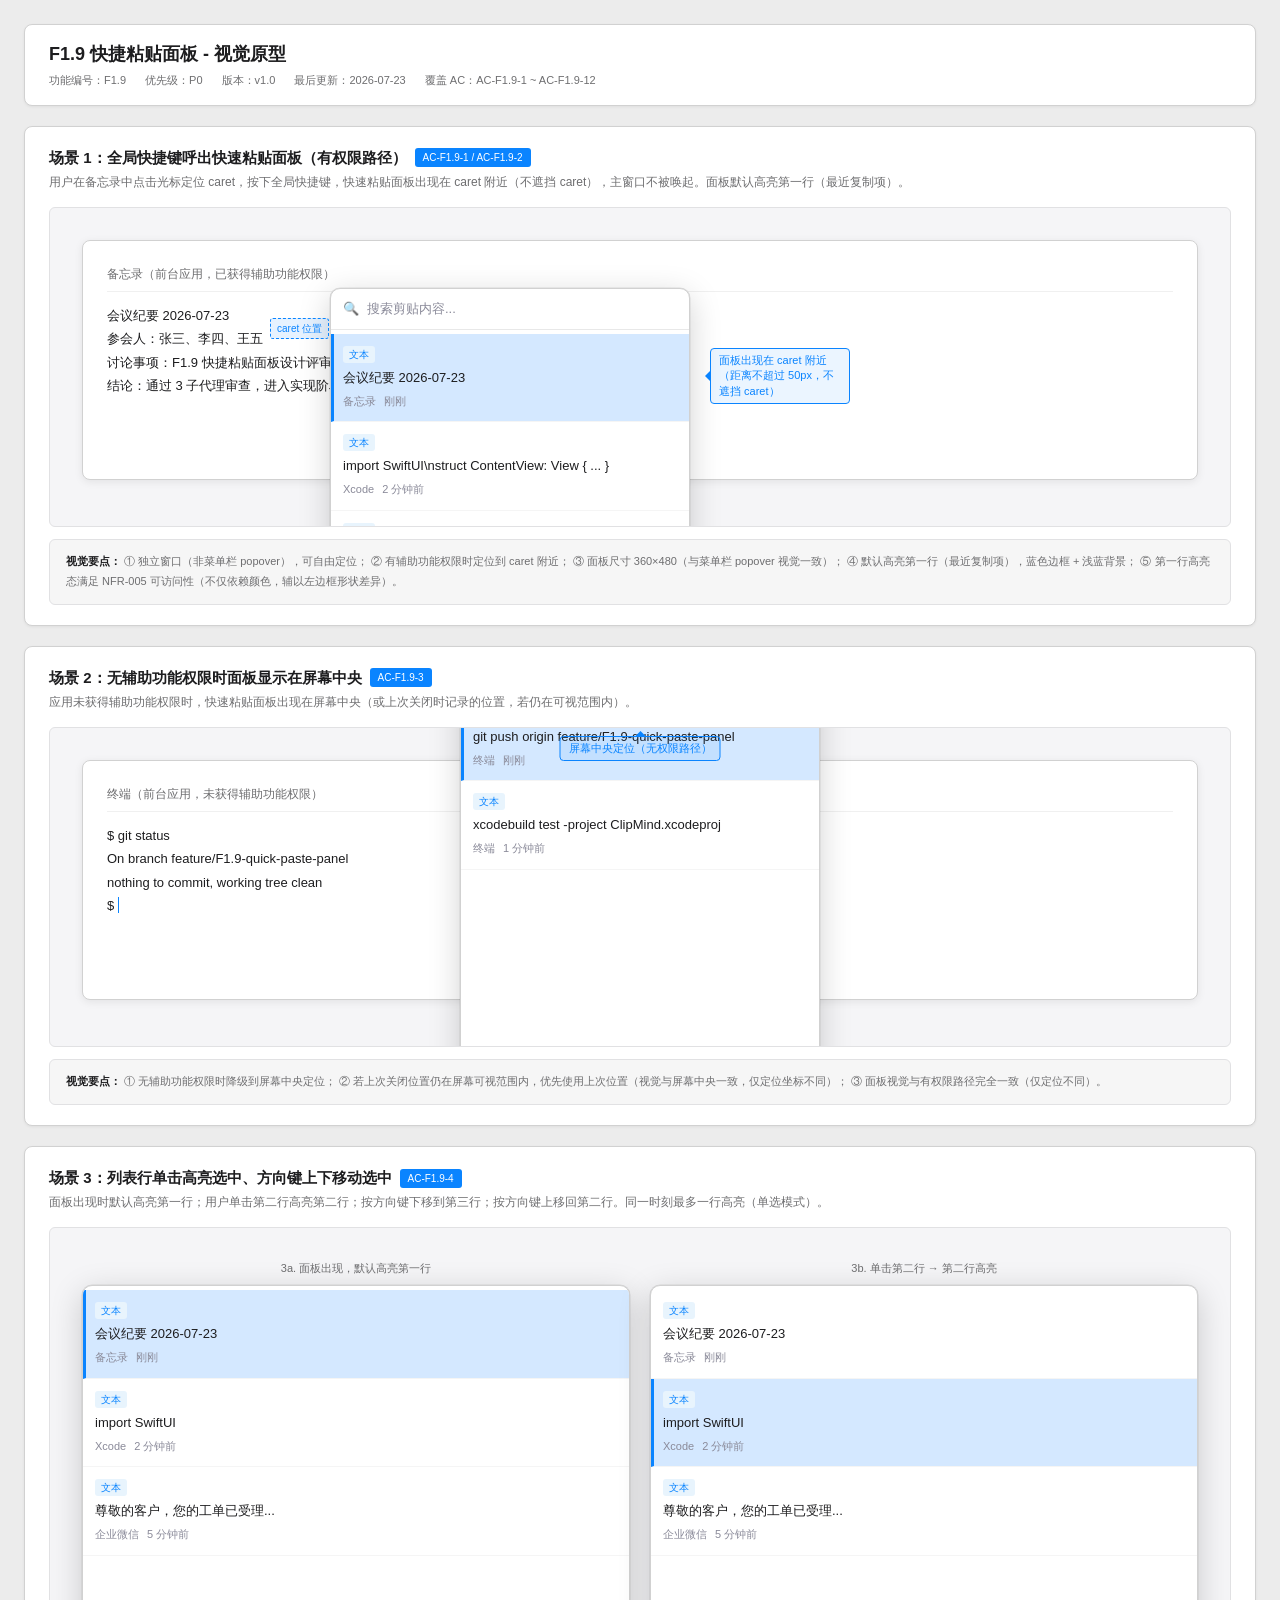
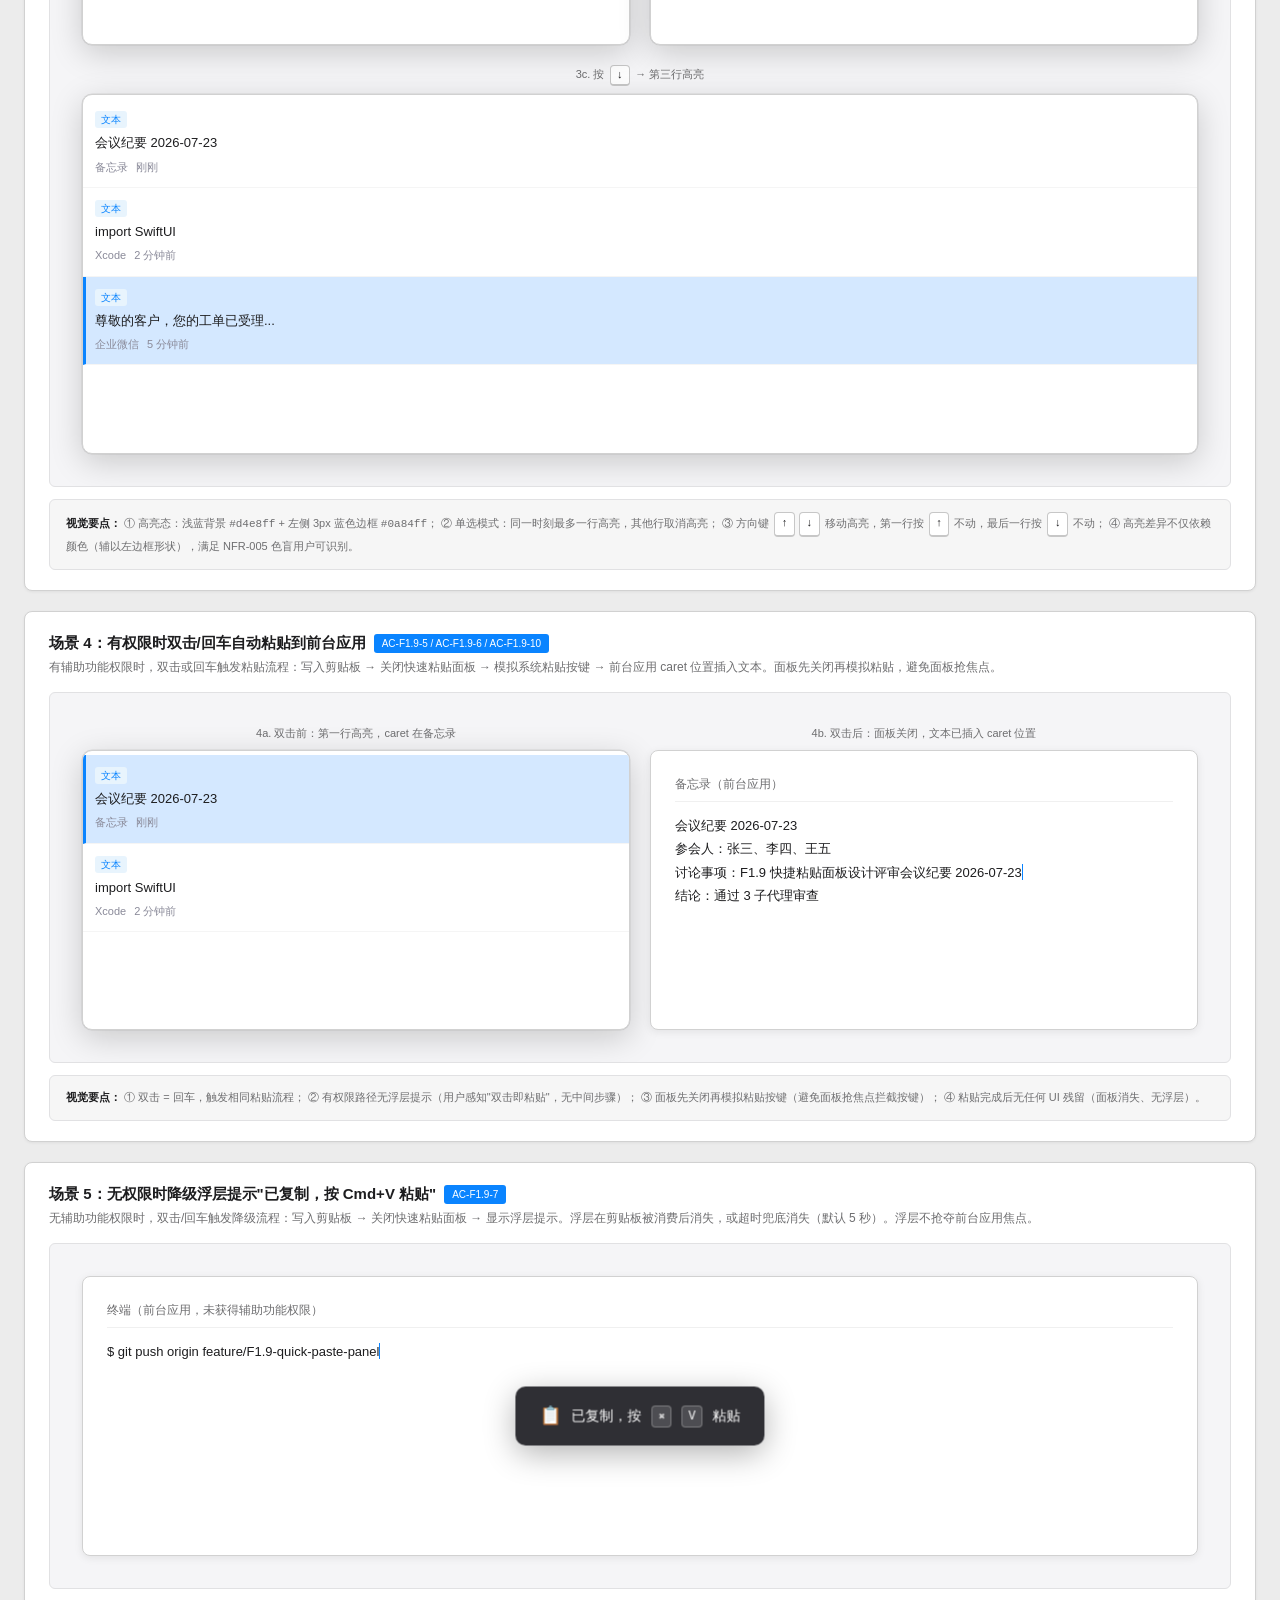
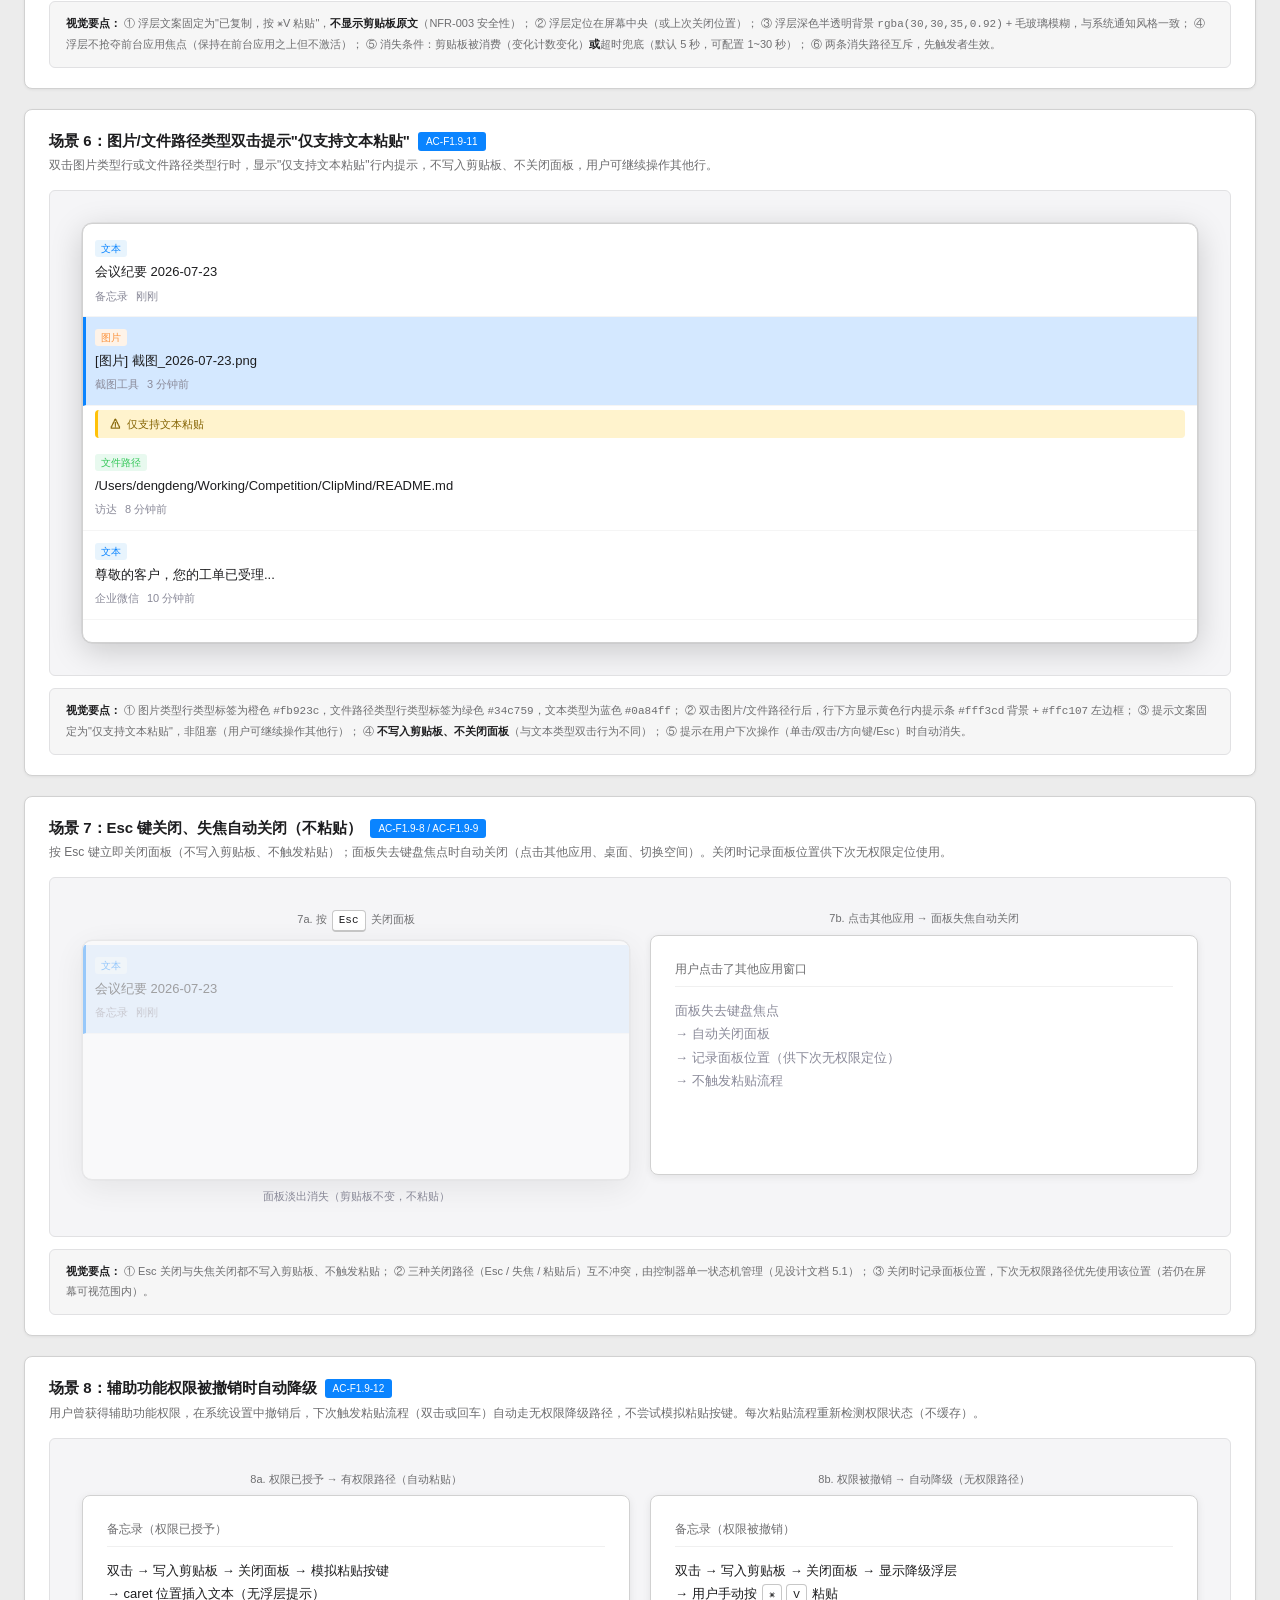
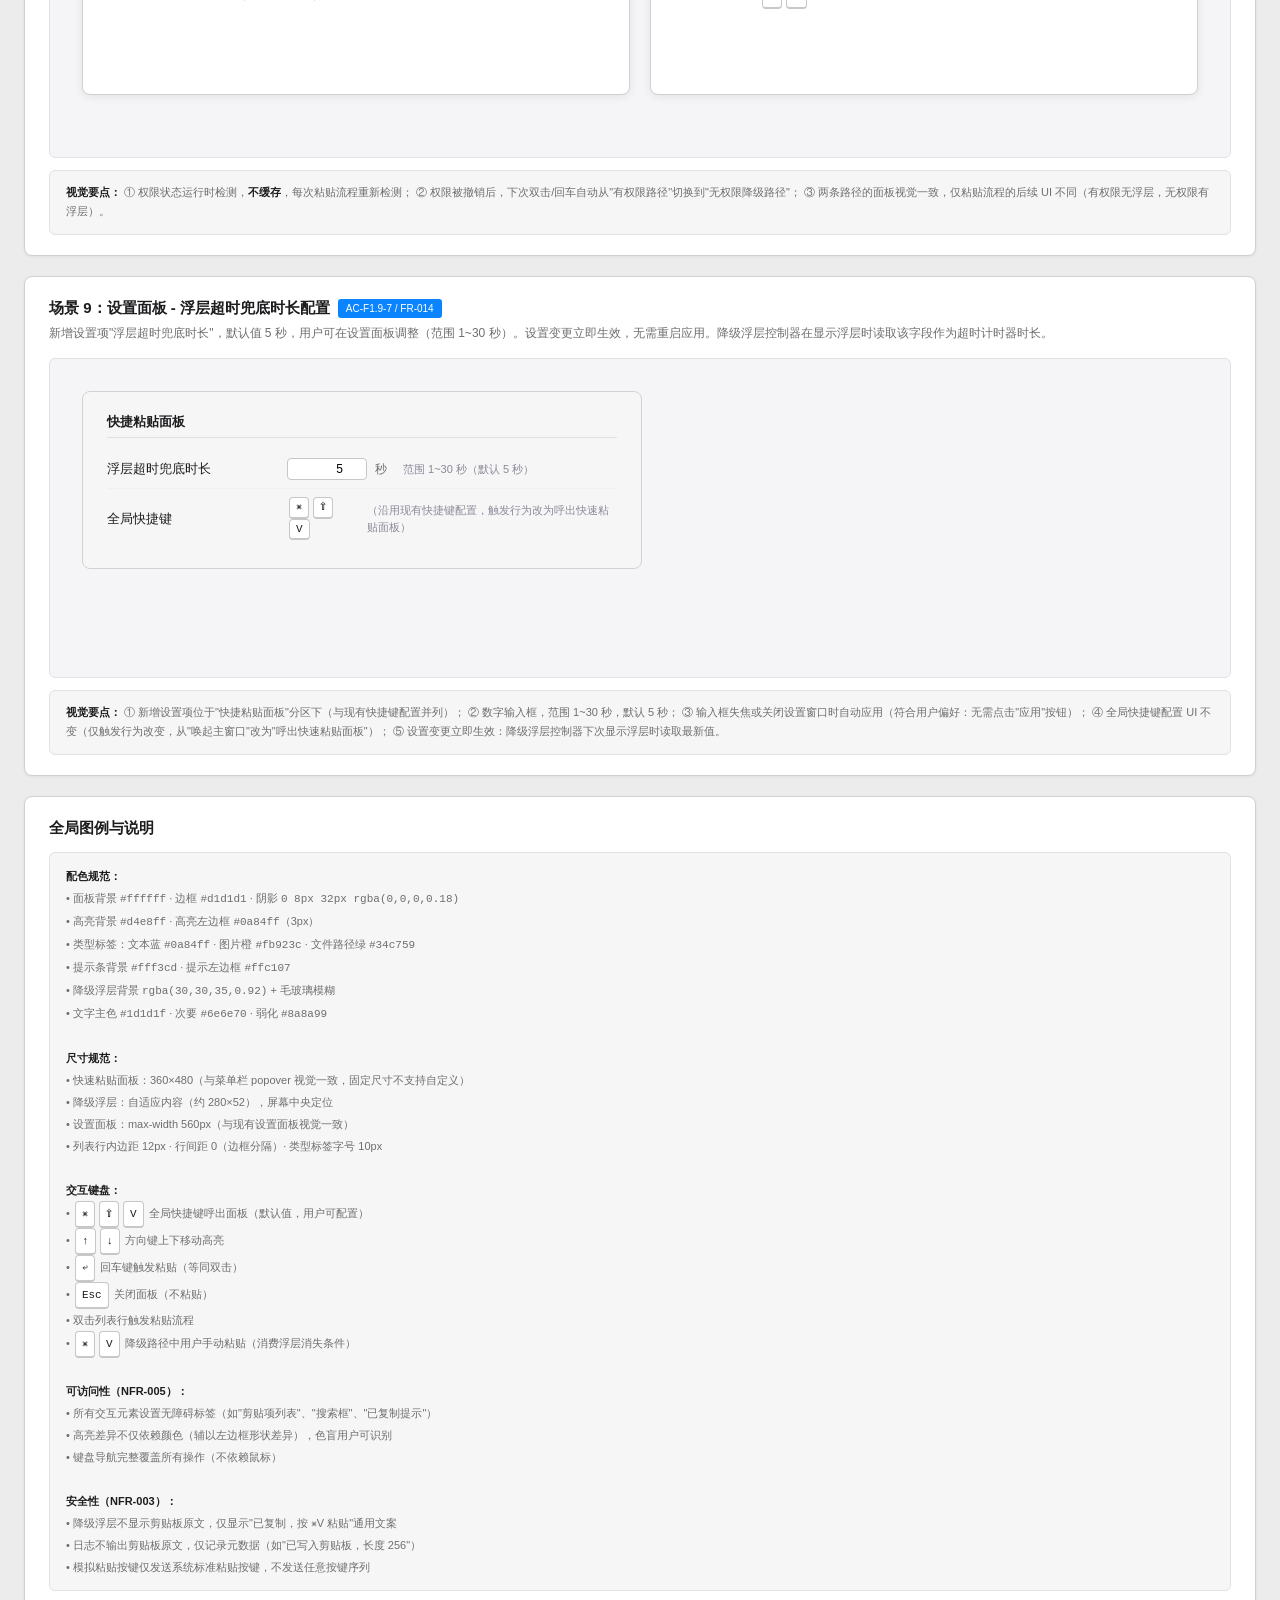
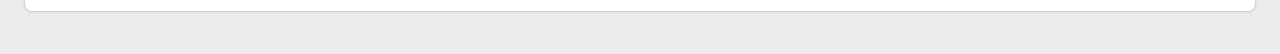
<file: docs/planning/P0/F1/F1.9_快捷粘贴面板_视觉原型.html>
<!DOCTYPE html>
<html lang="zh-CN">
<!--
  F1.9 快捷粘贴面板 - 视觉原型
  版本：v1.0 | 最后更新：2026-07-23
  关联需求文档：F1.9_快捷粘贴面板_需求文档.md v1.1
  关联设计文档：F1.9_快捷粘贴面板_设计文档.md v1.1
  覆盖 AC：AC-F1.9-1 ~ AC-F1.9-12（UI 相关）
  说明：本原型为静态视觉示意，用 macOS 原生浅色风格展示快速粘贴面板、降级浮层、
        图片/文件路径提示、设置项配置等关键场景，不包含真实交互逻辑。
-->
<head>
    <meta charset="UTF-8">
    <meta name="viewport" content="width=device-width, initial-scale=1.0">
    <title>F1.9 快捷粘贴面板 - 视觉原型</title>
    <style>
        /* macOS 原生浅色风格（与 F2.1 视觉原型风格一致） */
        * {
            box-sizing: border-box;
            margin: 0;
            padding: 0;
        }

        body {
            font-family: -apple-system, BlinkMacSystemFont, "SF Pro Text", "PingFang SC", "Helvetica Neue", sans-serif;
            background: #ececec;
            color: #1d1d1f;
            font-size: 13px;
            line-height: 1.5;
            padding: 24px;
        }

        /* 顶部标题区 */
        .page-header {
            background: #ffffff;
            border-radius: 8px;
            padding: 16px 24px;
            margin-bottom: 20px;
            border: 1px solid #d1d1d1;
            box-shadow: 0 1px 3px rgba(0, 0, 0, 0.06);
        }

        .page-header h1 {
            font-size: 18px;
            font-weight: 600;
            margin-bottom: 4px;
        }

        .page-header .meta {
            font-size: 11px;
            color: #6e6e70;
        }

        .page-header .meta span {
            margin-right: 16px;
        }

        /* 场景容器 */
        .scene {
            background: #ffffff;
            border-radius: 8px;
            padding: 20px 24px;
            margin-bottom: 20px;
            border: 1px solid #d1d1d1;
            box-shadow: 0 1px 3px rgba(0, 0, 0, 0.06);
        }

        .scene-title {
            font-size: 15px;
            font-weight: 600;
            margin-bottom: 4px;
            color: #1d1d1f;
            display: flex;
            align-items: center;
            gap: 8px;
        }

        .scene-title .ac-tag {
            font-size: 10px;
            background: #0a84ff;
            color: #ffffff;
            padding: 2px 8px;
            border-radius: 3px;
            font-weight: 500;
        }

        .scene-desc {
            font-size: 12px;
            color: #6e6e70;
            margin-bottom: 16px;
        }

        /* 场景展示区（模拟桌面背景） */
        .stage {
            background: #f5f5f7;
            border: 1px solid #e1e1e3;
            border-radius: 6px;
            padding: 32px;
            min-height: 320px;
            position: relative;
            overflow: hidden;
        }

        /* 模拟前台应用窗口 */
        .mock-app {
            background: #ffffff;
            border: 1px solid #d1d1d1;
            border-radius: 8px;
            padding: 24px;
            min-height: 240px;
            box-shadow: 0 2px 8px rgba(0, 0, 0, 0.08);
            position: relative;
        }

        .mock-app-title {
            font-size: 12px;
            color: #6e6e70;
            margin-bottom: 12px;
            padding-bottom: 8px;
            border-bottom: 1px solid #f0f0f0;
        }

        .mock-app-content {
            font-size: 13px;
            color: #1d1d1f;
            line-height: 1.8;
        }

        /* 模拟 caret 光标 */
        .caret {
            display: inline-block;
            width: 1px;
            height: 16px;
            background: #0a84ff;
            vertical-align: text-bottom;
            animation: blink 1s infinite;
        }

        @keyframes blink {
            0%, 50% { opacity: 1; }
            51%, 100% { opacity: 0; }
        }

        /* 快速粘贴面板（核心组件，与菜单栏 popover 视觉一致，360x480） */
        .quick-panel {
            position: absolute;
            width: 360px;
            height: 480px;
            background: #ffffff;
            border: 1px solid #d1d1d1;
            border-radius: 10px;
            box-shadow: 0 8px 32px rgba(0, 0, 0, 0.18), 0 0 0 0.5px rgba(0, 0, 0, 0.1);
            display: flex;
            flex-direction: column;
            overflow: hidden;
        }

        /* 面板定位标识（caret 附近） */
        .quick-panel.caret-pos {
            top: 80px;
            left: 280px;
        }

        /* 面板定位标识（屏幕中央） */
        .quick-panel.center-pos {
            top: 50%;
            left: 50%;
            transform: translate(-50%, -50%);
        }

        /* 面板定位引导线（caret 附近场景） */
        .pos-guide {
            position: absolute;
            font-size: 10px;
            color: #0a84ff;
            background: rgba(10, 132, 255, 0.1);
            padding: 2px 6px;
            border-radius: 3px;
            border: 1px dashed #0a84ff;
        }

        /* 搜索框 */
        .panel-search {
            padding: 10px 12px;
            border-bottom: 1px solid #e8e8e8;
            display: flex;
            align-items: center;
            gap: 8px;
        }

        .panel-search-icon {
            color: #8a8a99;
            font-size: 13px;
        }

        .panel-search-input {
            flex: 1;
            border: none;
            outline: none;
            font-size: 13px;
            color: #1d1d1f;
            background: transparent;
        }

        .panel-search-input::placeholder {
            color: #8a8a99;
        }

        /* 列表区 */
        .panel-list {
            flex: 1;
            overflow-y: auto;
            padding: 4px 0;
        }

        .clip-row {
            padding: 12px;
            border-bottom: 1px solid #f5f5f5;
            cursor: pointer;
            transition: background 0.15s;
        }

        .clip-row:hover {
            background: #f0f0f2;
        }

        /* 高亮选中状态（单击/方向键导航） */
        .clip-row.highlighted {
            background: #d4e8ff;
            border-left: 3px solid #0a84ff;
            padding-left: 9px;
        }

        /* 默认高亮第一行（面板出现时） */
        .clip-row.default-highlight {
            background: #d4e8ff;
            border-left: 3px solid #0a84ff;
            padding-left: 9px;
        }

        .clip-row-header {
            display: flex;
            justify-content: space-between;
            align-items: center;
            margin-bottom: 6px;
        }

        .type-tag {
            font-size: 10px;
            padding: 1px 6px;
            border-radius: 3px;
            font-weight: 500;
        }

        .type-tag.text {
            background: #e8f4fd;
            color: #0a84ff;
        }

        .type-tag.image {
            background: #fef3e8;
            color: #fb923c;
        }

        .type-tag.filepath {
            background: #e8f9ef;
            color: #34c759;
        }

        .clip-content {
            font-size: 13px;
            color: #1d1d1f;
            line-height: 1.4;
            margin-bottom: 6px;
            overflow: hidden;
            display: -webkit-box;
            -webkit-line-clamp: 2;
            -webkit-box-orient: vertical;
        }

        .clip-meta {
            display: flex;
            gap: 8px;
            font-size: 11px;
            color: #8a8a99;
        }

        /* 行内提示（图片/文件路径双击） */
        .clip-row-tip {
            background: #fff3cd;
            border-left: 3px solid #ffc107;
            padding: 6px 12px;
            margin: 4px 12px;
            border-radius: 4px;
            font-size: 11px;
            color: #856404;
            display: flex;
            align-items: center;
            gap: 6px;
        }

        .clip-row-tip-icon {
            font-weight: bold;
        }

        /* 底部按钮区 */
        .panel-footer {
            padding: 8px 12px;
            border-top: 1px solid #e8e8e8;
            display: flex;
            justify-content: space-between;
            align-items: center;
        }

        .panel-footer-btn {
            font-size: 12px;
            color: #0a84ff;
            background: none;
            border: none;
            cursor: pointer;
            padding: 2px 6px;
        }

        .panel-footer-hint {
            font-size: 10px;
            color: #8a8a99;
        }

        /* 降级浮层提示（无权限路径） */
        .overlay-tip {
            position: absolute;
            top: 50%;
            left: 50%;
            transform: translate(-50%, -50%);
            background: rgba(30, 30, 35, 0.92);
            color: #ffffff;
            padding: 16px 24px;
            border-radius: 10px;
            box-shadow: 0 8px 32px rgba(0, 0, 0, 0.3);
            font-size: 14px;
            display: flex;
            align-items: center;
            gap: 10px;
            backdrop-filter: blur(20px);
        }

        .overlay-tip-icon {
            font-size: 18px;
        }

        .overlay-tip-kbd {
            background: rgba(255, 255, 255, 0.15);
            border: 1px solid rgba(255, 255, 255, 0.25);
            border-radius: 4px;
            padding: 1px 6px;
            font-size: 12px;
            font-family: -apple-system, "SF Mono", monospace;
        }

        /* 浮层超时倒计时（视觉示意） */
        .overlay-countdown {
            position: absolute;
            bottom: -28px;
            left: 50%;
            transform: translateX(-50%);
            font-size: 10px;
            color: #6e6e70;
            background: #ffffff;
            padding: 2px 8px;
            border-radius: 3px;
            border: 1px solid #d1d1d1;
            white-space: nowrap;
        }

        /* 键盘按键示意 */
        .kbd {
            display: inline-block;
            background: #ffffff;
            border: 1px solid #c7c7c7;
            border-bottom: 2px solid #c7c7c7;
            border-radius: 4px;
            padding: 1px 6px;
            font-size: 11px;
            font-family: -apple-system, "SF Mono", monospace;
            color: #1d1d1f;
            margin: 0 2px;
        }

        /* 场景标注（箭头+说明） */
        .annotation {
            position: absolute;
            font-size: 11px;
            color: #0a84ff;
            background: rgba(10, 132, 255, 0.08);
            border: 1px solid #0a84ff;
            border-radius: 4px;
            padding: 4px 8px;
            max-width: 180px;
            line-height: 1.4;
        }

        .annotation::before {
            content: "";
            position: absolute;
            border: 6px solid transparent;
        }

        .annotation.arrow-left::before {
            right: 100%;
            top: 50%;
            transform: translateY(-50%);
            border-right-color: #0a84ff;
        }

        .annotation.arrow-right::before {
            left: 100%;
            top: 50%;
            transform: translateY(-50%);
            border-left-color: #0a84ff;
        }

        .annotation.arrow-top::before {
            bottom: 100%;
            left: 50%;
            transform: translateX(-50%);
            border-bottom-color: #0a84ff;
        }

        /* 设置面板（浮层超时兜底时长配置） */
        .settings-panel {
            background: #f6f6f6;
            border: 1px solid #d1d1d1;
            border-radius: 8px;
            padding: 20px 24px;
            max-width: 560px;
        }

        .settings-section-title {
            font-size: 13px;
            font-weight: 600;
            color: #1d1d1f;
            margin-bottom: 12px;
            padding-bottom: 6px;
            border-bottom: 1px solid #e1e1e3;
        }

        .settings-row {
            display: flex;
            align-items: center;
            padding: 8px 0;
            border-bottom: 1px solid #f0f0f0;
        }

        .settings-row:last-child {
            border-bottom: none;
        }

        .settings-label {
            width: 180px;
            font-size: 13px;
            color: #1d1d1f;
        }

        .settings-control {
            flex: 1;
            display: flex;
            align-items: center;
            gap: 8px;
        }

        .settings-input-number {
            width: 80px;
            height: 22px;
            padding: 4px 8px;
            border: 1px solid #c7c7c7;
            border-radius: 4px;
            font-size: 12px;
            background: #ffffff;
            text-align: right;
        }

        .settings-input-number:focus {
            outline: none;
            border-color: #0a84ff;
            box-shadow: 0 0 0 3px rgba(10, 132, 255, 0.2);
        }

        .settings-unit {
            font-size: 12px;
            color: #6e6e70;
        }

        .settings-range {
            font-size: 11px;
            color: #8a8a99;
            margin-left: 8px;
        }

        /* 场景并排展示 */
        .stage-row {
            display: flex;
            gap: 20px;
            flex-wrap: wrap;
        }

        .stage-item {
            flex: 1;
            min-width: 360px;
        }

        .stage-item-label {
            font-size: 11px;
            color: #6e6e70;
            margin-bottom: 8px;
            text-align: center;
            font-weight: 500;
        }

        /* 图例 */
        .legend {
            background: #f6f6f6;
            border: 1px solid #e1e1e3;
            border-radius: 6px;
            padding: 12px 16px;
            margin-top: 12px;
            font-size: 11px;
            color: #6e6e70;
            line-height: 1.8;
        }

        .legend strong {
            color: #1d1d1f;
        }

        .legend .kbd {
            vertical-align: middle;
        }
    </style>
</head>
<body>

<!-- 顶部标题区 -->
<div class="page-header">
    <h1>F1.9 快捷粘贴面板 - 视觉原型</h1>
    <div class="meta">
        <span>功能编号：F1.9</span>
        <span>优先级：P0</span>
        <span>版本：v1.0</span>
        <span>最后更新：2026-07-23</span>
        <span>覆盖 AC：AC-F1.9-1 ~ AC-F1.9-12</span>
    </div>
</div>

<!-- 场景 1：全局快捷键呼出快速粘贴面板（有权限路径，caret 附近定位） -->
<div class="scene">
    <div class="scene-title">
        场景 1：全局快捷键呼出快速粘贴面板（有权限路径）
        <span class="ac-tag">AC-F1.9-1 / AC-F1.9-2</span>
    </div>
    <div class="scene-desc">
        用户在备忘录中点击光标定位 caret，按下全局快捷键，快速粘贴面板出现在 caret 附近（不遮挡 caret），主窗口不被唤起。面板默认高亮第一行（最近复制项）。
    </div>
    <div class="stage">
        <div class="mock-app">
            <div class="mock-app-title">备忘录（前台应用，已获得辅助功能权限）</div>
            <div class="mock-app-content">
                会议纪要 2026-07-23<br>
                参会人：张三、李四、王五<br>
                讨论事项：F1.9 快捷粘贴面板设计评审<span class="caret"></span><br>
                结论：通过 3 子代理审查，进入实现阶段
            </div>
        </div>

        <!-- 快速粘贴面板（定位在 caret 附近） -->
        <div class="quick-panel caret-pos">
            <div class="panel-search">
                <span class="panel-search-icon">🔍</span>
                <input type="text" class="panel-search-input" placeholder="搜索剪贴内容..." aria-label="搜索框">
            </div>
            <div class="panel-list">
                <div class="clip-row default-highlight">
                    <div class="clip-row-header">
                        <span class="type-tag text">文本</span>
                    </div>
                    <div class="clip-content">会议纪要 2026-07-23</div>
                    <div class="clip-meta">
                        <span>备忘录</span>
                        <span>刚刚</span>
                    </div>
                </div>
                <div class="clip-row">
                    <div class="clip-row-header">
                        <span class="type-tag text">文本</span>
                    </div>
                    <div class="clip-content">import SwiftUI\nstruct ContentView: View { ... }</div>
                    <div class="clip-meta">
                        <span>Xcode</span>
                        <span>2 分钟前</span>
                    </div>
                </div>
                <div class="clip-row">
                    <div class="clip-row-header">
                        <span class="type-tag text">文本</span>
                    </div>
                    <div class="clip-content">尊敬的客户，您的工单已受理，预计 24 小时内回复...</div>
                    <div class="clip-meta">
                        <span>企业微信</span>
                        <span>5 分钟前</span>
                    </div>
                </div>
                <div class="clip-row">
                    <div class="clip-row-header">
                        <span class="type-tag text">文本</span>
                    </div>
                    <div class="clip-content">https://github.com/ClipMind/ClipMind</div>
                    <div class="clip-meta">
                        <span>Safari</span>
                        <span>10 分钟前</span>
                    </div>
                </div>
            </div>
            <div class="panel-footer">
                <button class="panel-footer-btn">查看全部</button>
                <span class="panel-footer-hint">双击粘贴 · 回车粘贴 · Esc 关闭</span>
            </div>
        </div>

        <!-- 定位引导标注 -->
        <div class="pos-guide" style="top: 110px; left: 220px;">caret 位置</div>
        <div class="annotation arrow-left" style="top: 140px; left: 660px; max-width: 140px;">
            面板出现在 caret 附近<br>（距离不超过 50px，不遮挡 caret）
        </div>
    </div>
    <div class="legend">
        <strong>视觉要点：</strong>
        ① 独立窗口（非菜单栏 popover），可自由定位；
        ② 有辅助功能权限时定位到 caret 附近；
        ③ 面板尺寸 360×480（与菜单栏 popover 视觉一致）；
        ④ 默认高亮第一行（最近复制项），蓝色边框 + 浅蓝背景；
        ⑤ 第一行高亮态满足 NFR-005 可访问性（不仅依赖颜色，辅以左边框形状差异）。
    </div>
</div>

<!-- 场景 2：无权限路径，面板显示在屏幕中央 -->
<div class="scene">
    <div class="scene-title">
        场景 2：无辅助功能权限时面板显示在屏幕中央
        <span class="ac-tag">AC-F1.9-3</span>
    </div>
    <div class="scene-desc">
        应用未获得辅助功能权限时，快速粘贴面板出现在屏幕中央（或上次关闭时记录的位置，若仍在可视范围内）。
    </div>
    <div class="stage">
        <div class="mock-app">
            <div class="mock-app-title">终端（前台应用，未获得辅助功能权限）</div>
            <div class="mock-app-content">
                $ git status<br>
                On branch feature/F1.9-quick-paste-panel<br>
                nothing to commit, working tree clean<br>
                $ <span class="caret"></span>
            </div>
        </div>

        <!-- 快速粘贴面板（定位在屏幕中央） -->
        <div class="quick-panel center-pos">
            <div class="panel-search">
                <span class="panel-search-icon">🔍</span>
                <input type="text" class="panel-search-input" placeholder="搜索剪贴内容..." aria-label="搜索框">
            </div>
            <div class="panel-list">
                <div class="clip-row default-highlight">
                    <div class="clip-row-header">
                        <span class="type-tag text">文本</span>
                    </div>
                    <div class="clip-content">git push origin feature/F1.9-quick-paste-panel</div>
                    <div class="clip-meta">
                        <span>终端</span>
                        <span>刚刚</span>
                    </div>
                </div>
                <div class="clip-row">
                    <div class="clip-row-header">
                        <span class="type-tag text">文本</span>
                    </div>
                    <div class="clip-content">xcodebuild test -project ClipMind.xcodeproj</div>
                    <div class="clip-meta">
                        <span>终端</span>
                        <span>1 分钟前</span>
                    </div>
                </div>
            </div>
            <div class="panel-footer">
                <button class="panel-footer-btn">查看全部</button>
                <span class="panel-footer-hint">双击粘贴 · 回车粘贴 · Esc 关闭</span>
            </div>
        </div>

        <div class="annotation arrow-top" style="top: 8px; left: 50%; transform: translateX(-50%);">
            屏幕中央定位（无权限路径）
        </div>
    </div>
    <div class="legend">
        <strong>视觉要点：</strong>
        ① 无辅助功能权限时降级到屏幕中央定位；
        ② 若上次关闭位置仍在屏幕可视范围内，优先使用上次位置（视觉与屏幕中央一致，仅定位坐标不同）；
        ③ 面板视觉与有权限路径完全一致（仅定位不同）。
    </div>
</div>

<!-- 场景 3：列表行单击高亮、方向键导航 -->
<div class="scene">
    <div class="scene-title">
        场景 3：列表行单击高亮选中、方向键上下移动选中
        <span class="ac-tag">AC-F1.9-4</span>
    </div>
    <div class="scene-desc">
        面板出现时默认高亮第一行；用户单击第二行高亮第二行；按方向键下移到第三行；按方向键上移回第二行。同一时刻最多一行高亮（单选模式）。
    </div>
    <div class="stage">
        <div class="stage-row">
            <!-- 子场景 3a：默认高亮第一行 -->
            <div class="stage-item">
                <div class="stage-item-label">3a. 面板出现，默认高亮第一行</div>
                <div class="quick-panel" style="position: relative; width: 100%; height: 360px;">
                    <div class="panel-list">
                        <div class="clip-row highlighted">
                            <div class="clip-row-header"><span class="type-tag text">文本</span></div>
                            <div class="clip-content">会议纪要 2026-07-23</div>
                            <div class="clip-meta"><span>备忘录</span><span>刚刚</span></div>
                        </div>
                        <div class="clip-row">
                            <div class="clip-row-header"><span class="type-tag text">文本</span></div>
                            <div class="clip-content">import SwiftUI</div>
                            <div class="clip-meta"><span>Xcode</span><span>2 分钟前</span></div>
                        </div>
                        <div class="clip-row">
                            <div class="clip-row-header"><span class="type-tag text">文本</span></div>
                            <div class="clip-content">尊敬的客户，您的工单已受理...</div>
                            <div class="clip-meta"><span>企业微信</span><span>5 分钟前</span></div>
                        </div>
                    </div>
                </div>
            </div>

            <!-- 子场景 3b：单击第二行 -->
            <div class="stage-item">
                <div class="stage-item-label">3b. 单击第二行 → 第二行高亮</div>
                <div class="quick-panel" style="position: relative; width: 100%; height: 360px;">
                    <div class="panel-list">
                        <div class="clip-row">
                            <div class="clip-row-header"><span class="type-tag text">文本</span></div>
                            <div class="clip-content">会议纪要 2026-07-23</div>
                            <div class="clip-meta"><span>备忘录</span><span>刚刚</span></div>
                        </div>
                        <div class="clip-row highlighted">
                            <div class="clip-row-header"><span class="type-tag text">文本</span></div>
                            <div class="clip-content">import SwiftUI</div>
                            <div class="clip-meta"><span>Xcode</span><span>2 分钟前</span></div>
                        </div>
                        <div class="clip-row">
                            <div class="clip-row-header"><span class="type-tag text">文本</span></div>
                            <div class="clip-content">尊敬的客户，您的工单已受理...</div>
                            <div class="clip-meta"><span>企业微信</span><span>5 分钟前</span></div>
                        </div>
                    </div>
                </div>
            </div>

            <!-- 子场景 3c：方向键下移到第三行 -->
            <div class="stage-item">
                <div class="stage-item-label">3c. 按 <span class="kbd">↓</span> → 第三行高亮</div>
                <div class="quick-panel" style="position: relative; width: 100%; height: 360px;">
                    <div class="panel-list">
                        <div class="clip-row">
                            <div class="clip-row-header"><span class="type-tag text">文本</span></div>
                            <div class="clip-content">会议纪要 2026-07-23</div>
                            <div class="clip-meta"><span>备忘录</span><span>刚刚</span></div>
                        </div>
                        <div class="clip-row">
                            <div class="clip-row-header"><span class="type-tag text">文本</span></div>
                            <div class="clip-content">import SwiftUI</div>
                            <div class="clip-meta"><span>Xcode</span><span>2 分钟前</span></div>
                        </div>
                        <div class="clip-row highlighted">
                            <div class="clip-row-header"><span class="type-tag text">文本</span></div>
                            <div class="clip-content">尊敬的客户，您的工单已受理...</div>
                            <div class="clip-meta"><span>企业微信</span><span>5 分钟前</span></div>
                        </div>
                    </div>
                </div>
            </div>
        </div>
    </div>
    <div class="legend">
        <strong>视觉要点：</strong>
        ① 高亮态：浅蓝背景 <code>#d4e8ff</code> + 左侧 3px 蓝色边框 <code>#0a84ff</code>；
        ② 单选模式：同一时刻最多一行高亮，其他行取消高亮；
        ③ 方向键 <span class="kbd">↑</span><span class="kbd">↓</span> 移动高亮，第一行按 <span class="kbd">↑</span> 不动，最后一行按 <span class="kbd">↓</span> 不动；
        ④ 高亮差异不仅依赖颜色（辅以左边框形状），满足 NFR-005 色盲用户可识别。
    </div>
</div>

<!-- 场景 4：有权限路径双击/回车自动粘贴 -->
<div class="scene">
    <div class="scene-title">
        场景 4：有权限时双击/回车自动粘贴到前台应用
        <span class="ac-tag">AC-F1.9-5 / AC-F1.9-6 / AC-F1.9-10</span>
    </div>
    <div class="scene-desc">
        有辅助功能权限时，双击或回车触发粘贴流程：写入剪贴板 → 关闭快速粘贴面板 → 模拟系统粘贴按键 → 前台应用 caret 位置插入文本。面板先关闭再模拟粘贴，避免面板抢焦点。
    </div>
    <div class="stage">
        <div class="stage-row">
            <!-- 子场景 4a：双击前 -->
            <div class="stage-item">
                <div class="stage-item-label">4a. 双击前：第一行高亮，caret 在备忘录</div>
                <div class="quick-panel" style="position: relative; width: 100%; height: 280px;">
                    <div class="panel-list">
                        <div class="clip-row highlighted">
                            <div class="clip-row-header"><span class="type-tag text">文本</span></div>
                            <div class="clip-content">会议纪要 2026-07-23</div>
                            <div class="clip-meta"><span>备忘录</span><span>刚刚</span></div>
                        </div>
                        <div class="clip-row">
                            <div class="clip-row-header"><span class="type-tag text">文本</span></div>
                            <div class="clip-content">import SwiftUI</div>
                            <div class="clip-meta"><span>Xcode</span><span>2 分钟前</span></div>
                        </div>
                    </div>
                </div>
            </div>

            <!-- 子场景 4b：双击后（面板关闭，文本插入 caret） -->
            <div class="stage-item">
                <div class="stage-item-label">4b. 双击后：面板关闭，文本已插入 caret 位置</div>
                <div class="mock-app" style="min-height: 280px;">
                    <div class="mock-app-title">备忘录（前台应用）</div>
                    <div class="mock-app-content">
                        会议纪要 2026-07-23<br>
                        参会人：张三、李四、王五<br>
                        讨论事项：F1.9 快捷粘贴面板设计评审会议纪要 2026-07-23<span class="caret"></span><br>
                        结论：通过 3 子代理审查
                    </div>
                </div>
            </div>
        </div>
    </div>
    <div class="legend">
        <strong>视觉要点：</strong>
        ① 双击 = 回车，触发相同粘贴流程；
        ② 有权限路径无浮层提示（用户感知"双击即粘贴"，无中间步骤）；
        ③ 面板先关闭再模拟粘贴按键（避免面板抢焦点拦截按键）；
        ④ 粘贴完成后无任何 UI 残留（面板消失、无浮层）。
    </div>
</div>

<!-- 场景 5：无权限路径降级浮层提示 -->
<div class="scene">
    <div class="scene-title">
        场景 5：无权限时降级浮层提示"已复制，按 Cmd+V 粘贴"
        <span class="ac-tag">AC-F1.9-7</span>
    </div>
    <div class="scene-desc">
        无辅助功能权限时，双击/回车触发降级流程：写入剪贴板 → 关闭快速粘贴面板 → 显示浮层提示。浮层在剪贴板被消费后消失，或超时兜底消失（默认 5 秒）。浮层不抢夺前台应用焦点。
    </div>
    <div class="stage">
        <div class="mock-app" style="min-height: 280px;">
            <div class="mock-app-title">终端（前台应用，未获得辅助功能权限）</div>
            <div class="mock-app-content">
                $ git push origin feature/F1.9-quick-paste-panel<span class="caret"></span><br>
            </div>
        </div>

        <!-- 降级浮层提示 -->
        <div class="overlay-tip">
            <span class="overlay-tip-icon">📋</span>
            <span>已复制，按</span>
            <span class="overlay-tip-kbd">⌘</span>
            <span class="overlay-tip-kbd">V</span>
            <span>粘贴</span>
        </div>
        <div class="overlay-countdown">超时兜底：5 秒后消失（可配置）</div>
    </div>
    <div class="legend">
        <strong>视觉要点：</strong>
        ① 浮层文案固定为"已复制，按 ⌘V 粘贴"，<strong>不显示剪贴板原文</strong>（NFR-003 安全性）；
        ② 浮层定位在屏幕中央（或上次关闭位置）；
        ③ 浮层深色半透明背景 <code>rgba(30,30,35,0.92)</code> + 毛玻璃模糊，与系统通知风格一致；
        ④ 浮层不抢夺前台应用焦点（保持在前台应用之上但不激活）；
        ⑤ 消失条件：剪贴板被消费（变化计数变化）<strong>或</strong>超时兜底（默认 5 秒，可配置 1~30 秒）；
        ⑥ 两条消失路径互斥，先触发者生效。
    </div>
</div>

<!-- 场景 6：图片/文件路径类型双击提示 -->
<div class="scene">
    <div class="scene-title">
        场景 6：图片/文件路径类型双击提示"仅支持文本粘贴"
        <span class="ac-tag">AC-F1.9-11</span>
    </div>
    <div class="scene-desc">
        双击图片类型行或文件路径类型行时，显示"仅支持文本粘贴"行内提示，不写入剪贴板、不关闭面板，用户可继续操作其他行。
    </div>
    <div class="stage">
        <div class="quick-panel" style="position: relative; width: 100%; height: 420px;">
            <div class="panel-list">
                <div class="clip-row">
                    <div class="clip-row-header"><span class="type-tag text">文本</span></div>
                    <div class="clip-content">会议纪要 2026-07-23</div>
                    <div class="clip-meta"><span>备忘录</span><span>刚刚</span></div>
                </div>
                <div class="clip-row highlighted">
                    <div class="clip-row-header"><span class="type-tag image">图片</span></div>
                    <div class="clip-content">[图片] 截图_2026-07-23.png</div>
                    <div class="clip-meta"><span>截图工具</span><span>3 分钟前</span></div>
                </div>
                <!-- 行内提示 -->
                <div class="clip-row-tip">
                    <span class="clip-row-tip-icon">⚠</span>
                    <span>仅支持文本粘贴</span>
                </div>
                <div class="clip-row">
                    <div class="clip-row-header"><span class="type-tag filepath">文件路径</span></div>
                    <div class="clip-content">/Users/dengdeng/Working/Competition/ClipMind/README.md</div>
                    <div class="clip-meta"><span>访达</span><span>8 分钟前</span></div>
                </div>
                <div class="clip-row">
                    <div class="clip-row-header"><span class="type-tag text">文本</span></div>
                    <div class="clip-content">尊敬的客户，您的工单已受理...</div>
                    <div class="clip-meta"><span>企业微信</span><span>10 分钟前</span></div>
                </div>
            </div>
        </div>
    </div>
    <div class="legend">
        <strong>视觉要点：</strong>
        ① 图片类型行类型标签为橙色 <code>#fb923c</code>，文件路径类型行类型标签为绿色 <code>#34c759</code>，文本类型为蓝色 <code>#0a84ff</code>；
        ② 双击图片/文件路径行后，行下方显示黄色行内提示条 <code>#fff3cd</code> 背景 + <code>#ffc107</code> 左边框；
        ③ 提示文案固定为"仅支持文本粘贴"，非阻塞（用户可继续操作其他行）；
        ④ <strong>不写入剪贴板、不关闭面板</strong>（与文本类型双击行为不同）；
        ⑤ 提示在用户下次操作（单击/双击/方向键/Esc）时自动消失。
    </div>
</div>

<!-- 场景 7：Esc 键关闭、失焦自动关闭 -->
<div class="scene">
    <div class="scene-title">
        场景 7：Esc 键关闭、失焦自动关闭（不粘贴）
        <span class="ac-tag">AC-F1.9-8 / AC-F1.9-9</span>
    </div>
    <div class="scene-desc">
        按 Esc 键立即关闭面板（不写入剪贴板、不触发粘贴）；面板失去键盘焦点时自动关闭（点击其他应用、桌面、切换空间）。关闭时记录面板位置供下次无权限定位使用。
    </div>
    <div class="stage">
        <div class="stage-row">
            <div class="stage-item">
                <div class="stage-item-label">7a. 按 <span class="kbd">Esc</span> 关闭面板</div>
                <div class="quick-panel" style="position: relative; width: 100%; height: 240px; opacity: 0.4;">
                    <div class="panel-list">
                        <div class="clip-row highlighted">
                            <div class="clip-row-header"><span class="type-tag text">文本</span></div>
                            <div class="clip-content">会议纪要 2026-07-23</div>
                            <div class="clip-meta"><span>备忘录</span><span>刚刚</span></div>
                        </div>
                    </div>
                </div>
                <div style="text-align: center; margin-top: 8px; font-size: 11px; color: #8a8a99;">
                    面板淡出消失（剪贴板不变，不粘贴）
                </div>
            </div>

            <div class="stage-item">
                <div class="stage-item-label">7b. 点击其他应用 → 面板失焦自动关闭</div>
                <div class="mock-app" style="min-height: 240px;">
                    <div class="mock-app-title">用户点击了其他应用窗口</div>
                    <div class="mock-app-content" style="color: #8a8a99;">
                        面板失去键盘焦点<br>
                        → 自动关闭面板<br>
                        → 记录面板位置（供下次无权限定位）<br>
                        → 不触发粘贴流程
                    </div>
                </div>
            </div>
        </div>
    </div>
    <div class="legend">
        <strong>视觉要点：</strong>
        ① Esc 关闭与失焦关闭都不写入剪贴板、不触发粘贴；
        ② 三种关闭路径（Esc / 失焦 / 粘贴后）互不冲突，由控制器单一状态机管理（见设计文档 5.1）；
        ③ 关闭时记录面板位置，下次无权限路径优先使用该位置（若仍在屏幕可视范围内）。
    </div>
</div>

<!-- 场景 8：辅助功能权限被撤销时自动降级 -->
<div class="scene">
    <div class="scene-title">
        场景 8：辅助功能权限被撤销时自动降级
        <span class="ac-tag">AC-F1.9-12</span>
    </div>
    <div class="scene-desc">
        用户曾获得辅助功能权限，在系统设置中撤销后，下次触发粘贴流程（双击或回车）自动走无权限降级路径，不尝试模拟粘贴按键。每次粘贴流程重新检测权限状态（不缓存）。
    </div>
    <div class="stage">
        <div class="stage-row">
            <div class="stage-item">
                <div class="stage-item-label">8a. 权限已授予 → 有权限路径（自动粘贴）</div>
                <div class="mock-app" style="min-height: 200px;">
                    <div class="mock-app-title">备忘录（权限已授予）</div>
                    <div class="mock-app-content">
                        双击 → 写入剪贴板 → 关闭面板 → 模拟粘贴按键<br>
                        → caret 位置插入文本（无浮层提示）
                    </div>
                </div>
            </div>

            <div class="stage-item">
                <div class="stage-item-label">8b. 权限被撤销 → 自动降级（无权限路径）</div>
                <div class="mock-app" style="min-height: 200px;">
                    <div class="mock-app-title">备忘录（权限被撤销）</div>
                    <div class="mock-app-content">
                        双击 → 写入剪贴板 → 关闭面板 → 显示降级浮层<br>
                        → 用户手动按 <span class="kbd">⌘</span><span class="kbd">V</span> 粘贴
                    </div>
                </div>
            </div>
        </div>
    </div>
    <div class="legend">
        <strong>视觉要点：</strong>
        ① 权限状态运行时检测，<strong>不缓存</strong>，每次粘贴流程重新检测；
        ② 权限被撤销后，下次双击/回车自动从"有权限路径"切换到"无权限降级路径"；
        ③ 两条路径的面板视觉一致，仅粘贴流程的后续 UI 不同（有权限无浮层，无权限有浮层）。
    </div>
</div>

<!-- 场景 9：设置面板 - 浮层超时兜底时长配置 -->
<div class="scene">
    <div class="scene-title">
        场景 9：设置面板 - 浮层超时兜底时长配置
        <span class="ac-tag">AC-F1.9-7 / FR-014</span>
    </div>
    <div class="scene-desc">
        新增设置项"浮层超时兜底时长"，默认值 5 秒，用户可在设置面板调整（范围 1~30 秒）。设置变更立即生效，无需重启应用。降级浮层控制器在显示浮层时读取该字段作为超时计时器时长。
    </div>
    <div class="stage">
        <div class="settings-panel">
            <div class="settings-section-title">快捷粘贴面板</div>
            <div class="settings-row">
                <div class="settings-label">浮层超时兜底时长</div>
                <div class="settings-control">
                    <input type="number" class="settings-input-number" value="5" min="1" max="30" step="1" aria-label="浮层超时兜底时长（秒）">
                    <span class="settings-unit">秒</span>
                    <span class="settings-range">范围 1~30 秒（默认 5 秒）</span>
                </div>
            </div>
            <div class="settings-row">
                <div class="settings-label">全局快捷键</div>
                <div class="settings-control">
                    <span style="font-size: 12px; color: #1d1d1f;">
                        <span class="kbd">⌘</span><span class="kbd">⇧</span><span class="kbd">V</span>
                    </span>
                    <span style="font-size: 11px; color: #8a8a99; margin-left: 8px;">（沿用现有快捷键配置，触发行为改为呼出快速粘贴面板）</span>
                </div>
            </div>
        </div>
    </div>
    <div class="legend">
        <strong>视觉要点：</strong>
        ① 新增设置项位于"快捷粘贴面板"分区下（与现有快捷键配置并列）；
        ② 数字输入框，范围 1~30 秒，默认 5 秒；
        ③ 输入框失焦或关闭设置窗口时自动应用（符合用户偏好：无需点击"应用"按钮）；
        ④ 全局快捷键配置 UI 不变（仅触发行为改变，从"唤起主窗口"改为"呼出快速粘贴面板"）；
        ⑤ 设置变更立即生效：降级浮层控制器下次显示浮层时读取最新值。
    </div>
</div>

<!-- 全局图例 -->
<div class="scene">
    <div class="scene-title">全局图例与说明</div>
    <div class="legend" style="line-height: 2;">
        <p><strong>配色规范：</strong></p>
        <p>• 面板背景 <code>#ffffff</code> · 边框 <code>#d1d1d1</code> · 阴影 <code>0 8px 32px rgba(0,0,0,0.18)</code></p>
        <p>• 高亮背景 <code>#d4e8ff</code> · 高亮左边框 <code>#0a84ff</code>（3px）</p>
        <p>• 类型标签：文本蓝 <code>#0a84ff</code> · 图片橙 <code>#fb923c</code> · 文件路径绿 <code>#34c759</code></p>
        <p>• 提示条背景 <code>#fff3cd</code> · 提示左边框 <code>#ffc107</code></p>
        <p>• 降级浮层背景 <code>rgba(30,30,35,0.92)</code> + 毛玻璃模糊</p>
        <p>• 文字主色 <code>#1d1d1f</code> · 次要 <code>#6e6e70</code> · 弱化 <code>#8a8a99</code></p>
        <br>
        <p><strong>尺寸规范：</strong></p>
        <p>• 快速粘贴面板：360×480（与菜单栏 popover 视觉一致，固定尺寸不支持自定义）</p>
        <p>• 降级浮层：自适应内容（约 280×52），屏幕中央定位</p>
        <p>• 设置面板：max-width 560px（与现有设置面板视觉一致）</p>
        <p>• 列表行内边距 12px · 行间距 0（边框分隔）· 类型标签字号 10px</p>
        <br>
        <p><strong>交互键盘：</strong></p>
        <p>• <span class="kbd">⌘</span><span class="kbd">⇧</span><span class="kbd">V</span> 全局快捷键呼出面板（默认值，用户可配置）</p>
        <p>• <span class="kbd">↑</span><span class="kbd">↓</span> 方向键上下移动高亮</p>
        <p>• <span class="kbd">↩</span> 回车键触发粘贴（等同双击）</p>
        <p>• <span class="kbd">Esc</span> 关闭面板（不粘贴）</p>
        <p>• 双击列表行触发粘贴流程</p>
        <p>• <span class="kbd">⌘</span><span class="kbd">V</span> 降级路径中用户手动粘贴（消费浮层消失条件）</p>
        <br>
        <p><strong>可访问性（NFR-005）：</strong></p>
        <p>• 所有交互元素设置无障碍标签（如"剪贴项列表"、"搜索框"、"已复制提示"）</p>
        <p>• 高亮差异不仅依赖颜色（辅以左边框形状差异），色盲用户可识别</p>
        <p>• 键盘导航完整覆盖所有操作（不依赖鼠标）</p>
        <br>
        <p><strong>安全性（NFR-003）：</strong></p>
        <p>• 降级浮层不显示剪贴板原文，仅显示"已复制，按 ⌘V 粘贴"通用文案</p>
        <p>• 日志不输出剪贴板原文，仅记录元数据（如"已写入剪贴板，长度 256"）</p>
        <p>• 模拟粘贴按键仅发送系统标准粘贴按键，不发送任意按键序列</p>
    </div>
</div>

</body>
</html>
</file>
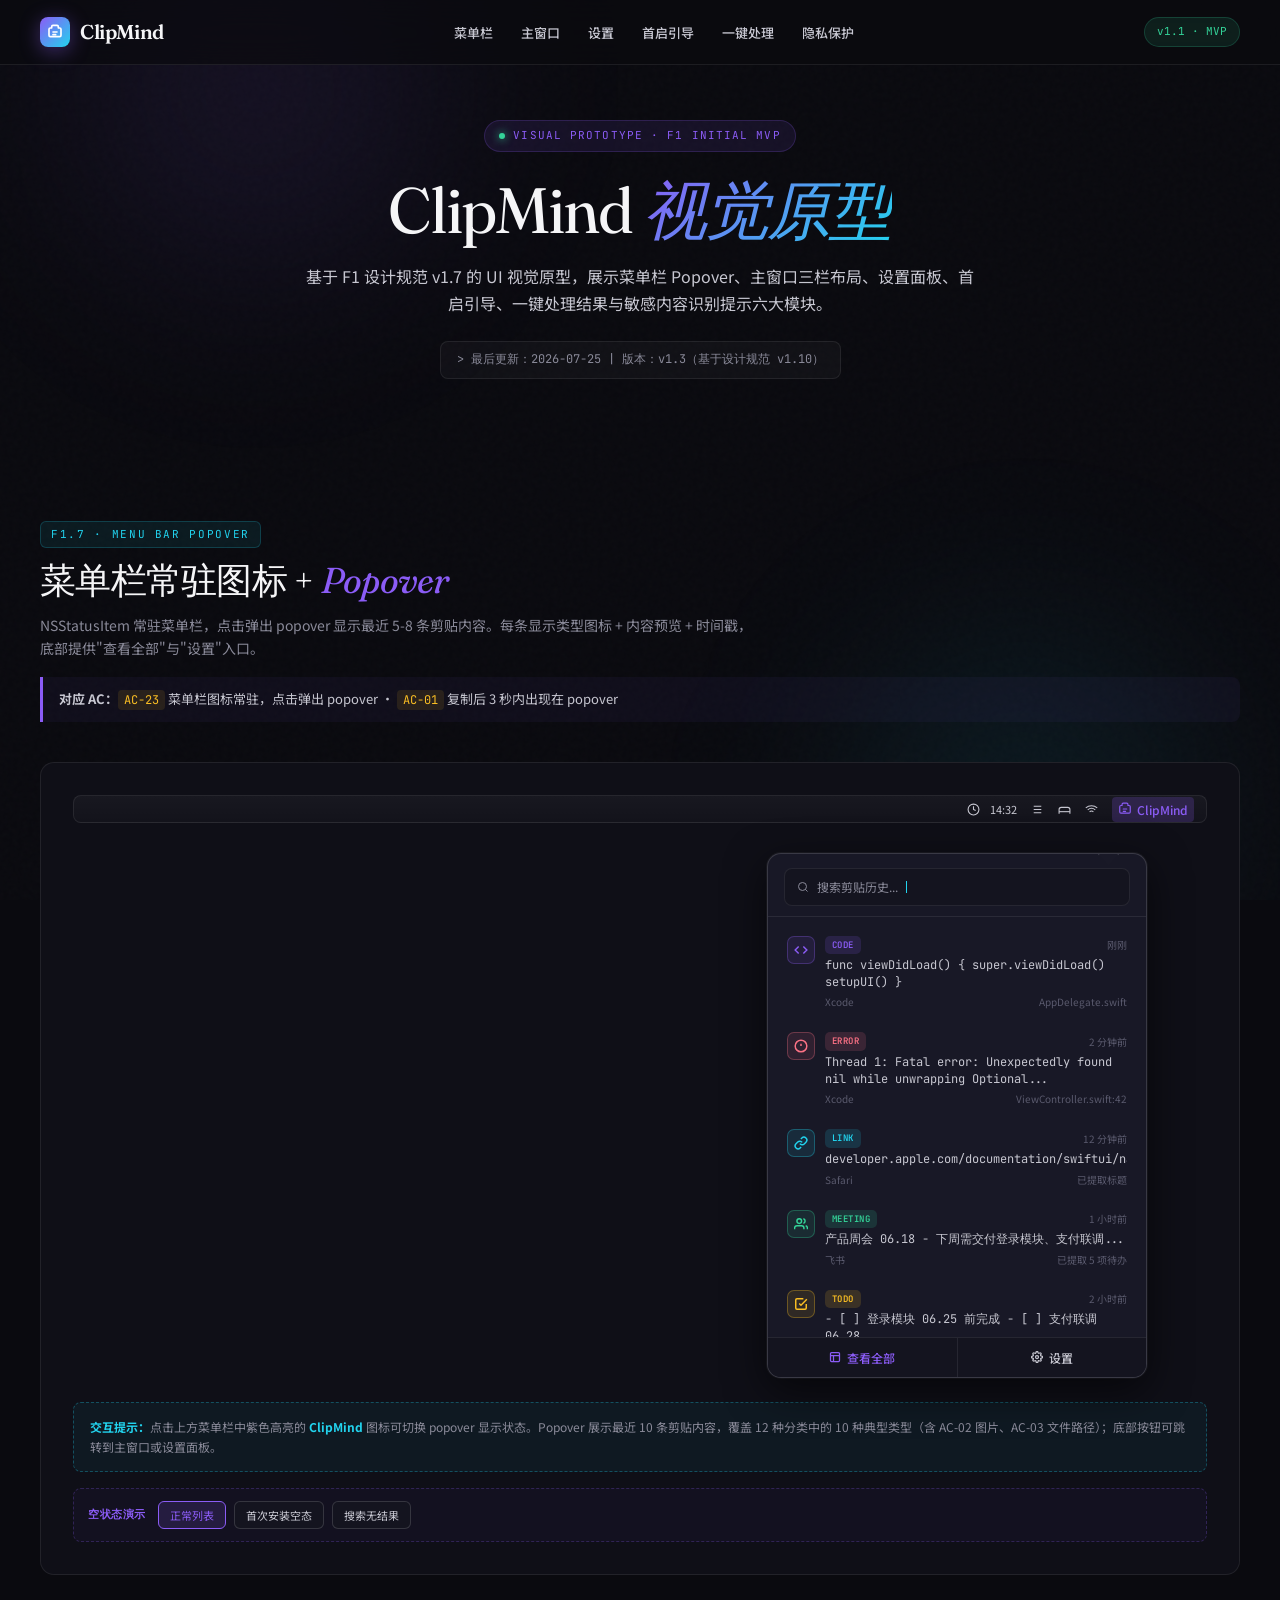
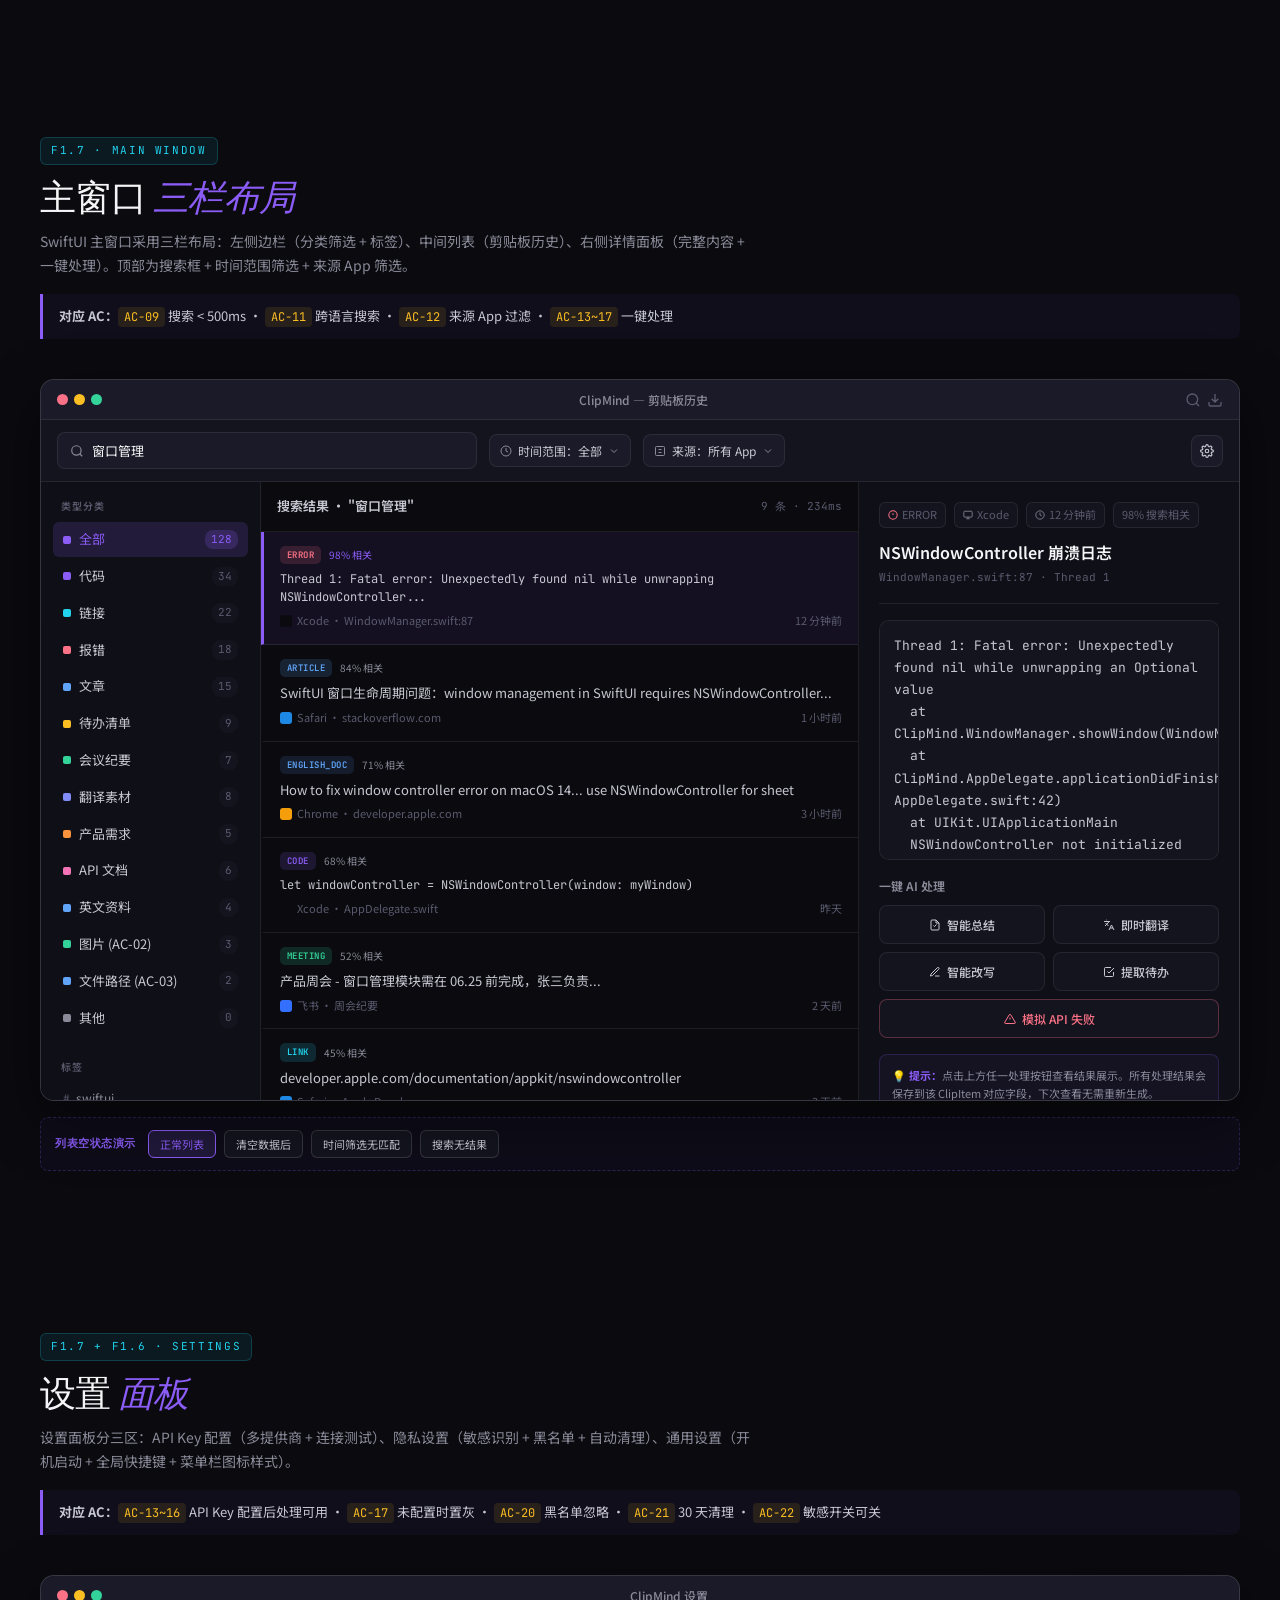
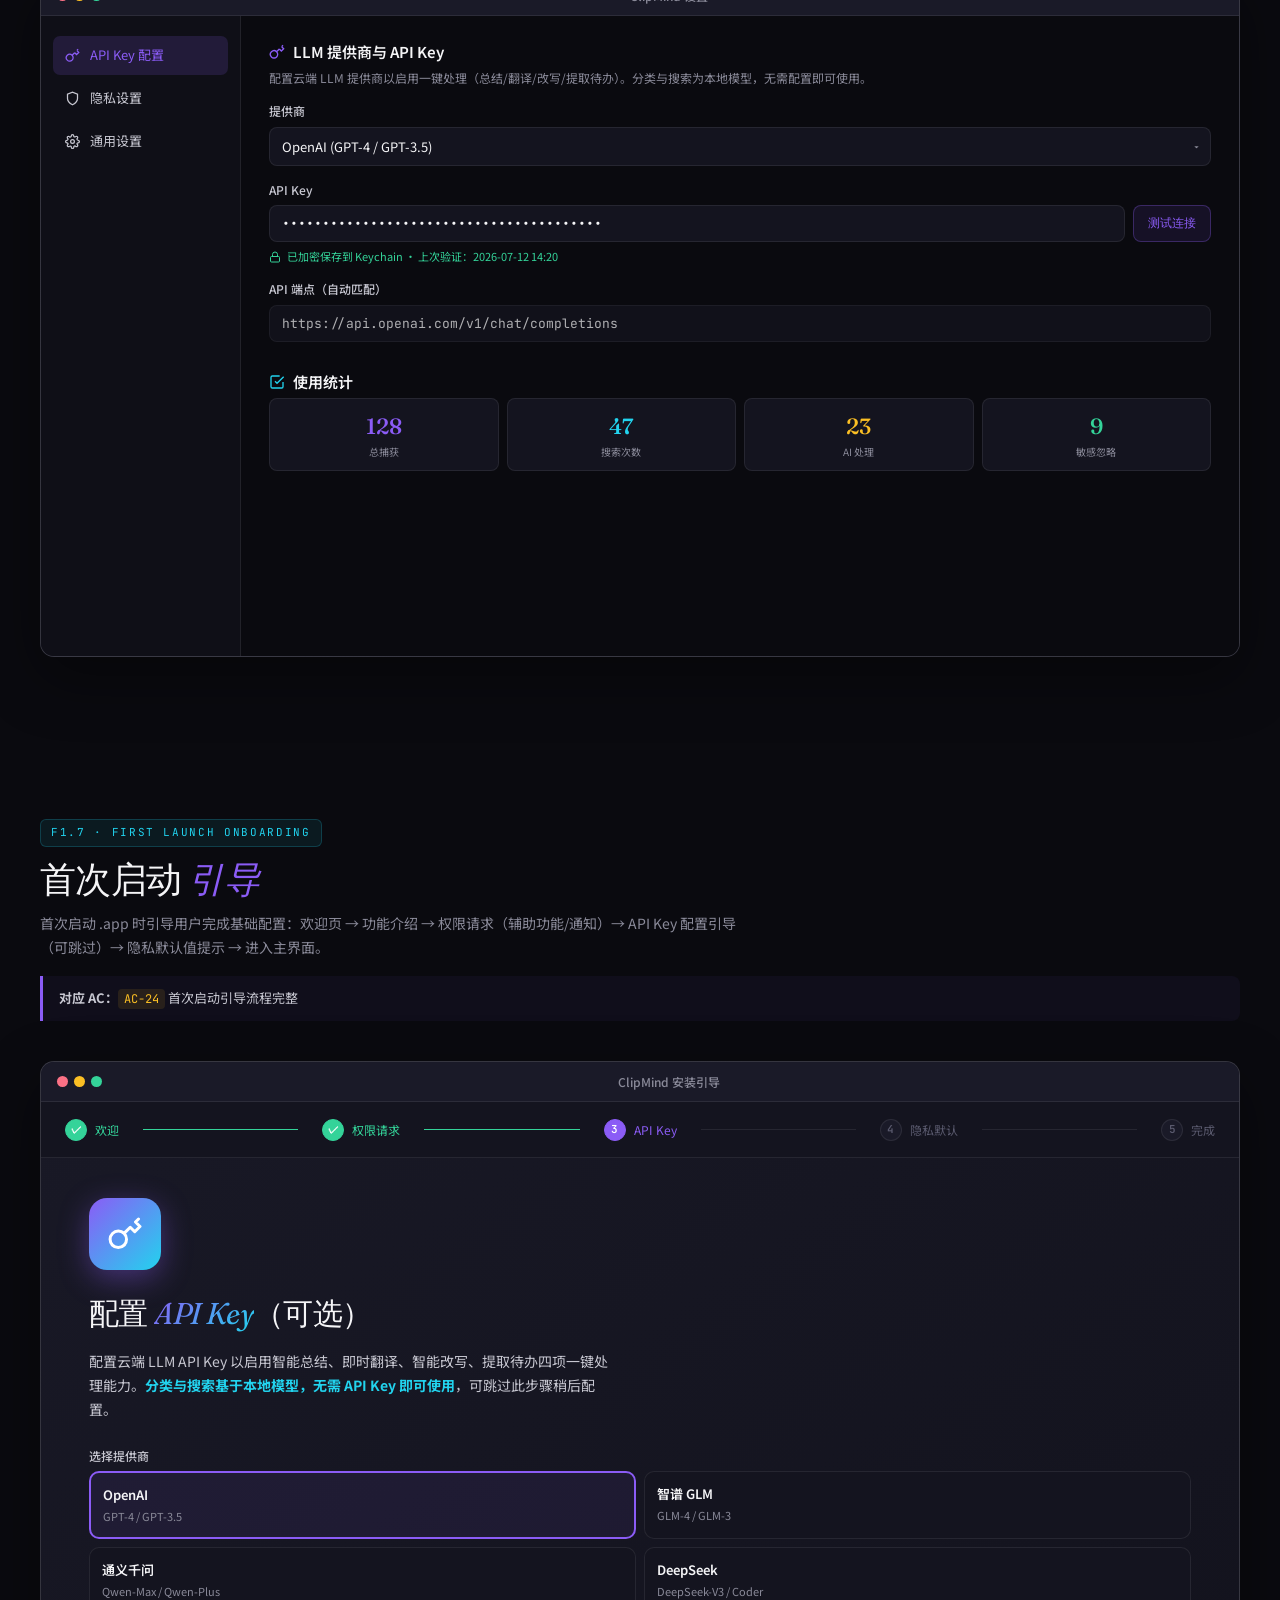
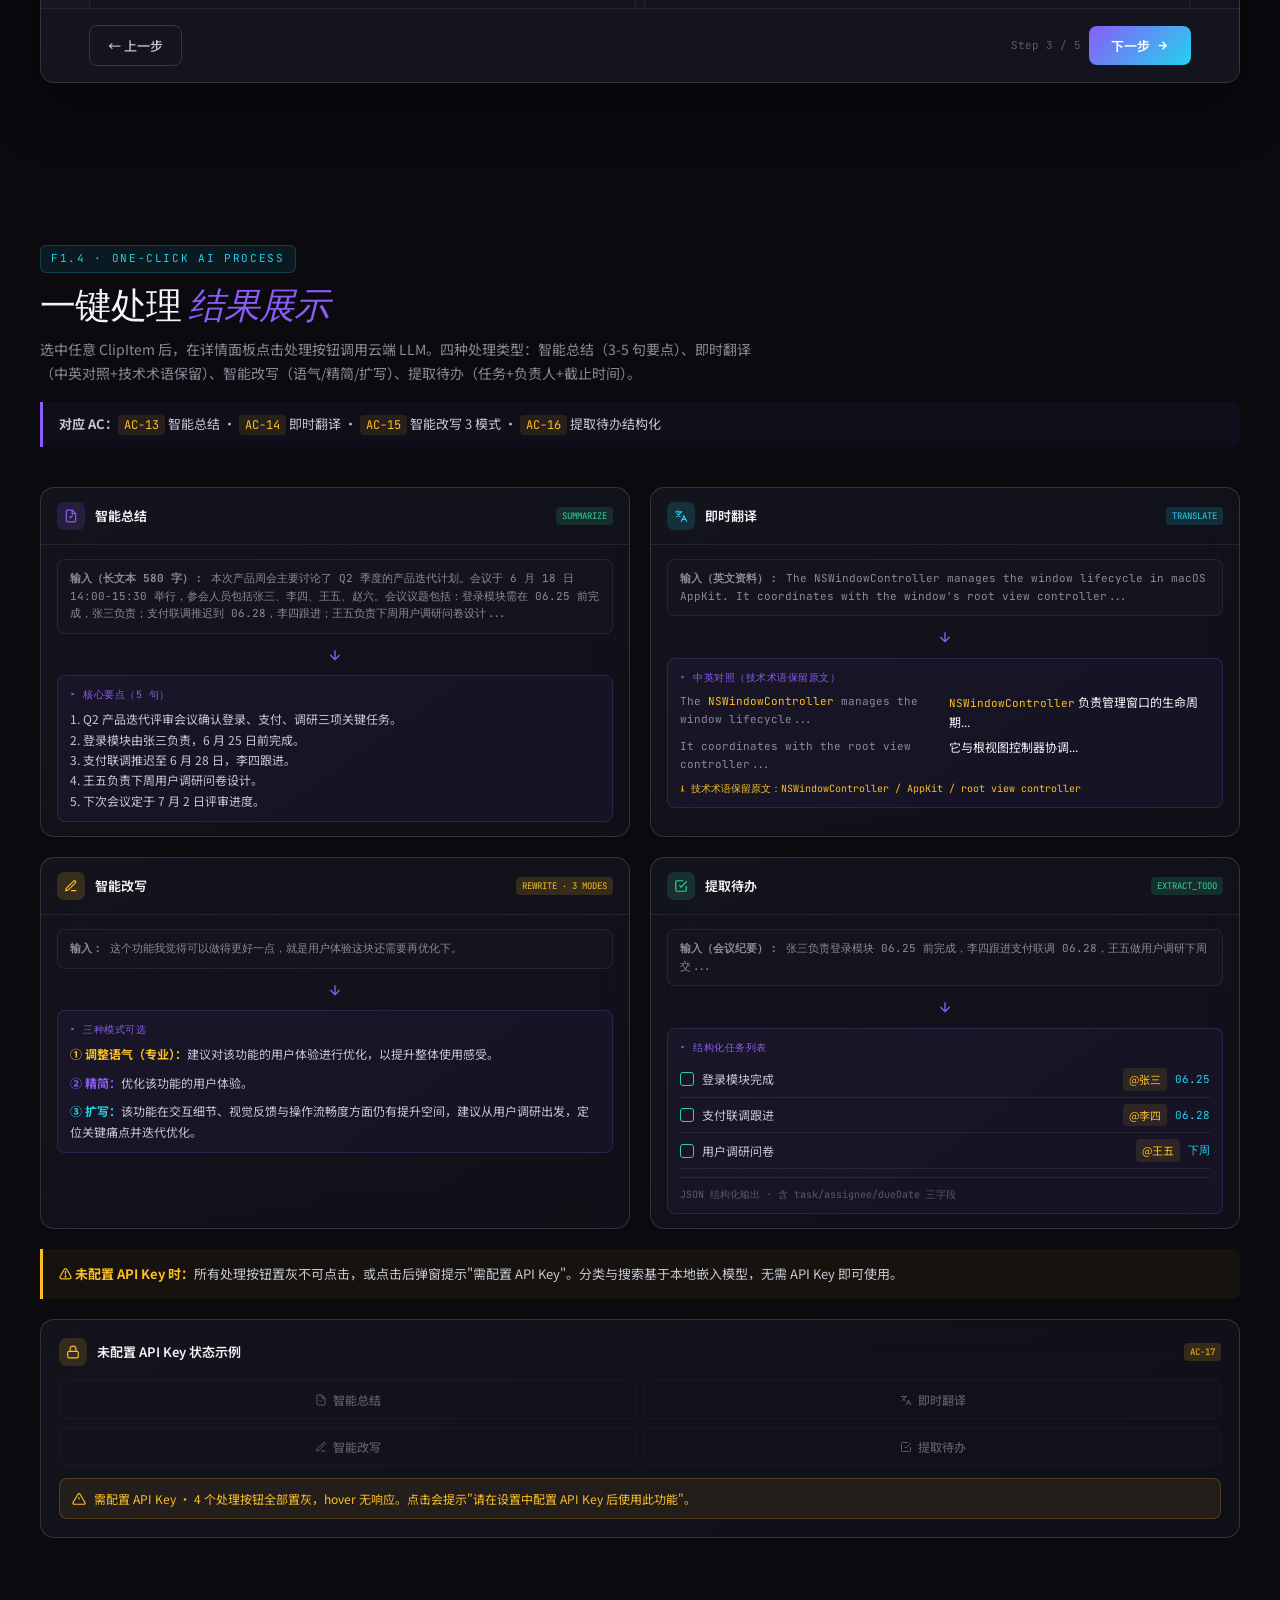
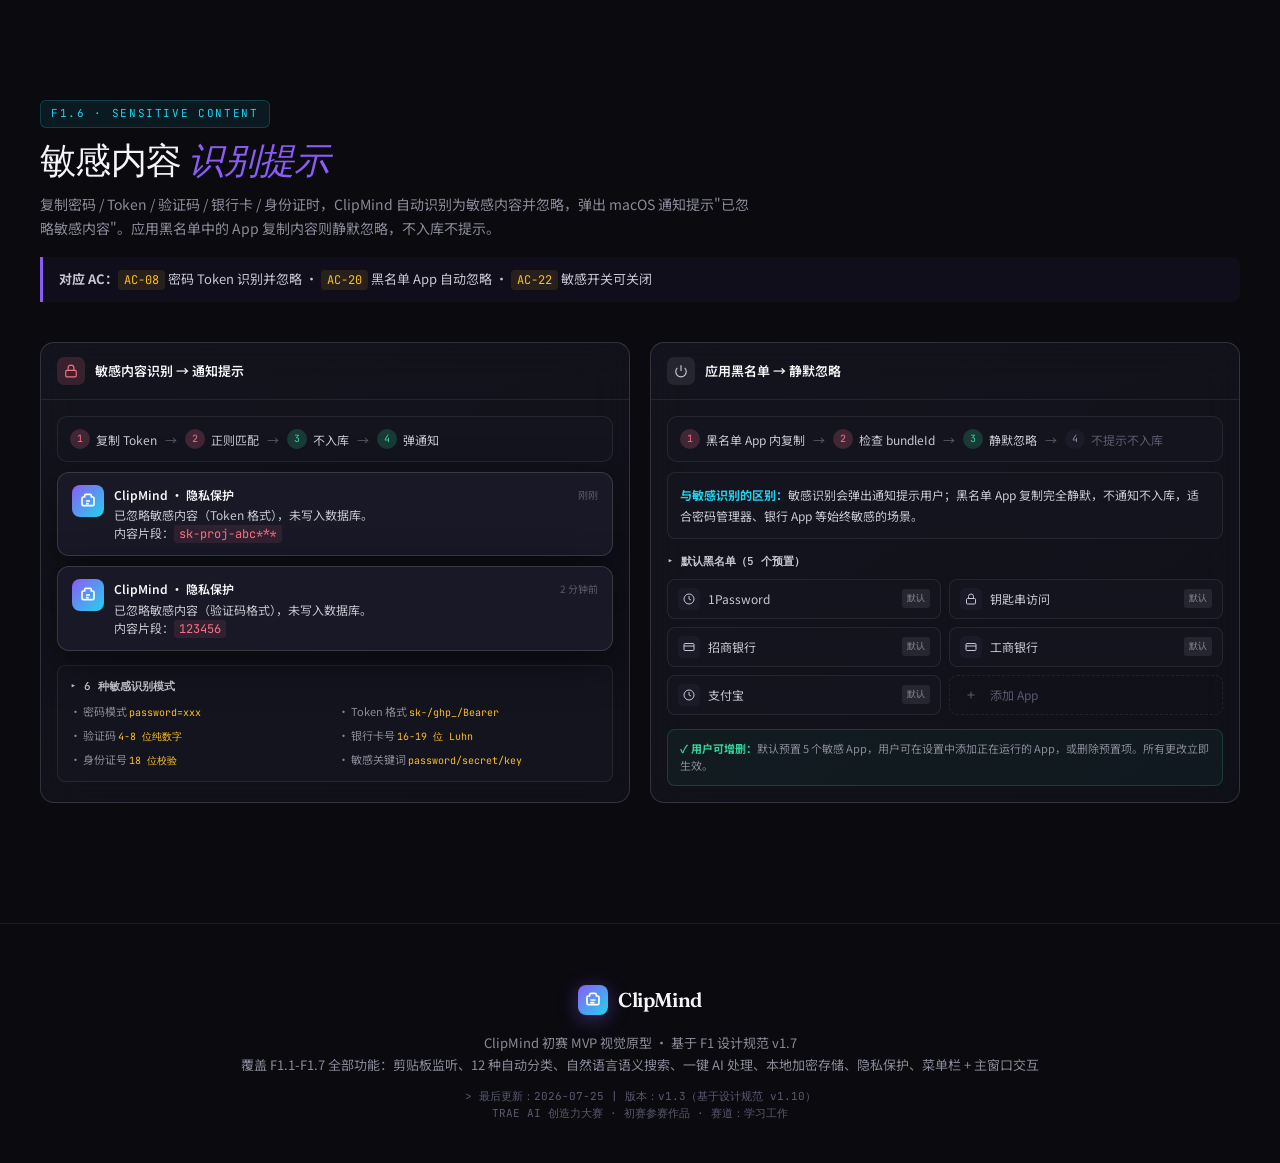
<file: docs/planning/P0/F1/F1_ClipMind_视觉原型.html>
<!DOCTYPE html>
<html lang="zh-CN">
<head>
<meta charset="UTF-8">
<meta name="viewport" content="width=device-width, initial-scale=1.0">
<title>ClipMind 视觉原型 — F1 初赛 MVP</title>
<link rel="preconnect" href="https://fonts.googleapis.com">
<link rel="preconnect" href="https://fonts.gstatic.com" crossorigin>
<link href="https://fonts.googleapis.com/css2?family=Fraunces:opsz,wght@9..144,300;9..144,400;9..144,500;9..144,600;9..144,700;9..144,900&family=JetBrains+Mono:wght@400;500;600&family=Noto+Sans+SC:wght@300;400;500;600;700;900&display=swap" rel="stylesheet">
<style>
  :root {
    --bg-0: #0a0a0f;
    --bg-1: #0f0f17;
    --bg-2: #14141f;
    --bg-3: #1a1a28;
    --bg-4: #22222e;
    --surface: rgba(255, 255, 255, 0.03);
    --surface-hover: rgba(255, 255, 255, 0.06);
    --surface-active: rgba(255, 255, 255, 0.09);
    --border: rgba(255, 255, 255, 0.08);
    --border-strong: rgba(255, 255, 255, 0.14);
    --text-0: #f5f5f7;
    --text-1: #c7c7d1;
    --text-2: #8a8a99;
    --text-3: #5a5a6e;
    --accent-violet: #8b5cf6;
    --accent-cyan: #22d3ee;
    --accent-amber: #fbbf24;
    --accent-rose: #fb7185;
    --accent-emerald: #34d399;
    --accent-orange: #fb923c;
    --accent-pink: #f472b6;
    --accent-blue: #60a5fa;
    --accent-indigo: #818cf8;
    --grad-primary: linear-gradient(135deg, #8b5cf6 0%, #22d3ee 100%);
    --grad-warm: linear-gradient(135deg, #fb7185 0%, #fbbf24 100%);
    --grad-cool: linear-gradient(135deg, #34d399 0%, #22d3ee 100%);
    --shadow-glow: 0 0 80px rgba(139, 92, 246, 0.25);
    --shadow-card: 0 20px 60px rgba(0, 0, 0, 0.4);
    --shadow-popover: 0 12px 40px rgba(0, 0, 0, 0.6), 0 0 0 1px rgba(255,255,255,0.06);
  }

  * { margin: 0; padding: 0; box-sizing: border-box; }

  html { scroll-behavior: smooth; }

  body {
    font-family: 'Noto Sans SC', -apple-system, BlinkMacSystemFont, sans-serif;
    background: var(--bg-0);
    color: var(--text-0);
    line-height: 1.6;
    overflow-x: hidden;
    -webkit-font-smoothing: antialiased;
    -moz-osx-font-smoothing: grayscale;
  }

  /* 背景氛围层 */
  .ambient-bg {
    position: fixed;
    inset: 0;
    z-index: -2;
    overflow: hidden;
    pointer-events: none;
  }
  .ambient-bg::before {
    content: '';
    position: absolute;
    top: -20%;
    left: -10%;
    width: 60%;
    height: 60%;
    background: radial-gradient(circle, rgba(139, 92, 246, 0.12) 0%, transparent 60%);
    filter: blur(80px);
    animation: float1 20s ease-in-out infinite;
  }
  .ambient-bg::after {
    content: '';
    position: absolute;
    bottom: -20%;
    right: -10%;
    width: 60%;
    height: 60%;
    background: radial-gradient(circle, rgba(34, 211, 238, 0.10) 0%, transparent 60%);
    filter: blur(80px);
    animation: float2 25s ease-in-out infinite;
  }
  @keyframes float1 {
    0%, 100% { transform: translate(0, 0) scale(1); }
    50% { transform: translate(10%, 10%) scale(1.1); }
  }
  @keyframes float2 {
    0%, 100% { transform: translate(0, 0) scale(1); }
    50% { transform: translate(-10%, -10%) scale(1.1); }
  }

  /* 噪点纹理 */
  .noise {
    position: fixed;
    inset: 0;
    z-index: -1;
    opacity: 0.02;
    pointer-events: none;
    background-image: url("data:image/svg+xml,%3Csvg viewBox='0 0 200 200' xmlns='http://www.w3.org/2000/svg'%3E%3Cfilter id='n'%3E%3CfeTurbulence type='fractalNoise' baseFrequency='0.9' numOctaves='3'/%3E%3C/filter%3E%3Crect width='100%25' height='100%25' filter='url(%23n)'/%3E%3C/svg%3E");
  }

  /* 顶部导航 */
  nav {
    position: fixed;
    top: 0;
    left: 0;
    right: 0;
    z-index: 100;
    padding: 16px 40px;
    display: flex;
    justify-content: space-between;
    align-items: center;
    backdrop-filter: blur(20px);
    -webkit-backdrop-filter: blur(20px);
    background: rgba(10, 10, 15, 0.7);
    border-bottom: 1px solid var(--border);
  }
  .logo {
    display: flex;
    align-items: center;
    gap: 10px;
    font-family: 'Fraunces', serif;
    font-weight: 600;
    font-size: 20px;
    letter-spacing: -0.02em;
  }
  .logo-mark {
    width: 30px;
    height: 30px;
    border-radius: 8px;
    background: var(--grad-primary);
    display: flex;
    align-items: center;
    justify-content: center;
    box-shadow: 0 4px 20px rgba(139, 92, 246, 0.4);
  }
  .logo-mark svg { width: 16px; height: 16px; }
  .nav-links {
    display: flex;
    gap: 28px;
    list-style: none;
  }
  .nav-links a {
    color: var(--text-1);
    text-decoration: none;
    font-size: 13px;
    font-weight: 500;
    transition: color 0.2s;
  }
  .nav-links a:hover { color: var(--text-0); }
  .version-badge {
    font-family: 'JetBrains Mono', monospace;
    font-size: 11px;
    color: var(--accent-emerald);
    padding: 5px 12px;
    background: rgba(52, 211, 153, 0.1);
    border: 1px solid rgba(52, 211, 153, 0.2);
    border-radius: 100px;
  }

  /* 头部 */
  header {
    padding: 120px 40px 60px;
    text-align: center;
    max-width: 1100px;
    margin: 0 auto;
  }
  .header-label {
    display: inline-flex;
    align-items: center;
    gap: 8px;
    padding: 6px 14px;
    background: rgba(139, 92, 246, 0.1);
    border: 1px solid rgba(139, 92, 246, 0.2);
    border-radius: 100px;
    font-family: 'JetBrains Mono', monospace;
    font-size: 11px;
    color: var(--accent-violet);
    letter-spacing: 0.1em;
    margin-bottom: 24px;
  }
  .header-label .dot {
    width: 6px;
    height: 6px;
    border-radius: 50%;
    background: var(--accent-emerald);
    box-shadow: 0 0 8px var(--accent-emerald);
    animation: pulse 2s infinite;
  }
  @keyframes pulse {
    0%, 100% { opacity: 1; }
    50% { opacity: 0.4; }
  }
  header h1 {
    font-family: 'Fraunces', serif;
    font-size: clamp(40px, 5vw, 64px);
    font-weight: 400;
    line-height: 1.05;
    letter-spacing: -0.03em;
    margin-bottom: 20px;
  }
  header h1 .italic {
    font-style: italic;
    font-weight: 300;
    background: var(--grad-primary);
    -webkit-background-clip: text;
    background-clip: text;
    -webkit-text-fill-color: transparent;
  }
  header .subtitle {
    font-size: 16px;
    color: var(--text-1);
    line-height: 1.7;
    max-width: 680px;
    margin: 0 auto 24px;
  }
  header .meta {
    font-family: 'JetBrains Mono', monospace;
    font-size: 12px;
    color: var(--text-2);
    padding: 8px 16px;
    background: var(--surface);
    border: 1px solid var(--border);
    border-radius: 8px;
    display: inline-block;
  }

  /* 章节通用 */
  section.proto-section {
    padding: 80px 40px;
    max-width: 1280px;
    margin: 0 auto;
    position: relative;
  }
  .section-header {
    margin-bottom: 40px;
  }
  .section-tag {
    display: inline-block;
    font-family: 'JetBrains Mono', monospace;
    font-size: 11px;
    color: var(--accent-cyan);
    letter-spacing: 0.15em;
    margin-bottom: 12px;
    padding: 4px 10px;
    background: rgba(34, 211, 238, 0.08);
    border: 1px solid rgba(34, 211, 238, 0.2);
    border-radius: 6px;
  }
  .section-title {
    font-family: 'Fraunces', serif;
    font-size: 36px;
    font-weight: 400;
    line-height: 1.15;
    letter-spacing: -0.02em;
    margin-bottom: 12px;
  }
  .section-title .italic {
    font-style: italic;
    color: var(--accent-violet);
  }
  .section-desc {
    font-size: 14px;
    color: var(--text-2);
    line-height: 1.7;
    max-width: 720px;
  }
  .section-info {
    margin-top: 16px;
    padding: 12px 16px;
    background: rgba(139, 92, 246, 0.05);
    border-left: 3px solid var(--accent-violet);
    border-radius: 0 8px 8px 0;
    font-size: 13px;
    color: var(--text-1);
  }
  .section-info code {
    font-family: 'JetBrains Mono', monospace;
    font-size: 12px;
    color: var(--accent-amber);
    background: rgba(251, 191, 36, 0.1);
    padding: 2px 6px;
    border-radius: 4px;
  }

  /* 模拟 macOS 窗口 */
  .mac-window {
    background: linear-gradient(145deg, rgba(26, 26, 40, 0.95), rgba(20, 20, 31, 0.95));
    border: 1px solid var(--border-strong);
    border-radius: 14px;
    overflow: hidden;
    box-shadow: var(--shadow-card);
    backdrop-filter: blur(20px);
  }
  .mac-titlebar {
    background: var(--bg-3);
    padding: 10px 16px;
    display: flex;
    align-items: center;
    gap: 12px;
    border-bottom: 1px solid var(--border);
  }
  .mac-dots {
    display: flex;
    gap: 6px;
  }
  .mac-dots span {
    width: 11px;
    height: 11px;
    border-radius: 50%;
  }
  .mac-dots .red { background: #fb7185; }
  .mac-dots .yellow { background: #fbbf24; }
  .mac-dots .green { background: #34d399; }
  .mac-title {
    font-size: 12px;
    color: var(--text-2);
    font-weight: 500;
    flex: 1;
    text-align: center;
  }
  .mac-toolbar {
    display: flex;
    gap: 6px;
  }
  .mac-toolbar .tool {
    width: 16px;
    height: 16px;
    color: var(--text-3);
  }
  .mac-body {
    padding: 0;
  }

  /* 类型标签通用 */
  .type-tag {
    display: inline-flex;
    align-items: center;
    gap: 4px;
    padding: 2px 7px;
    border-radius: 5px;
    font-size: 9px;
    font-weight: 600;
    font-family: 'JetBrains Mono', monospace;
    text-transform: uppercase;
    letter-spacing: 0.05em;
    white-space: nowrap;
  }
  .tag-code { background: rgba(139, 92, 246, 0.15); color: var(--accent-violet); }
  .tag-link { background: rgba(34, 211, 238, 0.15); color: var(--accent-cyan); }
  .tag-error { background: rgba(251, 113, 133, 0.15); color: var(--accent-rose); }
  .tag-article { background: rgba(96, 165, 250, 0.15); color: var(--accent-blue); }
  .tag-todo { background: rgba(251, 191, 36, 0.15); color: var(--accent-amber); }
  .tag-meeting { background: rgba(52, 211, 153, 0.15); color: var(--accent-emerald); }
  .tag-sensitive { background: rgba(251, 113, 133, 0.2); color: var(--accent-rose); }
  .tag-translation { background: rgba(129, 140, 248, 0.15); color: var(--accent-indigo); }
  .tag-requirement { background: rgba(251, 146, 60, 0.15); color: var(--accent-orange); }
  .tag-api_doc { background: rgba(244, 114, 182, 0.15); color: var(--accent-pink); }
  .tag-english_doc { background: rgba(96, 165, 250, 0.12); color: var(--accent-blue); }
  .tag-other { background: rgba(138, 138, 153, 0.15); color: var(--text-2); }

  /* ===================== 1. 菜单栏 Popover ===================== */
  .menubar-demo {
    background: var(--bg-1);
    border: 1px solid var(--border);
    border-radius: 14px;
    padding: 32px;
    position: relative;
  }
  .menubar-strip {
    height: 28px;
    background: linear-gradient(180deg, rgba(255,255,255,0.04), rgba(255,255,255,0.02));
    border: 1px solid var(--border);
    border-radius: 8px;
    display: flex;
    align-items: center;
    justify-content: flex-end;
    padding: 0 12px;
    gap: 14px;
    margin-bottom: 40px;
    position: relative;
  }
  .menubar-item {
    display: flex;
    align-items: center;
    gap: 5px;
    color: var(--text-1);
    font-size: 12px;
    cursor: pointer;
    padding: 3px 6px;
    border-radius: 4px;
    transition: all 0.2s;
  }
  .menubar-item:hover {
    background: var(--surface-hover);
  }
  .menubar-item.active {
    background: rgba(139, 92, 246, 0.2);
    color: var(--accent-violet);
  }
  .menubar-item svg {
    width: 14px;
    height: 14px;
  }
  .menubar-item .label {
    font-weight: 500;
  }
  .menubar-system {
    display: flex;
    align-items: center;
    gap: 10px;
    color: var(--text-1);
    font-size: 11px;
  }
  .menubar-system svg { width: 13px; height: 13px; }

  /* popover 弹出 */
  .popover-wrap {
    position: relative;
    display: flex;
    justify-content: flex-end;
    margin-top: -10px;
    padding-right: 60px;
  }
  .popover {
    width: 380px;
    background: rgba(26, 26, 40, 0.95);
    border: 1px solid var(--border-strong);
    border-radius: 14px;
    box-shadow: var(--shadow-popover);
    backdrop-filter: blur(30px);
    overflow: hidden;
    position: relative;
    animation: popIn 0.3s ease;
  }
  @keyframes popIn {
    from { opacity: 0; transform: translateY(-8px) scale(0.98); }
    to { opacity: 1; transform: translateY(0) scale(1); }
  }
  .popover::before {
    content: '';
    position: absolute;
    top: -7px;
    right: 30px;
    width: 14px;
    height: 14px;
    background: rgba(26, 26, 40, 0.95);
    border-left: 1px solid var(--border-strong);
    border-top: 1px solid var(--border-strong);
    transform: rotate(45deg);
  }
  .popover-header {
    padding: 14px 16px 10px;
    border-bottom: 1px solid var(--border);
  }
  .popover-search {
    display: flex;
    align-items: center;
    gap: 8px;
    background: var(--bg-2);
    border: 1px solid var(--border);
    border-radius: 8px;
    padding: 8px 12px;
    font-size: 12px;
    color: var(--text-2);
  }
  .popover-search svg { width: 12px; height: 12px; }
  .popover-search .cursor {
    width: 1px;
    height: 12px;
    background: var(--accent-cyan);
    animation: blink 1s infinite;
  }
  @keyframes blink {
    0%, 50% { opacity: 1; }
    51%, 100% { opacity: 0; }
  }
  .popover-list {
    max-height: 420px;
    overflow-y: auto;
    padding: 8px;
  }
  .popover-list::-webkit-scrollbar { width: 6px; }
  .popover-list::-webkit-scrollbar-thumb { background: var(--border-strong); border-radius: 3px; }
  .popover-item {
    display: flex;
    gap: 10px;
    padding: 10px;
    border-radius: 8px;
    cursor: pointer;
    transition: background 0.15s;
    border: 1px solid transparent;
  }
  .popover-item:hover {
    background: var(--surface-hover);
    border-color: var(--border);
  }
  .popover-item .icon-wrap {
    width: 28px;
    height: 28px;
    border-radius: 7px;
    background: var(--bg-2);
    border: 1px solid var(--border);
    display: flex;
    align-items: center;
    justify-content: center;
    flex-shrink: 0;
  }
  .popover-item .icon-wrap svg { width: 14px; height: 14px; }
  .popover-item .info { flex: 1; min-width: 0; }
  .popover-item .top {
    display: flex;
    justify-content: space-between;
    align-items: center;
    margin-bottom: 3px;
  }
  .popover-item .preview {
    font-size: 12px;
    color: var(--text-1);
    line-height: 1.4;
    overflow: hidden;
    display: -webkit-box;
    -webkit-line-clamp: 2;
    -webkit-box-orient: vertical;
    font-family: 'JetBrains Mono', monospace;
  }
  .popover-item .meta {
    font-size: 10px;
    color: var(--text-3);
    margin-top: 4px;
    display: flex;
    justify-content: space-between;
  }
  .popover-footer {
    display: flex;
    border-top: 1px solid var(--border);
    background: var(--bg-2);
  }
  .popover-footer button {
    flex: 1;
    padding: 11px;
    background: transparent;
    border: none;
    color: var(--text-1);
    font-size: 12px;
    font-weight: 500;
    cursor: pointer;
    transition: background 0.2s;
    display: flex;
    align-items: center;
    justify-content: center;
    gap: 6px;
    font-family: inherit;
  }
  .popover-footer button:hover {
    background: var(--surface-hover);
  }
  .popover-footer button.primary {
    color: var(--accent-violet);
    border-right: 1px solid var(--border);
  }
  .popover-footer button svg { width: 12px; height: 12px; }

  .menubar-hint {
    margin-top: 24px;
    padding: 14px 16px;
    background: rgba(34, 211, 238, 0.05);
    border: 1px dashed rgba(34, 211, 238, 0.3);
    border-radius: 8px;
    font-size: 12px;
    color: var(--text-2);
    line-height: 1.7;
  }
  .menubar-hint strong { color: var(--accent-cyan); }

  /* ===================== 2. 主窗口三栏布局 ===================== */
  .main-window {
    height: 680px;
    display: flex;
    flex-direction: column;
  }
  .main-toolbar {
    padding: 12px 16px;
    background: var(--bg-2);
    border-bottom: 1px solid var(--border);
    display: flex;
    align-items: center;
    gap: 12px;
  }
  .toolbar-search {
    flex: 1;
    max-width: 420px;
    display: flex;
    align-items: center;
    gap: 8px;
    background: var(--bg-3);
    border: 1px solid var(--border);
    border-radius: 8px;
    padding: 8px 12px;
    font-size: 13px;
    color: var(--text-1);
  }
  .toolbar-search:focus-within {
    border-color: var(--accent-violet);
    box-shadow: 0 0 0 3px rgba(139, 92, 246, 0.1);
  }
  .toolbar-search svg { width: 14px; height: 14px; color: var(--text-2); }
  .toolbar-search input {
    background: transparent;
    border: none;
    outline: none;
    color: var(--text-0);
    font-family: inherit;
    font-size: 13px;
    flex: 1;
  }
  .toolbar-search input::placeholder { color: var(--text-3); }
  .toolbar-filter {
    display: flex;
    align-items: center;
    gap: 6px;
    background: var(--bg-3);
    border: 1px solid var(--border);
    border-radius: 8px;
    padding: 6px 10px;
    font-size: 12px;
    color: var(--text-1);
    cursor: pointer;
  }
  .toolbar-filter:hover { border-color: var(--border-strong); }
  .toolbar-filter svg { width: 12px; height: 12px; color: var(--text-2); }
  .toolbar-actions {
    margin-left: auto;
    display: flex;
    gap: 8px;
  }
  .tool-btn {
    width: 32px;
    height: 32px;
    border-radius: 8px;
    background: var(--bg-3);
    border: 1px solid var(--border);
    color: var(--text-1);
    cursor: pointer;
    display: flex;
    align-items: center;
    justify-content: center;
    transition: all 0.2s;
  }
  .tool-btn:hover {
    background: var(--surface-hover);
    color: var(--text-0);
  }
  .tool-btn svg { width: 14px; height: 14px; }

  .main-content {
    flex: 1;
    display: grid;
    grid-template-columns: 220px 1fr 380px;
    min-height: 0;
  }

  /* 左侧边栏 */
  .sidebar {
    background: var(--bg-1);
    border-right: 1px solid var(--border);
    overflow-y: auto;
    padding: 16px 12px;
  }
  .sidebar::-webkit-scrollbar { width: 4px; }
  .sidebar::-webkit-scrollbar-thumb { background: var(--border-strong); border-radius: 2px; }
  .sidebar-section { margin-bottom: 24px; }
  .sidebar-title {
    font-size: 10px;
    font-weight: 600;
    color: var(--text-3);
    text-transform: uppercase;
    letter-spacing: 0.1em;
    padding: 0 8px 8px;
  }
  .sidebar-item {
    display: flex;
    align-items: center;
    justify-content: space-between;
    padding: 7px 10px;
    border-radius: 6px;
    cursor: pointer;
    font-size: 13px;
    color: var(--text-1);
    transition: all 0.15s;
    margin-bottom: 2px;
  }
  .sidebar-item:hover {
    background: var(--surface-hover);
  }
  .sidebar-item.active {
    background: rgba(139, 92, 246, 0.15);
    color: var(--accent-violet);
  }
  .sidebar-item .left {
    display: flex;
    align-items: center;
    gap: 8px;
  }
  .sidebar-item .dot {
    width: 8px;
    height: 8px;
    border-radius: 2px;
  }
  .sidebar-item .count {
    font-size: 11px;
    color: var(--text-3);
    background: var(--bg-2);
    padding: 1px 6px;
    border-radius: 8px;
    font-family: 'JetBrains Mono', monospace;
  }
  .sidebar-item.active .count {
    background: rgba(139, 92, 246, 0.2);
    color: var(--accent-violet);
  }
  .sidebar-tag {
    display: flex;
    align-items: center;
    gap: 6px;
    padding: 5px 10px;
    border-radius: 6px;
    cursor: pointer;
    font-size: 12px;
    color: var(--text-2);
    transition: all 0.15s;
  }
  .sidebar-tag:hover { color: var(--text-0); background: var(--surface-hover); }
  .sidebar-tag .hash { color: var(--text-3); }

  /* 中间列表 */
  .list-pane {
    background: var(--bg-0);
    overflow-y: auto;
    border-right: 1px solid var(--border);
  }
  .list-pane::-webkit-scrollbar { width: 6px; }
  .list-pane::-webkit-scrollbar-thumb { background: var(--border-strong); border-radius: 3px; }
  .list-header {
    padding: 14px 16px;
    border-bottom: 1px solid var(--border);
    display: flex;
    justify-content: space-between;
    align-items: center;
    position: sticky;
    top: 0;
    background: var(--bg-0);
    z-index: 5;
  }
  .list-header .title {
    font-size: 13px;
    color: var(--text-1);
    font-weight: 600;
  }
  .list-header .count {
    font-size: 11px;
    color: var(--text-3);
    font-family: 'JetBrains Mono', monospace;
  }
  .list-item {
    padding: 14px 16px;
    border-bottom: 1px solid var(--border);
    cursor: pointer;
    transition: background 0.15s;
    border-left: 3px solid transparent;
  }
  .list-item:hover {
    background: var(--surface);
  }
  .list-item.active {
    background: rgba(139, 92, 246, 0.08);
    border-left-color: var(--accent-violet);
  }
  .list-item .top {
    display: flex;
    align-items: center;
    gap: 8px;
    margin-bottom: 6px;
  }
  .list-item .preview {
    font-size: 13px;
    color: var(--text-1);
    line-height: 1.5;
    overflow: hidden;
    display: -webkit-box;
    -webkit-line-clamp: 2;
    -webkit-box-orient: vertical;
    margin-bottom: 6px;
  }
  .list-item .preview.code {
    font-family: 'JetBrains Mono', monospace;
    font-size: 12px;
    color: var(--text-1);
  }
  .list-item .meta {
    display: flex;
    justify-content: space-between;
    align-items: center;
    font-size: 11px;
    color: var(--text-3);
  }
  .list-item .meta .source {
    display: flex;
    align-items: center;
    gap: 5px;
  }
  .list-item .meta .source .app-icon {
    width: 12px;
    height: 12px;
    border-radius: 3px;
    background: var(--accent-violet);
  }

  /* 右侧详情 */
  .detail-pane {
    background: var(--bg-1);
    overflow-y: auto;
    padding: 20px;
  }
  .detail-pane::-webkit-scrollbar { width: 6px; }
  .detail-pane::-webkit-scrollbar-thumb { background: var(--border-strong); border-radius: 3px; }
  .detail-header {
    margin-bottom: 16px;
    padding-bottom: 16px;
    border-bottom: 1px solid var(--border);
  }
  .detail-meta {
    display: flex;
    flex-wrap: wrap;
    gap: 8px;
    margin-bottom: 12px;
    font-size: 11px;
    color: var(--text-3);
  }
  .detail-meta .chip {
    display: flex;
    align-items: center;
    gap: 4px;
    padding: 3px 8px;
    background: var(--bg-2);
    border: 1px solid var(--border);
    border-radius: 6px;
  }
  .detail-meta .chip svg { width: 10px; height: 10px; }
  .detail-title {
    font-size: 16px;
    font-weight: 600;
    color: var(--text-0);
    margin-bottom: 4px;
  }
  .detail-content {
    background: var(--bg-2);
    border: 1px solid var(--border);
    border-radius: 10px;
    padding: 14px;
    margin-bottom: 16px;
    font-size: 13px;
    color: var(--text-1);
    line-height: 1.7;
    max-height: 240px;
    overflow-y: auto;
    font-family: 'JetBrains Mono', monospace;
    white-space: pre-wrap;
  }
  .detail-content::-webkit-scrollbar { width: 4px; }
  .detail-content::-webkit-scrollbar-thumb { background: var(--border-strong); border-radius: 2px; }

  .process-buttons {
    display: grid;
    grid-template-columns: repeat(2, 1fr);
    gap: 8px;
    margin-bottom: 16px;
  }
  .process-btn {
    padding: 10px;
    background: var(--bg-2);
    border: 1px solid var(--border);
    border-radius: 8px;
    color: var(--text-1);
    font-size: 12px;
    font-weight: 500;
    cursor: pointer;
    transition: all 0.2s;
    display: flex;
    align-items: center;
    justify-content: center;
    gap: 6px;
    font-family: inherit;
  }
  .process-btn:hover {
    border-color: var(--accent-violet);
    background: rgba(139, 92, 246, 0.08);
    color: var(--accent-violet);
  }
  .process-btn svg { width: 12px; height: 12px; }
  .process-btn.disabled {
    opacity: 0.4;
    cursor: not-allowed;
  }
  .process-btn.disabled:hover {
    border-color: var(--border);
    background: var(--bg-2);
    color: var(--text-1);
  }

  .process-result {
    background: var(--bg-2);
    border: 1px solid var(--border);
    border-radius: 10px;
    padding: 14px;
    margin-bottom: 12px;
    display: none;
  }
  .process-result.show { display: block; }
  .process-result .header {
    display: flex;
    justify-content: space-between;
    align-items: center;
    margin-bottom: 10px;
    padding-bottom: 8px;
    border-bottom: 1px solid var(--border);
  }
  .process-result .label {
    font-size: 11px;
    color: var(--accent-violet);
    font-family: 'JetBrains Mono', monospace;
    font-weight: 600;
    text-transform: uppercase;
    letter-spacing: 0.1em;
  }
  .process-result .copy {
    font-size: 11px;
    color: var(--text-2);
    cursor: pointer;
    padding: 3px 8px;
    border-radius: 4px;
    background: var(--bg-3);
    transition: all 0.2s;
  }
  .process-result .copy:hover {
    color: var(--accent-cyan);
    background: rgba(34, 211, 238, 0.1);
  }
  .process-result .content {
    font-size: 13px;
    color: var(--text-1);
    line-height: 1.7;
  }

  /* ===================== 3. 设置面板 ===================== */
  .settings-window {
    height: 640px;
    display: grid;
    grid-template-columns: 200px 1fr;
  }
  .settings-sidebar {
    background: var(--bg-1);
    border-right: 1px solid var(--border);
    padding: 20px 12px;
  }
  .settings-nav-item {
    display: flex;
    align-items: center;
    gap: 10px;
    padding: 9px 12px;
    border-radius: 7px;
    cursor: pointer;
    font-size: 13px;
    color: var(--text-1);
    margin-bottom: 4px;
    transition: all 0.15s;
  }
  .settings-nav-item:hover { background: var(--surface-hover); }
  .settings-nav-item.active {
    background: rgba(139, 92, 246, 0.15);
    color: var(--accent-violet);
  }
  .settings-nav-item svg { width: 15px; height: 15px; }
  .settings-content {
    background: var(--bg-0);
    padding: 24px 28px;
    overflow-y: auto;
  }
  .settings-content::-webkit-scrollbar { width: 6px; }
  .settings-content::-webkit-scrollbar-thumb { background: var(--border-strong); border-radius: 3px; }
  .settings-pane { display: none; }
  .settings-pane.active { display: block; }
  .settings-section {
    margin-bottom: 28px;
  }
  .settings-section-title {
    font-size: 15px;
    font-weight: 600;
    color: var(--text-0);
    margin-bottom: 4px;
    display: flex;
    align-items: center;
    gap: 8px;
  }
  .settings-section-desc {
    font-size: 12px;
    color: var(--text-2);
    margin-bottom: 14px;
  }
  .form-group {
    margin-bottom: 14px;
  }
  .form-label {
    display: block;
    font-size: 12px;
    color: var(--text-1);
    margin-bottom: 6px;
    font-weight: 500;
  }
  .form-input {
    width: 100%;
    padding: 9px 12px;
    background: var(--bg-2);
    border: 1px solid var(--border);
    border-radius: 8px;
    color: var(--text-0);
    font-size: 13px;
    font-family: inherit;
    transition: all 0.2s;
  }
  .form-input:focus {
    outline: none;
    border-color: var(--accent-violet);
    box-shadow: 0 0 0 3px rgba(139, 92, 246, 0.1);
  }
  .form-input.mono { font-family: 'JetBrains Mono', monospace; }
  .form-row {
    display: flex;
    gap: 8px;
    align-items: center;
  }
  .form-row .input-action {
    padding: 9px 14px;
    background: rgba(139, 92, 246, 0.1);
    border: 1px solid rgba(139, 92, 246, 0.3);
    border-radius: 8px;
    color: var(--accent-violet);
    font-size: 12px;
    font-weight: 500;
    cursor: pointer;
    transition: all 0.2s;
    white-space: nowrap;
  }
  .form-row .input-action:hover {
    background: rgba(139, 92, 246, 0.2);
  }
  .form-row .input-action.success {
    background: rgba(52, 211, 153, 0.1);
    border-color: rgba(52, 211, 153, 0.3);
    color: var(--accent-emerald);
  }
  .select-wrap {
    position: relative;
  }
  .select-wrap::after {
    content: '▾';
    position: absolute;
    right: 12px;
    top: 50%;
    transform: translateY(-50%);
    color: var(--text-2);
    pointer-events: none;
    font-size: 10px;
  }
  .form-select {
    width: 100%;
    padding: 9px 32px 9px 12px;
    background: var(--bg-2);
    border: 1px solid var(--border);
    border-radius: 8px;
    color: var(--text-0);
    font-size: 13px;
    font-family: inherit;
    appearance: none;
    -webkit-appearance: none;
    cursor: pointer;
  }
  .form-select:focus {
    outline: none;
    border-color: var(--accent-violet);
  }

  /* 开关 */
  .toggle-row {
    display: flex;
    justify-content: space-between;
    align-items: center;
    padding: 12px 14px;
    background: var(--bg-2);
    border: 1px solid var(--border);
    border-radius: 8px;
    margin-bottom: 8px;
  }
  .toggle-row .info {
    flex: 1;
  }
  .toggle-row .title {
    font-size: 13px;
    color: var(--text-0);
    font-weight: 500;
    margin-bottom: 2px;
  }
  .toggle-row .desc {
    font-size: 11px;
    color: var(--text-2);
  }
  .toggle {
    position: relative;
    width: 38px;
    height: 22px;
    background: var(--bg-3);
    border-radius: 11px;
    cursor: pointer;
    transition: background 0.2s;
    flex-shrink: 0;
  }
  .toggle.on { background: var(--accent-emerald); }
  .toggle::after {
    content: '';
    position: absolute;
    top: 2px;
    left: 2px;
    width: 18px;
    height: 18px;
    background: white;
    border-radius: 50%;
    transition: transform 0.2s;
  }
  .toggle.on::after { transform: translateX(16px); }

  /* 黑名单列表 */
  .blacklist-list {
    background: var(--bg-2);
    border: 1px solid var(--border);
    border-radius: 8px;
    overflow: hidden;
  }
  .blacklist-item {
    display: flex;
    align-items: center;
    gap: 10px;
    padding: 10px 12px;
    border-bottom: 1px solid var(--border);
    font-size: 12px;
  }
  .blacklist-item:last-child { border-bottom: none; }
  .blacklist-item .app-icon {
    width: 24px;
    height: 24px;
    border-radius: 6px;
    background: var(--bg-3);
    display: flex;
    align-items: center;
    justify-content: center;
    color: var(--text-1);
  }
  .blacklist-item .app-icon svg { width: 13px; height: 13px; }
  .blacklist-item .name { flex: 1; color: var(--text-1); }
  .blacklist-item .bundle { font-size: 10px; color: var(--text-3); font-family: 'JetBrains Mono', monospace; }
  .blacklist-item .default {
    font-size: 9px;
    padding: 2px 6px;
    background: rgba(139, 92, 246, 0.1);
    color: var(--accent-violet);
    border-radius: 4px;
    font-family: 'JetBrains Mono', monospace;
  }
  .blacklist-item .remove {
    color: var(--text-3);
    cursor: pointer;
    padding: 4px;
    border-radius: 4px;
  }
  .blacklist-item .remove:hover { color: var(--accent-rose); background: rgba(251, 113, 133, 0.1); }

  /* ===================== 4. 首次启动引导 ===================== */
  .onboarding-window {
    height: 580px;
    display: flex;
    flex-direction: column;
  }
  .onboarding-progress {
    display: flex;
    padding: 16px 24px;
    background: var(--bg-2);
    border-bottom: 1px solid var(--border);
    gap: 24px;
  }
  .progress-step {
    display: flex;
    align-items: center;
    gap: 8px;
    font-size: 12px;
    color: var(--text-3);
  }
  .progress-step .num {
    width: 22px;
    height: 22px;
    border-radius: 50%;
    background: var(--bg-3);
    border: 1px solid var(--border);
    display: flex;
    align-items: center;
    justify-content: center;
    font-size: 11px;
    font-weight: 600;
    font-family: 'JetBrains Mono', monospace;
  }
  .progress-step.active { color: var(--accent-violet); }
  .progress-step.active .num {
    background: var(--accent-violet);
    border-color: var(--accent-violet);
    color: white;
  }
  .progress-step.done { color: var(--accent-emerald); }
  .progress-step.done .num {
    background: var(--accent-emerald);
    border-color: var(--accent-emerald);
    color: white;
  }
  .progress-line {
    flex: 1;
    height: 1px;
    background: var(--border);
    margin: 11px 0;
  }
  .progress-line.done { background: var(--accent-emerald); }

  .onboarding-body {
    flex: 1;
    padding: 40px 48px;
    overflow-y: auto;
  }
  .onboarding-pane { display: none; }
  .onboarding-pane.active { display: block; }
  .onboarding-icon {
    width: 72px;
    height: 72px;
    border-radius: 18px;
    background: var(--grad-primary);
    display: flex;
    align-items: center;
    justify-content: center;
    margin-bottom: 20px;
    box-shadow: 0 8px 30px rgba(139, 92, 246, 0.4);
  }
  .onboarding-icon svg { width: 36px; height: 36px; }
  .onboarding-title {
    font-family: 'Fraunces', serif;
    font-size: 30px;
    font-weight: 400;
    color: var(--text-0);
    margin-bottom: 12px;
    letter-spacing: -0.02em;
  }
  .onboarding-title .italic {
    font-style: italic;
    background: var(--grad-primary);
    -webkit-background-clip: text;
    background-clip: text;
    -webkit-text-fill-color: transparent;
  }
  .onboarding-desc {
    font-size: 14px;
    color: var(--text-1);
    line-height: 1.7;
    margin-bottom: 24px;
    max-width: 520px;
  }
  .feature-grid {
    display: grid;
    grid-template-columns: repeat(3, 1fr);
    gap: 12px;
    margin-bottom: 24px;
    max-width: 640px;
  }
  .feature-pill {
    padding: 12px 14px;
    background: var(--bg-2);
    border: 1px solid var(--border);
    border-radius: 10px;
  }
  .feature-pill .icon {
    width: 28px;
    height: 28px;
    border-radius: 7px;
    background: rgba(139, 92, 246, 0.15);
    color: var(--accent-violet);
    display: flex;
    align-items: center;
    justify-content: center;
    margin-bottom: 8px;
  }
  .feature-pill .icon svg { width: 14px; height: 14px; }
  .feature-pill .name {
    font-size: 12px;
    font-weight: 600;
    color: var(--text-0);
    margin-bottom: 3px;
  }
  .feature-pill .text {
    font-size: 11px;
    color: var(--text-2);
    line-height: 1.4;
  }

  /* 权限卡片 */
  .permission-card {
    display: flex;
    align-items: center;
    gap: 14px;
    padding: 16px;
    background: var(--bg-2);
    border: 1px solid var(--border);
    border-radius: 10px;
    margin-bottom: 10px;
  }
  .permission-card .icon {
    width: 40px;
    height: 40px;
    border-radius: 10px;
    background: rgba(139, 92, 246, 0.1);
    color: var(--accent-violet);
    display: flex;
    align-items: center;
    justify-content: center;
    flex-shrink: 0;
  }
  .permission-card .icon svg { width: 20px; height: 20px; }
  .permission-card .info { flex: 1; }
  .permission-card .name {
    font-size: 14px;
    font-weight: 600;
    color: var(--text-0);
    margin-bottom: 3px;
  }
  .permission-card .desc {
    font-size: 12px;
    color: var(--text-2);
    line-height: 1.5;
  }
  .permission-card .status {
    font-size: 11px;
    padding: 5px 10px;
    border-radius: 6px;
    font-weight: 500;
    font-family: 'JetBrains Mono', monospace;
  }
  .status.granted { background: rgba(52, 211, 153, 0.1); color: var(--accent-emerald); }
  .status.pending { background: rgba(251, 191, 36, 0.1); color: var(--accent-amber); }

  /* 隐私默认值提示 */
  .privacy-defaults {
    background: rgba(52, 211, 153, 0.05);
    border: 1px solid rgba(52, 211, 153, 0.2);
    border-radius: 12px;
    padding: 18px;
    margin-top: 12px;
  }
  .privacy-defaults .title {
    display: flex;
    align-items: center;
    gap: 8px;
    font-size: 14px;
    font-weight: 600;
    color: var(--accent-emerald);
    margin-bottom: 12px;
  }
  .privacy-defaults .title svg { width: 16px; height: 16px; }
  .privacy-defaults ul {
    list-style: none;
  }
  .privacy-defaults li {
    display: flex;
    align-items: flex-start;
    gap: 10px;
    padding: 6px 0;
    font-size: 13px;
    color: var(--text-1);
  }
  .privacy-defaults li .check {
    color: var(--accent-emerald);
    flex-shrink: 0;
    margin-top: 2px;
  }
  .privacy-defaults li .check svg { width: 14px; height: 14px; }

  .onboarding-footer {
    padding: 16px 48px;
    background: var(--bg-2);
    border-top: 1px solid var(--border);
    display: flex;
    justify-content: space-between;
    align-items: center;
  }
  .btn-primary {
    padding: 10px 22px;
    background: var(--grad-primary);
    border: none;
    border-radius: 8px;
    color: white;
    font-size: 13px;
    font-weight: 600;
    cursor: pointer;
    transition: all 0.2s;
    display: inline-flex;
    align-items: center;
    gap: 6px;
    font-family: inherit;
  }
  .btn-primary:hover {
    transform: translateY(-1px);
    box-shadow: 0 8px 20px rgba(139, 92, 246, 0.4);
  }
  .btn-primary svg { width: 13px; height: 13px; }
  .btn-ghost {
    padding: 10px 18px;
    background: transparent;
    border: 1px solid var(--border-strong);
    border-radius: 8px;
    color: var(--text-1);
    font-size: 13px;
    font-weight: 500;
    cursor: pointer;
    transition: all 0.2s;
    font-family: inherit;
  }
  .btn-ghost:hover {
    background: var(--surface-hover);
    color: var(--text-0);
  }

  /* ===================== 5. 一键处理结果展示 ===================== */
  .process-showcase {
    display: grid;
    grid-template-columns: repeat(2, 1fr);
    gap: 20px;
  }
  .process-card {
    background: linear-gradient(145deg, rgba(26, 26, 40, 0.6), rgba(20, 20, 31, 0.6));
    border: 1px solid var(--border-strong);
    border-radius: 14px;
    overflow: hidden;
    backdrop-filter: blur(20px);
  }
  .process-card .head {
    padding: 14px 16px;
    border-bottom: 1px solid var(--border);
    display: flex;
    align-items: center;
    gap: 10px;
  }
  .process-card .head .icon {
    width: 28px;
    height: 28px;
    border-radius: 7px;
    display: flex;
    align-items: center;
    justify-content: center;
  }
  .process-card .head .icon svg { width: 14px; height: 14px; }
  .process-card .head .name {
    font-size: 13px;
    font-weight: 600;
    color: var(--text-0);
  }
  .process-card .head .badge {
    font-size: 9px;
    padding: 2px 6px;
    background: rgba(52, 211, 153, 0.15);
    color: var(--accent-emerald);
    border-radius: 4px;
    font-family: 'JetBrains Mono', monospace;
    margin-left: auto;
  }
  .process-card .body {
    padding: 14px 16px;
  }
  .process-card .input-block {
    background: var(--bg-2);
    border: 1px solid var(--border);
    border-radius: 8px;
    padding: 10px 12px;
    margin-bottom: 10px;
    font-size: 11px;
    color: var(--text-2);
    line-height: 1.6;
    font-family: 'JetBrains Mono', monospace;
    max-height: 80px;
    overflow: hidden;
  }
  .process-card .arrow {
    text-align: center;
    color: var(--accent-violet);
    margin: 6px 0;
  }
  .process-card .arrow svg { width: 16px; height: 16px; }
  .process-card .output-block {
    background: rgba(139, 92, 246, 0.05);
    border: 1px solid rgba(139, 92, 246, 0.2);
    border-radius: 8px;
    padding: 10px 12px;
    font-size: 12px;
    color: var(--text-1);
    line-height: 1.7;
  }
  .process-card .output-block .label {
    font-size: 10px;
    color: var(--accent-violet);
    font-family: 'JetBrains Mono', monospace;
    margin-bottom: 6px;
    text-transform: uppercase;
    letter-spacing: 0.05em;
  }
  .process-card .output-block .pair {
    display: grid;
    grid-template-columns: 1fr 1fr;
    gap: 8px;
    margin-bottom: 4px;
  }
  .process-card .output-block .pair .en {
    color: var(--text-2);
    font-family: 'JetBrains Mono', monospace;
    font-size: 11px;
  }
  .process-card .output-block .pair .zh {
    color: var(--text-0);
  }
  .process-card .output-block .term {
    color: var(--accent-amber);
    font-family: 'JetBrains Mono', monospace;
    font-size: 11px;
  }
  .todo-item {
    display: flex;
    align-items: center;
    gap: 8px;
    padding: 6px 0;
    border-bottom: 1px solid var(--border);
    font-size: 12px;
  }
  .todo-item:last-child { border-bottom: none; }
  .todo-item .check-box {
    width: 14px;
    height: 14px;
    border: 1.5px solid var(--accent-emerald);
    border-radius: 3px;
    flex-shrink: 0;
  }
  .todo-item .task { flex: 1; color: var(--text-1); }
  .todo-item .assignee {
    color: var(--accent-amber);
    font-size: 11px;
    padding: 2px 6px;
    background: rgba(251, 191, 36, 0.1);
    border-radius: 4px;
  }
  .todo-item .due {
    color: var(--accent-cyan);
    font-size: 11px;
    font-family: 'JetBrains Mono', monospace;
  }

  /* ===================== 6. 敏感内容识别提示 ===================== */
  .sensitive-demo {
    display: grid;
    grid-template-columns: 1fr 1fr;
    gap: 20px;
  }
  .sensitive-card {
    background: linear-gradient(145deg, rgba(26, 26, 40, 0.6), rgba(20, 20, 31, 0.6));
    border: 1px solid var(--border-strong);
    border-radius: 14px;
    overflow: hidden;
    backdrop-filter: blur(20px);
  }
  .sensitive-card .head {
    padding: 14px 16px;
    border-bottom: 1px solid var(--border);
    display: flex;
    align-items: center;
    gap: 10px;
  }
  .sensitive-card .head .icon {
    width: 28px;
    height: 28px;
    border-radius: 7px;
    display: flex;
    align-items: center;
    justify-content: center;
  }
  .sensitive-card .head .icon svg { width: 14px; height: 14px; }
  .sensitive-card .head .name {
    font-size: 13px;
    font-weight: 600;
    color: var(--text-0);
  }
  .sensitive-card .body { padding: 16px; }

  /* macOS 通知样式 */
  .mac-notification {
    background: rgba(26, 26, 40, 0.95);
    border: 1px solid var(--border-strong);
    border-radius: 12px;
    padding: 12px 14px;
    box-shadow: 0 12px 40px rgba(0, 0, 0, 0.5);
    backdrop-filter: blur(30px);
    display: flex;
    gap: 10px;
    margin-bottom: 10px;
    animation: slideIn 0.4s ease;
  }
  @keyframes slideIn {
    from { opacity: 0; transform: translateX(20px); }
    to { opacity: 1; transform: translateX(0); }
  }
  .mac-notification .app-icon {
    width: 32px;
    height: 32px;
    border-radius: 8px;
    background: var(--grad-primary);
    display: flex;
    align-items: center;
    justify-content: center;
    flex-shrink: 0;
  }
  .mac-notification .app-icon svg { width: 16px; height: 16px; }
  .mac-notification .content { flex: 1; }
  .mac-notification .title {
    font-size: 12px;
    font-weight: 600;
    color: var(--text-0);
    margin-bottom: 2px;
    display: flex;
    align-items: center;
    gap: 6px;
  }
  .mac-notification .title .time {
    font-size: 10px;
    color: var(--text-3);
    font-weight: 400;
    margin-left: auto;
  }
  .mac-notification .text {
    font-size: 12px;
    color: var(--text-1);
    line-height: 1.5;
  }
  .mac-notification .text .highlight {
    color: var(--accent-rose);
    font-family: 'JetBrains Mono', monospace;
    background: rgba(251, 113, 133, 0.1);
    padding: 1px 5px;
    border-radius: 3px;
  }

  .sensitive-flow {
    display: flex;
    align-items: center;
    gap: 8px;
    padding: 12px;
    background: var(--bg-2);
    border: 1px solid var(--border);
    border-radius: 10px;
    margin-bottom: 10px;
    font-size: 12px;
  }
  .sensitive-flow .step {
    display: flex;
    align-items: center;
    gap: 6px;
    color: var(--text-1);
  }
  .sensitive-flow .step .num {
    width: 20px;
    height: 20px;
    border-radius: 50%;
    background: var(--bg-3);
    display: flex;
    align-items: center;
    justify-content: center;
    font-size: 10px;
    font-family: 'JetBrains Mono', monospace;
    color: var(--text-2);
  }
  .sensitive-flow .step.danger .num {
    background: rgba(251, 113, 133, 0.2);
    color: var(--accent-rose);
  }
  .sensitive-flow .step.success .num {
    background: rgba(52, 211, 153, 0.2);
    color: var(--accent-emerald);
  }
  .sensitive-flow .arrow {
    color: var(--text-3);
  }

  .blacklist-apps {
    display: grid;
    grid-template-columns: repeat(2, 1fr);
    gap: 8px;
    margin-top: 8px;
  }
  .blacklist-app {
    display: flex;
    align-items: center;
    gap: 8px;
    padding: 8px 10px;
    background: var(--bg-2);
    border: 1px solid var(--border);
    border-radius: 8px;
    font-size: 12px;
  }
  .blacklist-app .icon {
    width: 22px;
    height: 22px;
    border-radius: 5px;
    background: var(--bg-3);
    display: flex;
    align-items: center;
    justify-content: center;
    color: var(--text-1);
  }
  .blacklist-app .icon svg { width: 12px; height: 12px; }
  .blacklist-app .name { flex: 1; color: var(--text-1); }
  .blacklist-app .status {
    font-size: 9px;
    padding: 2px 5px;
    background: rgba(138, 138, 153, 0.15);
    color: var(--text-2);
    border-radius: 3px;
    font-family: 'JetBrains Mono', monospace;
  }

  /* 页脚 */
  footer {
    padding: 60px 40px 40px;
    text-align: center;
    border-top: 1px solid var(--border);
    margin-top: 40px;
  }
  .footer-content {
    max-width: 800px;
    margin: 0 auto;
  }
  .footer-content .logo {
    justify-content: center;
    margin-bottom: 16px;
  }
  .footer-content p {
    font-size: 13px;
    color: var(--text-2);
    line-height: 1.7;
    margin-bottom: 12px;
  }
  .footer-content .meta {
    font-family: 'JetBrains Mono', monospace;
    font-size: 11px;
    color: var(--text-3);
  }

  /* 响应式 */
  @media (max-width: 1024px) {
    .main-content { grid-template-columns: 180px 1fr 320px; }
    .process-showcase, .sensitive-demo { grid-template-columns: 1fr; }
    .settings-window { grid-template-columns: 180px 1fr; }
  }
  @media (max-width: 768px) {
    nav { padding: 14px 20px; }
    .nav-links { display: none; }
    header { padding: 100px 20px 40px; }
    section.proto-section { padding: 60px 20px; }
    .main-content { grid-template-columns: 1fr; }
    .sidebar, .detail-pane { display: none; }
    .settings-window { grid-template-columns: 1fr; grid-template-rows: auto 1fr; }
    .settings-sidebar { display: flex; gap: 8px; overflow-x: auto; padding: 12px; }
    .settings-nav-item { white-space: nowrap; }
    .feature-grid { grid-template-columns: 1fr; }
    .popover-wrap { padding-right: 0; justify-content: center; }
    .popover { width: 100%; max-width: 380px; }
  }

  /* ===================== 空状态 UI ===================== */
  .empty-state {
    display: none;
    flex-direction: column;
    align-items: center;
    justify-content: center;
    padding: 40px 20px;
    text-align: center;
  }
  .empty-state.show { display: flex; }
  .empty-state .empty-icon {
    width: 52px;
    height: 52px;
    border-radius: 14px;
    background: var(--bg-2);
    border: 1px dashed var(--border-strong);
    display: flex;
    align-items: center;
    justify-content: center;
    color: var(--text-3);
    margin-bottom: 14px;
  }
  .empty-state .empty-icon svg { width: 24px; height: 24px; }
  .empty-state .empty-title {
    font-size: 13px;
    color: var(--text-1);
    font-weight: 500;
    margin-bottom: 6px;
  }
  .empty-state .empty-hint {
    font-size: 11px;
    color: var(--text-3);
    line-height: 1.6;
    max-width: 240px;
  }
  .popover-list .empty-state { padding: 56px 16px; }
  .popover-list.has-empty .popover-item { display: none; }
  .list-pane .empty-state { padding: 80px 20px; }
  .list-pane.has-empty .list-item:not(.empty-state) { display: none; }
  .list-pane.has-empty .list-header { display: flex; }

  /* ===================== AI 处理加载状态 ===================== */
  .process-result.loading {
    border-color: rgba(139, 92, 246, 0.4);
    background: rgba(139, 92, 246, 0.05);
    display: block;
  }
  .process-result.loading .header { border-bottom-color: rgba(139, 92, 246, 0.2); }
  .process-result .loading-box {
    display: none;
    align-items: center;
    gap: 10px;
    padding: 4px 0;
    font-size: 13px;
    color: var(--text-1);
  }
  .process-result.loading .loading-box { display: flex; }
  .process-result.loading .content { display: none; }
  .process-result.loading .error-box { display: none; }
  .spinner {
    width: 16px;
    height: 16px;
    border: 2px solid rgba(139, 92, 246, 0.2);
    border-top-color: var(--accent-violet);
    border-radius: 50%;
    animation: spin 0.8s linear infinite;
    flex-shrink: 0;
  }
  @keyframes spin { to { transform: rotate(360deg); } }
  .process-buttons.loading .process-btn {
    pointer-events: none;
    opacity: 0.5;
  }
  .process-buttons.loading .process-btn.danger { opacity: 0.5; }

  /* ===================== API 调用失败状态 ===================== */
  .process-result.error {
    border-color: rgba(251, 113, 133, 0.4);
    background: rgba(251, 113, 133, 0.04);
    display: block;
  }
  .process-result.error .header { border-bottom-color: rgba(251, 113, 133, 0.2); }
  .process-result.error .label { color: var(--accent-rose); }
  .process-result.error .content { display: none; }
  .process-result.error .loading-box { display: none; }
  .process-result .error-box {
    display: none;
    flex-direction: column;
    gap: 10px;
  }
  .process-result.error .error-box { display: flex; }
  .error-card {
    padding: 12px;
    background: rgba(251, 113, 133, 0.08);
    border: 1px solid rgba(251, 113, 133, 0.3);
    border-radius: 8px;
    font-size: 12px;
    color: var(--text-1);
    line-height: 1.6;
    display: flex;
    align-items: flex-start;
    gap: 10px;
  }
  .error-card svg {
    width: 16px;
    height: 16px;
    color: var(--accent-rose);
    flex-shrink: 0;
    margin-top: 1px;
  }
  .error-card .err-title {
    font-weight: 600;
    color: var(--accent-rose);
    margin-bottom: 4px;
  }
  .error-card .err-detail {
    font-size: 11px;
    color: var(--text-2);
    font-family: 'JetBrains Mono', monospace;
    word-break: break-all;
  }
  .retry-btn {
    align-self: flex-start;
    padding: 7px 14px;
    background: rgba(251, 113, 133, 0.1);
    border: 1px solid rgba(251, 113, 133, 0.3);
    border-radius: 6px;
    color: var(--accent-rose);
    font-size: 12px;
    font-weight: 500;
    cursor: pointer;
    font-family: inherit;
    display: inline-flex;
    align-items: center;
    gap: 6px;
    transition: all 0.2s;
  }
  .retry-btn:hover { background: rgba(251, 113, 133, 0.2); }
  .retry-btn svg { width: 12px; height: 12px; }
  .process-btn.danger {
    border-color: rgba(251, 113, 133, 0.3);
    color: var(--accent-rose);
  }
  .process-btn.danger:hover {
    border-color: var(--accent-rose);
    background: rgba(251, 113, 133, 0.08);
    color: var(--accent-rose);
  }

  /* ===================== 图片缩略图 (AC-02) ===================== */
  .tag-image { background: rgba(52, 211, 153, 0.15); color: var(--accent-emerald); }
  .tag-file { background: rgba(96, 165, 250, 0.15); color: var(--accent-blue); }

  .popover-item.image { align-items: center; }
  .popover-item.image .thumb-wrap {
    width: 40px;
    height: 40px;
    border-radius: 7px;
    flex-shrink: 0;
    background: linear-gradient(135deg, #8b5cf6 0%, #22d3ee 50%, #34d399 100%);
    position: relative;
    overflow: hidden;
    border: 1px solid var(--border-strong);
    display: flex;
    align-items: center;
    justify-content: center;
  }
  .popover-item.image .thumb-wrap::after {
    content: '';
    position: absolute;
    inset: 0;
    background:
      radial-gradient(circle at 30% 30%, rgba(255,255,255,0.2) 0%, transparent 50%),
      radial-gradient(circle at 70% 70%, rgba(0,0,0,0.2) 0%, transparent 50%);
  }
  .popover-item.image .thumb-wrap svg {
    width: 18px;
    height: 18px;
    color: rgba(255,255,255,0.9);
    z-index: 1;
  }
  .popover-item.image .preview {
    font-family: inherit;
    color: var(--text-1);
    font-weight: 500;
    -webkit-line-clamp: 1;
  }

  .list-item.image .preview {
    display: flex;
    gap: 12px;
    align-items: center;
    font-family: inherit;
    -webkit-line-clamp: 1;
  }
  .list-item.image .thumb-wrap {
    width: 48px;
    height: 48px;
    border-radius: 7px;
    flex-shrink: 0;
    background: linear-gradient(135deg, #8b5cf6 0%, #22d3ee 50%, #34d399 100%);
    position: relative;
    overflow: hidden;
    border: 1px solid var(--border-strong);
    display: flex;
    align-items: center;
    justify-content: center;
  }
  .list-item.image .thumb-wrap::after {
    content: '';
    position: absolute;
    inset: 0;
    background:
      radial-gradient(circle at 30% 30%, rgba(255,255,255,0.15) 0%, transparent 50%),
      radial-gradient(circle at 70% 70%, rgba(0,0,0,0.2) 0%, transparent 50%);
  }
  .list-item.image .thumb-wrap svg {
    width: 20px;
    height: 20px;
    color: rgba(255,255,255,0.9);
    z-index: 1;
  }
  .list-item.image .preview-text {
    flex: 1;
    min-width: 0;
    overflow: hidden;
    text-overflow: ellipsis;
    white-space: nowrap;
    color: var(--text-1);
    font-weight: 500;
  }

  /* 详情面板图片原图预览 */
  .detail-image-preview {
    background: var(--bg-2);
    border: 1px solid var(--border);
    border-radius: 10px;
    padding: 14px;
    margin-bottom: 16px;
    display: none;
  }
  .detail-image-preview.show { display: block; }
  .detail-image-preview .preview-title {
    font-size: 11px;
    color: var(--text-2);
    font-family: 'JetBrains Mono', monospace;
    margin-bottom: 8px;
    text-transform: uppercase;
    letter-spacing: 0.05em;
  }
  .detail-image-preview .preview-img {
    width: 100%;
    height: 180px;
    border-radius: 8px;
    background: linear-gradient(135deg, #8b5cf6 0%, #22d3ee 50%, #34d399 100%);
    position: relative;
    overflow: hidden;
    border: 1px solid var(--border-strong);
  }
  .detail-image-preview .preview-img::before {
    content: '';
    position: absolute;
    inset: 0;
    background:
      radial-gradient(circle at 30% 30%, rgba(255,255,255,0.15) 0%, transparent 50%),
      radial-gradient(circle at 70% 70%, rgba(0,0,0,0.2) 0%, transparent 50%);
  }
  .detail-image-preview .preview-img .img-icon {
    position: absolute;
    top: 50%;
    left: 50%;
    transform: translate(-50%, -50%);
    color: rgba(255,255,255,0.9);
  }
  .detail-image-preview .preview-img .img-icon svg { width: 36px; height: 36px; }
  .detail-image-preview .preview-meta {
    display: flex;
    flex-wrap: wrap;
    gap: 10px;
    margin-top: 10px;
    font-size: 11px;
    color: var(--text-3);
    font-family: 'JetBrains Mono', monospace;
  }

  /* ===================== 文件路径 (AC-03) ===================== */
  .popover-item.file .icon-wrap {
    background: rgba(96, 165, 250, 0.1);
    border-color: rgba(96, 165, 250, 0.3);
  }
  .popover-item.file .preview {
    font-family: 'JetBrains Mono', monospace;
    font-size: 11px;
    color: var(--text-1);
    white-space: nowrap;
    overflow: hidden;
    text-overflow: ellipsis;
    -webkit-line-clamp: 1;
    display: block;
  }

  .list-item.file .preview {
    display: flex;
    align-items: center;
    gap: 10px;
    -webkit-line-clamp: 1;
  }
  .list-item.file .file-icon-sm {
    width: 32px;
    height: 32px;
    border-radius: 7px;
    background: rgba(96, 165, 250, 0.1);
    border: 1px solid rgba(96, 165, 250, 0.3);
    display: flex;
    align-items: center;
    justify-content: center;
    flex-shrink: 0;
    color: var(--accent-blue);
  }
  .list-item.file .file-icon-sm svg { width: 16px; height: 16px; }
  .list-item.file .preview .file-path-text {
    font-family: 'JetBrains Mono', monospace;
    font-size: 12px;
    color: var(--text-1);
    overflow: hidden;
    text-overflow: ellipsis;
    white-space: nowrap;
    flex: 1;
  }

  /* 详情面板文件路径列表 */
  .detail-file-list {
    background: var(--bg-2);
    border: 1px solid var(--border);
    border-radius: 10px;
    padding: 14px;
    margin-bottom: 16px;
    display: none;
  }
  .detail-file-list.show { display: block; }
  .detail-file-list .list-title {
    font-size: 11px;
    color: var(--text-2);
    font-family: 'JetBrains Mono', monospace;
    margin-bottom: 10px;
    text-transform: uppercase;
    letter-spacing: 0.05em;
  }
  .file-row {
    display: flex;
    align-items: center;
    gap: 10px;
    padding: 10px;
    background: var(--bg-3);
    border: 1px solid var(--border);
    border-radius: 8px;
    margin-bottom: 8px;
  }
  .file-row:last-child { margin-bottom: 0; }
  .file-row .file-icon {
    width: 28px;
    height: 28px;
    border-radius: 6px;
    background: rgba(96, 165, 250, 0.1);
    border: 1px solid rgba(96, 165, 250, 0.3);
    display: flex;
    align-items: center;
    justify-content: center;
    flex-shrink: 0;
    color: var(--accent-blue);
  }
  .file-row .file-icon svg { width: 14px; height: 14px; }
  .file-row .file-info { flex: 1; min-width: 0; }
  .file-row .file-path {
    font-family: 'JetBrains Mono', monospace;
    font-size: 12px;
    color: var(--text-1);
    overflow: hidden;
    text-overflow: ellipsis;
    white-space: nowrap;
    margin-bottom: 2px;
  }
  .file-row .file-meta {
    font-size: 10px;
    color: var(--text-3);
    font-family: 'JetBrains Mono', monospace;
  }

  /* ===================== 演示控件 ===================== */
  .demo-controls {
    margin-top: 16px;
    padding: 12px 14px;
    background: rgba(139, 92, 246, 0.04);
    border: 1px dashed rgba(139, 92, 246, 0.25);
    border-radius: 8px;
    display: flex;
    flex-wrap: wrap;
    gap: 8px;
    align-items: center;
  }
  .demo-controls .demo-label {
    font-size: 11px;
    color: var(--accent-violet);
    font-family: 'JetBrains Mono', monospace;
    font-weight: 600;
    margin-right: 4px;
    text-transform: uppercase;
    letter-spacing: 0.05em;
  }
  .demo-btn {
    padding: 5px 11px;
    background: var(--bg-2);
    border: 1px solid var(--border-strong);
    border-radius: 6px;
    color: var(--text-1);
    font-size: 11px;
    cursor: pointer;
    font-family: inherit;
    transition: all 0.2s;
  }
  .demo-btn:hover {
    background: var(--surface-hover);
    border-color: var(--accent-violet);
    color: var(--accent-violet);
  }
  .demo-btn.active {
    background: rgba(139, 92, 246, 0.15);
    border-color: var(--accent-violet);
    color: var(--accent-violet);
  }

  /* ===================== 未配置 API Key 置灰示例 (AC-17) ===================== */
  .apikey-disabled-example {
    margin-top: 20px;
    padding: 18px;
    background: linear-gradient(145deg, rgba(26, 26, 40, 0.6), rgba(20, 20, 31, 0.6));
    border: 1px solid var(--border-strong);
    border-radius: 14px;
    backdrop-filter: blur(20px);
  }
  .apikey-disabled-example .example-header {
    display: flex;
    align-items: center;
    gap: 10px;
    margin-bottom: 14px;
  }
  .apikey-disabled-example .example-header .icon {
    width: 28px;
    height: 28px;
    border-radius: 7px;
    background: rgba(251, 191, 36, 0.15);
    color: var(--accent-amber);
    display: flex;
    align-items: center;
    justify-content: center;
  }
  .apikey-disabled-example .example-header .icon svg { width: 14px; height: 14px; }
  .apikey-disabled-example .example-header .name {
    font-size: 13px;
    font-weight: 600;
    color: var(--text-0);
  }
  .apikey-disabled-example .example-header .badge {
    font-size: 9px;
    padding: 2px 6px;
    background: rgba(251, 191, 36, 0.15);
    color: var(--accent-amber);
    border-radius: 4px;
    font-family: 'JetBrains Mono', monospace;
    margin-left: auto;
  }
  .apikey-disabled-example .process-buttons {
    margin-bottom: 12px;
  }
  .apikey-disabled-example .example-hint {
    padding: 10px 12px;
    background: rgba(251, 191, 36, 0.08);
    border: 1px solid rgba(251, 191, 36, 0.2);
    border-radius: 8px;
    font-size: 12px;
    color: var(--accent-amber);
    display: flex;
    align-items: center;
    gap: 8px;
    line-height: 1.6;
  }
  .apikey-disabled-example .example-hint svg {
    width: 14px;
    height: 14px;
    flex-shrink: 0;
  }
</style>
</head>
<body>
<div class="ambient-bg"></div>
<div class="noise"></div>

<!-- 导航 -->
<nav>
  <div class="logo">
    <div class="logo-mark">
      <svg viewBox="0 0 24 24" fill="none" stroke="white" stroke-width="2.5" stroke-linecap="round" stroke-linejoin="round">
        <path d="M9 2h6a2 2 0 0 1 2 2v2h2a2 2 0 0 1 2 2v9a2 2 0 0 1-2 2H5a2 2 0 0 1-2-2V8a2 2 0 0 1 2-2h2V4a2 2 0 0 1 2-2z"/>
        <path d="M9 12h6M9 16h4"/>
      </svg>
    </div>
    ClipMind
  </div>
  <ul class="nav-links">
    <li><a href="#menubar">菜单栏</a></li>
    <li><a href="#mainwindow">主窗口</a></li>
    <li><a href="#settings">设置</a></li>
    <li><a href="#onboarding">首启引导</a></li>
    <li><a href="#process">一键处理</a></li>
    <li><a href="#sensitive">隐私保护</a></li>
  </ul>
  <span class="version-badge">v1.1 · MVP</span>
</nav>

<!-- 头部 -->
<header>
  <div class="header-label">
    <span class="dot"></span>
    VISUAL PROTOTYPE · F1 INITIAL MVP
  </div>
  <h1>ClipMind <span class="italic">视觉原型</span></h1>
  <p class="subtitle">
    基于 F1 设计规范 v1.7 的 UI 视觉原型，展示菜单栏 Popover、主窗口三栏布局、设置面板、首启引导、一键处理结果与敏感内容识别提示六大模块。
  </p>
  <div class="meta">&gt; 最后更新：2026-07-25 | 版本：v1.3（基于设计规范 v1.10）</div>
</header>

<!-- ============ 1. 菜单栏 Popover ============ -->
<section class="proto-section" id="menubar">
  <div class="section-header">
    <div class="section-tag">F1.7 · MENU BAR POPOVER</div>
    <h2 class="section-title">菜单栏常驻图标 + <span class="italic">Popover</span></h2>
    <p class="section-desc">
      NSStatusItem 常驻菜单栏，点击弹出 popover 显示最近 5-8 条剪贴内容。每条显示类型图标 + 内容预览 + 时间戳，底部提供"查看全部"与"设置"入口。
    </p>
    <div class="section-info">
      <strong>对应 AC：</strong><code>AC-23</code> 菜单栏图标常驻，点击弹出 popover · <code>AC-01</code> 复制后 3 秒内出现在 popover
    </div>
  </div>

  <div class="menubar-demo">
    <!-- 模拟 macOS 菜单栏 -->
    <div class="menubar-strip">
      <div class="menubar-system">
        <svg viewBox="0 0 24 24" fill="none" stroke="currentColor" stroke-width="2"><circle cx="12" cy="12" r="10"/><path d="M12 6v6l4 2"/></svg>
        <span>14:32</span>
      </div>
      <div class="menubar-system">
        <svg viewBox="0 0 24 24" fill="none" stroke="currentColor" stroke-width="2"><path d="M5 12h14M5 18h14M5 6h14"/></svg>
      </div>
      <div class="menubar-system">
        <svg viewBox="0 0 24 24" fill="none" stroke="currentColor" stroke-width="2"><path d="M2 20v-8a4 4 0 0 1 4-4h12a4 4 0 0 1 4 4v8"/><path d="M2 16h20"/></svg>
      </div>
      <div class="menubar-system">
        <svg viewBox="0 0 24 24" fill="none" stroke="currentColor" stroke-width="2"><path d="M5 12.55a11 11 0 0 1 14 0M1.42 9a16 16 0 0 1 21.16 0M8.53 16.11a6 6 0 0 1 6.95 0M12 20h.01"/></svg>
      </div>
      <!-- ClipMind 菜单栏图标 -->
      <div class="menubar-item active" id="menubarIcon">
        <svg viewBox="0 0 24 24" fill="none" stroke="currentColor" stroke-width="2" stroke-linecap="round" stroke-linejoin="round">
          <path d="M9 2h6a2 2 0 0 1 2 2v2h2a2 2 0 0 1 2 2v9a2 2 0 0 1-2 2H5a2 2 0 0 1-2-2V8a2 2 0 0 1 2-2h2V4a2 2 0 0 1 2-2z"/>
          <path d="M9 12h6M9 16h4"/>
        </svg>
        <span class="label">ClipMind</span>
      </div>
    </div>

    <!-- Popover 弹出 -->
    <div class="popover-wrap">
      <div class="popover" id="popover">
        <div class="popover-header">
          <div class="popover-search">
            <svg viewBox="0 0 24 24" fill="none" stroke="currentColor" stroke-width="2"><circle cx="11" cy="11" r="8"/><path d="m21 21-4.3-4.3"/></svg>
            <span>搜索剪贴历史...</span>
            <span class="cursor"></span>
          </div>
        </div>
        <div class="popover-list">
          <!-- 1. 代码 -->
          <div class="popover-item">
            <div class="icon-wrap" style="background:rgba(139,92,246,0.1);border-color:rgba(139,92,246,0.3)">
              <svg viewBox="0 0 24 24" fill="none" stroke="#8b5cf6" stroke-width="2.5"><polyline points="16 18 22 12 16 6"/><polyline points="8 6 2 12 8 18"/></svg>
            </div>
            <div class="info">
              <div class="top">
                <span class="type-tag tag-code">CODE</span>
                <span style="font-size:10px;color:var(--text-3)">刚刚</span>
              </div>
              <div class="preview">func viewDidLoad() { super.viewDidLoad() setupUI() }</div>
              <div class="meta"><span>Xcode</span><span>AppDelegate.swift</span></div>
            </div>
          </div>
          <!-- 2. 报错 -->
          <div class="popover-item">
            <div class="icon-wrap" style="background:rgba(251,113,133,0.1);border-color:rgba(251,113,133,0.3)">
              <svg viewBox="0 0 24 24" fill="none" stroke="#fb7185" stroke-width="2.5"><circle cx="12" cy="12" r="10"/><path d="M12 8v4M12 16h.01"/></svg>
            </div>
            <div class="info">
              <div class="top">
                <span class="type-tag tag-error">ERROR</span>
                <span style="font-size:10px;color:var(--text-3)">2 分钟前</span>
              </div>
              <div class="preview">Thread 1: Fatal error: Unexpectedly found nil while unwrapping Optional...</div>
              <div class="meta"><span>Xcode</span><span>ViewController.swift:42</span></div>
            </div>
          </div>
          <!-- 3. 链接 -->
          <div class="popover-item">
            <div class="icon-wrap" style="background:rgba(34,211,238,0.1);border-color:rgba(34,211,238,0.3)">
              <svg viewBox="0 0 24 24" fill="none" stroke="#22d3ee" stroke-width="2.5"><path d="M10 13a5 5 0 0 0 7.54.54l3-3a5 5 0 0 0-7.07-7.07l-1.72 1.71"/><path d="M14 11a5 5 0 0 0-7.54-.54l-3 3a5 5 0 0 0 7.07 7.07l1.71-1.71"/></svg>
            </div>
            <div class="info">
              <div class="top">
                <span class="type-tag tag-link">LINK</span>
                <span style="font-size:10px;color:var(--text-3)">12 分钟前</span>
              </div>
              <div class="preview">developer.apple.com/documentation/swiftui/navigationstack</div>
              <div class="meta"><span>Safari</span><span>已提取标题</span></div>
            </div>
          </div>
          <!-- 4. 会议纪要 -->
          <div class="popover-item">
            <div class="icon-wrap" style="background:rgba(52,211,153,0.1);border-color:rgba(52,211,153,0.3)">
              <svg viewBox="0 0 24 24" fill="none" stroke="#34d399" stroke-width="2.5"><path d="M17 21v-2a4 4 0 0 0-4-4H5a4 4 0 0 0-4 4v2"/><circle cx="9" cy="7" r="4"/><path d="M23 21v-2a4 4 0 0 0-3-3.87M16 3.13a4 4 0 0 1 0 7.75"/></svg>
            </div>
            <div class="info">
              <div class="top">
                <span class="type-tag tag-meeting">MEETING</span>
                <span style="font-size:10px;color:var(--text-3)">1 小时前</span>
              </div>
              <div class="preview">产品周会 06.18 - 下周需交付登录模块、支付联调...</div>
              <div class="meta"><span>飞书</span><span>已提取 5 项待办</span></div>
            </div>
          </div>
          <!-- 5. 待办 -->
          <div class="popover-item">
            <div class="icon-wrap" style="background:rgba(251,191,36,0.1);border-color:rgba(251,191,36,0.3)">
              <svg viewBox="0 0 24 24" fill="none" stroke="#fbbf24" stroke-width="2.5"><path d="M9 11l3 3L22 4"/><path d="M21 12v7a2 2 0 0 1-2 2H5a2 2 0 0 1-2-2V5a2 2 0 0 1 2-2h11"/></svg>
            </div>
            <div class="info">
              <div class="top">
                <span class="type-tag tag-todo">TODO</span>
                <span style="font-size:10px;color:var(--text-3)">2 小时前</span>
              </div>
              <div class="preview">- [ ] 登录模块 06.25 前完成 - [ ] 支付联调 06.28</div>
              <div class="meta"><span>Things</span><span>2 项任务</span></div>
            </div>
          </div>
          <!-- 6. API 文档 -->
          <div class="popover-item">
            <div class="icon-wrap" style="background:rgba(244,114,182,0.1);border-color:rgba(244,114,182,0.3)">
              <svg viewBox="0 0 24 24" fill="none" stroke="#f472b6" stroke-width="2.5"><polyline points="16 18 22 12 16 6"/><polyline points="8 6 2 12 8 18"/></svg>
            </div>
            <div class="info">
              <div class="top">
                <span class="type-tag tag-api_doc">API_DOC</span>
                <span style="font-size:10px;color:var(--text-3)">3 小时前</span>
              </div>
              <div class="preview">POST /api/v1/users { "name": "string", "email": "string" }</div>
              <div class="meta"><span>Chrome</span><span>api.example.com</span></div>
            </div>
          </div>
          <!-- 7. 翻译素材 -->
          <div class="popover-item">
            <div class="icon-wrap" style="background:rgba(129,140,248,0.1);border-color:rgba(129,140,248,0.3)">
              <svg viewBox="0 0 24 24" fill="none" stroke="#818cf8" stroke-width="2.5"><path d="m5 8 6 6M4 14l6-6 2-3M2 5h12M7 2h1M22 22l-5-10-5 10M14 18h6"/></svg>
            </div>
            <div class="info">
              <div class="top">
                <span class="type-tag tag-translation">TRANSLATION</span>
                <span style="font-size:10px;color:var(--text-3)">昨天</span>
              </div>
              <div class="preview">The Transformer follows this overall architecture using stacked...</div>
              <div class="meta"><span>Preview</span><span>attention.pdf</span></div>
            </div>
          </div>
          <!-- 8. 图片 (AC-02) -->
          <div class="popover-item image">
            <div class="thumb-wrap">
              <svg viewBox="0 0 24 24" fill="none" stroke="currentColor" stroke-width="2"><rect x="3" y="3" width="18" height="18" rx="2"/><circle cx="8.5" cy="8.5" r="1.5"/><path d="M21 15l-5-5L5 21"/></svg>
            </div>
            <div class="info">
              <div class="top">
                <span class="type-tag tag-image">IMAGE</span>
                <span style="font-size:10px;color:var(--text-3)">5 小时前</span>
              </div>
              <div class="preview">截图_2026-07-12.png</div>
              <div class="meta"><span>截图</span><span>1920×1080 · 248KB</span></div>
            </div>
          </div>
          <!-- 9. 文件路径 (AC-03) -->
          <div class="popover-item file">
            <div class="icon-wrap">
              <svg viewBox="0 0 24 24" fill="none" stroke="#60a5fa" stroke-width="2.5"><path d="M14 2H6a2 2 0 0 0-2 2v16a2 2 0 0 0 2 2h12a2 2 0 0 0 2-2V8z"/><polyline points="14 2 14 8 20 8"/></svg>
            </div>
            <div class="info">
              <div class="top">
                <span class="type-tag tag-file">FILE</span>
                <span style="font-size:10px;color:var(--text-3)">6 小时前</span>
              </div>
              <div class="preview">/Users/dengdeng/Working/Competition/ClipMind/README.md</div>
              <div class="meta"><span>Finder</span><span>Markdown · 4.2KB</span></div>
            </div>
          </div>
          <!-- 10. 敏感(已忽略) -->
          <div class="popover-item" style="opacity:0.55">
            <div class="icon-wrap" style="background:rgba(251,113,133,0.1);border-color:rgba(251,113,133,0.3)">
              <svg viewBox="0 0 24 24" fill="none" stroke="#fb7185" stroke-width="2.5"><rect x="3" y="11" width="18" height="11" rx="2"/><path d="M7 11V7a5 5 0 0 1 10 0v4"/></svg>
            </div>
            <div class="info">
              <div class="top">
                <span class="type-tag tag-sensitive">SENSITIVE · 已忽略</span>
                <span style="font-size:10px;color:var(--text-3)">昨天</span>
              </div>
              <div class="preview" style="color:var(--text-3);font-style:italic">••••••••••••（Token 格式，未入库）</div>
              <div class="meta"><span>1Password</span><span>已自动忽略</span></div>
            </div>
          </div>
          <!-- 空状态：首次安装未复制任何内容 -->
          <div class="empty-state" id="popoverEmptyFirst">
            <div class="empty-icon">
              <svg viewBox="0 0 24 24" fill="none" stroke="currentColor" stroke-width="1.8"><path d="M9 2h6a2 2 0 0 1 2 2v2h2a2 2 0 0 1 2 2v9a2 2 0 0 1-2 2H5a2 2 0 0 1-2-2V8a2 2 0 0 1 2-2h2V4a2 2 0 0 1 2-2z"/><path d="M9 12h6M9 16h4"/></svg>
            </div>
            <div class="empty-title">还没有剪贴内容</div>
            <div class="empty-hint">复制任意内容即可开始，ClipMind 会自动捕获并分类</div>
          </div>
          <!-- 空状态：搜索无结果 -->
          <div class="empty-state" id="popoverEmptySearch">
            <div class="empty-icon">
              <svg viewBox="0 0 24 24" fill="none" stroke="currentColor" stroke-width="1.8"><circle cx="11" cy="11" r="8"/><path d="m21 21-4.3-4.3"/></svg>
            </div>
            <div class="empty-title">未找到匹配项</div>
            <div class="empty-hint">试试其他关键词，或清除筛选条件</div>
          </div>
        </div>
        <div class="popover-footer">
          <button class="primary" onclick="document.getElementById('mainwindow').scrollIntoView({behavior:'smooth'})">
            <svg viewBox="0 0 24 24" fill="none" stroke="currentColor" stroke-width="2.5"><rect x="3" y="3" width="18" height="18" rx="2"/><path d="M3 9h18M9 21V9"/></svg>
            查看全部
          </button>
          <button onclick="document.getElementById('settings').scrollIntoView({behavior:'smooth'})">
            <svg viewBox="0 0 24 24" fill="none" stroke="currentColor" stroke-width="2.5"><circle cx="12" cy="12" r="3"/><path d="M19.4 15a1.65 1.65 0 0 0 .33 1.82l.06.06a2 2 0 0 1 0 2.83 2 2 0 0 1-2.83 0l-.06-.06a1.65 1.65 0 0 0-1.82-.33 1.65 1.65 0 0 0-1 1.51V21a2 2 0 0 1-2 2 2 2 0 0 1-2-2v-.09A1.65 1.65 0 0 0 9 19.4a1.65 1.65 0 0 0-1.82.33l-.06.06a2 2 0 0 1-2.83 0 2 2 0 0 1 0-2.83l.06-.06a1.65 1.65 0 0 0 .33-1.82 1.65 1.65 0 0 0-1.51-1H3a2 2 0 0 1-2-2 2 2 0 0 1 2-2h.09A1.65 1.65 0 0 0 4.6 9a1.65 1.65 0 0 0-.33-1.82l-.06-.06a2 2 0 0 1 0-2.83 2 2 0 0 1 2.83 0l.06.06a1.65 1.65 0 0 0 1.82.33H9a1.65 1.65 0 0 0 1-1.51V3a2 2 0 0 1 2-2 2 2 0 0 1 2 2v.09a1.65 1.65 0 0 0 1 1.51 1.65 1.65 0 0 0 1.82-.33l.06-.06a2 2 0 0 1 2.83 0 2 2 0 0 1 0 2.83l-.06.06a1.65 1.65 0 0 0-.33 1.82V9a1.65 1.65 0 0 0 1.51 1H21a2 2 0 0 1 2 2 2 2 0 0 1-2 2h-.09a1.65 1.65 0 0 0-1.51 1z"/></svg>
            设置
          </button>
        </div>
      </div>
    </div>

    <div class="menubar-hint">
      <strong>交互提示：</strong>点击上方菜单栏中紫色高亮的 <strong>ClipMind</strong> 图标可切换 popover 显示状态。Popover 展示最近 10 条剪贴内容，覆盖 12 种分类中的 10 种典型类型（含 AC-02 图片、AC-03 文件路径）；底部按钮可跳转到主窗口或设置面板。
    </div>
    <div class="demo-controls">
      <span class="demo-label">空状态演示</span>
      <button class="demo-btn active" onclick="showPopoverEmpty('none')">正常列表</button>
      <button class="demo-btn" onclick="showPopoverEmpty('first')">首次安装空态</button>
      <button class="demo-btn" onclick="showPopoverEmpty('search')">搜索无结果</button>
    </div>
  </div>
</section>

<!-- ============ 2. 主窗口三栏布局 ============ -->
<section class="proto-section" id="mainwindow">
  <div class="section-header">
    <div class="section-tag">F1.7 · MAIN WINDOW</div>
    <h2 class="section-title">主窗口 <span class="italic">三栏布局</span></h2>
    <p class="section-desc">
      SwiftUI 主窗口采用三栏布局：左侧边栏（分类筛选 + 标签）、中间列表（剪贴板历史）、右侧详情面板（完整内容 + 一键处理）。顶部为搜索框 + 时间范围筛选 + 来源 App 筛选。
    </p>
    <div class="section-info">
      <strong>对应 AC：</strong><code>AC-09</code> 搜索 &lt; 500ms · <code>AC-11</code> 跨语言搜索 · <code>AC-12</code> 来源 App 过滤 · <code>AC-13~17</code> 一键处理
    </div>
  </div>

  <div class="mac-window">
    <div class="mac-titlebar">
      <div class="mac-dots"><span class="red"></span><span class="yellow"></span><span class="green"></span></div>
      <div class="mac-title">ClipMind — 剪贴板历史</div>
      <div class="mac-toolbar">
        <svg class="tool" viewBox="0 0 24 24" fill="none" stroke="currentColor" stroke-width="2"><circle cx="11" cy="11" r="8"/><path d="m21 21-4.3-4.3"/></svg>
        <svg class="tool" viewBox="0 0 24 24" fill="none" stroke="currentColor" stroke-width="2"><path d="M21 15v4a2 2 0 0 1-2 2H5a2 2 0 0 1-2-2v-4M7 10l5 5 5-5M12 15V3"/></svg>
      </div>
    </div>
    <div class="main-window">
      <!-- 顶部工具栏 -->
      <div class="main-toolbar">
        <div class="toolbar-search">
          <svg viewBox="0 0 24 24" fill="none" stroke="currentColor" stroke-width="2"><circle cx="11" cy="11" r="8"/><path d="m21 21-4.3-4.3"/></svg>
          <input type="text" placeholder="自然语言搜索：上次那个窗口管理的报错..." value="窗口管理">
        </div>
        <div class="toolbar-filter">
          <svg viewBox="0 0 24 24" fill="none" stroke="currentColor" stroke-width="2"><circle cx="12" cy="12" r="10"/><path d="M12 6v6l4 2"/></svg>
          <span>时间范围：全部</span>
          <svg viewBox="0 0 24 24" fill="none" stroke="currentColor" stroke-width="2"><polyline points="6 9 12 15 18 9"/></svg>
        </div>
        <div class="toolbar-filter">
          <svg viewBox="0 0 24 24" fill="none" stroke="currentColor" stroke-width="2"><rect x="3" y="3" width="18" height="18" rx="2"/><path d="M9 9h6M9 15h6"/></svg>
          <span>来源：所有 App</span>
          <svg viewBox="0 0 24 24" fill="none" stroke="currentColor" stroke-width="2"><polyline points="6 9 12 15 18 9"/></svg>
        </div>
        <div class="toolbar-actions">
          <div class="tool-btn" title="设置" onclick="document.getElementById('settings').scrollIntoView({behavior:'smooth'})">
            <svg viewBox="0 0 24 24" fill="none" stroke="currentColor" stroke-width="2"><circle cx="12" cy="12" r="3"/><path d="M19.4 15a1.65 1.65 0 0 0 .33 1.82l.06.06a2 2 0 0 1 0 2.83 2 2 0 0 1-2.83 0l-.06-.06a1.65 1.65 0 0 0-1.82-.33 1.65 1.65 0 0 0-1 1.51V21a2 2 0 0 1-2 2 2 2 0 0 1-2-2v-.09A1.65 1.65 0 0 0 9 19.4a1.65 1.65 0 0 0-1.82.33l-.06.06a2 2 0 0 1-2.83 0 2 2 0 0 1 0-2.83l.06-.06a1.65 1.65 0 0 0 .33-1.82 1.65 1.65 0 0 0-1.51-1H3a2 2 0 0 1-2-2 2 2 0 0 1 2-2h.09A1.65 1.65 0 0 0 4.6 9a1.65 1.65 0 0 0-.33-1.82l-.06-.06a2 2 0 0 1 0-2.83 2 2 0 0 1 2.83 0l.06.06a1.65 1.65 0 0 0 1.82.33H9a1.65 1.65 0 0 0 1-1.51V3a2 2 0 0 1 2-2 2 2 0 0 1 2 2v.09a1.65 1.65 0 0 0 1 1.51 1.65 1.65 0 0 0 1.82-.33l.06-.06a2 2 0 0 1 2.83 0 2 2 0 0 1 0 2.83l-.06.06a1.65 1.65 0 0 0-.33 1.82V9a1.65 1.65 0 0 0 1.51 1H21a2 2 0 0 1 2 2 2 2 0 0 1-2 2h-.09a1.65 1.65 0 0 0-1.51 1z"/></svg>
          </div>
        </div>
      </div>

      <!-- 三栏内容 -->
      <div class="main-content">
        <!-- 左侧边栏 -->
        <div class="sidebar">
          <div class="sidebar-section">
            <div class="sidebar-title">类型分类</div>
            <div class="sidebar-item active">
              <div class="left"><span class="dot" style="background:var(--accent-violet)"></span>全部</div>
              <span class="count">128</span>
            </div>
            <div class="sidebar-item">
              <div class="left"><span class="dot" style="background:var(--accent-violet)"></span>代码</div>
              <span class="count">34</span>
            </div>
            <div class="sidebar-item">
              <div class="left"><span class="dot" style="background:var(--accent-cyan)"></span>链接</div>
              <span class="count">22</span>
            </div>
            <div class="sidebar-item">
              <div class="left"><span class="dot" style="background:var(--accent-rose)"></span>报错</div>
              <span class="count">18</span>
            </div>
            <div class="sidebar-item">
              <div class="left"><span class="dot" style="background:var(--accent-blue)"></span>文章</div>
              <span class="count">15</span>
            </div>
            <div class="sidebar-item">
              <div class="left"><span class="dot" style="background:var(--accent-amber)"></span>待办清单</div>
              <span class="count">9</span>
            </div>
            <div class="sidebar-item">
              <div class="left"><span class="dot" style="background:var(--accent-emerald)"></span>会议纪要</div>
              <span class="count">7</span>
            </div>
            <div class="sidebar-item">
              <div class="left"><span class="dot" style="background:var(--accent-indigo)"></span>翻译素材</div>
              <span class="count">8</span>
            </div>
            <div class="sidebar-item">
              <div class="left"><span class="dot" style="background:var(--accent-orange)"></span>产品需求</div>
              <span class="count">5</span>
            </div>
            <div class="sidebar-item">
              <div class="left"><span class="dot" style="background:var(--accent-pink)"></span>API 文档</div>
              <span class="count">6</span>
            </div>
            <div class="sidebar-item">
              <div class="left"><span class="dot" style="background:var(--accent-blue)"></span>英文资料</div>
              <span class="count">4</span>
            </div>
            <div class="sidebar-item">
              <div class="left"><span class="dot" style="background:var(--accent-emerald)"></span>图片 (AC-02)</div>
              <span class="count">3</span>
            </div>
            <div class="sidebar-item">
              <div class="left"><span class="dot" style="background:var(--accent-blue)"></span>文件路径 (AC-03)</div>
              <span class="count">2</span>
            </div>
            <div class="sidebar-item">
              <div class="left"><span class="dot" style="background:var(--text-2)"></span>其他</div>
              <span class="count">0</span>
            </div>
          </div>
          <div class="sidebar-section">
            <div class="sidebar-title">标签</div>
            <div class="sidebar-tag"><span class="hash">#</span>swiftui</div>
            <div class="sidebar-tag"><span class="hash">#</span>debug</div>
            <div class="sidebar-tag"><span class="hash">#</span>周会</div>
            <div class="sidebar-tag"><span class="hash">#</span>Q2迭代</div>
            <div class="sidebar-tag"><span class="hash">#</span>论文</div>
          </div>
        </div>

        <!-- 中间列表 -->
        <div class="list-pane">
          <div class="list-header">
            <div class="title">搜索结果 · "窗口管理"</div>
            <div class="count">9 条 · 234ms</div>
          </div>
          <div class="list-item active" onclick="selectListItem(this, 'item1')">
            <div class="top">
              <span class="type-tag tag-error">ERROR</span>
              <span style="font-size:10px;color:var(--accent-violet)">98% 相关</span>
            </div>
            <div class="preview code">Thread 1: Fatal error: Unexpectedly found nil while unwrapping NSWindowController...</div>
            <div class="meta">
              <div class="source"><span class="app-icon" style="background:#0a0a0f"></span>Xcode · WindowManager.swift:87</div>
              <span>12 分钟前</span>
            </div>
          </div>
          <div class="list-item" onclick="selectListItem(this, 'item2')">
            <div class="top">
              <span class="type-tag tag-article">ARTICLE</span>
              <span style="font-size:10px;color:var(--text-2)">84% 相关</span>
            </div>
            <div class="preview">SwiftUI 窗口生命周期问题：window management in SwiftUI requires NSWindowController...</div>
            <div class="meta">
              <div class="source"><span class="app-icon" style="background:#1e88e5"></span>Safari · stackoverflow.com</div>
              <span>1 小时前</span>
            </div>
          </div>
          <div class="list-item" onclick="selectListItem(this, 'item3')">
            <div class="top">
              <span class="type-tag tag-english_doc">ENGLISH_DOC</span>
              <span style="font-size:10px;color:var(--text-2)">71% 相关</span>
            </div>
            <div class="preview">How to fix window controller error on macOS 14... use NSWindowController for sheet</div>
            <div class="meta">
              <div class="source"><span class="app-icon" style="background:#f59e0b"></span>Chrome · developer.apple.com</div>
              <span>3 小时前</span>
            </div>
          </div>
          <div class="list-item" onclick="selectListItem(this, 'item4')">
            <div class="top">
              <span class="type-tag tag-code">CODE</span>
              <span style="font-size:10px;color:var(--text-2)">68% 相关</span>
            </div>
            <div class="preview code">let windowController = NSWindowController(window: myWindow)</div>
            <div class="meta">
              <div class="source"><span class="app-icon" style="background:#0a0a0f"></span>Xcode · AppDelegate.swift</div>
              <span>昨天</span>
            </div>
          </div>
          <div class="list-item" onclick="selectListItem(this, 'item5')">
            <div class="top">
              <span class="type-tag tag-meeting">MEETING</span>
              <span style="font-size:10px;color:var(--text-2)">52% 相关</span>
            </div>
            <div class="preview">产品周会 - 窗口管理模块需在 06.25 前完成，张三负责...</div>
            <div class="meta">
              <div class="source"><span class="app-icon" style="background:#3370ff"></span>飞书 · 周会纪要</div>
              <span>2 天前</span>
            </div>
          </div>
          <div class="list-item" onclick="selectListItem(this, 'item6')">
            <div class="top">
              <span class="type-tag tag-link">LINK</span>
              <span style="font-size:10px;color:var(--text-2)">45% 相关</span>
            </div>
            <div class="preview">developer.apple.com/documentation/appkit/nswindowcontroller</div>
            <div class="meta">
              <div class="source"><span class="app-icon" style="background:#1e88e5"></span>Safari · Apple Developer</div>
              <span>3 天前</span>
            </div>
          </div>
          <div class="list-item" onclick="selectListItem(this, 'item7')">
            <div class="top">
              <span class="type-tag tag-api_doc">API_DOC</span>
              <span style="font-size:10px;color:var(--text-2)">38% 相关</span>
            </div>
            <div class="preview code">POST /api/v1/windows { "title": "string", "frame": [x,y,w,h] }</div>
            <div class="meta">
              <div class="source"><span class="app-icon" style="background:#f59e0b"></span>Chrome · api.example.com</div>
              <span>3 天前</span>
            </div>
          </div>
          <div class="list-item image" onclick="selectListItem(this, 'item8')">
            <div class="top">
              <span class="type-tag tag-image">IMAGE</span>
              <span style="font-size:10px;color:var(--text-2)">32% 相关</span>
            </div>
            <div class="preview">
              <div class="thumb-wrap">
                <svg viewBox="0 0 24 24" fill="none" stroke="currentColor" stroke-width="2"><rect x="3" y="3" width="18" height="18" rx="2"/><circle cx="8.5" cy="8.5" r="1.5"/><path d="M21 15l-5-5L5 21"/></svg>
              </div>
              <div class="preview-text">窗口管理_设计稿.png</div>
            </div>
            <div class="meta">
              <div class="source"><span class="app-icon" style="background:#34d399"></span>截图 · 1920×1080</div>
              <span>4 天前</span>
            </div>
          </div>
          <div class="list-item file" onclick="selectListItem(this, 'item9')">
            <div class="top">
              <span class="type-tag tag-file">FILE</span>
              <span style="font-size:10px;color:var(--text-2)">28% 相关</span>
            </div>
            <div class="preview">
              <div class="file-icon-sm">
                <svg viewBox="0 0 24 24" fill="none" stroke="currentColor" stroke-width="2"><path d="M14 2H6a2 2 0 0 0-2 2v16a2 2 0 0 0 2 2h12a2 2 0 0 0 2-2V8z"/><polyline points="14 2 14 8 20 8"/></svg>
              </div>
              <div class="file-path-text">/Users/dengdeng/Working/Competition/ClipMind/Sources/WindowManager.swift</div>
            </div>
            <div class="meta">
              <div class="source"><span class="app-icon" style="background:#60a5fa"></span>Finder · Swift 源文件</div>
              <span>5 天前</span>
            </div>
          </div>
          <!-- 空状态：暂无剪贴记录（清空数据后） -->
          <div class="empty-state" id="listEmptyNoData">
            <div class="empty-icon">
              <svg viewBox="0 0 24 24" fill="none" stroke="currentColor" stroke-width="1.8"><path d="M3 6h18M8 6V4a2 2 0 0 1 2-2h4a2 2 0 0 1 2 2v2M19 6l-1 14a2 2 0 0 1-2 2H8a2 2 0 0 1-2-2L5 6"/></svg>
            </div>
            <div class="empty-title">暂无剪贴记录</div>
            <div class="empty-hint">剪贴板历史为空，复制任意内容即可自动捕获</div>
          </div>
          <!-- 空状态：时间筛选无匹配 -->
          <div class="empty-state" id="listEmptyNoMatch">
            <div class="empty-icon">
              <svg viewBox="0 0 24 24" fill="none" stroke="currentColor" stroke-width="1.8"><circle cx="12" cy="12" r="10"/><path d="M12 6v6l4 2"/></svg>
            </div>
            <div class="empty-title">该时间段无匹配记录</div>
            <div class="empty-hint">尝试调整时间范围筛选条件</div>
          </div>
          <!-- 空状态：搜索无结果 -->
          <div class="empty-state" id="listEmptySearch">
            <div class="empty-icon">
              <svg viewBox="0 0 24 24" fill="none" stroke="currentColor" stroke-width="1.8"><circle cx="11" cy="11" r="8"/><path d="m21 21-4.3-4.3"/></svg>
            </div>
            <div class="empty-title">未找到匹配项</div>
            <div class="empty-hint">试试其他关键词，或清除搜索条件</div>
          </div>
        </div>

        <!-- 右侧详情 -->
        <div class="detail-pane">
          <div class="detail-header">
            <div class="detail-meta">
              <span class="chip">
                <svg viewBox="0 0 24 24" fill="none" stroke="var(--accent-rose)" stroke-width="2.5"><circle cx="12" cy="12" r="10"/><path d="M12 8v4M12 16h.01"/></svg>
                ERROR
              </span>
              <span class="chip">
                <svg viewBox="0 0 24 24" fill="none" stroke="var(--text-2)" stroke-width="2"><rect x="2" y="3" width="20" height="14" rx="2"/><path d="M8 21h8M12 17v4"/></svg>
                Xcode
              </span>
              <span class="chip">
                <svg viewBox="0 0 24 24" fill="none" stroke="var(--text-2)" stroke-width="2"><circle cx="12" cy="12" r="10"/><path d="M12 6v6l4 2"/></svg>
                12 分钟前
              </span>
              <span class="chip">98% 搜索相关</span>
            </div>
            <div class="detail-title">NSWindowController 崩溃日志</div>
            <div style="font-size:11px;color:var(--text-3);font-family:'JetBrains Mono',monospace">WindowManager.swift:87 · Thread 1</div>
          </div>

          <div class="detail-content">Thread 1: Fatal error: Unexpectedly found nil while unwrapping an Optional value
  at ClipMind.WindowManager.showWindow(WindowManager.swift:87)
  at ClipMind.AppDelegate.applicationDidFinishLaunching(_: AppDelegate.swift:42)
  at UIKit.UIApplicationMain
  NSWindowController not initialized before use</div>

          <!-- 图片原图预览区 (AC-02) -->
          <div class="detail-image-preview" id="detailImagePreview">
            <div class="preview-title">▸ 图片原图预览</div>
            <div class="preview-img">
              <div class="img-icon">
                <svg viewBox="0 0 24 24" fill="none" stroke="currentColor" stroke-width="1.5"><rect x="3" y="3" width="18" height="18" rx="2"/><circle cx="8.5" cy="8.5" r="1.5"/><path d="M21 15l-5-5L5 21"/></svg>
              </div>
            </div>
            <div class="preview-meta">
              <span>1920 × 1080</span>
              <span>248 KB</span>
              <span>PNG</span>
              <span id="imgFileName">截图_2026-07-12.png</span>
            </div>
          </div>

          <!-- 文件路径列表 (AC-03) -->
          <div class="detail-file-list" id="detailFileList">
            <div class="list-title">▸ 文件路径列表</div>
            <div class="file-row">
              <div class="file-icon">
                <svg viewBox="0 0 24 24" fill="none" stroke="currentColor" stroke-width="2"><path d="M14 2H6a2 2 0 0 0-2 2v16a2 2 0 0 0 2 2h12a2 2 0 0 0 2-2V8z"/><polyline points="14 2 14 8 20 8"/></svg>
              </div>
              <div class="file-info">
                <div class="file-path" id="fileRowPath">/Users/dengdeng/Working/Competition/ClipMind/README.md</div>
                <div class="file-meta">Markdown · 4.2KB · 修改于 2026-07-12</div>
              </div>
            </div>
            <div class="file-row">
              <div class="file-icon">
                <svg viewBox="0 0 24 24" fill="none" stroke="currentColor" stroke-width="2"><path d="M14 2H6a2 2 0 0 0-2 2v16a2 2 0 0 0 2 2h12a2 2 0 0 0 2-2V8z"/><polyline points="14 2 14 8 20 8"/></svg>
              </div>
              <div class="file-info">
                <div class="file-path">/Users/dengdeng/Working/Competition/ClipMind/Sources/WindowManager.swift</div>
                <div class="file-meta">Swift 源文件 · 12.8KB · 修改于 2026-07-10</div>
              </div>
            </div>
            <div class="file-row">
              <div class="file-icon">
                <svg viewBox="0 0 24 24" fill="none" stroke="currentColor" stroke-width="2"><path d="M14 2H6a2 2 0 0 0-2 2v16a2 2 0 0 0 2 2h12a2 2 0 0 0 2-2V8z"/><polyline points="14 2 14 8 20 8"/></svg>
              </div>
              <div class="file-info">
                <div class="file-path">/Users/dengdeng/Working/Competition/ClipMind/docs/设计规范.md</div>
                <div class="file-meta">Markdown · 18.5KB · 修改于 2026-07-08</div>
              </div>
            </div>
          </div>

          <div style="font-size:12px;color:var(--text-2);margin-bottom:10px;font-weight:600">一键 AI 处理</div>
          <div class="process-buttons">
            <button class="process-btn" onclick="showProcessResult('summarize')">
              <svg viewBox="0 0 24 24" fill="none" stroke="currentColor" stroke-width="2"><path d="M14 2H6a2 2 0 0 0-2 2v16a2 2 0 0 0 2 2h12a2 2 0 0 0 2-2V8z"/><path d="M14 2v6h6M9 13l2 2 4-4"/></svg>
              智能总结
            </button>
            <button class="process-btn" onclick="showProcessResult('translate')">
              <svg viewBox="0 0 24 24" fill="none" stroke="currentColor" stroke-width="2"><path d="m5 8 6 6M4 14l6-6 2-3M2 5h12M7 2h1M22 22l-5-10-5 10M14 18h6"/></svg>
              即时翻译
            </button>
            <button class="process-btn" onclick="showProcessResult('rewrite')">
              <svg viewBox="0 0 24 24" fill="none" stroke="currentColor" stroke-width="2"><path d="M12 20h9M16.5 3.5a2.121 2.121 0 0 1 3 3L7 19l-4 1 1-4L16.5 3.5z"/></svg>
              智能改写
            </button>
            <button class="process-btn" onclick="showProcessResult('todo')">
              <svg viewBox="0 0 24 24" fill="none" stroke="currentColor" stroke-width="2"><path d="M9 11l3 3L22 4"/><path d="M21 12v7a2 2 0 0 1-2 2H5a2 2 0 0 1-2-2V5a2 2 0 0 1 2-2h11"/></svg>
              提取待办
            </button>
            <button class="process-btn danger" style="grid-column:1 / -1" onclick="showProcessError('network')">
              <svg viewBox="0 0 24 24" fill="none" stroke="currentColor" stroke-width="2"><path d="M10.29 3.86L1.82 18a2 2 0 0 0 1.71 3h16.94a2 2 0 0 0 1.71-3L13.71 3.86a2 2 0 0 0-3.42 0z"/><path d="M12 9v4M12 17h.01"/></svg>
              模拟 API 失败
            </button>
          </div>

          <div id="processResult" class="process-result">
            <div class="header">
              <span class="label" id="resultLabel">SUMMARY</span>
              <span class="copy">复制结果</span>
            </div>
            <div class="loading-box">
              <div class="spinner"></div>
              <span>AI 处理中...</span>
            </div>
            <div class="content" id="resultContent"></div>
            <div class="error-box">
              <div class="error-card">
                <svg viewBox="0 0 24 24" fill="none" stroke="currentColor" stroke-width="2"><circle cx="12" cy="12" r="10"/><path d="M12 8v4M12 16h.01"/></svg>
                <div>
                  <div class="err-title" id="errTitle">网络异常，请重试</div>
                  <div class="err-detail" id="errDetail">Error: Request timeout (30s) · api.openai.com</div>
                </div>
              </div>
              <button class="retry-btn" onclick="retryLastProcess()">
                <svg viewBox="0 0 24 24" fill="none" stroke="currentColor" stroke-width="2"><path d="M3 12a9 9 0 1 0 9-9 9.75 9.75 0 0 0-6.74 2.74L3 8"/><path d="M3 3v5h5"/></svg>
                重试
              </button>
            </div>
          </div>

          <div style="margin-top:16px;padding:12px;background:rgba(139,92,246,0.05);border:1px solid rgba(139,92,246,0.2);border-radius:8px;font-size:11px;color:var(--text-2);line-height:1.6">
            <strong style="color:var(--accent-violet)">💡 提示：</strong>点击上方任一处理按钮查看结果展示。所有处理结果会保存到该 ClipItem 对应字段，下次查看无需重新生成。
          </div>
        </div>
      </div>
    </div>
  </div>
  <div class="demo-controls">
    <span class="demo-label">列表空状态演示</span>
    <button class="demo-btn active" onclick="showListEmpty('none')">正常列表</button>
    <button class="demo-btn" onclick="showListEmpty('noData')">清空数据后</button>
    <button class="demo-btn" onclick="showListEmpty('noMatch')">时间筛选无匹配</button>
    <button class="demo-btn" onclick="showListEmpty('search')">搜索无结果</button>
  </div>
</section>

<!-- ============ 3. 设置面板 ============ -->
<section class="proto-section" id="settings">
  <div class="section-header">
    <div class="section-tag">F1.7 + F1.6 · SETTINGS</div>
    <h2 class="section-title">设置 <span class="italic">面板</span></h2>
    <p class="section-desc">
      设置面板分三区：API Key 配置（多提供商 + 连接测试）、隐私设置（敏感识别 + 黑名单 + 自动清理）、通用设置（开机启动 + 全局快捷键 + 菜单栏图标样式）。
    </p>
    <div class="section-info">
      <strong>对应 AC：</strong><code>AC-13~16</code> API Key 配置后处理可用 · <code>AC-17</code> 未配置时置灰 · <code>AC-20</code> 黑名单忽略 · <code>AC-21</code> 30 天清理 · <code>AC-22</code> 敏感开关可关
    </div>
  </div>

  <div class="mac-window">
    <div class="mac-titlebar">
      <div class="mac-dots"><span class="red"></span><span class="yellow"></span><span class="green"></span></div>
      <div class="mac-title">ClipMind 设置</div>
    </div>
    <div class="settings-window">
      <!-- 左侧导航 -->
      <div class="settings-sidebar">
        <div class="settings-nav-item active" data-pane="api">
          <svg viewBox="0 0 24 24" fill="none" stroke="currentColor" stroke-width="2"><path d="M21 2l-2 2m-7.61 7.61a5.5 5.5 0 1 1-7.778 7.778 5.5 5.5 0 0 1 7.777-7.777zm0 0L15.5 7.5m0 0l3 3L22 7l-3-3"/></svg>
          API Key 配置
        </div>
        <div class="settings-nav-item" data-pane="privacy">
          <svg viewBox="0 0 24 24" fill="none" stroke="currentColor" stroke-width="2"><path d="M12 22s8-4 8-10V5l-8-3-8 3v7c0 6 8 10 8 10z"/></svg>
          隐私设置
        </div>
        <div class="settings-nav-item" data-pane="general">
          <svg viewBox="0 0 24 24" fill="none" stroke="currentColor" stroke-width="2"><circle cx="12" cy="12" r="3"/><path d="M19.4 15a1.65 1.65 0 0 0 .33 1.82l.06.06a2 2 0 0 1 0 2.83 2 2 0 0 1-2.83 0l-.06-.06a1.65 1.65 0 0 0-1.82-.33 1.65 1.65 0 0 0-1 1.51V21a2 2 0 0 1-2 2 2 2 0 0 1-2-2v-.09A1.65 1.65 0 0 0 9 19.4a1.65 1.65 0 0 0-1.82.33l-.06.06a2 2 0 0 1-2.83 0 2 2 0 0 1 0-2.83l.06-.06a1.65 1.65 0 0 0 .33-1.82 1.65 1.65 0 0 0-1.51-1H3a2 2 0 0 1-2-2 2 2 0 0 1 2-2h.09A1.65 1.65 0 0 0 4.6 9a1.65 1.65 0 0 0-.33-1.82l-.06-.06a2 2 0 0 1 0-2.83 2 2 0 0 1 2.83 0l.06.06a1.65 1.65 0 0 0 1.82.33H9a1.65 1.65 0 0 0 1-1.51V3a2 2 0 0 1 2-2 2 2 0 0 1 2 2v.09a1.65 1.65 0 0 0 1 1.51 1.65 1.65 0 0 0 1.82-.33l.06-.06a2 2 0 0 1 2.83 0 2 2 0 0 1 0 2.83l-.06.06a1.65 1.65 0 0 0-.33 1.82V9a1.65 1.65 0 0 0 1.51 1H21a2 2 0 0 1 2 2 2 2 0 0 1-2 2h-.09a1.65 1.65 0 0 0-1.51 1z"/></svg>
          通用设置
        </div>
      </div>

      <!-- 右侧内容 -->
      <div class="settings-content">
        <!-- API Key 配置 -->
        <div class="settings-pane active" data-pane="api">
          <div class="settings-section">
            <div class="settings-section-title">
              <svg viewBox="0 0 24 24" fill="none" stroke="var(--accent-violet)" stroke-width="2" style="width:16px;height:16px"><path d="M21 2l-2 2m-7.61 7.61a5.5 5.5 0 1 1-7.778 7.778 5.5 5.5 0 0 1 7.777-7.777zm0 0L15.5 7.5m0 0l3 3L22 7l-3-3"/></svg>
              LLM 提供商与 API Key
            </div>
            <div class="settings-section-desc">配置云端 LLM 提供商以启用一键处理（总结/翻译/改写/提取待办）。分类与搜索为本地模型，无需配置即可使用。</div>

            <div class="form-group">
              <label class="form-label">提供商</label>
              <div class="select-wrap">
                <select class="form-select">
                  <option>OpenAI (GPT-4 / GPT-3.5)</option>
                  <option>智谱 GLM (GLM-4 / GLM-3)</option>
                  <option>通义千问 (Qwen-Max / Qwen-Plus)</option>
                  <option>DeepSeek (DeepSeek-V3 / DeepSeek-Coder)</option>
                </select>
              </div>
            </div>

            <div class="form-group">
              <label class="form-label">API Key</label>
              <div class="form-row">
                <input type="password" class="form-input mono" value="sk-proj-abcdef1234567890abcdef1234567890" placeholder="sk-...">
                <button class="input-action" onclick="testApiConnection(this)">测试连接</button>
              </div>
              <div style="font-size:11px;color:var(--text-3);margin-top:6px;display:flex;align-items:center;gap:6px">
                <svg viewBox="0 0 24 24" fill="none" stroke="var(--accent-emerald)" stroke-width="2" style="width:12px;height:12px"><rect x="3" y="11" width="18" height="11" rx="2"/><path d="M7 11V7a5 5 0 0 1 10 0v4"/></svg>
                <span style="color:var(--accent-emerald)">已加密保存到 Keychain · 上次验证：2026-07-12 14:20</span>
              </div>
            </div>

            <div class="form-group">
              <label class="form-label">API 端点（自动匹配）</label>
              <input type="text" class="form-input mono" value="https://api.openai.com/v1/chat/completions" readonly style="opacity:0.7">
            </div>
          </div>

          <div class="settings-section">
            <div class="settings-section-title">
              <svg viewBox="0 0 24 24" fill="none" stroke="var(--accent-cyan)" stroke-width="2" style="width:16px;height:16px"><path d="M9 11l3 3L22 4"/><path d="M21 12v7a2 2 0 0 1-2 2H5a2 2 0 0 1-2-2V5a2 2 0 0 1 2-2h11"/></svg>
              使用统计
            </div>
            <div style="display:grid;grid-template-columns:repeat(4,1fr);gap:8px;font-size:12px">
              <div style="padding:10px;background:var(--bg-2);border:1px solid var(--border);border-radius:8px;text-align:center">
                <div style="font-family:'Fraunces',serif;font-size:22px;color:var(--accent-violet);font-weight:500">128</div>
                <div style="color:var(--text-2);font-size:10px">总捕获</div>
              </div>
              <div style="padding:10px;background:var(--bg-2);border:1px solid var(--border);border-radius:8px;text-align:center">
                <div style="font-family:'Fraunces',serif;font-size:22px;color:var(--accent-cyan);font-weight:500">47</div>
                <div style="color:var(--text-2);font-size:10px">搜索次数</div>
              </div>
              <div style="padding:10px;background:var(--bg-2);border:1px solid var(--border);border-radius:8px;text-align:center">
                <div style="font-family:'Fraunces',serif;font-size:22px;color:var(--accent-amber);font-weight:500">23</div>
                <div style="color:var(--text-2);font-size:10px">AI 处理</div>
              </div>
              <div style="padding:10px;background:var(--bg-2);border:1px solid var(--border);border-radius:8px;text-align:center">
                <div style="font-family:'Fraunces',serif;font-size:22px;color:var(--accent-emerald);font-weight:500">9</div>
                <div style="color:var(--text-2);font-size:10px">敏感忽略</div>
              </div>
            </div>
          </div>
        </div>

        <!-- 隐私设置 -->
        <div class="settings-pane" data-pane="privacy">
          <div class="settings-section">
            <div class="settings-section-title">
              <svg viewBox="0 0 24 24" fill="none" stroke="var(--accent-emerald)" stroke-width="2" style="width:16px;height:16px"><path d="M12 22s8-4 8-10V5l-8-3-8 3v7c0 6 8 10 8 10z"/></svg>
              隐私保护
            </div>
            <div class="settings-section-desc">所有隐私保护项默认开启，首启即安全。</div>

            <div class="toggle-row">
              <div class="info">
                <div class="title">敏感内容识别</div>
                <div class="desc">自动识别密码 / Token / 验证码 / 银行卡 / 身份证，识别后不入库</div>
              </div>
              <div class="toggle on" onclick="this.classList.toggle('on')"></div>
            </div>

            <div class="toggle-row">
              <div class="info">
                <div class="title">应用黑名单</div>
                <div class="desc">黑名单 App 中复制内容自动忽略，不入库不提示</div>
              </div>
              <div class="toggle on" onclick="this.classList.toggle('on')"></div>
            </div>

            <div class="toggle-row">
              <div class="info">
                <div class="title">自动清理</div>
                <div class="desc">超过清理周期的历史条目自动删除，保护隐私</div>
              </div>
              <div class="toggle on" onclick="this.classList.toggle('on')"></div>
            </div>

            <div class="form-group" style="margin-top:14px">
              <label class="form-label">清理周期</label>
              <div class="select-wrap">
                <select class="form-select">
                  <option>7 天</option>
                  <option>14 天</option>
                  <option selected>30 天（默认）</option>
                  <option>90 天</option>
                </select>
              </div>
            </div>
          </div>

          <div class="settings-section">
            <div class="settings-section-title">
              <svg viewBox="0 0 24 24" fill="none" stroke="var(--accent-rose)" stroke-width="2" style="width:16px;height:16px"><rect x="3" y="11" width="18" height="11" rx="2"/><path d="M7 11V7a5 5 0 0 1 10 0v4"/></svg>
              应用黑名单管理
            </div>
            <div class="settings-section-desc">以下 App 的复制内容将自动忽略。默认预置 5 个敏感 App，可增删。</div>

            <div class="blacklist-list">
              <div class="blacklist-item">
                <div class="app-icon"><svg viewBox="0 0 24 24" fill="none" stroke="currentColor" stroke-width="2"><circle cx="12" cy="12" r="10"/><path d="M12 6v6l4 2"/></svg></div>
                <div style="flex:1">
                  <div class="name">1Password</div>
                  <div class="bundle">com.agilebits.onepassword-os</div>
                </div>
                <span class="default">默认</span>
                <span class="remove">×</span>
              </div>
              <div class="blacklist-item">
                <div class="app-icon"><svg viewBox="0 0 24 24" fill="none" stroke="currentColor" stroke-width="2"><rect x="3" y="11" width="18" height="11" rx="2"/><path d="M7 11V7a5 5 0 0 1 10 0v4"/></svg></div>
                <div style="flex:1">
                  <div class="name">钥匙串访问</div>
                  <div class="bundle">com.apple.keychainaccess</div>
                </div>
                <span class="default">默认</span>
                <span class="remove">×</span>
              </div>
              <div class="blacklist-item">
                <div class="app-icon"><svg viewBox="0 0 24 24" fill="none" stroke="currentColor" stroke-width="2"><rect x="2" y="5" width="20" height="14" rx="2"/><path d="M2 10h20"/></svg></div>
                <div style="flex:1">
                  <div class="name">招商银行</div>
                  <div class="bundle">com.cmbchina.*</div>
                </div>
                <span class="default">默认</span>
                <span class="remove">×</span>
              </div>
              <div class="blacklist-item">
                <div class="app-icon"><svg viewBox="0 0 24 24" fill="none" stroke="currentColor" stroke-width="2"><rect x="2" y="5" width="20" height="14" rx="2"/><path d="M2 10h20"/></svg></div>
                <div style="flex:1">
                  <div class="name">工商银行</div>
                  <div class="bundle">com.icbc.*</div>
                </div>
                <span class="default">默认</span>
                <span class="remove">×</span>
              </div>
              <div class="blacklist-item">
                <div class="app-icon"><svg viewBox="0 0 24 24" fill="none" stroke="currentColor" stroke-width="2"><circle cx="12" cy="12" r="10"/><path d="M12 6v6l4 2"/></svg></div>
                <div style="flex:1">
                  <div class="name">支付宝</div>
                  <div class="bundle">com.alipay.*</div>
                </div>
                <span class="default">默认</span>
                <span class="remove">×</span>
              </div>
            </div>
            <button style="margin-top:10px;padding:8px 14px;background:transparent;border:1px dashed var(--border-strong);border-radius:8px;color:var(--text-1);font-size:12px;cursor:pointer;width:100%;font-family:inherit" onclick="this.innerHTML='+ 添加 App 到黑名单（点击选择正在运行的 App）'">
              + 添加 App 到黑名单
            </button>
          </div>
        </div>

        <!-- 通用设置 -->
        <div class="settings-pane" data-pane="general">
          <div class="settings-section">
            <div class="settings-section-title">
              <svg viewBox="0 0 24 24" fill="none" stroke="var(--accent-amber)" stroke-width="2" style="width:16px;height:16px"><circle cx="12" cy="12" r="10"/><path d="M12 6v6l4 2"/></svg>
              启动与快捷键
            </div>
            <div class="settings-section-desc">配置 ClipMind 的启动行为与全局快捷键。</div>

            <div class="toggle-row">
              <div class="info">
                <div class="title">开机启动</div>
                <div class="desc">登录 macOS 时自动启动 ClipMind</div>
              </div>
              <div class="toggle on" onclick="this.classList.toggle('on')"></div>
            </div>

            <div class="form-group" style="margin-top:14px">
              <label class="form-label">全局快捷键（唤起主窗口并聚焦搜索）</label>
              <div class="form-row">
                <input type="text" class="form-input mono" value="⌘ + ⇧ + Space" readonly>
                <button class="input-action">重新录制</button>
              </div>
              <div style="font-size:11px;color:var(--text-3);margin-top:6px">默认 Cmd+Shift+Space，可自定义</div>
            </div>
          </div>

          <div class="settings-section">
            <div class="settings-section-title">
              <svg viewBox="0 0 24 24" fill="none" stroke="var(--accent-violet)" stroke-width="2" style="width:16px;height:16px"><circle cx="12" cy="12" r="10"/><path d="M12 6v6l4 2"/></svg>
              菜单栏图标样式
            </div>
            <div class="settings-section-desc">自定义菜单栏常驻图标的视觉样式。</div>

            <div style="display:grid;grid-template-columns:repeat(3,1fr);gap:10px">
              <div style="padding:14px;background:var(--bg-2);border:2px solid var(--accent-violet);border-radius:10px;text-align:center;cursor:pointer">
                <div style="width:32px;height:32px;border-radius:8px;background:var(--grad-primary);margin:0 auto 8px;display:flex;align-items:center;justify-content:center">
                  <svg viewBox="0 0 24 24" fill="none" stroke="white" stroke-width="2.5" style="width:16px;height:16px"><path d="M9 2h6a2 2 0 0 1 2 2v2h2a2 2 0 0 1 2 2v9a2 2 0 0 1-2 2H5a2 2 0 0 1-2-2V8a2 2 0 0 1 2-2h2V4a2 2 0 0 1 2-2z"/></svg>
                </div>
                <div style="font-size:11px;color:var(--accent-violet);font-weight:600">渐变填充</div>
              </div>
              <div style="padding:14px;background:var(--bg-2);border:1px solid var(--border);border-radius:10px;text-align:center;cursor:pointer">
                <div style="width:32px;height:32px;border-radius:8px;background:var(--bg-3);border:1px solid var(--text-1);margin:0 auto 8px;display:flex;align-items:center;justify-content:center">
                  <svg viewBox="0 0 24 24" fill="none" stroke="var(--text-1)" stroke-width="2.5" style="width:16px;height:16px"><path d="M9 2h6a2 2 0 0 1 2 2v2h2a2 2 0 0 1 2 2v9a2 2 0 0 1-2 2H5a2 2 0 0 1-2-2V8a2 2 0 0 1 2-2h2V4a2 2 0 0 1 2-2z"/></svg>
                </div>
                <div style="font-size:11px;color:var(--text-1)">单色描边</div>
              </div>
              <div style="padding:14px;background:var(--bg-2);border:1px solid var(--border);border-radius:10px;text-align:center;cursor:pointer">
                <div style="width:32px;height:32px;border-radius:8px;background:var(--bg-3);margin:0 auto 8px;display:flex;align-items:center;justify-content:center">
                  <span style="font-family:'Fraunces',serif;font-size:18px;color:var(--accent-violet);font-weight:600">C</span>
                </div>
                <div style="font-size:11px;color:var(--text-1)">字母图标</div>
              </div>
            </div>
          </div>

          <div class="settings-section">
            <div class="settings-section-title">
              <svg viewBox="0 0 24 24" fill="none" stroke="var(--accent-rose)" stroke-width="2" style="width:16px;height:16px"><path d="M3 6h18M8 6V4a2 2 0 0 1 2-2h4a2 2 0 0 1 2 2v2M19 6l-1 14a2 2 0 0 1-2 2H8a2 2 0 0 1-2-2L5 6"/></svg>
              危险区域
            </div>
            <div style="display:flex;gap:8px;flex-wrap:wrap">
              <button style="padding:8px 14px;background:rgba(251,113,133,0.1);border:1px solid rgba(251,113,133,0.3);border-radius:8px;color:var(--accent-rose);font-size:12px;cursor:pointer;font-family:inherit">清空所有数据</button>
              <button style="padding:8px 14px;background:rgba(251,113,133,0.1);border:1px solid rgba(251,113,133,0.3);border-radius:8px;color:var(--accent-rose);font-size:12px;cursor:pointer;font-family:inherit">重置应用为初始状态</button>
            </div>
          </div>
        </div>
      </div>
    </div>
  </div>
</section>

<!-- ============ 4. 首次启动引导 ============ -->
<section class="proto-section" id="onboarding">
  <div class="section-header">
    <div class="section-tag">F1.7 · FIRST LAUNCH ONBOARDING</div>
    <h2 class="section-title">首次启动 <span class="italic">引导</span></h2>
    <p class="section-desc">
      首次启动 .app 时引导用户完成基础配置：欢迎页 → 功能介绍 → 权限请求（辅助功能/通知）→ API Key 配置引导（可跳过）→ 隐私默认值提示 → 进入主界面。
    </p>
    <div class="section-info">
      <strong>对应 AC：</strong><code>AC-24</code> 首次启动引导流程完整
    </div>
  </div>

  <div class="mac-window">
    <div class="mac-titlebar">
      <div class="mac-dots"><span class="red"></span><span class="yellow"></span><span class="green"></span></div>
      <div class="mac-title">ClipMind 安装引导</div>
    </div>
    <div class="onboarding-window">
      <!-- 进度条 -->
      <div class="onboarding-progress">
        <div class="progress-step done"><span class="num">✓</span>欢迎</div>
        <div class="progress-line done"></div>
        <div class="progress-step done"><span class="num">✓</span>权限请求</div>
        <div class="progress-line done"></div>
        <div class="progress-step active"><span class="num">3</span>API Key</div>
        <div class="progress-line"></div>
        <div class="progress-step"><span class="num">4</span>隐私默认</div>
        <div class="progress-line"></div>
        <div class="progress-step"><span class="num">5</span>完成</div>
      </div>

      <!-- 内容区 -->
      <div class="onboarding-body">
        <!-- Step 1: 欢迎 -->
        <div class="onboarding-pane">
          <div class="onboarding-icon">
            <svg viewBox="0 0 24 24" fill="none" stroke="white" stroke-width="2" stroke-linecap="round" stroke-linejoin="round">
              <path d="M9 2h6a2 2 0 0 1 2 2v2h2a2 2 0 0 1 2 2v9a2 2 0 0 1-2 2H5a2 2 0 0 1-2-2V8a2 2 0 0 1 2-2h2V4a2 2 0 0 1 2-2z"/>
              <path d="M9 12h6M9 16h4"/>
            </svg>
          </div>
          <h2 class="onboarding-title">欢迎使用 <span class="italic">ClipMind</span></h2>
          <p class="onboarding-desc">
            把 macOS 剪贴板升级为会自动分类、总结、搜索和复用的 AI 信息库。复制过的代码、链接、报错、文案、会议内容，都能被理解、被找回、被再次使用。
          </p>
          <div class="feature-grid">
            <div class="feature-pill">
              <div class="icon"><svg viewBox="0 0 24 24" fill="none" stroke="currentColor" stroke-width="2.5"><polyline points="16 18 22 12 16 6"/><polyline points="8 6 2 12 8 18"/></svg></div>
              <div class="name">自动分类</div>
              <div class="text">12 种类型智能识别</div>
            </div>
            <div class="feature-pill">
              <div class="icon" style="background:rgba(34,211,238,0.15);color:var(--accent-cyan)"><svg viewBox="0 0 24 24" fill="none" stroke="currentColor" stroke-width="2.5"><circle cx="11" cy="11" r="8"/><path d="m21 21-4.3-4.3"/></svg></div>
              <div class="name">语义搜索</div>
              <div class="text">说人话就能找到</div>
            </div>
            <div class="feature-pill">
              <div class="icon" style="background:rgba(251,191,36,0.15);color:var(--accent-amber)"><svg viewBox="0 0 24 24" fill="none" stroke="currentColor" stroke-width="2.5"><path d="M14 2H6a2 2 0 0 0-2 2v16a2 2 0 0 0 2 2h12a2 2 0 0 0 2-2V8z"/><path d="M14 2v6h6"/></svg></div>
              <div class="name">一键处理</div>
              <div class="text">总结/翻译/改写/待办</div>
            </div>
            <div class="feature-pill">
              <div class="icon" style="background:rgba(52,211,153,0.15);color:var(--accent-emerald)"><svg viewBox="0 0 24 24" fill="none" stroke="currentColor" stroke-width="2.5"><rect x="3" y="11" width="18" height="11" rx="2"/><path d="M7 11V7a5 5 0 0 1 10 0v4"/></svg></div>
              <div class="name">本地加密</div>
              <div class="text">AES-256 默认保护</div>
            </div>
            <div class="feature-pill">
              <div class="icon" style="background:rgba(251,113,133,0.15);color:var(--accent-rose)"><svg viewBox="0 0 24 24" fill="none" stroke="currentColor" stroke-width="2.5"><path d="M12 22s8-4 8-10V5l-8-3-8 3v7c0 6 8 10 8 10z"/></svg></div>
              <div class="name">隐私优先</div>
              <div class="text">敏感识别 + 黑名单</div>
            </div>
            <div class="feature-pill">
              <div class="icon" style="background:rgba(129,140,248,0.15);color:var(--accent-indigo)"><svg viewBox="0 0 24 24" fill="none" stroke="currentColor" stroke-width="2.5"><path d="M9 2h6a2 2 0 0 1 2 2v2h2a2 2 0 0 1 2 2v9a2 2 0 0 1-2 2H5a2 2 0 0 1-2-2V8a2 2 0 0 1 2-2h2V4a2 2 0 0 1 2-2z"/></svg></div>
              <div class="name">菜单栏常驻</div>
              <div class="text">轻量入口 即开即用</div>
            </div>
          </div>
        </div>

        <!-- Step 2: 权限请求 -->
        <div class="onboarding-pane active">
          <div class="onboarding-icon" style="background:linear-gradient(135deg,#fb7185,#fbbf24)">
            <svg viewBox="0 0 24 24" fill="none" stroke="white" stroke-width="2" stroke-linecap="round" stroke-linejoin="round">
              <path d="M12 22s8-4 8-10V5l-8-3-8 3v7c0 6 8 10 8 10z"/><path d="M9 12l2 2 4-4"/>
            </svg>
          </div>
          <h2 class="onboarding-title">请求 <span class="italic">权限</span></h2>
          <p class="onboarding-desc">
            ClipMind 需要以下权限以提供完整功能。所有权限均可拒绝，拒绝后核心功能（分类、搜索、本地处理）仍可使用。
          </p>

          <div class="permission-card">
            <div class="icon">
              <svg viewBox="0 0 24 24" fill="none" stroke="currentColor" stroke-width="2" stroke-linecap="round" stroke-linejoin="round"><path d="M18 11V6a2 2 0 0 0-2-2a2 2 0 0 0-2 2"/><path d="M14 10V4a2 2 0 0 0-2-2a2 2 0 0 0-2 2v2"/><path d="M10 10.5V6a2 2 0 0 0-2-2a2 2 0 0 0-2 2v8"/><path d="M18 8a2 2 0 1 1 4 0v6a8 8 0 0 1-8 8h-2c-2.8 0-4.5-.86-5.99-2.34l-3.6-3.6a2 2 0 0 1 2.83-2.82L7 15"/></svg>
            </div>
            <div class="info">
              <div class="name">辅助功能权限（Accessibility）</div>
              <div class="desc">用于获取前台 App bundleId，识别复制内容的来源 App。仅在复制时读取，不记录键盘输入。点击「打开系统设置」会自动弹出系统 TCC 提示并把 ClipMind 加入权限列表。</div>
            </div>
            <span class="status granted">已授权</span>
          </div>

          <div class="permission-card">
            <div class="icon" style="background:rgba(34,211,238,0.1);color:var(--accent-cyan)">
              <svg viewBox="0 0 24 24" fill="none" stroke="currentColor" stroke-width="2"><path d="M18 8A6 6 0 0 0 6 8c0 7-3 9-3 9h18s-3-2-3-9M13.73 21a2 2 0 0 1-3.46 0"/></svg>
            </div>
            <div class="info">
              <div class="name">通知权限（Notifications）</div>
              <div class="desc">用于敏感内容忽略提示。仅在使用敏感识别功能时发送，不会推送广告或营销消息。</div>
            </div>
            <span class="status pending">待授权</span>
          </div>

          <div style="margin-top:12px;padding:10px 14px;background:rgba(251,191,36,0.05);border:1px solid rgba(251,191,36,0.2);border-radius:8px;font-size:12px;color:var(--text-2);line-height:1.6">
            <strong style="color:var(--accent-amber)">⚠ 说明：</strong>权限缺失不影响核心功能，但来源 App 会记录为 "unknown"，敏感忽略通知将不显示。
          </div>
        </div>

        <!-- Step 3: API Key 配置引导 -->
        <div class="onboarding-pane">
          <div class="onboarding-icon" style="background:linear-gradient(135deg,#8b5cf6,#22d3ee)">
            <svg viewBox="0 0 24 24" fill="none" stroke="white" stroke-width="2" stroke-linecap="round" stroke-linejoin="round">
              <path d="M21 2l-2 2m-7.61 7.61a5.5 5.5 0 1 1-7.778 7.778 5.5 5.5 0 0 1 7.777-7.777zm0 0L15.5 7.5m0 0l3 3L22 7l-3-3"/>
            </svg>
          </div>
          <h2 class="onboarding-title">配置 <span class="italic">API Key</span>（可选）</h2>
          <p class="onboarding-desc">
            配置云端 LLM API Key 以启用智能总结、即时翻译、智能改写、提取待办四项一键处理能力。<strong style="color:var(--accent-cyan)">分类与搜索基于本地模型，无需 API Key 即可使用</strong>，可跳过此步骤稍后配置。
          </p>

          <div class="form-group">
            <label class="form-label">选择提供商</label>
            <div style="display:grid;grid-template-columns:repeat(2,1fr);gap:8px">
              <div style="padding:12px;background:rgba(139,92,246,0.08);border:2px solid var(--accent-violet);border-radius:10px;cursor:pointer">
                <div style="font-size:13px;font-weight:600;color:var(--text-0);margin-bottom:2px">OpenAI</div>
                <div style="font-size:11px;color:var(--text-2)">GPT-4 / GPT-3.5</div>
              </div>
              <div style="padding:12px;background:var(--bg-2);border:1px solid var(--border);border-radius:10px;cursor:pointer">
                <div style="font-size:13px;font-weight:600;color:var(--text-0);margin-bottom:2px">智谱 GLM</div>
                <div style="font-size:11px;color:var(--text-2)">GLM-4 / GLM-3</div>
              </div>
              <div style="padding:12px;background:var(--bg-2);border:1px solid var(--border);border-radius:10px;cursor:pointer">
                <div style="font-size:13px;font-weight:600;color:var(--text-0);margin-bottom:2px">通义千问</div>
                <div style="font-size:11px;color:var(--text-2)">Qwen-Max / Qwen-Plus</div>
              </div>
              <div style="padding:12px;background:var(--bg-2);border:1px solid var(--border);border-radius:10px;cursor:pointer">
                <div style="font-size:13px;font-weight:600;color:var(--text-0);margin-bottom:2px">DeepSeek</div>
                <div style="font-size:11px;color:var(--text-2)">DeepSeek-V3 / Coder</div>
              </div>
            </div>
          </div>

          <div class="form-group">
            <label class="form-label">API Key</label>
            <input type="password" class="form-input mono" placeholder="sk-..." style="width:100%">
          </div>

          <div style="margin-top:8px;padding:12px;background:rgba(34,211,238,0.05);border:1px solid rgba(34,211,238,0.2);border-radius:8px;font-size:12px;color:var(--text-2);line-height:1.6">
            <strong style="color:var(--accent-cyan)">🔒 安全说明：</strong>API Key 加密保存到 macOS Keychain（kSecAttrAccessibleWhenUnlocked），不会明文存储，不会上传到任何服务器。
          </div>
        </div>

        <!-- Step 4: 隐私默认值提示 -->
        <div class="onboarding-pane">
          <div class="onboarding-icon" style="background:linear-gradient(135deg,#34d399,#22d3ee)">
            <svg viewBox="0 0 24 24" fill="none" stroke="white" stroke-width="2" stroke-linecap="round" stroke-linejoin="round">
              <path d="M12 22s8-4 8-10V5l-8-3-8 3v7c0 6 8 10 8 10z"/><path d="M9 12l2 2 4-4"/>
            </svg>
          </div>
          <h2 class="onboarding-title">隐私 <span class="italic">默认安全</span></h2>
          <p class="onboarding-desc">
            为了让 ClipMind 在首启即安全，以下隐私保护项已全部默认开启。你可以在设置中随时调整。
          </p>

          <div class="privacy-defaults">
            <div class="title">
              <svg viewBox="0 0 24 24" fill="none" stroke="currentColor" stroke-width="2.5"><path d="M9 12l2 2 4-4"/><path d="M21 12c0 4.97-4.03 9-9 9s-9-4.03-9-9 4.03-9 9-9c2.39 0 4.68.94 6.36 2.64"/></svg>
              已为你开启的隐私保护
            </div>
            <ul>
              <li><span class="check"><svg viewBox="0 0 24 24" fill="none" stroke="currentColor" stroke-width="3"><path d="M20 6L9 17l-5-5"/></svg></span><div><strong>敏感内容识别</strong> · 自动识别密码 / Token / 验证码 / 银行卡 / 身份证，识别后不入库</div></li>
              <li><span class="check"><svg viewBox="0 0 24 24" fill="none" stroke="currentColor" stroke-width="3"><path d="M20 6L9 17l-5-5"/></svg></span><div><strong>应用黑名单</strong> · 1Password / 钥匙串 / 银行 / 支付宝 等敏感 App 自动忽略</div></li>
              <li><span class="check"><svg viewBox="0 0 24 24" fill="none" stroke="currentColor" stroke-width="3"><path d="M20 6L9 17l-5-5"/></svg></span><div><strong>自动清理</strong> · 30 天前的剪贴历史自动删除，防止长期累积敏感数据</div></li>
              <li><span class="check"><svg viewBox="0 0 24 24" fill="none" stroke="currentColor" stroke-width="3"><path d="M20 6L9 17l-5-5"/></svg></span><div><strong>本地加密存储</strong> · AES-256-GCM 加密，数据默认不出本机</div></li>
              <li><span class="check"><svg viewBox="0 0 24 24" fill="none" stroke="currentColor" stroke-width="3"><path d="M20 6L9 17l-5-5"/></svg></span><div><strong>云端能力可选</strong> · 仅在你主动点击"一键处理"时调用云端 LLM，分类与搜索全本地</div></li>
            </ul>
          </div>
        </div>

        <!-- Step 5: 完成 -->
        <div class="onboarding-pane">
          <div class="onboarding-icon">
            <svg viewBox="0 0 24 24" fill="none" stroke="white" stroke-width="2" stroke-linecap="round" stroke-linejoin="round">
              <path d="M9 2h6a2 2 0 0 1 2 2v2h2a2 2 0 0 1 2 2v9a2 2 0 0 1-2 2H5a2 2 0 0 1-2-2V8a2 2 0 0 1 2-2h2V4a2 2 0 0 1 2-2z"/>
              <path d="M9 12l2 2 4-4"/>
            </svg>
          </div>
          <h2 class="onboarding-title">一切就绪 <span class="italic">开始使用</span></h2>
          <p class="onboarding-desc">
            ClipMind 已配置完成，菜单栏将出现常驻图标。开始复制任何内容，体验 AI 剪贴板知识管家的强大能力。
          </p>
          <div style="display:grid;grid-template-columns:repeat(3,1fr);gap:12px;max-width:520px">
            <div style="padding:16px;background:var(--bg-2);border:1px solid var(--border);border-radius:10px;text-align:center">
              <div style="font-size:11px;color:var(--text-2);margin-bottom:6px">快捷键</div>
              <div style="font-family:'JetBrains Mono',monospace;font-size:14px;color:var(--accent-violet);font-weight:600">⌘ + ⇧ + Space</div>
              <div style="font-size:10px;color:var(--text-3);margin-top:4px">唤起主窗口</div>
            </div>
            <div style="padding:16px;background:var(--bg-2);border:1px solid var(--border);border-radius:10px;text-align:center">
              <div style="font-size:11px;color:var(--text-2);margin-bottom:6px">菜单栏</div>
              <div style="font-family:'Fraunces',serif;font-size:14px;color:var(--accent-cyan);font-weight:600">点击图标</div>
              <div style="font-size:10px;color:var(--text-3);margin-top:4px">查看 popover</div>
            </div>
            <div style="padding:16px;background:var(--bg-2);border:1px solid var(--border);border-radius:10px;text-align:center">
              <div style="font-size:11px;color:var(--text-2);margin-bottom:6px">开始复制</div>
              <div style="font-family:'Fraunces',serif;font-size:14px;color:var(--accent-emerald);font-weight:600">Cmd + C</div>
              <div style="font-size:10px;color:var(--text-3);margin-top:4px">自动捕获</div>
            </div>
          </div>
        </div>
      </div>

      <!-- 引导底部按钮 -->
      <div class="onboarding-footer">
        <button class="btn-ghost" onclick="prevOnboardingStep()">← 上一步</button>
        <div style="display:flex;gap:8px;align-items:center">
          <span style="font-size:11px;color:var(--text-3);font-family:'JetBrains Mono',monospace">Step <span id="onbCurrent">3</span> / 5</span>
          <button class="btn-primary" onclick="nextOnboardingStep()">
            下一步
            <svg viewBox="0 0 24 24" fill="none" stroke="currentColor" stroke-width="2.5"><path d="M5 12h14M12 5l7 7-7 7"/></svg>
          </button>
        </div>
      </div>
    </div>
  </div>
</section>

<!-- ============ 5. 一键处理结果展示 ============ -->
<section class="proto-section" id="process">
  <div class="section-header">
    <div class="section-tag">F1.4 · ONE-CLICK AI PROCESS</div>
    <h2 class="section-title">一键处理 <span class="italic">结果展示</span></h2>
    <p class="section-desc">
      选中任意 ClipItem 后，在详情面板点击处理按钮调用云端 LLM。四种处理类型：智能总结（3-5 句要点）、即时翻译（中英对照+技术术语保留）、智能改写（语气/精简/扩写）、提取待办（任务+负责人+截止时间）。
    </p>
    <div class="section-info">
      <strong>对应 AC：</strong><code>AC-13</code> 智能总结 · <code>AC-14</code> 即时翻译 · <code>AC-15</code> 智能改写 3 模式 · <code>AC-16</code> 提取待办结构化
    </div>
  </div>

  <div class="process-showcase">
    <!-- 智能总结 -->
    <div class="process-card">
      <div class="head">
        <div class="icon" style="background:rgba(139,92,246,0.15);color:var(--accent-violet)">
          <svg viewBox="0 0 24 24" fill="none" stroke="currentColor" stroke-width="2"><path d="M14 2H6a2 2 0 0 0-2 2v16a2 2 0 0 0 2 2h12a2 2 0 0 0 2-2V8z"/><path d="M14 2v6h6M9 13l2 2 4-4"/></svg>
        </div>
        <div class="name">智能总结</div>
        <span class="badge">SUMMARIZE</span>
      </div>
      <div class="body">
        <div class="input-block">
<strong>输入（长文本 580 字）：</strong>
本次产品周会主要讨论了 Q2 季度的产品迭代计划。会议于 6 月 18 日 14:00-15:30 举行，参会人员包括张三、李四、王五、赵六。会议议题包括：登录模块需在 06.25 前完成，张三负责；支付联调推迟到 06.28，李四跟进；王五负责下周用户调研问卷设计...
        </div>
        <div class="arrow">
          <svg viewBox="0 0 24 24" fill="none" stroke="currentColor" stroke-width="2"><path d="M12 5v14M19 12l-7 7-7-7"/></svg>
        </div>
        <div class="output-block">
          <div class="label">▸ 核心要点（5 句）</div>
          <div>1. Q2 产品迭代评审会议确认登录、支付、调研三项关键任务。</div>
          <div>2. 登录模块由张三负责，6 月 25 日前完成。</div>
          <div>3. 支付联调推迟至 6 月 28 日，李四跟进。</div>
          <div>4. 王五负责下周用户调研问卷设计。</div>
          <div>5. 下次会议定于 7 月 2 日评审进度。</div>
        </div>
      </div>
    </div>

    <!-- 即时翻译 -->
    <div class="process-card">
      <div class="head">
        <div class="icon" style="background:rgba(34,211,238,0.15);color:var(--accent-cyan)">
          <svg viewBox="0 0 24 24" fill="none" stroke="currentColor" stroke-width="2"><path d="m5 8 6 6M4 14l6-6 2-3M2 5h12M7 2h1M22 22l-5-10-5 10M14 18h6"/></svg>
        </div>
        <div class="name">即时翻译</div>
        <span class="badge" style="background:rgba(34,211,238,0.15);color:var(--accent-cyan)">TRANSLATE</span>
      </div>
      <div class="body">
        <div class="input-block">
<strong>输入（英文资料）：</strong>
The NSWindowController manages the window lifecycle in macOS AppKit. It coordinates with the window's root view controller...
        </div>
        <div class="arrow">
          <svg viewBox="0 0 24 24" fill="none" stroke="currentColor" stroke-width="2"><path d="M12 5v14M19 12l-7 7-7-7"/></svg>
        </div>
        <div class="output-block">
          <div class="label">▸ 中英对照（技术术语保留原文）</div>
          <div class="pair">
            <div class="en">The <span class="term">NSWindowController</span> manages the window lifecycle...</div>
            <div class="zh"><span class="term">NSWindowController</span> 负责管理窗口的生命周期...</div>
          </div>
          <div class="pair">
            <div class="en">It coordinates with the root view controller...</div>
            <div class="zh">它与根视图控制器协调...</div>
          </div>
          <div style="margin-top:6px;font-size:10px;color:var(--accent-amber);font-family:'JetBrains Mono',monospace">ℹ 技术术语保留原文：NSWindowController / AppKit / root view controller</div>
        </div>
      </div>
    </div>

    <!-- 智能改写 -->
    <div class="process-card">
      <div class="head">
        <div class="icon" style="background:rgba(251,191,36,0.15);color:var(--accent-amber)">
          <svg viewBox="0 0 24 24" fill="none" stroke="currentColor" stroke-width="2"><path d="M12 20h9M16.5 3.5a2.121 2.121 0 0 1 3 3L7 19l-4 1 1-4L16.5 3.5z"/></svg>
        </div>
        <div class="name">智能改写</div>
        <span class="badge" style="background:rgba(251,191,36,0.15);color:var(--accent-amber)">REWRITE · 3 MODES</span>
      </div>
      <div class="body">
        <div class="input-block">
<strong>输入：</strong>
这个功能我觉得可以做得更好一点，就是用户体验这块还需要再优化下。
        </div>
        <div class="arrow">
          <svg viewBox="0 0 24 24" fill="none" stroke="currentColor" stroke-width="2"><path d="M12 5v14M19 12l-7 7-7-7"/></svg>
        </div>
        <div class="output-block">
          <div class="label">▸ 三种模式可选</div>
          <div style="margin-bottom:8px"><strong style="color:var(--accent-amber)">① 调整语气（专业）：</strong>建议对该功能的用户体验进行优化，以提升整体使用感受。</div>
          <div style="margin-bottom:8px"><strong style="color:var(--accent-violet)">② 精简：</strong>优化该功能的用户体验。</div>
          <div><strong style="color:var(--accent-cyan)">③ 扩写：</strong>该功能在交互细节、视觉反馈与操作流畅度方面仍有提升空间，建议从用户调研出发，定位关键痛点并迭代优化。</div>
        </div>
      </div>
    </div>

    <!-- 提取待办 -->
    <div class="process-card">
      <div class="head">
        <div class="icon" style="background:rgba(52,211,153,0.15);color:var(--accent-emerald)">
          <svg viewBox="0 0 24 24" fill="none" stroke="currentColor" stroke-width="2"><path d="M9 11l3 3L22 4"/><path d="M21 12v7a2 2 0 0 1-2 2H5a2 2 0 0 1-2-2V5a2 2 0 0 1 2-2h11"/></svg>
        </div>
        <div class="name">提取待办</div>
        <span class="badge" style="background:rgba(52,211,153,0.15);color:var(--accent-emerald)">EXTRACT_TODO</span>
      </div>
      <div class="body">
        <div class="input-block">
<strong>输入（会议纪要）：</strong>
张三负责登录模块 06.25 前完成，李四跟进支付联调 06.28，王五做用户调研下周交...
        </div>
        <div class="arrow">
          <svg viewBox="0 0 24 24" fill="none" stroke="currentColor" stroke-width="2"><path d="M12 5v14M19 12l-7 7-7-7"/></svg>
        </div>
        <div class="output-block">
          <div class="label">▸ 结构化任务列表</div>
          <div class="todo-item">
            <div class="check-box"></div>
            <div class="task">登录模块完成</div>
            <span class="assignee">@张三</span>
            <span class="due">06.25</span>
          </div>
          <div class="todo-item">
            <div class="check-box"></div>
            <div class="task">支付联调跟进</div>
            <span class="assignee">@李四</span>
            <span class="due">06.28</span>
          </div>
          <div class="todo-item">
            <div class="check-box"></div>
            <div class="task">用户调研问卷</div>
            <span class="assignee">@王五</span>
            <span class="due">下周</span>
          </div>
          <div style="margin-top:8px;padding-top:8px;border-top:1px solid var(--border);font-size:10px;color:var(--text-3);font-family:'JetBrains Mono',monospace">JSON 结构化输出 · 含 task/assignee/dueDate 三字段</div>
        </div>
      </div>
    </div>
  </div>

  <div style="margin-top:20px;padding:14px 16px;background:rgba(251,191,36,0.05);border-left:3px solid var(--accent-amber);border-radius:0 8px 8px 0;font-size:13px;color:var(--text-1);line-height:1.7">
    <strong style="color:var(--accent-amber)">⚠ 未配置 API Key 时：</strong>所有处理按钮置灰不可点击，或点击后弹窗提示"需配置 API Key"。分类与搜索基于本地嵌入模型，无需 API Key 即可使用。
  </div>

  <!-- AC-17 未配置 API Key 置灰状态示例 -->
  <div class="apikey-disabled-example">
    <div class="example-header">
      <div class="icon">
        <svg viewBox="0 0 24 24" fill="none" stroke="currentColor" stroke-width="2"><rect x="3" y="11" width="18" height="11" rx="2"/><path d="M7 11V7a5 5 0 0 1 10 0v4"/></svg>
      </div>
      <div class="name">未配置 API Key 状态示例</div>
      <span class="badge">AC-17</span>
    </div>
    <div class="process-buttons">
      <button class="process-btn disabled">
        <svg viewBox="0 0 24 24" fill="none" stroke="currentColor" stroke-width="2"><path d="M14 2H6a2 2 0 0 0-2 2v16a2 2 0 0 0 2 2h12a2 2 0 0 0 2-2V8z"/><path d="M14 2v6h6M9 13l2 2 4-4"/></svg>
        智能总结
      </button>
      <button class="process-btn disabled">
        <svg viewBox="0 0 24 24" fill="none" stroke="currentColor" stroke-width="2"><path d="m5 8 6 6M4 14l6-6 2-3M2 5h12M7 2h1M22 22l-5-10-5 10M14 18h6"/></svg>
        即时翻译
      </button>
      <button class="process-btn disabled">
        <svg viewBox="0 0 24 24" fill="none" stroke="currentColor" stroke-width="2"><path d="M12 20h9M16.5 3.5a2.121 2.121 0 0 1 3 3L7 19l-4 1 1-4L16.5 3.5z"/></svg>
        智能改写
      </button>
      <button class="process-btn disabled">
        <svg viewBox="0 0 24 24" fill="none" stroke="currentColor" stroke-width="2"><path d="M9 11l3 3L22 4"/><path d="M21 12v7a2 2 0 0 1-2 2H5a2 2 0 0 1-2-2V5a2 2 0 0 1 2-2h11"/></svg>
        提取待办
      </button>
    </div>
    <div class="example-hint">
      <svg viewBox="0 0 24 24" fill="none" stroke="currentColor" stroke-width="2"><path d="M10.29 3.86L1.82 18a2 2 0 0 0 1.71 3h16.94a2 2 0 0 0 1.71-3L13.71 3.86a2 2 0 0 0-3.42 0z"/><path d="M12 9v4M12 17h.01"/></svg>
      <span>需配置 API Key · 4 个处理按钮全部置灰，hover 无响应。点击会提示"请在设置中配置 API Key 后使用此功能"。</span>
    </div>
  </div>
</section>

<!-- ============ 6. 敏感内容识别提示 ============ -->
<section class="proto-section" id="sensitive">
  <div class="section-header">
    <div class="section-tag">F1.6 · SENSITIVE CONTENT</div>
    <h2 class="section-title">敏感内容 <span class="italic">识别提示</span></h2>
    <p class="section-desc">
      复制密码 / Token / 验证码 / 银行卡 / 身份证时，ClipMind 自动识别为敏感内容并忽略，弹出 macOS 通知提示"已忽略敏感内容"。应用黑名单中的 App 复制内容则静默忽略，不入库不提示。
    </p>
    <div class="section-info">
      <strong>对应 AC：</strong><code>AC-08</code> 密码 Token 识别并忽略 · <code>AC-20</code> 黑名单 App 自动忽略 · <code>AC-22</code> 敏感开关可关闭
    </div>
  </div>

  <div class="sensitive-demo">
    <!-- 敏感内容识别 -->
    <div class="sensitive-card">
      <div class="head">
        <div class="icon" style="background:rgba(251,113,133,0.15);color:var(--accent-rose)">
          <svg viewBox="0 0 24 24" fill="none" stroke="currentColor" stroke-width="2"><rect x="3" y="11" width="18" height="11" rx="2"/><path d="M7 11V7a5 5 0 0 1 10 0v4"/></svg>
        </div>
        <div class="name">敏感内容识别 → 通知提示</div>
      </div>
      <div class="body">
        <div class="sensitive-flow">
          <div class="step danger"><span class="num">1</span>复制 Token</div>
          <div class="arrow">→</div>
          <div class="step danger"><span class="num">2</span>正则匹配</div>
          <div class="arrow">→</div>
          <div class="step success"><span class="num">3</span>不入库</div>
          <div class="arrow">→</div>
          <div class="step success"><span class="num">4</span>弹通知</div>
        </div>

        <div class="mac-notification">
          <div class="app-icon">
            <svg viewBox="0 0 24 24" fill="none" stroke="white" stroke-width="2.5"><path d="M9 2h6a2 2 0 0 1 2 2v2h2a2 2 0 0 1 2 2v9a2 2 0 0 1-2 2H5a2 2 0 0 1-2-2V8a2 2 0 0 1 2-2h2V4a2 2 0 0 1 2-2z"/><path d="M9 12h6M9 16h4"/></svg>
          </div>
          <div class="content">
            <div class="title">ClipMind · 隐私保护 <span class="time">刚刚</span></div>
            <div class="text">已忽略敏感内容（Token 格式），未写入数据库。<br>内容片段：<span class="highlight">sk-proj-abc***</span></div>
          </div>
        </div>

        <div class="mac-notification">
          <div class="app-icon">
            <svg viewBox="0 0 24 24" fill="none" stroke="white" stroke-width="2.5"><path d="M9 2h6a2 2 0 0 1 2 2v2h2a2 2 0 0 1 2 2v9a2 2 0 0 1-2 2H5a2 2 0 0 1-2-2V8a2 2 0 0 1 2-2h2V4a2 2 0 0 1 2-2z"/><path d="M9 12h6M9 16h4"/></svg>
          </div>
          <div class="content">
            <div class="title">ClipMind · 隐私保护 <span class="time">2 分钟前</span></div>
            <div class="text">已忽略敏感内容（验证码格式），未写入数据库。<br>内容片段：<span class="highlight">123456</span></div>
          </div>
        </div>

        <div style="margin-top:14px;padding:12px;background:var(--bg-2);border:1px solid var(--border);border-radius:8px">
          <div style="font-size:11px;font-weight:600;color:var(--text-1);margin-bottom:8px;font-family:'JetBrains Mono',monospace">▸ 6 种敏感识别模式</div>
          <div style="display:grid;grid-template-columns:1fr 1fr;gap:6px;font-size:11px;color:var(--text-2)">
            <div>• 密码模式 <code style="color:var(--accent-amber);font-family:'JetBrains Mono',monospace;font-size:10px">password=xxx</code></div>
            <div>• Token 格式 <code style="color:var(--accent-amber);font-family:'JetBrains Mono',monospace;font-size:10px">sk-/ghp_/Bearer</code></div>
            <div>• 验证码 <code style="color:var(--accent-amber);font-family:'JetBrains Mono',monospace;font-size:10px">4-8 位纯数字</code></div>
            <div>• 银行卡号 <code style="color:var(--accent-amber);font-family:'JetBrains Mono',monospace;font-size:10px">16-19 位 Luhn</code></div>
            <div>• 身份证号 <code style="color:var(--accent-amber);font-family:'JetBrains Mono',monospace;font-size:10px">18 位校验</code></div>
            <div>• 敏感关键词 <code style="color:var(--accent-amber);font-family:'JetBrains Mono',monospace;font-size:10px">password/secret/key</code></div>
          </div>
        </div>
      </div>
    </div>

    <!-- 应用黑名单 -->
    <div class="sensitive-card">
      <div class="head">
        <div class="icon" style="background:rgba(138,138,153,0.15);color:var(--text-1)">
          <svg viewBox="0 0 24 24" fill="none" stroke="currentColor" stroke-width="2"><path d="M18.36 6.64a9 9 0 1 1-12.73 0"/><line x1="12" y1="2" x2="12" y2="12"/></svg>
        </div>
        <div class="name">应用黑名单 → 静默忽略</div>
      </div>
      <div class="body">
        <div class="sensitive-flow">
          <div class="step danger"><span class="num">1</span>黑名单 App 内复制</div>
          <div class="arrow">→</div>
          <div class="step danger"><span class="num">2</span>检查 bundleId</div>
          <div class="arrow">→</div>
          <div class="step success"><span class="num">3</span>静默忽略</div>
          <div class="arrow">→</div>
          <div class="step" style="color:var(--text-3)"><span class="num">4</span>不提示不入库</div>
        </div>

        <div style="padding:12px;background:var(--bg-2);border:1px solid var(--border);border-radius:8px;margin-bottom:14px;font-size:12px;color:var(--text-1);line-height:1.7">
          <strong style="color:var(--accent-cyan)">与敏感识别的区别：</strong>敏感识别会弹出通知提示用户；黑名单 App 复制完全静默，不通知不入库，适合密码管理器、银行 App 等始终敏感的场景。
        </div>

        <div style="font-size:11px;font-weight:600;color:var(--text-1);margin-bottom:8px;font-family:'JetBrains Mono',monospace">▸ 默认黑名单（5 个预置）</div>
        <div class="blacklist-apps">
          <div class="blacklist-app">
            <div class="icon"><svg viewBox="0 0 24 24" fill="none" stroke="currentColor" stroke-width="2"><circle cx="12" cy="12" r="10"/><path d="M12 6v6l4 2"/></svg></div>
            <div class="name">1Password</div>
            <span class="status">默认</span>
          </div>
          <div class="blacklist-app">
            <div class="icon"><svg viewBox="0 0 24 24" fill="none" stroke="currentColor" stroke-width="2"><rect x="3" y="11" width="18" height="11" rx="2"/><path d="M7 11V7a5 5 0 0 1 10 0v4"/></svg></div>
            <div class="name">钥匙串访问</div>
            <span class="status">默认</span>
          </div>
          <div class="blacklist-app">
            <div class="icon"><svg viewBox="0 0 24 24" fill="none" stroke="currentColor" stroke-width="2"><rect x="2" y="5" width="20" height="14" rx="2"/><path d="M2 10h20"/></svg></div>
            <div class="name">招商银行</div>
            <span class="status">默认</span>
          </div>
          <div class="blacklist-app">
            <div class="icon"><svg viewBox="0 0 24 24" fill="none" stroke="currentColor" stroke-width="2"><rect x="2" y="5" width="20" height="14" rx="2"/><path d="M2 10h20"/></svg></div>
            <div class="name">工商银行</div>
            <span class="status">默认</span>
          </div>
          <div class="blacklist-app">
            <div class="icon"><svg viewBox="0 0 24 24" fill="none" stroke="currentColor" stroke-width="2"><circle cx="12" cy="12" r="10"/><path d="M12 6v6l4 2"/></svg></div>
            <div class="name">支付宝</div>
            <span class="status">默认</span>
          </div>
          <div class="blacklist-app" style="border-style:dashed;background:transparent">
            <div class="icon" style="background:transparent"><svg viewBox="0 0 24 24" fill="none" stroke="var(--text-3)" stroke-width="2"><path d="M12 5v14M5 12h14"/></svg></div>
            <div class="name" style="color:var(--text-3)">添加 App</div>
          </div>
        </div>

        <div style="margin-top:14px;padding:10px 12px;background:rgba(52,211,153,0.05);border:1px solid rgba(52,211,153,0.2);border-radius:8px;font-size:11px;color:var(--text-2);line-height:1.6">
          <strong style="color:var(--accent-emerald)">✓ 用户可增删：</strong>默认预置 5 个敏感 App，用户可在设置中添加正在运行的 App，或删除预置项。所有更改立即生效。
        </div>
      </div>
    </div>
  </div>
</section>

<!-- ============ 页脚 ============ -->
<footer>
  <div class="footer-content">
    <div class="logo">
      <div class="logo-mark">
        <svg viewBox="0 0 24 24" fill="none" stroke="white" stroke-width="2.5" stroke-linecap="round" stroke-linejoin="round">
          <path d="M9 2h6a2 2 0 0 1 2 2v2h2a2 2 0 0 1 2 2v9a2 2 0 0 1-2 2H5a2 2 0 0 1-2-2V8a2 2 0 0 1 2-2h2V4a2 2 0 0 1 2-2z"/>
          <path d="M9 12h6M9 16h4"/>
        </svg>
      </div>
      ClipMind
    </div>
    <p>
      ClipMind 初赛 MVP 视觉原型 · 基于 F1 设计规范 v1.7<br>
      覆盖 F1.1-F1.7 全部功能：剪贴板监听、12 种自动分类、自然语言语义搜索、一键 AI 处理、本地加密存储、隐私保护、菜单栏 + 主窗口交互
    </p>
    <div class="meta">
      &gt; 最后更新：2026-07-25 | 版本：v1.3（基于设计规范 v1.10）<br>
      TRAE AI 创造力大赛 · 初赛参赛作品 · 赛道：学习工作
    </div>
  </div>
</footer>

<script>
  // 菜单栏 Popover 切换
  const menubarIcon = document.getElementById('menubarIcon');
  const popover = document.getElementById('popover');
  let popoverVisible = true;
  menubarIcon.addEventListener('click', () => {
    popoverVisible = !popoverVisible;
    popover.style.display = popoverVisible ? 'block' : 'none';
    menubarIcon.classList.toggle('active', popoverVisible);
  });

  // 主窗口：列表项切换
  function selectListItem(el, itemId) {
    document.querySelectorAll('.list-item').forEach(item => item.classList.remove('active'));
    el.classList.add('active');
    const detailContent = document.querySelector('.detail-content');
    const detailTitle = document.querySelector('.detail-title');
    const detailMeta = document.querySelector('.detail-meta');
    const detailImagePreview = document.getElementById('detailImagePreview');
    const detailFileList = document.getElementById('detailFileList');
    const items = {
      item1: { tag: 'tag-error', tagText: 'ERROR', iconStroke: 'var(--accent-rose)', title: 'NSWindowController 崩溃日志', source: 'Xcode', time: '12 分钟前', content: 'Thread 1: Fatal error: Unexpectedly found nil while unwrapping an Optional value\n  at ClipMind.WindowManager.showWindow(WindowManager.swift:87)\n  at ClipMind.AppDelegate.applicationDidFinishLaunching(_: AppDelegate.swift:42)\n  NSWindowController not initialized before use' },
      item2: { tag: 'tag-article', tagText: 'ARTICLE', iconStroke: 'var(--accent-blue)', title: 'SwiftUI 窗口生命周期问题', source: 'Safari', time: '1 小时前', content: 'SwiftUI 窗口生命周期问题：window management in SwiftUI requires NSWindowController...\n\nWhen working with SwiftUI on macOS, you need to bridge to AppKit for advanced window management. The NSWindowController is the key component...' },
      item3: { tag: 'tag-english_doc', tagText: 'ENGLISH_DOC', iconStroke: 'var(--accent-blue)', title: 'How to fix window controller error', source: 'Chrome', time: '3 小时前', content: 'How to fix window controller error on macOS 14...\n\nTo resolve NSWindowController issues on macOS Sonoma, use NSWindowController for sheet presentation instead of direct window manipulation...' },
      item4: { tag: 'tag-code', tagText: 'CODE', iconStroke: 'var(--accent-violet)', title: 'NSWindowController 初始化代码', source: 'Xcode', time: '昨天', content: 'let windowController = NSWindowController(window: myWindow)\nwindowController.showWindow(self)\n\nguard let window = windowController.window else {\n    fatalError("Window not initialized")\n}' },
      item5: { tag: 'tag-meeting', tagText: 'MEETING', iconStroke: 'var(--accent-emerald)', title: '产品周会 - 窗口管理模块', source: '飞书', time: '2 天前', content: '产品周会 06.18\n参会：张三、李四、王五\n\n议题：\n1. 窗口管理模块需在 06.25 前完成，张三负责\n2. 支付联调推迟到 06.28，李四跟进\n3. 王五负责下周用户调研问卷设计' },
      item6: { tag: 'tag-link', tagText: 'LINK', iconStroke: 'var(--accent-cyan)', title: 'NSWindowController - Apple Developer', source: 'Safari', time: '3 天前', content: 'developer.apple.com/documentation/appkit/nswindowcontroller\n\nA controller that manages a window, usually a window loaded from a nib file.\n\nDeclaration:\nclass NSWindowController : NSResponder' },
      item7: { tag: 'tag-api_doc', tagText: 'API_DOC', iconStroke: 'var(--accent-pink)', title: 'POST /api/v1/windows', source: 'Chrome', time: '3 天前', content: 'POST /api/v1/windows\nContent-Type: application/json\n\nRequest Body:\n{\n  "title": "string",\n  "frame": [x, y, width, height],\n  "visible": true\n}\n\nResponse:\n{\n  "id": "win-001",\n  "status": "created"\n}' },
      item8: { tag: 'tag-image', tagText: 'IMAGE', iconStroke: 'var(--accent-emerald)', title: '窗口管理_设计稿.png', source: '截图', time: '4 天前', content: '图片文件：窗口管理_设计稿.png\n分辨率：1920 × 1080\n大小：248 KB\n格式：PNG\n来源 App：截图工具\n说明：窗口管理模块的 UI 设计稿，包含主窗口三栏布局示意', imageName: '窗口管理_设计稿.png' },
      item9: { tag: 'tag-file', tagText: 'FILE', iconStroke: 'var(--accent-blue)', title: 'WindowManager.swift', source: 'Finder', time: '5 天前', content: '文件路径：/Users/dengdeng/Working/Competition/ClipMind/Sources/WindowManager.swift\n类型：Swift 源文件\n大小：12.8 KB\n修改时间：2026-07-10\n来源 App：Finder', filePath: '/Users/dengdeng/Working/Competition/ClipMind/Sources/WindowManager.swift' }
    };
    const data = items[itemId] || items.item1;
    detailTitle.textContent = data.title;
    detailMeta.innerHTML = '<span class="chip"><svg viewBox="0 0 24 24" fill="none" stroke="' + data.iconStroke + '" stroke-width="2.5"><circle cx="12" cy="12" r="10"/><path d="M12 6v6l4 2"/></svg>' + data.tagText + '</span><span class="chip"><svg viewBox="0 0 24 24" fill="none" stroke="var(--text-2)" stroke-width="2"><rect x="2" y="3" width="20" height="14" rx="2"/><path d="M8 21h8M12 17v4"/></svg>' + data.source + '</span><span class="chip">' + data.time + '</span>';
    detailContent.textContent = data.content;
    // 图片预览区显隐
    if (itemId === 'item8') {
      detailImagePreview.classList.add('show');
      document.getElementById('imgFileName').textContent = data.imageName;
    } else {
      detailImagePreview.classList.remove('show');
    }
    // 文件路径列表显隐
    if (itemId === 'item9') {
      detailFileList.classList.add('show');
      document.getElementById('fileRowPath').textContent = data.filePath;
    } else {
      detailFileList.classList.remove('show');
    }
    // 重置处理结果状态
    const processResult = document.getElementById('processResult');
    processResult.classList.remove('show', 'loading', 'error');
    document.querySelector('.process-buttons').classList.remove('loading');
  }

  // 一键处理结果展示（带 loading 状态）
  let lastProcessType = null;
  let processTimer = null;
  function showProcessResult(type) {
    const result = document.getElementById('processResult');
    const label = document.getElementById('resultLabel');
    const content = document.getElementById('resultContent');
    const buttons = document.querySelector('.process-buttons');
    const results = {
      summarize: { label: 'SUMMARY · 智能总结', content: '1. 该错误为 NSWindowController 强制解包时 Optional 值为 nil。\n2. 发生位置：WindowManager.swift:87，由 applicationDidFinishLaunching 触发。\n3. 根因：window 属性在 showWindow 调用前未初始化。\n4. 建议：使用 if let / guard let 安全解包，或在 init 中确保 window 已实例化。\n5. 影响：App 启动即崩溃，需立即修复。' },
      translate: { label: 'TRANSLATION · 即时翻译', content: '【原文】Thread 1: Fatal error: Unexpectedly found nil while unwrapping an Optional value\n\n【译文】线程 1：致命错误：在解包 Optional 值时发现 nil\n\n【原文】NSWindowController not initialized before use\n\n【译文】使用前 NSWindowController 未初始化\n\nℹ 技术术语保留原文：Thread 1 / Fatal error / Optional / NSWindowController' },
      rewrite: { label: 'REWRITE · 智能改写（精简模式）', content: '【精简版】\nNSWindowController 在使用前未初始化，导致 Thread 1 致命错误：解包 Optional 时发现 nil。位置：WindowManager.swift:87。建议使用安全解包修复。' },
      todo: { label: 'TODO · 提取待办', content: '☐ 修复 NSWindowController 初始化顺序 · @张三 · 今日\n☐ 添加 window 属性的 nil 检查 · @张三 · 明日\n☐ 补充 NSWindowController 单元测试 · @李四 · 本周\n☐ 评审启动流程安全性 · @王五 · 下周\n\nℹ JSON 结构化输出，含 task / assignee / dueDate 三字段' }
    };
    const data = results[type];
    lastProcessType = type;
    // 清除可能的错误态
    result.classList.remove('error');
    // 进入 loading 态
    label.textContent = data.label;
    result.classList.add('show', 'loading');
    buttons.classList.add('loading');
    content.textContent = '';
    if (processTimer) clearTimeout(processTimer);
    processTimer = setTimeout(() => {
      // 显示结果
      content.textContent = data.content;
      content.style.whiteSpace = 'pre-wrap';
      result.classList.remove('loading');
      buttons.classList.remove('loading');
    }, 1500);
  }

  // 模拟 API 失败状态
  function showProcessError(errType) {
    const result = document.getElementById('processResult');
    const label = document.getElementById('resultLabel');
    const errTitle = document.getElementById('errTitle');
    const errDetail = document.getElementById('errDetail');
    const buttons = document.querySelector('.process-buttons');
    const errors = {
      network: { title: '网络异常，请重试', detail: 'Error: Request timeout (30s) · api.openai.com', label: 'ERROR · 网络异常' },
      auth: { title: 'API Key 无效，请检查配置', detail: 'Error: 401 Unauthorized · Invalid API Key', label: 'ERROR · 鉴权失败' },
      rate: { title: '请求过于频繁，请稍后再试', detail: 'Error: 429 Too Many Requests · Rate limit exceeded', label: 'ERROR · 限流' }
    };
    const err = errors[errType] || errors.network;
    // 进入 loading 态 1 秒，然后显示错误
    label.textContent = 'PROCESSING...';
    result.classList.add('show', 'loading');
    buttons.classList.add('loading');
    if (processTimer) clearTimeout(processTimer);
    processTimer = setTimeout(() => {
      result.classList.remove('loading');
      buttons.classList.remove('loading');
      label.textContent = err.label;
      errTitle.textContent = err.title;
      errDetail.textContent = err.detail;
      result.classList.add('error');
    }, 1000);
  }

  // 重试上次处理
  function retryLastProcess() {
    const result = document.getElementById('processResult');
    result.classList.remove('error');
    if (lastProcessType) {
      showProcessResult(lastProcessType);
    } else {
      showProcessResult('summarize');
    }
  }

  // popover 空状态切换
  function showPopoverEmpty(state) {
    const popoverList = document.querySelector('.popover-list');
    const emptyFirst = document.getElementById('popoverEmptyFirst');
    const emptySearch = document.getElementById('popoverEmptySearch');
    // 切换按钮高亮
    event.target.parentElement.querySelectorAll('.demo-btn').forEach(b => b.classList.remove('active'));
    event.target.classList.add('active');
    // 隐藏所有空状态
    emptyFirst.classList.remove('show');
    emptySearch.classList.remove('show');
    popoverList.classList.remove('has-empty');
    if (state === 'first') {
      popoverList.classList.add('has-empty');
      emptyFirst.classList.add('show');
    } else if (state === 'search') {
      popoverList.classList.add('has-empty');
      emptySearch.classList.add('show');
    }
  }

  // 主窗口列表空状态切换
  function showListEmpty(state) {
    const listPane = document.querySelector('.list-pane');
    const emptyNoData = document.getElementById('listEmptyNoData');
    const emptyNoMatch = document.getElementById('listEmptyNoMatch');
    const emptySearch = document.getElementById('listEmptySearch');
    const listHeader = document.querySelector('.list-header .title');
    const listCount = document.querySelector('.list-header .count');
    // 切换按钮高亮
    event.target.parentElement.querySelectorAll('.demo-btn').forEach(b => b.classList.remove('active'));
    event.target.classList.add('active');
    // 隐藏所有空状态
    emptyNoData.classList.remove('show');
    emptyNoMatch.classList.remove('show');
    emptySearch.classList.remove('show');
    listPane.classList.remove('has-empty');
    if (state === 'none') {
      listHeader.textContent = '搜索结果 · "窗口管理"';
      listCount.textContent = '9 条 · 234ms';
    } else {
      listPane.classList.add('has-empty');
      if (state === 'noData') {
        listHeader.textContent = '剪贴板历史';
        listCount.textContent = '0 条';
        emptyNoData.classList.add('show');
      } else if (state === 'noMatch') {
        listHeader.textContent = '时间筛选：近 1 小时';
        listCount.textContent = '0 条';
        emptyNoMatch.classList.add('show');
      } else if (state === 'search') {
        listHeader.textContent = '搜索结果 · "不存在的关键词"';
        listCount.textContent = '0 条 · 88ms';
        emptySearch.classList.add('show');
      }
    }
  }

  // 设置面板切换
  document.querySelectorAll('.settings-nav-item').forEach(item => {
    item.addEventListener('click', () => {
      const targetPane = item.dataset.pane;
      document.querySelectorAll('.settings-nav-item').forEach(n => n.classList.remove('active'));
      document.querySelectorAll('.settings-pane').forEach(p => p.classList.remove('active'));
      item.classList.add('active');
      document.querySelector('.settings-pane[data-pane="' + targetPane + '"]').classList.add('active');
    });
  });

  // API 连接测试
  function testApiConnection(btn) {
    btn.textContent = '测试中...';
    btn.style.opacity = '0.6';
    setTimeout(() => {
      btn.textContent = '✓ 连接成功';
      btn.classList.add('success');
      btn.style.opacity = '1';
      setTimeout(() => {
        btn.textContent = '测试连接';
        btn.classList.remove('success');
      }, 3000);
    }, 1200);
  }

  // 首启引导步骤切换
  let onbStep = 2;
  function updateOnboardingUI() {
    const panes = document.querySelectorAll('.onboarding-pane');
    const steps = document.querySelectorAll('.progress-step');
    const lines = document.querySelectorAll('.progress-line');
    panes.forEach((p, i) => p.classList.toggle('active', i === onbStep));
    steps.forEach((s, i) => {
      s.classList.remove('active', 'done');
      if (i < onbStep) s.classList.add('done');
      else if (i === onbStep) s.classList.add('active');
    });
    lines.forEach((l, i) => l.classList.toggle('done', i < onbStep));
    document.getElementById('onbCurrent').textContent = onbStep + 1;
  }
  function nextOnboardingStep() {
    if (onbStep < 4) { onbStep++; updateOnboardingUI(); }
    else { alert('已完成引导！即将进入主界面...'); }
  }
  function prevOnboardingStep() {
    if (onbStep > 0) { onbStep--; updateOnboardingUI(); }
  }

  // 平滑滚动
  document.querySelectorAll('a[href^="#"]').forEach(anchor => {
    anchor.addEventListener('click', function(e) {
      const href = this.getAttribute('href');
      if (href === '#') return;
      e.preventDefault();
      const target = document.querySelector(href);
      if (target) target.scrollIntoView({ behavior: 'smooth', block: 'start' });
    });
  });

  // 附带 1：首启引导初始状态同步 - 让 HTML 默认状态与 onbStep 同步
  updateOnboardingUI();
</script>
</body>
</html>
</file>
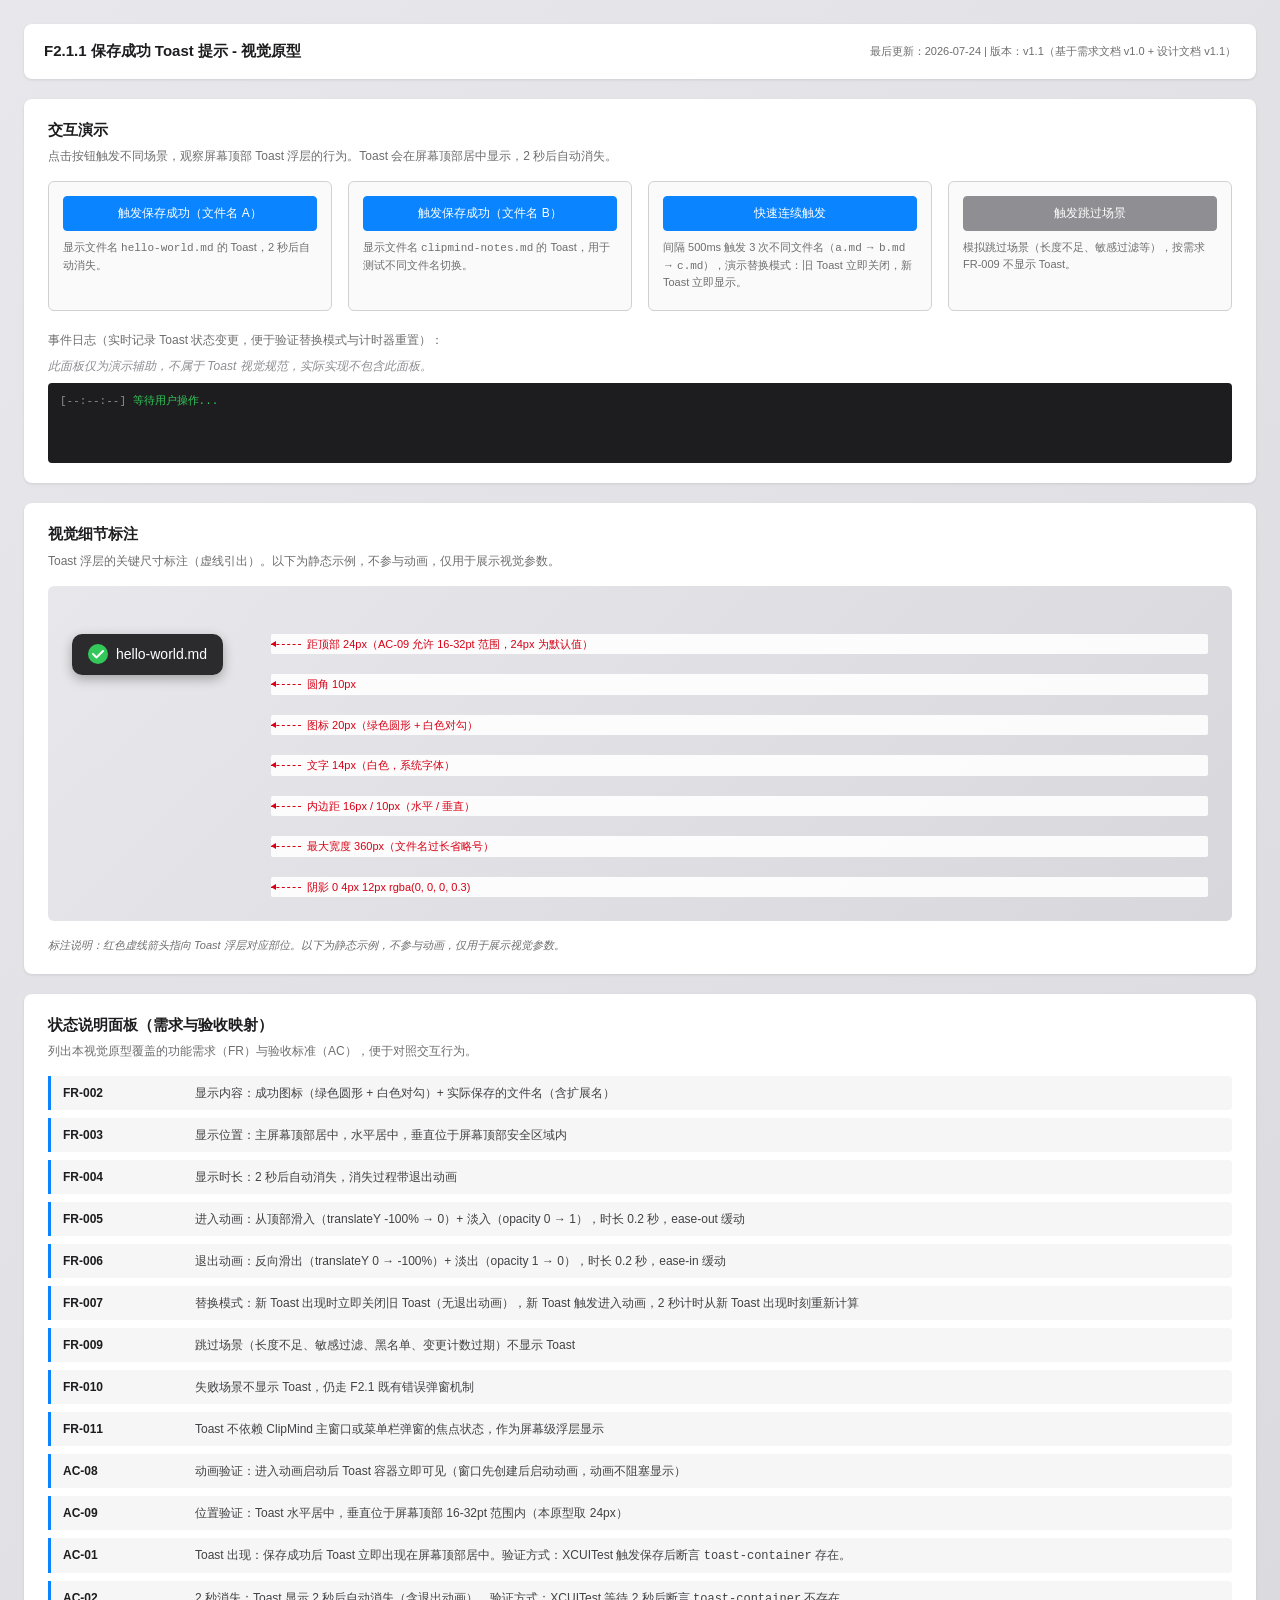
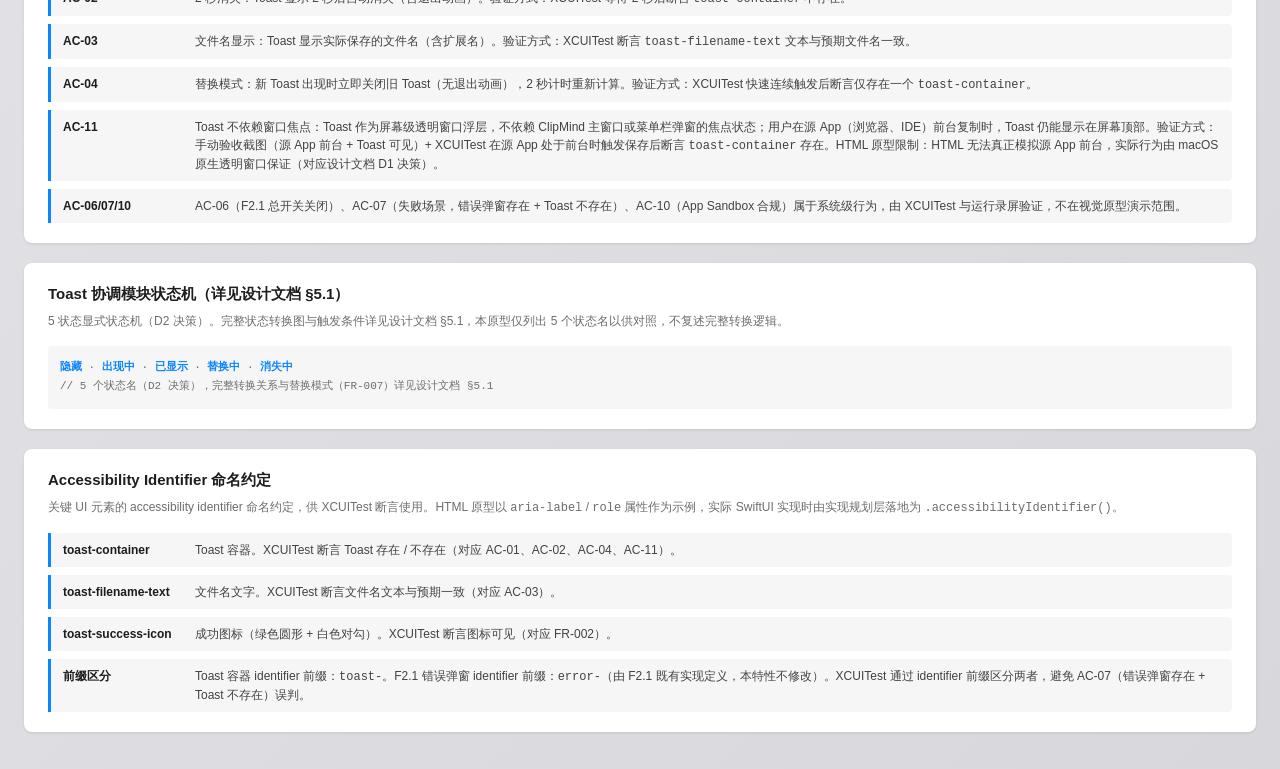
<file: docs/planning/P1/F2.1/F2.1.1_保存成功Toast_视觉原型.html>
<!DOCTYPE html>
<html lang="zh-CN">
<head>
    <meta charset="UTF-8">
    <meta name="viewport" content="width=device-width, initial-scale=1.0">
    <title>F2.1.1 保存成功 Toast 提示 - 视觉原型</title>
    <style>
        /* ========== 全局重置 ========== */
        * {
            box-sizing: border-box;
            margin: 0;
            padding: 0;
        }

        /* ========== 页面背景：模拟 macOS 桌面（浅灰渐变） ========== */
        body {
            font-family: -apple-system, BlinkMacSystemFont, "SF Pro Text", "PingFang SC", "Helvetica Neue", sans-serif;
            background: linear-gradient(135deg, #e8e8ec 0%, #d8d8dc 100%);
            color: #1d1d1f;
            font-size: 13px;
            line-height: 1.5;
            min-height: 100vh;
            padding: 24px;
        }

        /* ========== 页面头部（最后更新与版本信息，对齐 docs.md 规则） ========== */
        .page-header {
            background: #ffffff;
            border-radius: 8px;
            padding: 16px 20px;
            margin-bottom: 20px;
            box-shadow: 0 1px 3px rgba(0, 0, 0, 0.1);
            display: flex;
            justify-content: space-between;
            align-items: center;
        }

        .page-header h1 {
            font-size: 15px;
            font-weight: 600;
        }

        .page-header .meta {
            font-size: 11px;
            color: #6e6e70;
        }

        /* ========== 章节通用样式 ========== */
        .section {
            background: #ffffff;
            border-radius: 8px;
            padding: 20px 24px;
            margin-bottom: 20px;
            box-shadow: 0 1px 3px rgba(0, 0, 0, 0.1);
        }

        .section-title {
            font-size: 15px;
            font-weight: 600;
            margin-bottom: 6px;
            color: #1d1d1f;
        }

        .section-desc {
            font-size: 12px;
            color: #6e6e70;
            margin-bottom: 16px;
        }

        /* ========== Toast 容器：模拟屏幕级透明窗口（D1 决策） ========== */
        /* fixed 定位贴近视口顶部，模拟独立透明窗口；pointer-events:none 保证不抢焦点（对应 FR-011） */
        .toast-container {
            position: fixed;
            top: 24px; /* 距顶部 24px，模拟 macOS 屏幕顶部安全区域内（对应 AC-09：16-32pt 范围） */
            left: 0;
            right: 0;
            display: flex;
            justify-content: center; /* 水平居中（对应 FR-003） */
            z-index: 1000;
            pointer-events: none; /* 不拦截点击，对应 FR-011 不依赖窗口焦点 */
        }

        /* ========== Toast 浮层本体（macOS 系统深色风格） ========== */
        .toast {
            background: rgba(28, 28, 30, 0.92); /* 半透明深色背景，模拟 macOS 系统深色风格 */
            border-radius: 10px; /* 圆角半径 10px */
            padding: 10px 16px; /* 垂直 10px / 水平 16px 内边距 */
            display: flex;
            align-items: center;
            gap: 8px; /* 图标与文字间距 */
            max-width: 360px; /* 最大宽度 360px，文件名过长省略号 */
            box-shadow: 0 4px 12px rgba(0, 0, 0, 0.3); /* 柔和投影 */
            /* 进入动画初始状态：透明 + 顶部之上（动画通过 .visible / .exiting 类切换） */
            opacity: 0;
            transform: translateY(-100%); /* 从顶部之上滑入（对应 FR-005：从顶部滑入） */
            /* 进入动画：0.2 秒滑入 + 淡入（ease-out 对应 FR-005） */
            transition: opacity 0.2s ease-out, transform 0.2s ease-out;
        }

        /* 进入动画完成状态：可见 + 到位 */
        .toast.visible {
            opacity: 1;
            transform: translateY(0);
        }

        /* 退出动画状态：反向滑出 + 淡出（ease-in 对应 FR-006） */
        .toast.exiting {
            opacity: 0;
            transform: translateY(-100%);
            transition: opacity 0.2s ease-in, transform 0.2s ease-in;
        }

        /* ========== Toast 成功图标：绿色圆形 + 白色对勾（对应 FR-002） ========== */
        .toast-icon {
            width: 20px; /* 图标直径 20px */
            height: 20px;
            background: #34c759; /* macOS 系统绿色 */
            border-radius: 50%;
            display: flex;
            align-items: center;
            justify-content: center;
            flex-shrink: 0;
        }

        .toast-icon svg {
            width: 12px;
            height: 12px;
        }

        /* ========== Toast 文件名文字（对应 FR-002：显示文件名） ========== */
        .toast-text {
            color: #ffffff; /* 白色文字 */
            font-size: 14px; /* 字体大小 14px */
            font-family: -apple-system, BlinkMacSystemFont, "SF Pro Text", "PingFang SC", sans-serif;
            white-space: nowrap;
            overflow: hidden;
            text-overflow: ellipsis; /* 文件名过长省略号 */
            max-width: 300px;
        }

        /* ========== 交互按钮区 ========== */
        .button-grid {
            display: grid;
            grid-template-columns: repeat(auto-fit, minmax(260px, 1fr));
            gap: 16px;
        }

        .button-card {
            border: 1px solid #d1d1d1;
            border-radius: 6px;
            padding: 14px;
            background: #fafafa;
        }

        .button-card button {
            width: 100%;
            padding: 8px 12px;
            border: 1px solid #0a84ff;
            border-radius: 4px;
            background: #0a84ff;
            color: #ffffff;
            font-size: 12px;
            cursor: pointer;
            transition: background 0.15s;
        }

        .button-card button:hover {
            background: #0064d4;
        }

        .button-card button:active {
            transform: scale(0.98);
        }

        .button-card .button-desc {
            font-size: 11px;
            color: #6e6e70;
            margin-top: 8px;
            line-height: 1.5;
        }

        /* 跳过场景按钮：灰色样式（演示不弹 Toast） */
        .button-card.skip button {
            background: #8e8e93;
            border-color: #8e8e93;
        }

        .button-card.skip button:hover {
            background: #6d6d72;
        }

        /* 跳过场景提示行 */
        .skip-hint {
            font-size: 11px;
            color: #6e6e70;
            margin-top: 8px;
            font-style: italic;
            min-height: 16px;
        }

        /* ========== 状态说明面板（FR/AC 对应表） ========== */
        .spec-list {
            display: grid;
            grid-template-columns: 1fr;
            gap: 8px;
        }

        .spec-item {
            display: grid;
            grid-template-columns: 120px 1fr;
            gap: 12px;
            padding: 8px 12px;
            background: #f6f6f6;
            border-left: 3px solid #0a84ff;
            border-radius: 0 4px 4px 0;
            font-size: 12px;
        }

        .spec-item .spec-id {
            font-weight: 600;
            color: #1d1d1f;
        }

        .spec-item .spec-content {
            color: #424245;
        }

        /* ========== 视觉细节标注区（左右分栏 + 引线指向 Toast 对应部位） ==========
         * 修复说明：原方案使用绝对定位 + 硬编码坐标，导致标注漂浮且虚线不可见，
         * 无法指向 Toast 对应部位。改为 flex 左右分栏：Toast 在左，标注列表在右，
         * 每个标注项用 ::before 伪元素画水平虚线引线，::after 画箭头指向 Toast。 */
        .annotation-area {
            position: relative;
            background: linear-gradient(135deg, #e8e8ec 0%, #d8d8dc 100%);
            border-radius: 6px;
            padding: 24px;
            min-height: 200px;
            overflow: visible;
            display: flex;
            align-items: flex-start;
            gap: 48px;
        }

        /* 静态示例 Toast（左侧，不参与动画，仅用于标注尺寸） */
        .annotation-toast {
            position: relative;
            flex-shrink: 0;
            margin-top: 24px; /* 模拟距顶部 24px（AC-09） */
            background: rgba(28, 28, 30, 0.92);
            border-radius: 10px;
            padding: 10px 16px;
            display: flex;
            align-items: center;
            gap: 8px;
            box-shadow: 0 4px 12px rgba(0, 0, 0, 0.3);
        }

        /* 标注列表（右侧，与 Toast 顶部对齐） */
        .annotation-list {
            position: relative;
            flex: 1;
            padding-top: 24px; /* 与 Toast 顶部对齐 */
            display: flex;
            flex-direction: column;
            gap: 20px;
        }

        /* 单个标注项：左侧留空间画引线 */
        .annotation-item {
            position: relative;
            padding: 2px 0 2px 36px;
            font-size: 11px;
            color: #d70015;
            background: rgba(255, 255, 255, 0.9);
            border-radius: 2px;
            white-space: nowrap;
        }

        /* 引线：从标注左侧画水平虚线指向 Toast */
        .annotation-item::before {
            content: '';
            position: absolute;
            left: 0;
            top: 50%;
            width: 30px;
            border-top: 1px dashed #d70015;
        }

        /* 引线箭头：指向 Toast 方向（左侧三角） */
        .annotation-item::after {
            content: '';
            position: absolute;
            left: 0;
            top: 50%;
            transform: translateY(-50%);
            width: 0;
            height: 0;
            border-top: 3px solid transparent;
            border-bottom: 3px solid transparent;
            border-right: 5px solid #d70015;
        }

        /* 标注图例 */
        .annotation-legend {
            margin-top: 16px;
            font-size: 11px;
            color: #6e6e70;
            font-style: italic;
        }

        /* ========== 状态机可视化（对应设计文档 §5.1） ========== */
        .state-machine {
            background: #f6f6f6;
            border-radius: 4px;
            padding: 12px;
            font-family: "SF Mono", Menlo, monospace;
            font-size: 11px;
            color: #424245;
            line-height: 1.8;
            white-space: pre-wrap;
        }

        .state-machine .state-name {
            color: #0a84ff;
            font-weight: 600;
        }

        .state-machine .state-arrow {
            color: #6e6e70;
        }

        /* ========== 事件日志面板（演示交互的可观测性，对应 AC-08） ========== */
        .event-log {
            background: #1d1d1f;
            color: #34c759;
            border-radius: 4px;
            padding: 10px 12px;
            font-family: "SF Mono", Menlo, monospace;
            font-size: 11px;
            min-height: 80px;
            max-height: 160px;
            overflow-y: auto;
            line-height: 1.6;
        }

        .event-log .log-line {
            margin-bottom: 2px;
        }

        .event-log .log-time {
            color: #8e8e93;
        }

        .event-log .log-replace {
            color: #ff9f0a;
        }

        .event-log .log-skip {
            color: #8e8e93;
        }

        /* ========== 响应式：在窄屏下保持 Toast 顶部居中 ==========
         * 响应式仅服务于 HTML 预览（浏览器窗口缩放），macOS 原生 Toast 透明窗口尺寸固定，
         * 无需考虑响应式（实际 SwiftUI 实现不参考此段 CSS）。 */
        @media (max-width: 480px) {
            body {
                padding: 12px;
            }
            .toast {
                max-width: calc(100vw - 32px);
            }
            .button-grid {
                grid-template-columns: 1fr;
            }
        }
    </style>
</head>
<body>
    <!-- 页面头部：显示标题与版本信息（对齐 docs.md：HTML 页面头部显示最后更新与版本信息） -->
    <div class="page-header">
        <h1>F2.1.1 保存成功 Toast 提示 - 视觉原型</h1>
        <div class="meta">最后更新：2026-07-24 | 版本：v1.1（基于需求文档 v1.0 + 设计文档 v1.1）</div>
    </div>

    <!-- ========== Toast 容器：模拟屏幕级透明窗口（D1 决策，FR-011 不依赖窗口焦点） ========== -->
    <!-- pointer-events:none 保证不拦截源 App 的点击，对应"不抢焦点" -->
    <!-- 可访问性属性为示例：实际 SwiftUI 实现时由实现规划层落地为 .accessibilityIdentifier("toast-container") -->
    <div class="toast-container" id="toastContainer" role="status" aria-live="polite" aria-label="保存成功 Toast 容器">
        <!-- 动态创建的 Toast 元素插入这里 -->
    </div>

    <!-- ========== 交互演示区 ========== -->
    <div class="section">
        <div class="section-title">交互演示</div>
        <div class="section-desc">点击按钮触发不同场景，观察屏幕顶部 Toast 浮层的行为。Toast 会在屏幕顶部居中显示，2 秒后自动消失。</div>

        <div class="button-grid">
            <!-- 按钮 A：触发文件名 A -->
            <div class="button-card">
                <button onclick="triggerSaveSuccess('hello-world.md')">触发保存成功（文件名 A）</button>
                <div class="button-desc">显示文件名 <code>hello-world.md</code> 的 Toast，2 秒后自动消失。</div>
            </div>

            <!-- 按钮 B：触发文件名 B -->
            <div class="button-card">
                <button onclick="triggerSaveSuccess('clipmind-notes.md')">触发保存成功（文件名 B）</button>
                <div class="button-desc">显示文件名 <code>clipmind-notes.md</code> 的 Toast，用于测试不同文件名切换。</div>
            </div>

            <!-- 快速连续触发：演示替换模式 -->
            <div class="button-card">
                <button onclick="triggerRapidReplace()">快速连续触发</button>
                <div class="button-desc">间隔 500ms 触发 3 次不同文件名（<code>a.md</code> → <code>b.md</code> → <code>c.md</code>），演示替换模式：旧 Toast 立即关闭，新 Toast 立即显示。</div>
            </div>

            <!-- 跳过场景：不显示 Toast -->
            <div class="button-card skip">
                <button onclick="triggerSkipScenario()">触发跳过场景</button>
                <div class="button-desc">模拟跳过场景（长度不足、敏感过滤等），按需求 FR-009 不显示 Toast。</div>
                <div class="skip-hint" id="skipHint"></div>
            </div>
        </div>

        <!-- 事件日志：让交互可观测，对应 AC-08 进入动画启动后立即可见 -->
        <div style="margin-top: 20px;">
            <div class="section-desc" style="margin-bottom: 8px;">事件日志（实时记录 Toast 状态变更，便于验证替换模式与计时器重置）：</div>
            <div class="section-desc" style="margin-bottom: 8px; font-style: italic; color: #8e8e93;">此面板仅为演示辅助，不属于 Toast 视觉规范，实际实现不包含此面板。</div>
            <div class="event-log" id="eventLog">
                <div class="log-line"><span class="log-time">[--:--:--]</span> 等待用户操作...</div>
            </div>
        </div>
    </div>

    <!-- ========== 视觉细节标注区：静态示例 Toast + 关键尺寸标注 ========== -->
    <div class="section">
        <div class="section-title">视觉细节标注</div>
        <div class="section-desc">Toast 浮层的关键尺寸标注（虚线引出）。以下为静态示例，不参与动画，仅用于展示视觉参数。</div>

        <div class="annotation-area">
            <!-- 左侧：静态示例 Toast（可访问性属性为示例：实际 SwiftUI 实现时落地为 .accessibilityIdentifier()） -->
            <div class="annotation-toast" aria-label="保存成功 Toast 示例">
                <!-- 图标：内联 SVG 自包含绿色圆形 + 白色对勾，不依赖 .toast-icon 全局样式 -->
                <svg width="20" height="20" viewBox="0 0 20 20" role="img" aria-label="保存成功图标" aria-hidden="true">
                    <circle cx="10" cy="10" r="10" fill="#34c759"/>
                    <path d="M5 10 L8.5 13.5 L15 7" stroke="white" stroke-width="2" fill="none" stroke-linecap="round" stroke-linejoin="round"/>
                </svg>
                <!-- 文件名 -->
                <span class="toast-text" role="text" aria-label="文件名 hello-world.md">hello-world.md</span>
            </div>

            <!-- 右侧：标注列表（引线指向 Toast 对应部位） -->
            <div class="annotation-list">
                <div class="annotation-item">距顶部 24px（AC-09 允许 16-32pt 范围，24px 为默认值）</div>
                <div class="annotation-item">圆角 10px</div>
                <div class="annotation-item">图标 20px（绿色圆形 + 白色对勾）</div>
                <div class="annotation-item">文字 14px（白色，系统字体）</div>
                <div class="annotation-item">内边距 16px / 10px（水平 / 垂直）</div>
                <div class="annotation-item">最大宽度 360px（文件名过长省略号）</div>
                <div class="annotation-item">阴影 0 4px 12px rgba(0, 0, 0, 0.3)</div>
            </div>
        </div>
        <div class="annotation-legend">
            标注说明：红色虚线箭头指向 Toast 浮层对应部位。以下为静态示例，不参与动画，仅用于展示视觉参数。
        </div>
    </div>

    <!-- ========== 状态说明面板：FR / AC 对应表 ========== -->
    <div class="section">
        <div class="section-title">状态说明面板（需求与验收映射）</div>
        <div class="section-desc">列出本视觉原型覆盖的功能需求（FR）与验收标准（AC），便于对照交互行为。</div>

        <div class="spec-list">
            <div class="spec-item">
                <div class="spec-id">FR-002</div>
                <div class="spec-content">显示内容：成功图标（绿色圆形 + 白色对勾）+ 实际保存的文件名（含扩展名）</div>
            </div>
            <div class="spec-item">
                <div class="spec-id">FR-003</div>
                <div class="spec-content">显示位置：主屏幕顶部居中，水平居中，垂直位于屏幕顶部安全区域内</div>
            </div>
            <div class="spec-item">
                <div class="spec-id">FR-004</div>
                <div class="spec-content">显示时长：2 秒后自动消失，消失过程带退出动画</div>
            </div>
            <div class="spec-item">
                <div class="spec-id">FR-005</div>
                <div class="spec-content">进入动画：从顶部滑入（translateY -100% → 0）+ 淡入（opacity 0 → 1），时长 0.2 秒，ease-out 缓动</div>
            </div>
            <div class="spec-item">
                <div class="spec-id">FR-006</div>
                <div class="spec-content">退出动画：反向滑出（translateY 0 → -100%）+ 淡出（opacity 1 → 0），时长 0.2 秒，ease-in 缓动</div>
            </div>
            <div class="spec-item">
                <div class="spec-id">FR-007</div>
                <div class="spec-content">替换模式：新 Toast 出现时立即关闭旧 Toast（无退出动画），新 Toast 触发进入动画，2 秒计时从新 Toast 出现时刻重新计算</div>
            </div>
            <div class="spec-item">
                <div class="spec-id">FR-009</div>
                <div class="spec-content">跳过场景（长度不足、敏感过滤、黑名单、变更计数过期）不显示 Toast</div>
            </div>
            <div class="spec-item">
                <div class="spec-id">FR-010</div>
                <div class="spec-content">失败场景不显示 Toast，仍走 F2.1 既有错误弹窗机制</div>
            </div>
            <div class="spec-item">
                <div class="spec-id">FR-011</div>
                <div class="spec-content">Toast 不依赖 ClipMind 主窗口或菜单栏弹窗的焦点状态，作为屏幕级浮层显示</div>
            </div>
            <div class="spec-item">
                <div class="spec-id">AC-08</div>
                <div class="spec-content">动画验证：进入动画启动后 Toast 容器立即可见（窗口先创建后启动动画，动画不阻塞显示）</div>
            </div>
            <div class="spec-item">
                <div class="spec-id">AC-09</div>
                <div class="spec-content">位置验证：Toast 水平居中，垂直位于屏幕顶部 16-32pt 范围内（本原型取 24px）</div>
            </div>
            <div class="spec-item">
                <div class="spec-id">AC-01</div>
                <div class="spec-content">Toast 出现：保存成功后 Toast 立即出现在屏幕顶部居中。验证方式：XCUITest 触发保存后断言 <code>toast-container</code> 存在。</div>
            </div>
            <div class="spec-item">
                <div class="spec-id">AC-02</div>
                <div class="spec-content">2 秒消失：Toast 显示 2 秒后自动消失（含退出动画）。验证方式：XCUITest 等待 2 秒后断言 <code>toast-container</code> 不存在。</div>
            </div>
            <div class="spec-item">
                <div class="spec-id">AC-03</div>
                <div class="spec-content">文件名显示：Toast 显示实际保存的文件名（含扩展名）。验证方式：XCUITest 断言 <code>toast-filename-text</code> 文本与预期文件名一致。</div>
            </div>
            <div class="spec-item">
                <div class="spec-id">AC-04</div>
                <div class="spec-content">替换模式：新 Toast 出现时立即关闭旧 Toast（无退出动画），2 秒计时重新计算。验证方式：XCUITest 快速连续触发后断言仅存在一个 <code>toast-container</code>。</div>
            </div>
            <div class="spec-item">
                <div class="spec-id">AC-11</div>
                <div class="spec-content">Toast 不依赖窗口焦点：Toast 作为屏幕级透明窗口浮层，不依赖 ClipMind 主窗口或菜单栏弹窗的焦点状态；用户在源 App（浏览器、IDE）前台复制时，Toast 仍能显示在屏幕顶部。验证方式：手动验收截图（源 App 前台 + Toast 可见）+ XCUITest 在源 App 处于前台时触发保存后断言 <code>toast-container</code> 存在。HTML 原型限制：HTML 无法真正模拟源 App 前台，实际行为由 macOS 原生透明窗口保证（对应设计文档 D1 决策）。</div>
            </div>
            <div class="spec-item">
                <div class="spec-id">AC-06/07/10</div>
                <div class="spec-content">AC-06（F2.1 总开关关闭）、AC-07（失败场景，错误弹窗存在 + Toast 不存在）、AC-10（App Sandbox 合规）属于系统级行为，由 XCUITest 与运行录屏验证，不在视觉原型演示范围。</div>
            </div>
        </div>
    </div>

    <!-- ========== 状态机可视化：引用设计文档 §5.1（避免信息重复） ========== -->
    <div class="section">
        <div class="section-title">Toast 协调模块状态机（详见设计文档 §5.1）</div>
        <div class="section-desc">5 状态显式状态机（D2 决策）。完整状态转换图与触发条件详见设计文档 §5.1，本原型仅列出 5 个状态名以供对照，不复述完整转换逻辑。</div>

        <div class="state-machine"><span class="state-name">隐藏</span> <span class="state-arrow">·</span> <span class="state-name">出现中</span> <span class="state-arrow">·</span> <span class="state-name">已显示</span> <span class="state-arrow">·</span> <span class="state-name">替换中</span> <span class="state-arrow">·</span> <span class="state-name">消失中</span>
<span class="state-arrow">// 5 个状态名（D2 决策），完整转换关系与替换模式（FR-007）详见设计文档 §5.1</span></div>
    </div>

    <!-- ========== Accessibility Identifier 命名约定（XCUITest 与错误弹窗区分） ========== -->
    <div class="section">
        <div class="section-title">Accessibility Identifier 命名约定</div>
        <div class="section-desc">关键 UI 元素的 accessibility identifier 命名约定，供 XCUITest 断言使用。HTML 原型以 <code>aria-label</code> / <code>role</code> 属性作为示例，实际 SwiftUI 实现时由实现规划层落地为 <code>.accessibilityIdentifier()</code>。</div>

        <div class="spec-list">
            <div class="spec-item">
                <div class="spec-id">toast-container</div>
                <div class="spec-content">Toast 容器。XCUITest 断言 Toast 存在 / 不存在（对应 AC-01、AC-02、AC-04、AC-11）。</div>
            </div>
            <div class="spec-item">
                <div class="spec-id">toast-filename-text</div>
                <div class="spec-content">文件名文字。XCUITest 断言文件名文本与预期一致（对应 AC-03）。</div>
            </div>
            <div class="spec-item">
                <div class="spec-id">toast-success-icon</div>
                <div class="spec-content">成功图标（绿色圆形 + 白色对勾）。XCUITest 断言图标可见（对应 FR-002）。</div>
            </div>
            <div class="spec-item">
                <div class="spec-id">前缀区分</div>
                <div class="spec-content">Toast 容器 identifier 前缀：<code>toast-</code>。F2.1 错误弹窗 identifier 前缀：<code>error-</code>（由 F2.1 既有实现定义，本特性不修改）。XCUITest 通过 identifier 前缀区分两者，避免 AC-07（错误弹窗存在 + Toast 不存在）误判。</div>
            </div>
        </div>
    </div>

    <script>
        /* ========================================================
         * F2.1.1 保存成功 Toast - 视觉原型交互逻辑
         * 模拟 Toast 协调模块的状态机（隐藏 → 出现中 → 已显示 → 替换中 → 消失中）
         * ======================================================== */

        // 当前 Toast 元素引用（同时只允许一个 Toast 存在，对应 D2 状态机 + R-03 计时器单实例）
        let currentToast = null;
        // 2 秒计时器句柄（对应 FR-004）
        let hideTimer = null;
        // 退出动画结束后的清理计时器
        let exitCleanupTimer = null;

        /**
         * 触发保存成功场景：显示 Toast
         * @param {string} filename - 实际保存的文件名
         */
        function triggerSaveSuccess(filename) {
            logEvent(`保存成功：${filename}`, 'normal');

            // 替换模式（FR-007）：立即关闭旧 Toast（无退出动画），新 Toast 触发进入动画
            // 2 秒计时从新 Toast 出现时刻重新计算
            if (currentToast) {
                logEvent(`替换模式：立即关闭旧 Toast（${currentToast.querySelector('.toast-text').textContent}），无退出动画`, 'replace');
                clearTimeout(hideTimer);
                clearTimeout(exitCleanupTimer);
                currentToast.remove(); // 立即移除旧 Toast，不触发退出动画
                currentToast = null;
            }

            // 创建新 Toast 元素
            const toast = createToastElement(filename);
            document.getElementById('toastContainer').appendChild(toast);
            currentToast = toast;

            // 触发进入动画（FR-005）：先以初始状态渲染一帧，再切换到 .visible 触发 transition
            // 使用双 requestAnimationFrame 确保浏览器先应用初始样式，再播放动画
            requestAnimationFrame(() => {
                requestAnimationFrame(() => {
                    toast.classList.add('visible');
                    logEvent(`进入动画启动（0.2s 滑入 + 淡入）`, 'normal');
                });
            });

            // 启动 2 秒计时（FR-004），到期后触发退出动画（FR-006）
            hideTimer = setTimeout(() => {
                hideToast();
            }, 2000);
        }

        /**
         * 隐藏当前 Toast：触发退出动画，动画结束后移除元素
         */
        function hideToast() {
            if (!currentToast) return;

            const toast = currentToast;
            const filename = toast.querySelector('.toast-text').textContent;
            currentToast = null;

            // 切换到 .exiting 类触发退出动画（FR-006：反向滑出 + 淡出，0.2 秒，ease-in）
            toast.classList.remove('visible');
            toast.classList.add('exiting');
            logEvent(`退出动画启动（0.2s 滑出 + 淡出）：${filename}`, 'normal');

            // 退出动画结束后移除元素（对应 NFR-003：消失后立即释放资源）
            exitCleanupTimer = setTimeout(() => {
                toast.remove();
            }, 200);
        }

        /**
         * 创建 Toast DOM 元素
         * @param {string} filename - 文件名
         * @returns {HTMLElement}
         */
        function createToastElement(filename) {
            const toast = document.createElement('div');
            toast.className = 'toast'; // 初始状态：opacity:0, translateY(-100%)
            toast.innerHTML = `
                <div class="toast-icon" role="img" aria-label="保存成功图标">
                    <svg viewBox="0 0 14 14" fill="none" aria-hidden="true">
                        <path d="M2 7L5.5 10.5L12 4" stroke="white" stroke-width="2" stroke-linecap="round" stroke-linejoin="round"/>
                    </svg>
                </div>
                <div class="toast-text" role="text" aria-label="文件名 ${escapeAttr(filename)}">${escapeHtml(filename)}</div>
            `;
            return toast;
        }

        /**
         * 快速连续触发：模拟替换模式
         * 间隔 500ms 触发 3 次不同文件名，验证旧 Toast 立即关闭、新 Toast 立即显示
         */
        function triggerRapidReplace() {
            logEvent('开始快速连续触发（3 次，间隔 500ms）', 'replace');
            // 第一次触发
            triggerSaveSuccess('a.md');
            // 500ms 后触发第二次（替换 a.md）
            setTimeout(() => triggerSaveSuccess('b.md'), 500);
            // 1000ms 后触发第三次（替换 b.md）
            setTimeout(() => triggerSaveSuccess('c.md'), 1000);
        }

        /**
         * 触发跳过场景：不显示 Toast（对应 FR-009）
         * 跳过场景包括：长度不足、敏感过滤、黑名单 App、剪贴板变更计数过期等
         */
        function triggerSkipScenario() {
            logEvent('跳过场景：内容长度 < 阈值，按 FR-009 不显示 Toast', 'skip');
            const hint = document.getElementById('skipHint');
            hint.textContent = '✓ 已触发跳过场景，未显示 Toast（符合 FR-009）';
            // 3 秒后清空提示
            setTimeout(() => {
                hint.textContent = '';
            }, 3000);
        }

        /**
         * 向事件日志追加一行
         * @param {string} message - 日志消息
         * @param {'normal'|'replace'|'skip'} type - 日志类型（用于着色）
         */
        function logEvent(message, type = 'normal') {
            const log = document.getElementById('eventLog');
            const time = new Date().toLocaleTimeString('zh-CN', { hour12: false });
            const line = document.createElement('div');
            line.className = 'log-line';
            line.innerHTML = `<span class="log-time">[${time}]</span> <span class="log-${type}">${escapeHtml(message)}</span>`;
            log.appendChild(line);
            // 自动滚动到底部
            log.scrollTop = log.scrollHeight;
        }

        /**
         * HTML 转义，防止文件名中的特殊字符破坏 DOM
         * @param {string} text
         * @returns {string}
         */
        function escapeHtml(text) {
            const div = document.createElement('div');
            div.textContent = text;
            return div.innerHTML;
        }

        /**
         * 转义属性值，防止文件名中的特殊字符破坏 aria-label 属性
         * @param {string} text
         * @returns {string}
         */
        function escapeAttr(text) {
            return escapeHtml(text).replace(/"/g, '&quot;');
        }
    </script>

    <!--
    版本记录：
    | 版本 | 日期 | 变更 |
    |------|------|------|
    | v1.0 | 2026-07-24 | 初始版本，基于需求文档 v1.0 + 设计文档 v1.1；包含 Toast 浮层主视觉（macOS 深色风格）、进入/退出动画（0.2s 滑入滑出 + 淡入淡出）、替换模式演示、4 个交互按钮、FR/AC 状态说明面板、视觉细节标注（距顶部 24px / 圆角 10px / 图标 20px / 文字 14px / 内边距 16px/10px）、状态机可视化 |
    | v1.1 | 2026-07-24 | 根据 3 子代理审查修复 9 项：新增 Accessibility Identifier 命名约定区块（toast-container / toast-filename-text / toast-success-icon + 前缀区分 toast- 与 error-）；Toast 容器/文件名/图标添加 aria-label、role 等可访问性属性示例；状态说明面板补齐 AC-01/02/03/04/11 映射与 AC-06/07/10 系统级行为说明；事件日志面板添加演示辅助说明；状态机可视化改为引用设计文档 §5.1（保留 5 状态名）；距顶部 24px 标注补充可调整性说明；响应式 CSS 添加仅服务 HTML 预览注释 |
    -->
</body>
</html>
</file>
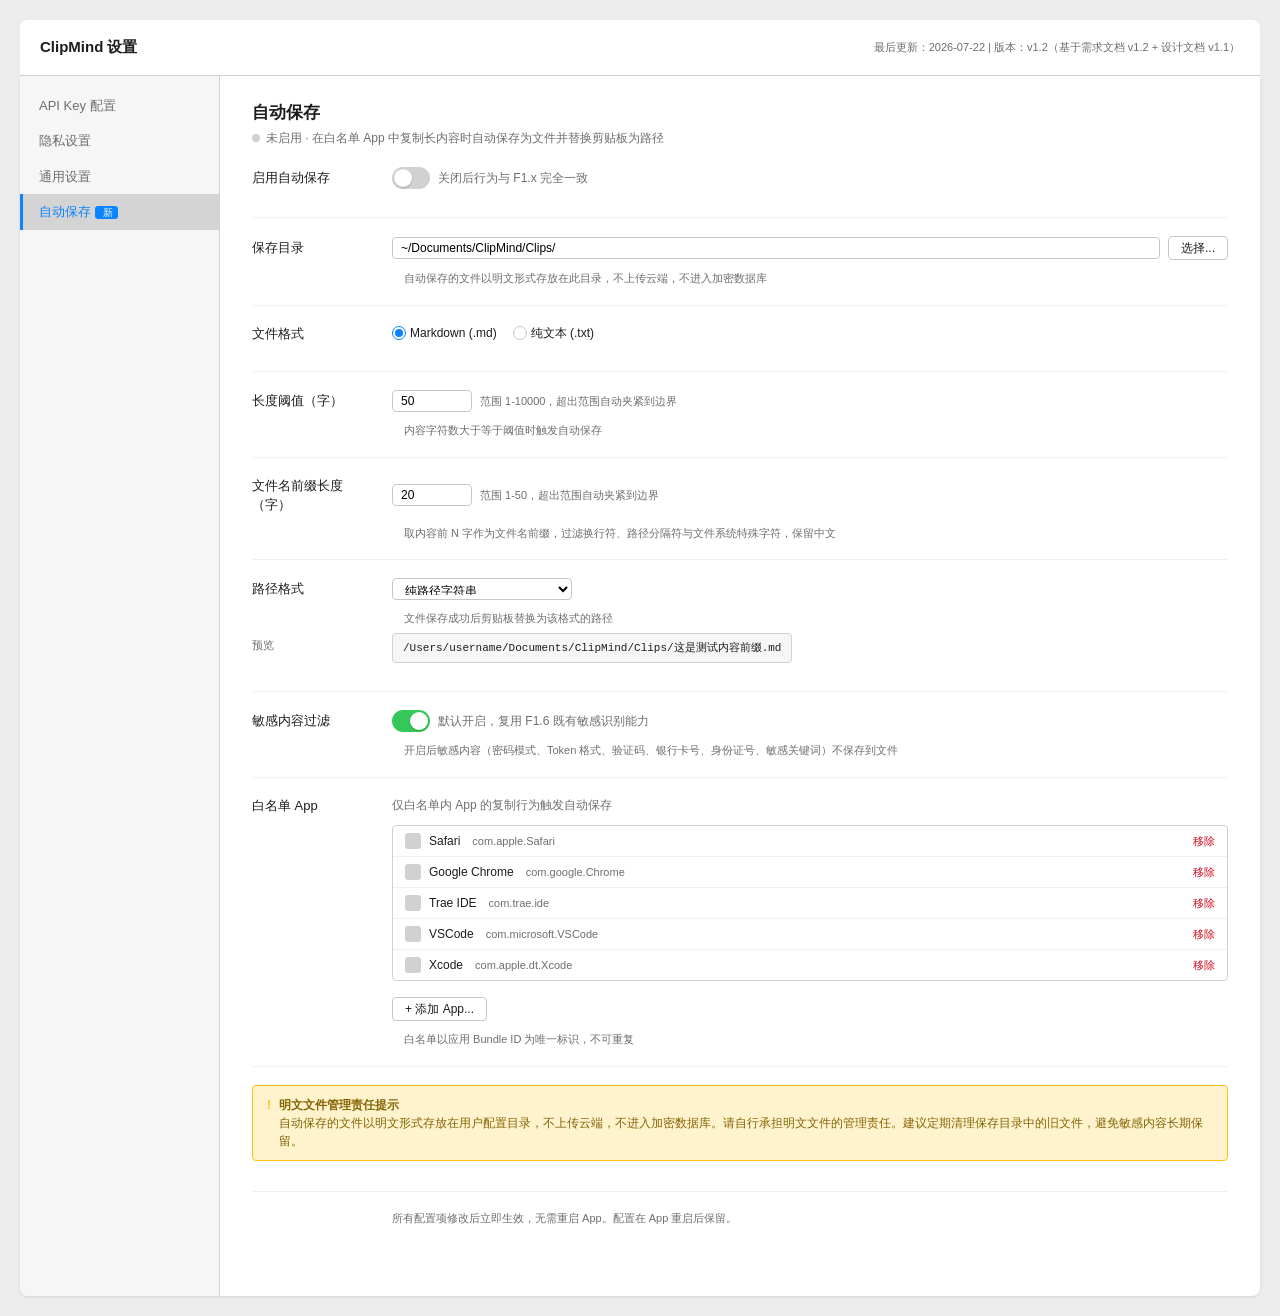
<file: docs/planning/P1/F2.1/F2.1_自动保存到文件_视觉原型.html>
<!DOCTYPE html>
<html lang="zh-CN">
<head>
    <meta charset="UTF-8">
    <meta name="viewport" content="width=device-width, initial-scale=1.0">
    <title>F2.1 自动保存到文件 - 视觉原型</title>
    <style>
        /* macOS 原生设置面板风格 */
        * {
            box-sizing: border-box;
            margin: 0;
            padding: 0;
        }

        body {
            font-family: -apple-system, BlinkMacSystemFont, "SF Pro Text", "PingFang SC", "Helvetica Neue", sans-serif;
            background: #ececec;
            color: #1d1d1f;
            font-size: 13px;
            line-height: 1.5;
            padding: 20px;
        }

        .header {
            background: #ffffff;
            border-radius: 8px 8px 0 0;
            padding: 16px 20px;
            border-bottom: 1px solid #d1d1d1;
            display: flex;
            justify-content: space-between;
            align-items: center;
        }

        .header h1 {
            font-size: 15px;
            font-weight: 600;
        }

        .header .meta {
            font-size: 11px;
            color: #6e6e70;
        }

        .container {
            background: #ffffff;
            border-radius: 0 0 8px 8px;
            display: flex;
            min-height: 600px;
            box-shadow: 0 1px 3px rgba(0, 0, 0, 0.1);
        }

        /* 左侧侧边栏 */
        .sidebar {
            width: 200px;
            background: #f6f6f6;
            border-right: 1px solid #d1d1d1;
            padding: 12px 0;
            border-radius: 0 0 0 8px;
        }

        .sidebar-item {
            padding: 8px 16px;
            font-size: 13px;
            color: #1d1d1f;
            cursor: pointer;
            border-left: 3px solid transparent;
        }

        .sidebar-item:hover {
            background: #e8e8e8;
        }

        .sidebar-item.active {
            background: #d4d4d4;
            border-left-color: #0a84ff;
            font-weight: 500;
        }

        .sidebar-item.existing {
            color: #6e6e70;
        }

        .sidebar-item.new {
            color: #0a84ff;
            font-weight: 500;
        }

        .sidebar-item.new::after {
            content: " 新";
            font-size: 10px;
            background: #0a84ff;
            color: #ffffff;
            padding: 1px 5px;
            border-radius: 3px;
            margin-left: 4px;
            vertical-align: middle;
        }

        /* 右侧内容区 */
        .content {
            flex: 1;
            padding: 24px 32px;
            overflow-y: auto;
        }

        .section-title {
            font-size: 17px;
            font-weight: 600;
            margin-bottom: 4px;
            color: #1d1d1f;
        }

        .section-desc {
            font-size: 12px;
            color: #6e6e70;
            margin-bottom: 20px;
        }

        .form-group {
            margin-bottom: 18px;
            padding-bottom: 18px;
            border-bottom: 1px solid #f0f0f0;
        }

        .form-group:last-child {
            border-bottom: none;
        }

        .form-row {
            display: flex;
            align-items: center;
            margin-bottom: 10px;
        }

        .form-label {
            width: 140px;
            font-size: 13px;
            color: #1d1d1f;
            padding-right: 12px;
        }

        .form-value {
            flex: 1;
            display: flex;
            align-items: center;
            gap: 8px;
        }

        /* macOS 风格开关 */
        .switch {
            position: relative;
            width: 38px;
            height: 22px;
            background: #d1d1d1;
            border-radius: 11px;
            cursor: pointer;
            transition: background 0.2s;
        }

        .switch.on {
            background: #34c759;
        }

        .switch::after {
            content: "";
            position: absolute;
            top: 2px;
            left: 2px;
            width: 18px;
            height: 18px;
            background: #ffffff;
            border-radius: 50%;
            transition: transform 0.2s;
            box-shadow: 0 1px 2px rgba(0, 0, 0, 0.2);
        }

        .switch.on::after {
            transform: translateX(16px);
        }

        /* 输入框 */
        .input-text {
            flex: 1;
            height: 22px;
            padding: 4px 8px;
            border: 1px solid #c7c7c7;
            border-radius: 4px;
            font-size: 12px;
            background: #ffffff;
            min-width: 0;
        }

        .input-text:focus {
            outline: none;
            border-color: #0a84ff;
            box-shadow: 0 0 0 3px rgba(10, 132, 255, 0.2);
        }

        /* 数字输入框 */
        .input-number {
            width: 80px;
            height: 22px;
            padding: 4px 8px;
            border: 1px solid #c7c7c7;
            border-radius: 4px;
            font-size: 12px;
            background: #ffffff;
        }

        /* 下拉选择 */
        .select {
            height: 22px;
            padding: 4px 8px;
            border: 1px solid #c7c7c7;
            border-radius: 4px;
            font-size: 12px;
            background: #ffffff;
            min-width: 180px;
        }

        /* 按钮 */
        .btn {
            height: 24px;
            padding: 0 12px;
            border: 1px solid #c7c7c7;
            border-radius: 4px;
            font-size: 12px;
            background: #ffffff;
            cursor: pointer;
            color: #1d1d1f;
        }

        .btn:hover {
            background: #f0f0f0;
        }

        .btn-primary {
            background: #0a84ff;
            color: #ffffff;
            border-color: #0a84ff;
        }

        .btn-primary:hover {
            background: #0064d4;
        }

        .btn-danger {
            color: #d70015;
        }

        /* 单选按钮组 */
        .radio-group {
            display: flex;
            gap: 16px;
        }

        .radio-item {
            display: flex;
            align-items: center;
            gap: 4px;
            font-size: 12px;
        }

        .radio {
            width: 14px;
            height: 14px;
            border: 1px solid #c7c7c7;
            border-radius: 50%;
            cursor: pointer;
            position: relative;
        }

        .radio.checked {
            border-color: #0a84ff;
        }

        .radio.checked::after {
            content: "";
            position: absolute;
            top: 2px;
            left: 2px;
            width: 8px;
            height: 8px;
            background: #0a84ff;
            border-radius: 50%;
        }

        /* 白名单 App 列表 */
        .whitelist-list {
            border: 1px solid #d1d1d1;
            border-radius: 4px;
            background: #ffffff;
            min-height: 120px;
            max-height: 180px;
            overflow-y: auto;
        }

        .whitelist-item {
            padding: 6px 12px;
            display: flex;
            justify-content: space-between;
            align-items: center;
            border-bottom: 1px solid #f0f0f0;
            font-size: 12px;
        }

        .whitelist-item:last-child {
            border-bottom: none;
        }

        .whitelist-item .app-info {
            display: flex;
            align-items: center;
            gap: 8px;
        }

        .whitelist-item .app-icon {
            width: 16px;
            height: 16px;
            background: #d1d1d1;
            border-radius: 3px;
            display: inline-block;
        }

        .whitelist-item .bundle-id {
            color: #6e6e70;
            font-size: 11px;
            margin-left: 4px;
        }

        .whitelist-item .remove-btn {
            color: #d70015;
            cursor: pointer;
            font-size: 11px;
        }

        /* 提示信息 */
        .notice {
            background: #fff3cd;
            border: 1px solid #ffc107;
            border-radius: 4px;
            padding: 10px 14px;
            margin: 12px 0;
            font-size: 12px;
            color: #856404;
            display: flex;
            align-items: flex-start;
            gap: 8px;
        }

        .notice-icon {
            font-weight: bold;
            color: #ffc107;
        }

        .notice.warning {
            background: #fef3f3;
            border-color: #d70015;
            color: #d70015;
        }

        .notice.warning .notice-icon {
            color: #d70015;
        }

        /* 二次确认弹窗 */
        .modal-overlay {
            position: fixed;
            top: 0;
            left: 0;
            right: 0;
            bottom: 0;
            background: rgba(0, 0, 0, 0.4);
            display: flex;
            align-items: center;
            justify-content: center;
            z-index: 100;
        }

        .modal {
            background: #ffffff;
            border-radius: 8px;
            padding: 20px;
            width: 420px;
            box-shadow: 0 4px 16px rgba(0, 0, 0, 0.2);
        }

        .modal-title {
            font-size: 15px;
            font-weight: 600;
            margin-bottom: 12px;
        }

        .modal-body {
            font-size: 12px;
            color: #1d1d1f;
            margin-bottom: 16px;
            line-height: 1.6;
        }

        .modal-actions {
            display: flex;
            justify-content: flex-end;
            gap: 8px;
        }

        /* 配置项说明 */
        .field-hint {
            font-size: 11px;
            color: #6e6e70;
            margin-top: 4px;
            margin-left: 152px;
        }

        /* 状态指示 */
        .status-indicator {
            display: inline-block;
            width: 8px;
            height: 8px;
            border-radius: 50%;
            margin-right: 6px;
        }

        .status-indicator.active {
            background: #34c759;
        }

        .status-indicator.inactive {
            background: #d1d1d1;
        }

        /* 路径格式预览 */
        .path-preview {
            background: #f6f6f6;
            border: 1px solid #d1d1d1;
            border-radius: 4px;
            padding: 6px 10px;
            font-family: "SF Mono", Menlo, monospace;
            font-size: 11px;
            color: #1d1d1f;
            word-break: break-all;
            margin-top: 6px;
        }

        /* 错误提示 */
        .error-message {
            color: #d70015;
            font-size: 11px;
            margin-left: 8px;
        }
    </style>
</head>
<body>
    <div class="header">
        <h1>ClipMind 设置</h1>
        <div class="meta">最后更新：2026-07-22 | 版本：v1.2（基于需求文档 v1.2 + 设计文档 v1.1）</div>
    </div>

    <div class="container">
        <!-- 左侧侧边栏 -->
        <div class="sidebar">
            <div class="sidebar-item existing">API Key 配置</div>
            <div class="sidebar-item existing">隐私设置</div>
            <div class="sidebar-item existing">通用设置</div>
            <div class="sidebar-item new active">自动保存</div>
        </div>

        <!-- 右侧内容区 -->
        <div class="content">
            <div class="section-title">自动保存</div>
            <div class="section-desc">
                <span class="status-indicator inactive"></span>未启用 · 在白名单 App 中复制长内容时自动保存为文件并替换剪贴板为路径
            </div>

            <!-- 总开关 -->
            <div class="form-group">
                <div class="form-row">
                    <div class="form-label">启用自动保存</div>
                    <div class="form-value">
                        <div class="switch" onclick="this.classList.toggle('on')"></div>
                        <span style="font-size: 12px; color: #6e6e70;">关闭后行为与 F1.x 完全一致</span>
                    </div>
                </div>
            </div>

            <!-- 保存目录 -->
            <div class="form-group">
                <div class="form-row">
                    <div class="form-label">保存目录</div>
                    <div class="form-value">
                        <input type="text" class="input-text" value="~/Documents/ClipMind/Clips/" readonly>
                        <button class="btn">选择...</button>
                    </div>
                </div>
                <div class="field-hint">自动保存的文件以明文形式存放在此目录，不上传云端，不进入加密数据库</div>
            </div>

            <!-- 文件格式 -->
            <div class="form-group">
                <div class="form-row">
                    <div class="form-label">文件格式</div>
                    <div class="form-value">
                        <div class="radio-group">
                            <div class="radio-item">
                                <div class="radio checked"></div>
                                <span>Markdown (.md)</span>
                            </div>
                            <div class="radio-item">
                                <div class="radio"></div>
                                <span>纯文本 (.txt)</span>
                            </div>
                        </div>
                    </div>
                </div>
            </div>

            <!-- 长度阈值 -->
            <div class="form-group">
                <div class="form-row">
                    <div class="form-label">长度阈值（字）</div>
                    <div class="form-value">
                        <input type="number" class="input-number" value="50" min="1" max="10000">
                        <span style="font-size: 11px; color: #6e6e70;">范围 1-10000，超出范围自动夹紧到边界</span>
                    </div>
                </div>
                <div class="field-hint">内容字符数大于等于阈值时触发自动保存</div>
            </div>

            <!-- 文件名长度 -->
            <div class="form-group">
                <div class="form-row">
                    <div class="form-label">文件名前缀长度（字）</div>
                    <div class="form-value">
                        <input type="number" class="input-number" value="20" min="1" max="50">
                        <span style="font-size: 11px; color: #6e6e70;">范围 1-50，超出范围自动夹紧到边界</span>
                    </div>
                </div>
                <div class="field-hint">取内容前 N 字作为文件名前缀，过滤换行符、路径分隔符与文件系统特殊字符，保留中文</div>
            </div>

            <!-- 路径格式 -->
            <div class="form-group">
                <div class="form-row">
                    <div class="form-label">路径格式</div>
                    <div class="form-value">
                        <select class="select">
                            <option>纯路径字符串</option>
                            <option>file:// URI</option>
                            <option>Markdown 链接</option>
                        </select>
                    </div>
                </div>
                <div class="field-hint">文件保存成功后剪贴板替换为该格式的路径</div>
                <div class="form-row">
                    <div class="form-label" style="font-size: 11px; color: #6e6e70;">预览</div>
                    <div class="form-value">
                        <div class="path-preview">/Users/username/Documents/ClipMind/Clips/这是测试内容前缀.md</div>
                    </div>
                </div>
            </div>

            <!-- 敏感过滤 -->
            <div class="form-group">
                <div class="form-row">
                    <div class="form-label">敏感内容过滤</div>
                    <div class="form-value">
                        <div class="switch on" onclick="toggleSensitive(this)"></div>
                        <span style="font-size: 12px; color: #6e6e70;">默认开启，复用 F1.6 既有敏感识别能力</span>
                    </div>
                </div>
                <div class="field-hint">开启后敏感内容（密码模式、Token 格式、验证码、银行卡号、身份证号、敏感关键词）不保存到文件</div>
            </div>

            <!-- 白名单 App 管理 -->
            <div class="form-group">
                <div class="form-row">
                    <div class="form-label">白名单 App</div>
                    <div class="form-value">
                        <span style="font-size: 12px; color: #6e6e70;">仅白名单内 App 的复制行为触发自动保存</span>
                    </div>
                </div>
                <div class="form-row">
                    <div class="form-label"></div>
                    <div class="form-value" style="flex-direction: column; align-items: stretch;">
                        <div class="whitelist-list">
                            <div class="whitelist-item">
                                <div class="app-info">
                                    <span class="app-icon"></span>
                                    <span>Safari</span>
                                    <span class="bundle-id">com.apple.Safari</span>
                                </div>
                                <span class="remove-btn">移除</span>
                            </div>
                            <div class="whitelist-item">
                                <div class="app-info">
                                    <span class="app-icon"></span>
                                    <span>Google Chrome</span>
                                    <span class="bundle-id">com.google.Chrome</span>
                                </div>
                                <span class="remove-btn">移除</span>
                            </div>
                            <div class="whitelist-item">
                                <div class="app-info">
                                    <span class="app-icon"></span>
                                    <span>Trae IDE</span>
                                    <span class="bundle-id">com.trae.ide</span>
                                </div>
                                <span class="remove-btn">移除</span>
                            </div>
                            <div class="whitelist-item">
                                <div class="app-info">
                                    <span class="app-icon"></span>
                                    <span>VSCode</span>
                                    <span class="bundle-id">com.microsoft.VSCode</span>
                                </div>
                                <span class="remove-btn">移除</span>
                            </div>
                            <div class="whitelist-item">
                                <div class="app-info">
                                    <span class="app-icon"></span>
                                    <span>Xcode</span>
                                    <span class="bundle-id">com.apple.dt.Xcode</span>
                                </div>
                                <span class="remove-btn">移除</span>
                            </div>
                        </div>
                        <div style="margin-top: 8px; display: flex; gap: 8px;">
                            <button class="btn">+ 添加 App...</button>
                        </div>
                    </div>
                </div>
                <div class="field-hint">白名单以应用 Bundle ID 为唯一标识，不可重复</div>
            </div>

            <!-- 明文文件管理责任提示 -->
            <div class="form-group">
                <div class="notice">
                    <span class="notice-icon">!</span>
                    <div>
                        <strong>明文文件管理责任提示</strong><br>
                        自动保存的文件以明文形式存放在用户配置目录，不上传云端，不进入加密数据库。请自行承担明文文件的管理责任。建议定期清理保存目录中的旧文件，避免敏感内容长期保留。
                    </div>
                </div>
            </div>

            <!-- 配置生效说明 -->
            <div class="form-group">
                <div class="form-row">
                    <div class="form-label"></div>
                    <div class="form-value">
                        <span style="font-size: 11px; color: #6e6e70;">所有配置项修改后立即生效，无需重启 App。配置在 App 重启后保留。</span>
                    </div>
                </div>
            </div>
        </div>
    </div>

    <!-- 二次确认弹窗（关闭敏感过滤时显示） -->
    <div class="modal-overlay" id="confirmModal" style="display: none;">
        <div class="modal">
            <div class="modal-title">关闭敏感内容过滤</div>
            <div class="modal-body">
                关闭敏感内容过滤后，<strong>包含密码、Token、验证码、银行卡号、身份证号等敏感信息的内容将被保存到明文文件</strong>，存在泄露风险。<br><br>
                建议仅在确实需要保存敏感内容到文件的场景下关闭此选项，并自行承担明文文件的管理责任。<br><br>
                确认要关闭敏感内容过滤吗？
            </div>
            <div class="modal-actions">
                <button class="btn" onclick="cancelSensitive()">取消</button>
                <button class="btn btn-primary" onclick="confirmSensitive()">确认关闭</button>
            </div>
        </div>
    </div>

    <script>
        function toggleSensitive(elem) {
            if (elem.classList.contains('on')) {
                // 当前开启，将要关闭 → 显示二次确认
                document.getElementById('confirmModal').style.display = 'flex';
            } else {
                // 当前关闭，将要开启 → 直接切换
                elem.classList.add('on');
            }
        }

        function cancelSensitive() {
            document.getElementById('confirmModal').style.display = 'none';
        }

        function confirmSensitive() {
            document.getElementById('confirmModal').style.display = 'none';
            // 找到敏感过滤开关并关闭
            const switches = document.querySelectorAll('.switch');
            switches[1].classList.remove('on');
        }

        // 单选按钮切换
        document.querySelectorAll('.radio-item').forEach(item => {
            item.addEventListener('click', function() {
                const parent = this.parentElement;
                parent.querySelectorAll('.radio').forEach(r => r.classList.remove('checked'));
                this.querySelector('.radio').classList.add('checked');
            });
        });

        // 路径格式预览更新
        document.querySelector('.select').addEventListener('change', function() {
            const preview = document.querySelector('.path-preview');
            const path = '/Users/username/Documents/ClipMind/Clips/这是测试内容前缀.md';
            if (this.value === 'file:// URI') {
                preview.textContent = 'file://' + path;
            } else if (this.value === 'Markdown 链接') {
                preview.textContent = '[这是测试内容前缀.md](file://' + path + ')';
            } else {
                preview.textContent = path;
            }
        });

        // 侧边栏切换
        document.querySelectorAll('.sidebar-item').forEach(item => {
            item.addEventListener('click', function() {
                document.querySelectorAll('.sidebar-item').forEach(i => i.classList.remove('active'));
                this.classList.add('active');
            });
        });
    </script>

    <!--
    版本记录：
    | 版本 | 日期 | 变更 |
    |------|------|------|
    | v1.0 | 2026-07-21 | 初始版本，基于需求文档 v1.0 + 设计文档 v1.0 |
    | v1.1 | 2026-07-22 | 总开关默认状态改为关闭（对齐 FR-001），状态指示器改为 inactive，状态文本改为"未启用"，文档基准更新为需求文档 v1.1 + 设计文档 v1.1 |
    | v1.2 | 2026-07-22 | 长度阈值/文件名长度提示文本从"超出范围使用默认值"改为"超出范围自动夹紧到边界"，对齐需求文档 v1.2 C-04/C-05 与决策 C2 |
    -->
</body>
</html>
</file>
<file: docs/web/styles.css>
/* ============================================================
   ClipMind Web 交互预览页 - 样式表
   设计风格继承自 docs/ClipMind.html
   ============================================================ */

:root {
  --bg-0: #0a0a0f;
  --bg-1: #0f0f17;
  --bg-2: #14141f;
  --bg-3: #1a1a28;
  --surface: rgba(255, 255, 255, 0.03);
  --surface-hover: rgba(255, 255, 255, 0.06);
  --border: rgba(255, 255, 255, 0.08);
  --border-strong: rgba(255, 255, 255, 0.14);
  --text-0: #f5f5f7;
  --text-1: #c7c7d1;
  --text-2: #8a8a99;
  --text-3: #5a5a6e;
  --accent-violet: #8b5cf6;
  --accent-cyan: #22d3ee;
  --accent-amber: #fbbf24;
  --accent-rose: #fb7185;
  --accent-emerald: #34d399;
  --grad-primary: linear-gradient(135deg, #8b5cf6 0%, #22d3ee 100%);
  --grad-warm: linear-gradient(135deg, #fb7185 0%, #fbbf24 100%);
  --grad-cool: linear-gradient(135deg, #34d399 0%, #22d3ee 100%);
  --shadow-glow: 0 0 80px rgba(139, 92, 246, 0.25);
  --shadow-card: 0 20px 60px rgba(0, 0, 0, 0.4);
  --radius-sm: 8px;
  --radius-md: 12px;
  --radius-lg: 16px;
  --radius-xl: 20px;
}

* { margin: 0; padding: 0; box-sizing: border-box; }

html { scroll-behavior: smooth; }

body {
  font-family: 'Noto Sans SC', -apple-system, BlinkMacSystemFont, sans-serif;
  background: var(--bg-0);
  color: var(--text-0);
  line-height: 1.6;
  overflow-x: hidden;
  -webkit-font-smoothing: antialiased;
  -moz-osx-font-smoothing: grayscale;
}

/* 背景氛围层 */
.ambient-bg {
  position: fixed;
  inset: 0;
  z-index: -1;
  overflow: hidden;
  pointer-events: none;
}
.ambient-bg::before {
  content: '';
  position: absolute;
  top: -20%;
  left: -10%;
  width: 60%;
  height: 60%;
  background: radial-gradient(circle, rgba(139, 92, 246, 0.15) 0%, transparent 60%);
  filter: blur(80px);
  animation: float1 20s ease-in-out infinite;
}
.ambient-bg::after {
  content: '';
  position: absolute;
  bottom: -20%;
  right: -10%;
  width: 60%;
  height: 60%;
  background: radial-gradient(circle, rgba(34, 211, 238, 0.12) 0%, transparent 60%);
  filter: blur(80px);
  animation: float2 25s ease-in-out infinite;
}
@keyframes float1 {
  0%, 100% { transform: translate(0, 0) scale(1); }
  50% { transform: translate(10%, 10%) scale(1.1); }
}
@keyframes float2 {
  0%, 100% { transform: translate(0, 0) scale(1); }
  50% { transform: translate(-10%, -10%) scale(1.1); }
}

/* 噪点纹理 */
.noise {
  position: fixed;
  inset: 0;
  z-index: -1;
  opacity: 0.025;
  pointer-events: none;
  background-image: url("data:image/svg+xml,%3Csvg viewBox='0 0 200 200' xmlns='http://www.w3.org/2000/svg'%3E%3Cfilter id='n'%3E%3CfeTurbulence type='fractalNoise' baseFrequency='0.9' numOctaves='3'/%3E%3C/filter%3E%3Crect width='100%25' height='100%25' filter='url(%23n)'/%3E%3C/svg%3E");
}

/* 导航栏 */
nav {
  position: fixed;
  top: 0;
  left: 0;
  right: 0;
  z-index: 100;
  padding: 18px 48px;
  display: flex;
  justify-content: space-between;
  align-items: center;
  backdrop-filter: blur(20px);
  -webkit-backdrop-filter: blur(20px);
  background: rgba(10, 10, 15, 0.6);
  border-bottom: 1px solid var(--border);
  transition: all 0.3s ease;
}
nav.scrolled {
  padding: 12px 48px;
  background: rgba(10, 10, 15, 0.85);
}
.logo {
  display: flex;
  align-items: center;
  gap: 10px;
  font-family: 'Fraunces', serif;
  font-weight: 600;
  font-size: 22px;
  letter-spacing: -0.02em;
  color: var(--text-0);
  text-decoration: none;
}
.logo-mark {
  width: 32px;
  height: 32px;
  border-radius: 9px;
  background: var(--grad-primary);
  display: flex;
  align-items: center;
  justify-content: center;
  box-shadow: 0 4px 20px rgba(139, 92, 246, 0.4);
  position: relative;
  overflow: hidden;
}
.logo-mark::before {
  content: '';
  position: absolute;
  inset: 0;
  background: linear-gradient(135deg, transparent 40%, rgba(255,255,255,0.3) 50%, transparent 60%);
  animation: shimmer 3s infinite;
}
@keyframes shimmer {
  0% { transform: translateX(-100%); }
  100% { transform: translateX(100%); }
}
.logo-mark svg { width: 18px; height: 18px; position: relative; z-index: 1; }
.nav-links {
  display: flex;
  gap: 36px;
  list-style: none;
}
.nav-links a {
  color: var(--text-1);
  text-decoration: none;
  font-size: 14px;
  font-weight: 500;
  transition: color 0.2s;
  position: relative;
}
.nav-links a:hover { color: var(--text-0); }
.nav-cta {
  padding: 9px 20px;
  background: var(--surface);
  border: 1px solid var(--border-strong);
  border-radius: 100px;
  color: var(--text-0);
  font-size: 13px;
  font-weight: 500;
  cursor: pointer;
  transition: all 0.2s;
  text-decoration: none;
  display: inline-flex;
  align-items: center;
  gap: 6px;
}
.nav-cta:hover {
  background: var(--surface-hover);
  border-color: var(--accent-violet);
}

/* Hero 区域 */
.hero {
  min-height: 100vh;
  display: flex;
  align-items: center;
  justify-content: center;
  padding: 120px 48px 80px;
  position: relative;
  overflow: hidden;
}
.hero-content {
  max-width: 1200px;
  width: 100%;
  display: grid;
  grid-template-columns: 1.1fr 1fr;
  gap: 80px;
  align-items: center;
}
.hero-text { position: relative; }
.hero-badge {
  display: inline-flex;
  align-items: center;
  gap: 8px;
  padding: 6px 14px;
  background: var(--surface);
  border: 1px solid var(--border-strong);
  border-radius: 100px;
  font-size: 12px;
  color: var(--text-1);
  margin-bottom: 32px;
  font-family: 'JetBrains Mono', monospace;
}
.hero-badge .dot {
  width: 6px;
  height: 6px;
  border-radius: 50%;
  background: var(--accent-emerald);
  box-shadow: 0 0 10px var(--accent-emerald);
  animation: pulse 2s infinite;
}
@keyframes pulse {
  0%, 100% { opacity: 1; }
  50% { opacity: 0.4; }
}
.hero h1 {
  font-family: 'Fraunces', serif;
  font-size: clamp(40px, 5.5vw, 76px);
  font-weight: 400;
  line-height: 1.05;
  letter-spacing: -0.04em;
  margin-bottom: 28px;
}
.hero h1 .accent {
  font-style: italic;
  font-weight: 300;
  background: var(--grad-primary);
  -webkit-background-clip: text;
  background-clip: text;
  -webkit-text-fill-color: transparent;
}
.hero p.lead {
  font-size: 18px;
  color: var(--text-1);
  line-height: 1.7;
  margin-bottom: 40px;
  max-width: 540px;
}
.hero-actions {
  display: flex;
  gap: 16px;
  margin-bottom: 48px;
  flex-wrap: wrap;
}
.btn-primary {
  padding: 14px 28px;
  background: var(--grad-primary);
  border: none;
  border-radius: 12px;
  color: white;
  font-size: 15px;
  font-weight: 600;
  cursor: pointer;
  transition: all 0.3s;
  text-decoration: none;
  display: inline-flex;
  align-items: center;
  gap: 8px;
  box-shadow: 0 8px 30px rgba(139, 92, 246, 0.35);
}
.btn-primary:hover {
  transform: translateY(-2px);
  box-shadow: 0 12px 40px rgba(139, 92, 246, 0.5);
}
.btn-ghost {
  padding: 14px 28px;
  background: var(--surface);
  border: 1px solid var(--border-strong);
  border-radius: 12px;
  color: var(--text-0);
  font-size: 15px;
  font-weight: 500;
  cursor: pointer;
  transition: all 0.2s;
  text-decoration: none;
  display: inline-flex;
  align-items: center;
  gap: 8px;
}
.btn-ghost:hover {
  background: var(--surface-hover);
  border-color: var(--text-3);
}
.btn-small {
  padding: 8px 18px;
  background: var(--grad-primary);
  border: none;
  border-radius: 8px;
  color: white;
  font-size: 13px;
  font-weight: 600;
  cursor: pointer;
  transition: all 0.2s;
  white-space: nowrap;
}
.btn-small:hover {
  transform: translateY(-1px);
  box-shadow: 0 4px 16px rgba(139, 92, 246, 0.4);
}

/* Hero 可视化 */
.hero-visual {
  position: relative;
  perspective: 1500px;
}
.clipboard-mock {
  background: linear-gradient(145deg, rgba(30, 30, 45, 0.9), rgba(20, 20, 30, 0.9));
  border: 1px solid var(--border-strong);
  border-radius: 20px;
  padding: 24px;
  box-shadow: var(--shadow-card), var(--shadow-glow);
  backdrop-filter: blur(20px);
  transform: rotateY(-8deg) rotateX(4deg);
  transition: transform 0.4s ease;
}
.clipboard-mock:hover {
  transform: rotateY(-4deg) rotateX(2deg);
}
.mock-header {
  display: flex;
  align-items: center;
  justify-content: space-between;
  margin-bottom: 20px;
  padding-bottom: 16px;
  border-bottom: 1px solid var(--border);
}
.mock-title {
  font-size: 13px;
  color: var(--text-1);
  font-weight: 600;
  display: flex;
  align-items: center;
  gap: 8px;
}
.mock-dots { display: flex; gap: 6px; }
.mock-dots span {
  width: 10px;
  height: 10px;
  border-radius: 50%;
}
.mock-search {
  background: var(--bg-2);
  border: 1px solid var(--border);
  border-radius: 10px;
  padding: 10px 14px;
  display: flex;
  align-items: center;
  gap: 10px;
  margin-bottom: 16px;
  font-size: 13px;
  color: var(--text-2);
}
.mock-search .cursor {
  width: 1px;
  height: 14px;
  background: var(--accent-cyan);
  animation: blink 1s infinite;
}
@keyframes blink {
  0%, 50% { opacity: 1; }
  51%, 100% { opacity: 0; }
}
.clip-item {
  background: var(--bg-2);
  border: 1px solid var(--border);
  border-radius: 12px;
  padding: 14px;
  margin-bottom: 10px;
  transition: all 0.3s;
}
.clip-item:hover {
  border-color: var(--border-strong);
  transform: translateX(4px);
}
.clip-item .tag {
  display: inline-flex;
  align-items: center;
  gap: 4px;
  padding: 3px 8px;
  border-radius: 6px;
  font-size: 10px;
  font-weight: 600;
  font-family: 'JetBrains Mono', monospace;
  margin-bottom: 8px;
  text-transform: uppercase;
  letter-spacing: 0.05em;
}
.tag-code { background: rgba(139, 92, 246, 0.15); color: var(--accent-violet); }
.tag-link { background: rgba(34, 211, 238, 0.15); color: var(--accent-cyan); }
.tag-error { background: rgba(251, 113, 133, 0.15); color: var(--accent-rose); }
.tag-todo { background: rgba(251, 191, 36, 0.15); color: var(--accent-amber); }
.tag-meeting { background: rgba(52, 211, 153, 0.15); color: var(--accent-emerald); }
.tag-text { background: rgba(199, 199, 209, 0.15); color: var(--text-1); }
.clip-item .content {
  font-size: 12px;
  color: var(--text-1);
  line-height: 1.5;
  font-family: 'JetBrains Mono', monospace;
  white-space: nowrap;
  overflow: hidden;
  text-overflow: ellipsis;
}
.clip-item .meta {
  display: flex;
  justify-content: space-between;
  margin-top: 8px;
  font-size: 10px;
  color: var(--text-3);
}

/* 章节通用样式 */
section {
  padding: 120px 48px;
  position: relative;
}
.section-header {
  text-align: center;
  max-width: 720px;
  margin: 0 auto 80px;
}
.section-label {
  display: inline-block;
  font-family: 'JetBrains Mono', monospace;
  font-size: 12px;
  color: var(--accent-violet);
  letter-spacing: 0.15em;
  text-transform: uppercase;
  margin-bottom: 20px;
  padding: 6px 14px;
  background: rgba(139, 92, 246, 0.1);
  border: 1px solid rgba(139, 92, 246, 0.2);
  border-radius: 100px;
}
.section-title {
  font-family: 'Fraunces', serif;
  font-size: clamp(36px, 4.5vw, 56px);
  font-weight: 400;
  line-height: 1.1;
  letter-spacing: -0.03em;
  margin-bottom: 20px;
}
.section-title .italic {
  font-style: italic;
  font-weight: 300;
  color: var(--accent-violet);
}
.section-subtitle {
  font-size: 17px;
  color: var(--text-1);
  line-height: 1.7;
}

/* 交互演示区域 */
.demo-section {
  background: linear-gradient(180deg, transparent, rgba(139, 92, 246, 0.03), transparent);
}
.demo-grid {
  display: grid;
  grid-template-columns: 1fr 1fr;
  gap: 28px;
  max-width: 1200px;
  margin: 0 auto;
}
.demo-card {
  background: linear-gradient(145deg, rgba(20, 20, 31, 0.6), rgba(15, 15, 23, 0.6));
  border: 1px solid var(--border-strong);
  border-radius: var(--radius-xl);
  padding: 28px;
  box-shadow: var(--shadow-card);
  backdrop-filter: blur(20px);
  -webkit-backdrop-filter: blur(20px);
  display: flex;
  flex-direction: column;
  min-height: 480px;
  position: relative;
  overflow: hidden;
  transition: border-color 0.3s;
}
.demo-card:hover {
  border-color: rgba(139, 92, 246, 0.3);
}
.card-header {
  display: flex;
  gap: 16px;
  align-items: flex-start;
  margin-bottom: 24px;
  padding-bottom: 20px;
  border-bottom: 1px solid var(--border);
}
.card-number {
  font-family: 'Fraunces', serif;
  font-size: 32px;
  font-weight: 500;
  background: var(--grad-primary);
  -webkit-background-clip: text;
  background-clip: text;
  -webkit-text-fill-color: transparent;
  line-height: 1;
  flex-shrink: 0;
}
.card-header h3 {
  font-family: 'Fraunces', serif;
  font-size: 22px;
  font-weight: 500;
  margin-bottom: 4px;
  letter-spacing: -0.02em;
}
.card-desc {
  font-size: 13px;
  color: var(--text-2);
  line-height: 1.5;
}
.card-body {
  flex: 1;
  display: flex;
  flex-direction: column;
  overflow: hidden;
}

/* 流程 1：复制演示内容 */
.example-list {
  display: flex;
  flex-direction: column;
  gap: 10px;
  overflow-y: auto;
  max-height: 380px;
  padding-right: 4px;
}
.example-list::-webkit-scrollbar { width: 4px; }
.example-list::-webkit-scrollbar-track { background: transparent; }
.example-list::-webkit-scrollbar-thumb { background: var(--border-strong); border-radius: 2px; }
.example-item {
  background: var(--bg-2);
  border: 1px solid var(--border);
  border-radius: var(--radius-md);
  padding: 14px;
  display: flex;
  gap: 12px;
  align-items: flex-start;
  transition: all 0.3s;
}
.example-item:hover {
  border-color: var(--border-strong);
  background: var(--bg-3);
}
.example-item.copied {
  border-color: var(--accent-emerald);
  background: rgba(52, 211, 153, 0.05);
}
.example-tag {
  display: inline-flex;
  align-items: center;
  padding: 3px 8px;
  border-radius: 6px;
  font-size: 9px;
  font-weight: 600;
  font-family: 'JetBrains Mono', monospace;
  text-transform: uppercase;
  letter-spacing: 0.05em;
  flex-shrink: 0;
  white-space: nowrap;
}
.example-content {
  flex: 1;
  min-width: 0;
}
.example-preview {
  font-size: 12px;
  color: var(--text-1);
  font-family: 'JetBrains Mono', monospace;
  line-height: 1.5;
  white-space: nowrap;
  overflow: hidden;
  text-overflow: ellipsis;
  margin-bottom: 4px;
}
.example-label {
  font-size: 11px;
  color: var(--text-3);
}
.copy-btn {
  padding: 6px 14px;
  background: var(--surface);
  border: 1px solid var(--border-strong);
  border-radius: 8px;
  color: var(--text-1);
  font-size: 12px;
  font-weight: 500;
  cursor: pointer;
  transition: all 0.2s;
  display: inline-flex;
  align-items: center;
  gap: 4px;
  flex-shrink: 0;
  white-space: nowrap;
}
.copy-btn:hover {
  background: var(--grad-primary);
  border-color: transparent;
  color: white;
}
.copy-btn.copied {
  background: rgba(52, 211, 153, 0.15);
  border-color: var(--accent-emerald);
  color: var(--accent-emerald);
}

/* 流程 2：自动分类 / 剪贴板历史 */
.history-header {
  display: flex;
  justify-content: space-between;
  align-items: center;
  margin-bottom: 16px;
}
.history-title-text {
  font-size: 13px;
  font-weight: 600;
  color: var(--text-1);
}
.history-count {
  font-size: 11px;
  color: var(--text-3);
  font-family: 'JetBrains Mono', monospace;
  padding: 3px 10px;
  background: var(--bg-2);
  border-radius: 100px;
  border: 1px solid var(--border);
}
.history-list {
  flex: 1;
  overflow-y: auto;
  max-height: 360px;
  padding-right: 4px;
}
.history-list::-webkit-scrollbar { width: 4px; }
.history-list::-webkit-scrollbar-track { background: transparent; }
.history-list::-webkit-scrollbar-thumb { background: var(--border-strong); border-radius: 2px; }
.history-item {
  background: var(--bg-2);
  border: 1px solid var(--border);
  border-radius: var(--radius-md);
  padding: 14px;
  margin-bottom: 10px;
  transition: all 0.3s;
  animation: slideIn 0.4s ease;
}
@keyframes slideIn {
  from { opacity: 0; transform: translateY(-10px); }
  to { opacity: 1; transform: translateY(0); }
}
.history-item:hover {
  border-color: var(--border-strong);
  transform: translateX(4px);
}
.history-item.classifying {
  border-color: var(--accent-violet);
  box-shadow: 0 0 20px rgba(139, 92, 246, 0.15);
}
.history-item-row {
  display: flex;
  gap: 8px;
  align-items: center;
  margin-bottom: 8px;
}
.history-item-content {
  font-size: 12px;
  color: var(--text-1);
  font-family: 'JetBrains Mono', monospace;
  line-height: 1.5;
  white-space: nowrap;
  overflow: hidden;
  text-overflow: ellipsis;
}
.history-item-meta {
  display: flex;
  justify-content: space-between;
  font-size: 10px;
  color: var(--text-3);
}
.classifying-indicator {
  display: inline-flex;
  align-items: center;
  gap: 6px;
  padding: 3px 8px;
  border-radius: 6px;
  font-size: 10px;
  font-family: 'JetBrains Mono', monospace;
  background: rgba(139, 92, 246, 0.15);
  color: var(--accent-violet);
  text-transform: uppercase;
  letter-spacing: 0.05em;
}
.classifying-indicator .spinner {
  width: 10px;
  height: 10px;
  border: 1.5px solid rgba(139, 92, 246, 0.3);
  border-top-color: var(--accent-violet);
  border-radius: 50%;
  animation: spin 0.8s linear infinite;
}
@keyframes spin {
  to { transform: rotate(360deg); }
}

/* 空状态 */
.empty-state {
  display: flex;
  flex-direction: column;
  align-items: center;
  justify-content: center;
  padding: 40px 20px;
  color: var(--text-3);
  text-align: center;
  flex: 1;
}
.empty-state svg {
  margin-bottom: 12px;
  opacity: 0.5;
}
.empty-state p {
  font-size: 13px;
  color: var(--text-2);
}

/* 流程 3：语义搜索 */
.search-box {
  display: flex;
  align-items: center;
  gap: 10px;
  background: var(--bg-2);
  border: 1px solid var(--border-strong);
  border-radius: var(--radius-md);
  padding: 10px 14px;
  margin-bottom: 14px;
  transition: border-color 0.2s;
}
.search-box:focus-within {
  border-color: var(--accent-violet);
  box-shadow: 0 0 20px rgba(139, 92, 246, 0.15);
}
.search-box svg {
  color: var(--text-2);
  flex-shrink: 0;
}
.search-box input {
  flex: 1;
  background: none;
  border: none;
  outline: none;
  color: var(--text-0);
  font-size: 14px;
  font-family: 'Noto Sans SC', sans-serif;
}
.search-box input::placeholder {
  color: var(--text-3);
}
.search-suggestions {
  display: flex;
  align-items: center;
  gap: 8px;
  margin-bottom: 16px;
  flex-wrap: wrap;
}
.search-suggestions > span {
  font-size: 12px;
  color: var(--text-3);
}
.suggestion-chip {
  padding: 5px 12px;
  background: var(--surface);
  border: 1px solid var(--border);
  border-radius: 100px;
  color: var(--text-1);
  font-size: 12px;
  cursor: pointer;
  transition: all 0.2s;
}
.suggestion-chip:hover {
  background: rgba(139, 92, 246, 0.1);
  border-color: var(--accent-violet);
  color: var(--accent-violet);
}
.search-results {
  flex: 1;
  overflow-y: auto;
  max-height: 280px;
  padding-right: 4px;
}
.search-results::-webkit-scrollbar { width: 4px; }
.search-results::-webkit-scrollbar-track { background: transparent; }
.search-results::-webkit-scrollbar-thumb { background: var(--border-strong); border-radius: 2px; }
.search-result-item {
  background: var(--bg-2);
  border: 1px solid var(--border);
  border-radius: var(--radius-md);
  padding: 14px;
  margin-bottom: 10px;
  display: flex;
  gap: 12px;
  align-items: flex-start;
  animation: slideIn 0.3s ease;
}
.search-result-item:hover {
  border-color: var(--border-strong);
}
.result-relevance {
  width: 42px;
  height: 42px;
  border-radius: 10px;
  background: rgba(139, 92, 246, 0.15);
  color: var(--accent-violet);
  display: flex;
  align-items: center;
  justify-content: center;
  font-size: 12px;
  font-weight: 600;
  font-family: 'JetBrains Mono', monospace;
  flex-shrink: 0;
}
.result-info { flex: 1; min-width: 0; }
.result-title-row {
  display: flex;
  align-items: center;
  gap: 8px;
  margin-bottom: 4px;
}
.result-type-tag {
  display: inline-flex;
  padding: 2px 6px;
  border-radius: 4px;
  font-size: 9px;
  font-weight: 600;
  font-family: 'JetBrains Mono', monospace;
  text-transform: uppercase;
  flex-shrink: 0;
}
.result-content {
  font-size: 12px;
  color: var(--text-1);
  font-family: 'JetBrains Mono', monospace;
  line-height: 1.5;
  white-space: nowrap;
  overflow: hidden;
  text-overflow: ellipsis;
}
.result-content em {
  color: var(--accent-amber);
  font-style: normal;
  background: rgba(251, 191, 36, 0.1);
  padding: 1px 4px;
  border-radius: 3px;
}
.search-no-result {
  text-align: center;
  padding: 30px 20px;
  color: var(--text-2);
  font-size: 13px;
}

/* 流程 4：一键处理 */
.process-selector {
  margin-bottom: 16px;
}
.selector-label {
  display: block;
  font-size: 12px;
  color: var(--text-2);
  margin-bottom: 8px;
}
#process-select {
  width: 100%;
  padding: 10px 14px;
  background: var(--bg-2);
  border: 1px solid var(--border-strong);
  border-radius: var(--radius-md);
  color: var(--text-0);
  font-size: 13px;
  font-family: 'Noto Sans SC', sans-serif;
  cursor: pointer;
  outline: none;
  transition: border-color 0.2s;
}
#process-select:focus {
  border-color: var(--accent-violet);
}
#process-select:disabled {
  opacity: 0.5;
  cursor: not-allowed;
}
.process-buttons {
  display: grid;
  grid-template-columns: 1fr 1fr;
  gap: 10px;
  margin-bottom: 16px;
}
.process-btn {
  padding: 12px 14px;
  background: var(--surface);
  border: 1px solid var(--border-strong);
  border-radius: var(--radius-md);
  color: var(--text-0);
  font-size: 13px;
  font-weight: 500;
  cursor: pointer;
  transition: all 0.2s;
  display: flex;
  align-items: center;
  gap: 8px;
  justify-content: center;
}
.process-btn:not(:disabled):hover {
  background: var(--surface-hover);
  border-color: var(--accent-violet);
  transform: translateY(-1px);
}
.process-btn:disabled {
  opacity: 0.4;
  cursor: not-allowed;
}
.process-btn.loading {
  background: rgba(139, 92, 246, 0.1);
  border-color: var(--accent-violet);
  color: var(--accent-violet);
  pointer-events: none;
}
.btn-icon {
  width: 24px;
  height: 24px;
  border-radius: 6px;
  display: flex;
  align-items: center;
  justify-content: center;
  flex-shrink: 0;
}
.btn-icon.v { background: rgba(139, 92, 246, 0.15); color: var(--accent-violet); }
.btn-icon.c { background: rgba(34, 211, 238, 0.15); color: var(--accent-cyan); }
.btn-icon.a { background: rgba(251, 191, 36, 0.15); color: var(--accent-amber); }
.btn-icon.e { background: rgba(52, 211, 153, 0.15); color: var(--accent-emerald); }
.process-result {
  flex: 1;
  overflow-y: auto;
  max-height: 200px;
  padding-right: 4px;
}
.process-result::-webkit-scrollbar { width: 4px; }
.process-result::-webkit-scrollbar-track { background: transparent; }
.process-result::-webkit-scrollbar-thumb { background: var(--border-strong); border-radius: 2px; }
.result-card {
  background: var(--bg-2);
  border: 1px solid var(--border-strong);
  border-radius: var(--radius-md);
  padding: 16px;
  animation: slideIn 0.4s ease;
}
.result-card-header {
  display: flex;
  align-items: center;
  gap: 8px;
  margin-bottom: 12px;
  padding-bottom: 10px;
  border-bottom: 1px solid var(--border);
}
.result-card-header .action-tag {
  display: inline-flex;
  align-items: center;
  gap: 4px;
  padding: 3px 8px;
  border-radius: 6px;
  font-size: 10px;
  font-weight: 600;
  font-family: 'JetBrains Mono', monospace;
  text-transform: uppercase;
}
.result-card-header .action-tag.summarize { background: rgba(139, 92, 246, 0.15); color: var(--accent-violet); }
.result-card-header .action-tag.translate { background: rgba(34, 211, 238, 0.15); color: var(--accent-cyan); }
.result-card-header .action-tag.rewrite { background: rgba(251, 191, 36, 0.15); color: var(--accent-amber); }
.result-card-header .action-tag.extract { background: rgba(52, 211, 153, 0.15); color: var(--accent-emerald); }
.result-card-header .target-label {
  font-size: 11px;
  color: var(--text-3);
}
.result-card-body {
  font-size: 13px;
  color: var(--text-1);
  line-height: 1.7;
  white-space: pre-wrap;
  word-break: break-word;
}
.result-card-body .todo-item {
  display: flex;
  align-items: flex-start;
  gap: 8px;
  padding: 4px 0;
}
.result-card-body .todo-item .checkbox {
  color: var(--accent-emerald);
  flex-shrink: 0;
}
.result-card-body .todo-item .assignee {
  color: var(--accent-amber);
}
.process-loading {
  display: flex;
  flex-direction: column;
  align-items: center;
  justify-content: center;
  padding: 30px;
  gap: 12px;
}
.process-loading .loader {
  width: 32px;
  height: 32px;
  border: 2.5px solid rgba(139, 92, 246, 0.2);
  border-top-color: var(--accent-violet);
  border-radius: 50%;
  animation: spin 0.8s linear infinite;
}
.process-loading .loading-text {
  font-size: 13px;
  color: var(--text-2);
}

/* 功能介绍区域 */
.features-section {
  background: linear-gradient(180deg, transparent, rgba(34, 211, 238, 0.02), transparent);
}
.features-grid {
  display: grid;
  grid-template-columns: repeat(4, 1fr);
  gap: 24px;
  max-width: 1200px;
  margin: 0 auto;
}
.feature-card {
  background: var(--surface);
  border: 1px solid var(--border);
  border-radius: var(--radius-lg);
  padding: 32px 24px;
  transition: all 0.3s;
  position: relative;
  overflow: hidden;
}
.feature-card::before {
  content: '';
  position: absolute;
  top: 0;
  left: 0;
  right: 0;
  height: 2px;
  background: var(--grad-primary);
  transform: scaleX(0);
  transform-origin: left;
  transition: transform 0.4s;
}
.feature-card:hover {
  border-color: var(--border-strong);
  transform: translateY(-4px);
}
.feature-card:hover::before { transform: scaleX(1); }
.feature-icon {
  width: 48px;
  height: 48px;
  border-radius: 14px;
  display: flex;
  align-items: center;
  justify-content: center;
  margin-bottom: 20px;
}
.feature-icon.v { background: rgba(139, 92, 246, 0.15); color: var(--accent-violet); }
.feature-icon.c { background: rgba(34, 211, 238, 0.15); color: var(--accent-cyan); }
.feature-icon.a { background: rgba(251, 191, 36, 0.15); color: var(--accent-amber); }
.feature-icon.e { background: rgba(52, 211, 153, 0.15); color: var(--accent-emerald); }
.feature-card h3 {
  font-size: 18px;
  font-weight: 600;
  margin-bottom: 10px;
}
.feature-card p {
  font-size: 14px;
  color: var(--text-2);
  line-height: 1.6;
}

/* 下载区域 */
.download-section {
  text-align: center;
  padding: 140px 48px;
  position: relative;
  overflow: hidden;
}
.download-section::before {
  content: '';
  position: absolute;
  top: 50%;
  left: 50%;
  width: 800px;
  height: 800px;
  background: radial-gradient(circle, rgba(139, 92, 246, 0.15) 0%, transparent 60%);
  transform: translate(-50%, -50%);
  filter: blur(60px);
  z-index: -1;
}
.download-content {
  max-width: 700px;
  margin: 0 auto;
}
.download-content .section-label {
  margin-bottom: 24px;
}
.download-content .section-title {
  margin-bottom: 24px;
}
.download-actions {
  display: flex;
  gap: 16px;
  justify-content: center;
  margin-top: 40px;
  flex-wrap: wrap;
}

/* Footer */
footer {
  padding: 60px 48px 40px;
  border-top: 1px solid var(--border);
  background: var(--bg-1);
}
.footer-content {
  max-width: 1200px;
  margin: 0 auto;
  display: flex;
  justify-content: space-between;
  align-items: center;
  flex-wrap: wrap;
  gap: 24px;
}
.footer-brand {
  display: flex;
  align-items: center;
  gap: 12px;
}
.footer-brand .logo { font-size: 18px; }
.footer-meta {
  font-size: 13px;
  color: var(--text-2);
}
.footer-meta .sep {
  margin: 0 12px;
  color: var(--text-3);
}

/* Toast 提示 */
.toast-container {
  position: fixed;
  top: 90px;
  right: 32px;
  z-index: 1000;
  display: flex;
  flex-direction: column;
  gap: 10px;
  pointer-events: none;
}
.toast {
  background: var(--bg-3);
  border: 1px solid var(--border-strong);
  border-radius: var(--radius-md);
  padding: 14px 20px;
  display: flex;
  align-items: center;
  gap: 12px;
  box-shadow: var(--shadow-card);
  backdrop-filter: blur(20px);
  -webkit-backdrop-filter: blur(20px);
  animation: toastIn 0.3s ease;
  pointer-events: auto;
  max-width: 360px;
}
.toast.removing {
  animation: toastOut 0.3s ease forwards;
}
@keyframes toastIn {
  from { opacity: 0; transform: translateX(100%); }
  to { opacity: 1; transform: translateX(0); }
}
@keyframes toastOut {
  from { opacity: 1; transform: translateX(0); }
  to { opacity: 0; transform: translateX(100%); }
}
.toast-icon {
  width: 28px;
  height: 28px;
  border-radius: 8px;
  display: flex;
  align-items: center;
  justify-content: center;
  flex-shrink: 0;
}
.toast.success .toast-icon { background: rgba(52, 211, 153, 0.15); color: var(--accent-emerald); }
.toast.info .toast-icon { background: rgba(34, 211, 238, 0.15); color: var(--accent-cyan); }
.toast.warning .toast-icon { background: rgba(251, 191, 36, 0.15); color: var(--accent-amber); }
.toast-message {
  font-size: 13px;
  color: var(--text-0);
  line-height: 1.4;
}

/* 滚动揭示动画 */
.reveal {
  opacity: 0;
  transform: translateY(30px);
  transition: opacity 0.8s ease, transform 0.8s ease;
}
.reveal.visible {
  opacity: 1;
  transform: translateY(0);
}

/* 响应式 */
@media (max-width: 968px) {
  nav { padding: 16px 24px; }
  nav.scrolled { padding: 12px 24px; }
  .nav-links { display: none; }
  .hero { padding: 100px 24px 60px; }
  .hero-content { grid-template-columns: 1fr; gap: 60px; }
  section { padding: 80px 24px; }
  .demo-grid { grid-template-columns: 1fr; }
  .features-grid { grid-template-columns: repeat(2, 1fr); }
  .download-section { padding: 100px 24px; }
  .toast-container { right: 16px; left: 16px; }
  .toast { max-width: none; }
}
@media (max-width: 600px) {
  .features-grid { grid-template-columns: 1fr; }
  .process-buttons { grid-template-columns: 1fr; }
  .hero-actions { flex-direction: column; }
  .hero-actions .btn-primary,
  .hero-actions .btn-ghost { width: 100%; justify-content: center; }
  .footer-content { flex-direction: column; text-align: center; }
}
</file>
